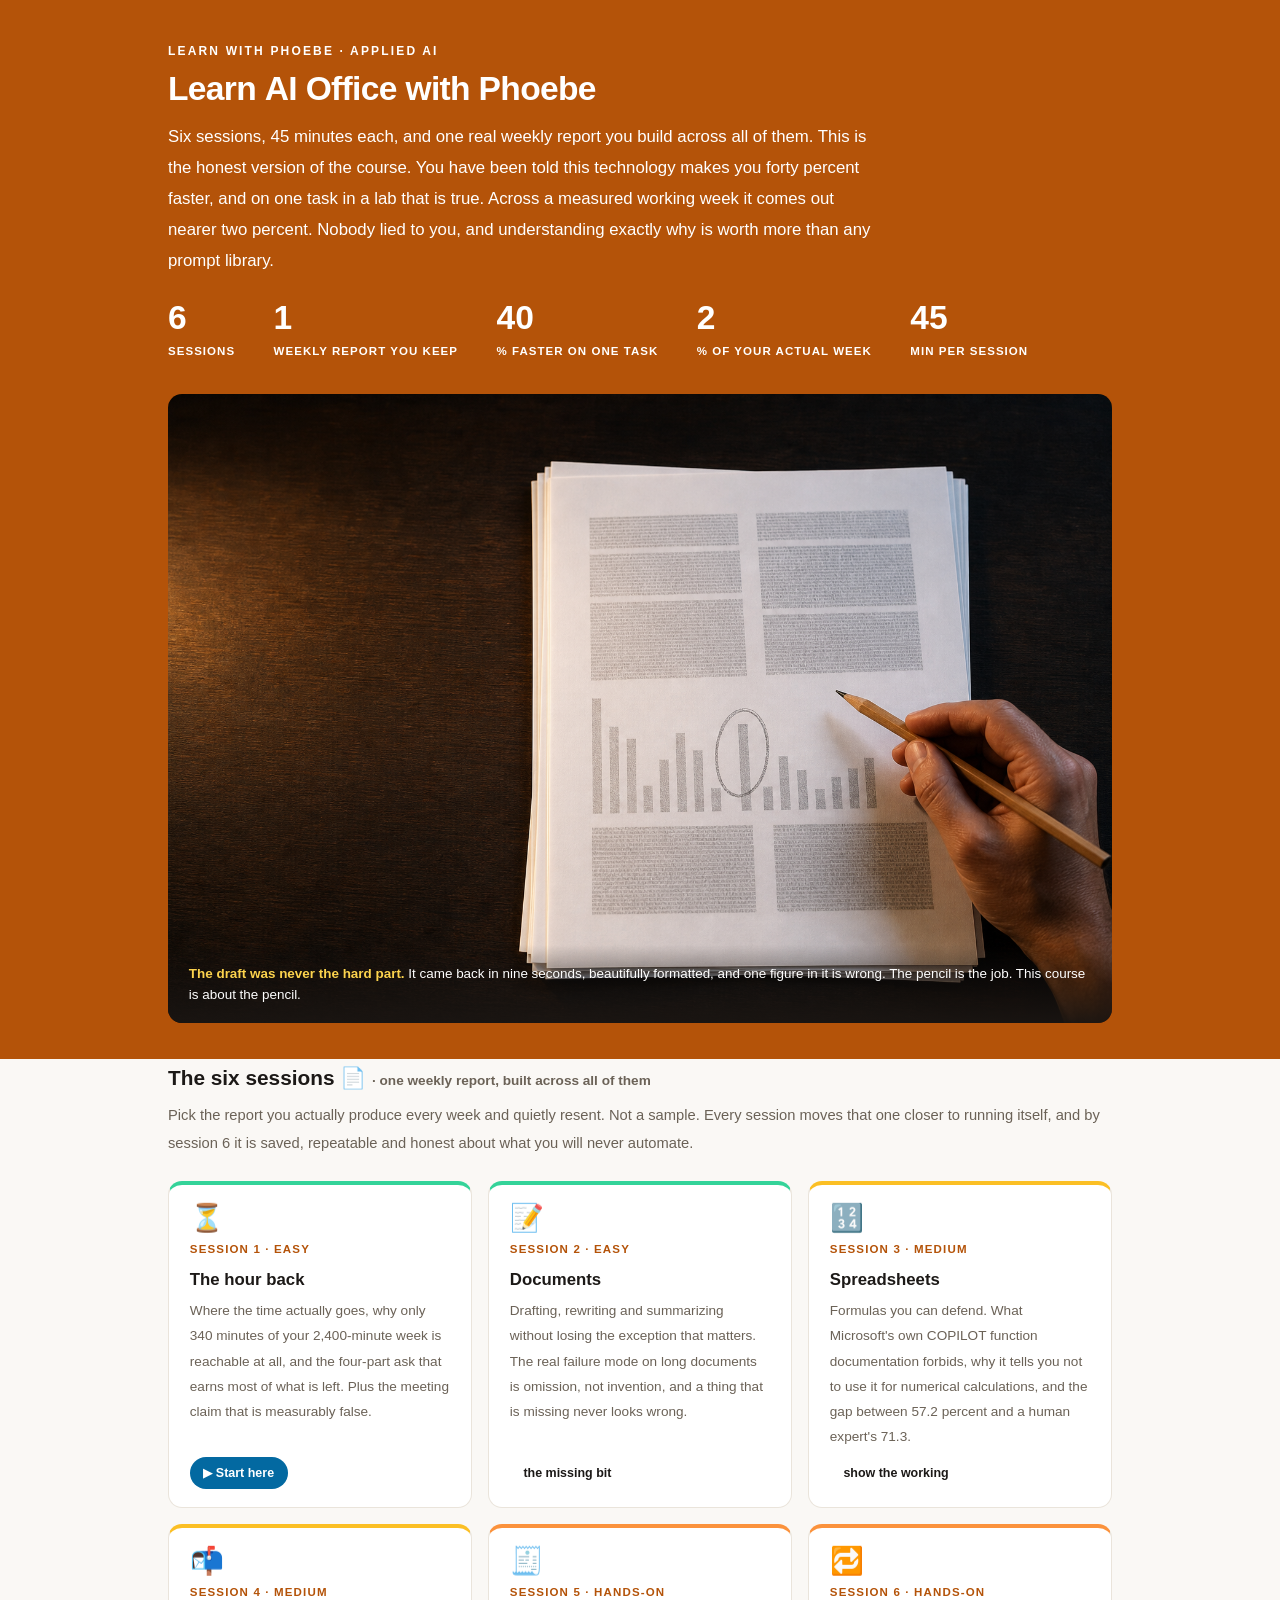
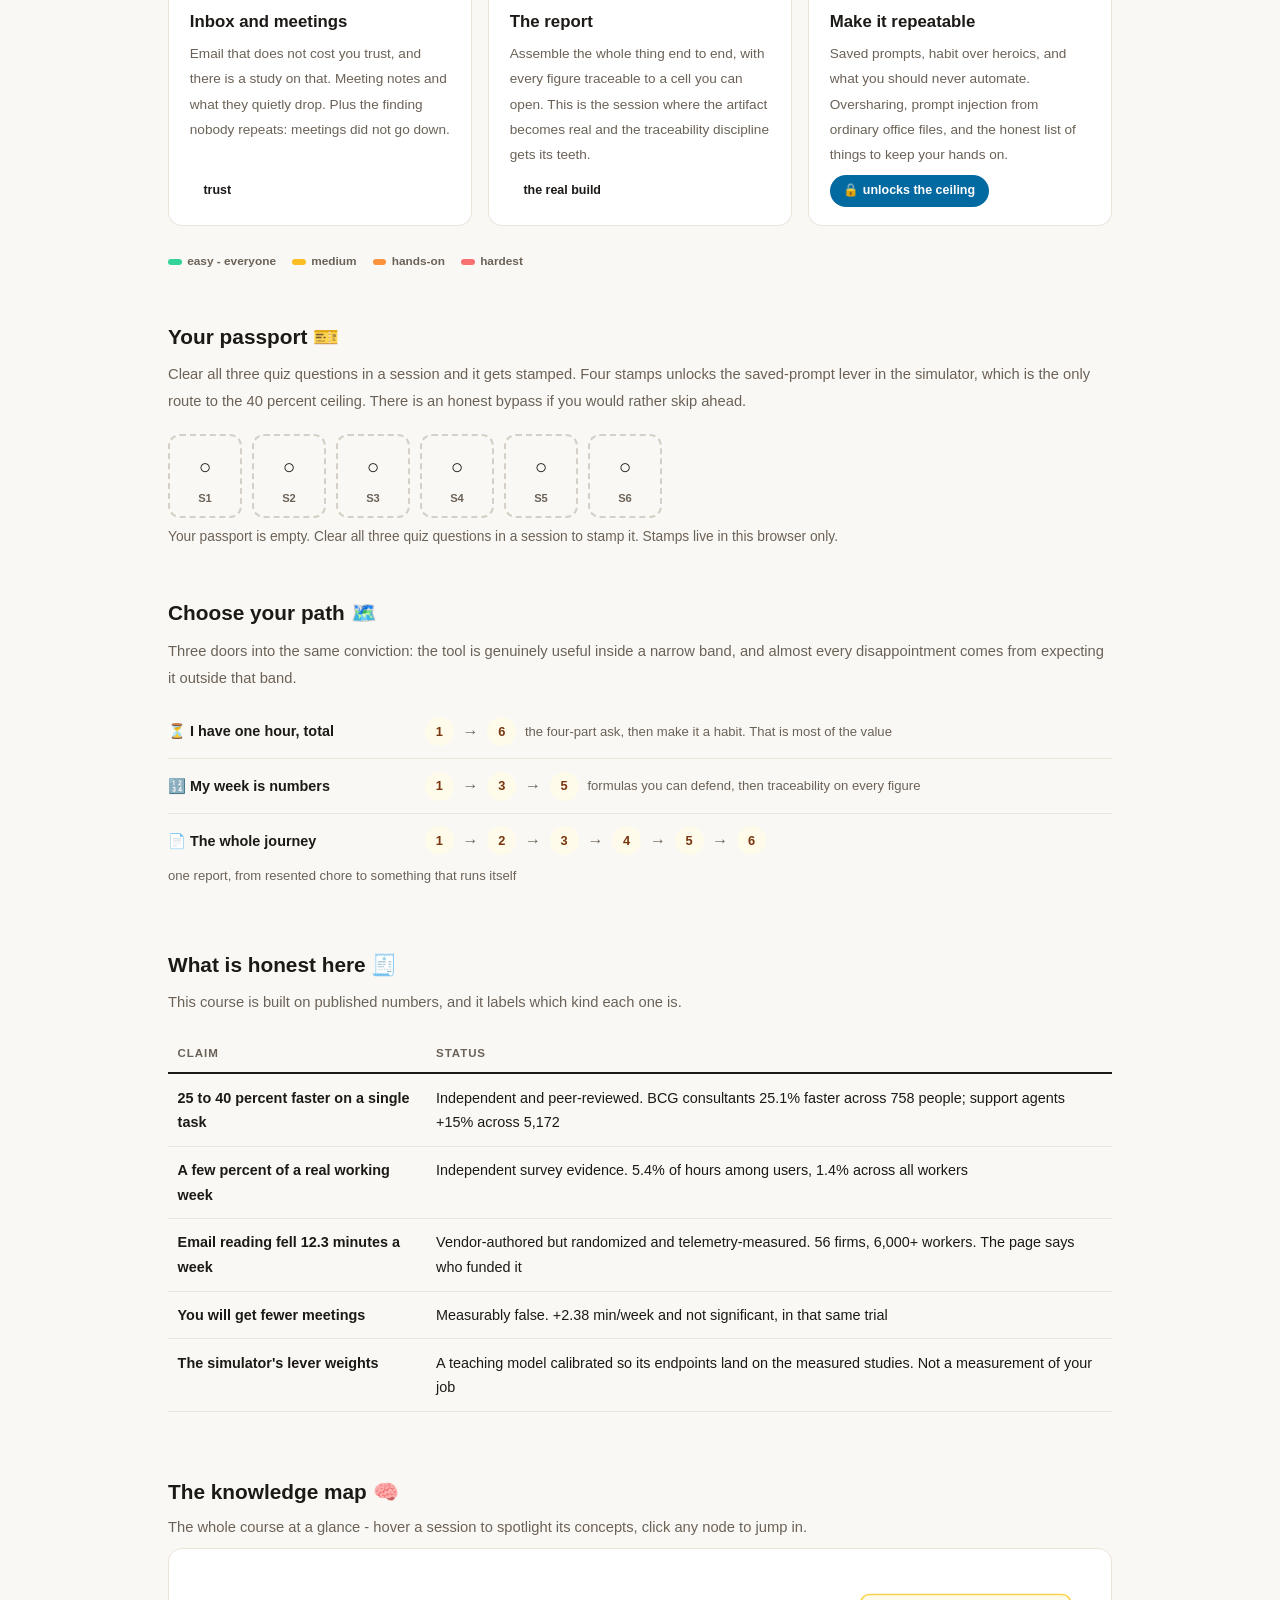
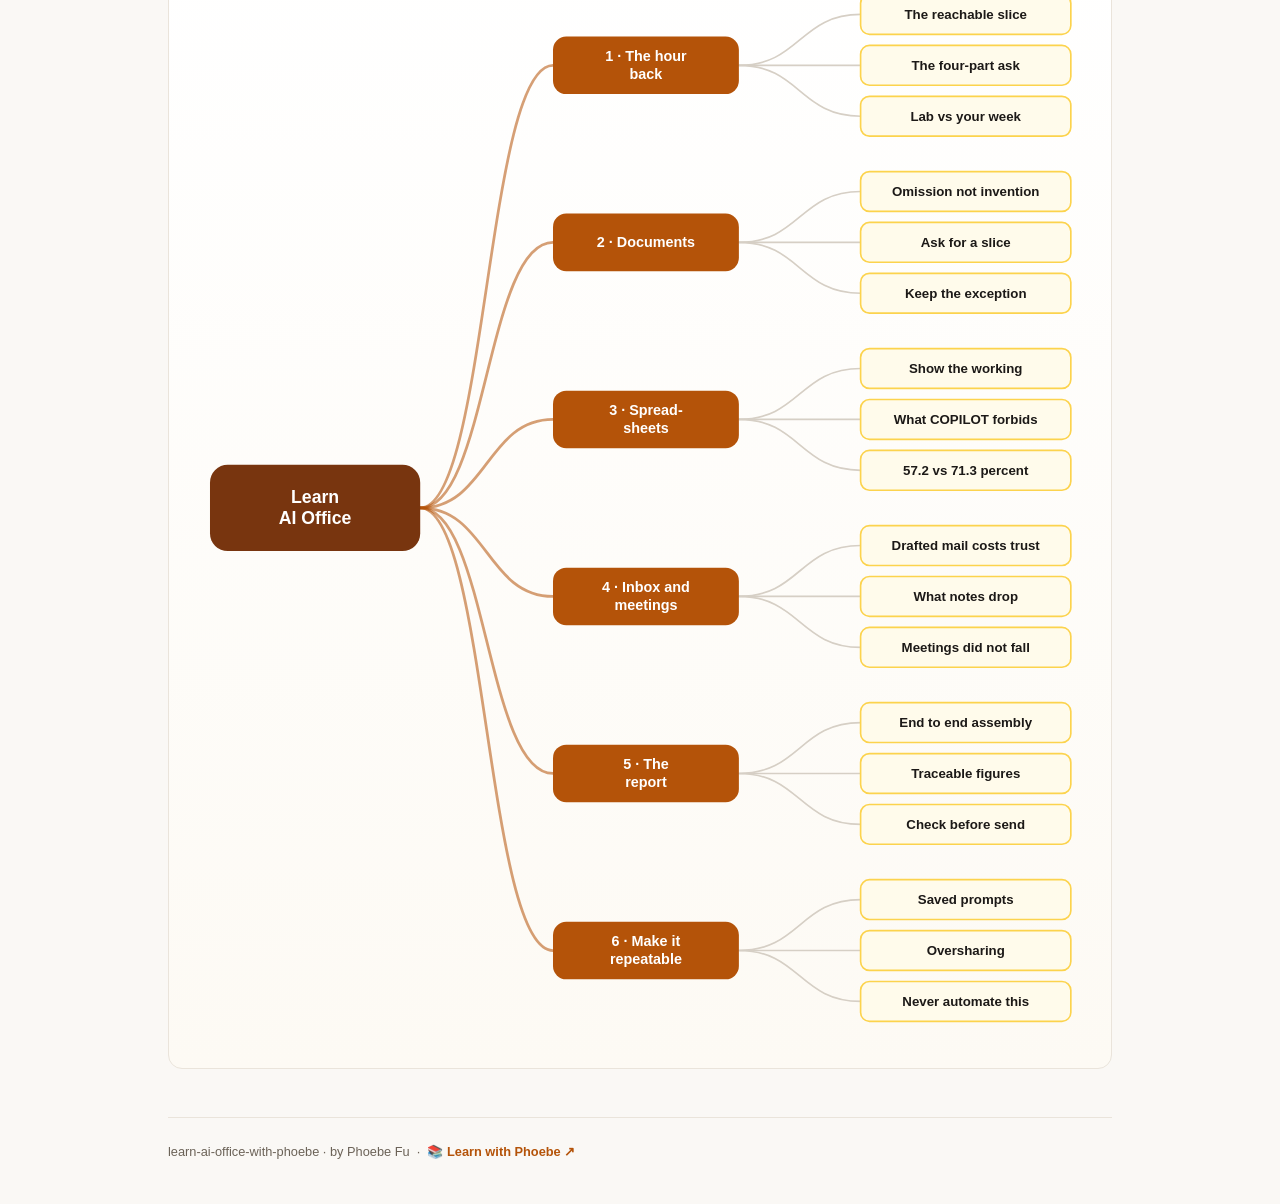
<file: index.html>
<!DOCTYPE html>
<html lang="en">
<head>
<meta charset="UTF-8">
<meta name="viewport" content="width=device-width, initial-scale=1.0">
<!-- social:start -->
<meta name="description" content="Six sessions, one weekly report. An honest course about AI at work: why 40 percent faster on one task becomes 2 percent of your week, and what to do about it. Free, by Phoebe Fu.">
<meta property="og:type" content="website">
<meta property="og:site_name" content="Learn with Phoebe">
<meta property="og:title" content="Learn AI Office with Phoebe">
<meta property="og:description" content="Six sessions, one weekly report. Why 40 percent faster on one task becomes 2 percent of your week, and what to do about it.">
<meta property="og:url" content="https://phoebefu6.github.io/learn-ai-office-with-phoebe/">
<meta property="og:image" content="https://phoebefu6.github.io/learn-ai-office-with-phoebe/assets/og-cover.png">
<meta property="og:image:width" content="1200">
<meta property="og:image:height" content="630">
<meta name="twitter:card" content="summary_large_image">
<meta name="twitter:title" content="Learn AI Office with Phoebe">
<meta name="twitter:description" content="Six sessions, one weekly report. An honest course about AI at work.">
<meta name="twitter:image" content="https://phoebefu6.github.io/learn-ai-office-with-phoebe/assets/og-cover.png">
<!-- social:end -->
<title>Learn AI Office with Phoebe</title>
<link rel="stylesheet" href="assets/style.css?v=26">
<style>

  .stats-row { display: flex; gap: 2.4rem; margin-top: 1.5rem; flex-wrap: wrap; }
  .stat b { display: block; font-size: 2.1rem; font-weight: 800; line-height: 1.05; font-variant-numeric: tabular-nums; }
  .stat span { font-size: .72rem; opacity: 1; text-transform: uppercase; letter-spacing: .09em; font-weight: 600; }

  .course-grid { display: grid; grid-template-columns: repeat(auto-fit, minmax(17rem, 1fr)); gap: 1rem; margin-top: 1.5rem; }
  .course-card {
    border: 1px solid var(--hairline);
    border-top: 4px solid var(--diff, var(--indigo));
    border-radius: var(--radius);
    padding: 1.2rem 1.3rem 1.1rem;
    display: flex;
    flex-direction: column;
    gap: .5rem;
    text-decoration: none;
    color: var(--ink);
    background: #fff;
    transition: box-shadow .15s ease, border-color .15s ease, transform .15s ease;
    position: relative;
  }
  .course-card:hover { border-color: var(--indigo-soft); border-top-color: var(--diff, var(--indigo)); box-shadow: 0 8px 28px rgba(180,83,9,.14); transform: translateY(-3px); }
  .course-card .cicon { font-size: 1.7rem; line-height: 1; }
  .course-card .cnum { font-size: .72rem; font-weight: 700; color: var(--indigo); text-transform: uppercase; letter-spacing: .1em; }
  .course-card h3 { font-size: 1.05rem; font-weight: 800; line-height: 1.3; }
  .course-card p { font-size: .85rem; color: var(--muted); flex: 1; }
  .course-card .meta { display: flex; gap: .4rem; flex-wrap: wrap; }

  .diff-legend { display: flex; gap: 1rem; margin-top: 1.6rem; font-size: .74rem; color: var(--muted); font-weight: 600; flex-wrap: wrap; }
  .diff-legend i { display: inline-block; width: .85rem; height: .35rem; border-radius: 999px; margin-right: .35rem; vertical-align: middle; }

  .paths { margin-top: 2.6rem; }
  .paths h2 { font-size: 1.3rem; font-weight: 800; margin-bottom: .3rem; }
  .paths .plede { color: var(--muted); font-size: .92rem; margin-bottom: .8rem; }
  .path { display: flex; gap: .55rem; align-items: center; padding: .75rem 0; border-bottom: .5px solid var(--hairline); flex-wrap: wrap; }
  .path:last-child { border-bottom: none; }
  .path b { min-width: 15.5rem; font-size: .9rem; }
  .path .pstep { background: var(--indigo-50); color: var(--indigo-deep); border-radius: 999px; padding: .16rem .68rem; font-weight: 700; font-size: .8rem; text-decoration: none; transition: all .12s ease; }
  .path .pstep:hover { background: var(--indigo); color: #fff; }
  .path .parr { color: var(--muted); font-weight: 700; }

  .mm-section { margin-top: 1.6rem; }
  .mm-section h2 { font-size: 1.3rem; font-weight: 800; margin-bottom: .2rem; }
  .mm-section .mm-lede { color: var(--muted); font-size: .92rem; margin-bottom: .4rem; }
  .mm-wrap { border: 1px solid var(--hairline); border-radius: var(--radius); background: linear-gradient(180deg,#fff,#FDFAF4); padding: .6rem; overflow-x: auto; }
  .mm-svg { width: 100%; height: auto; display: block; max-width: 60rem; margin: 0 auto; min-width: 34rem; }
  .mm-link { cursor: pointer; text-decoration: none; }
  .mm-node rect { transition: opacity .15s ease, filter .15s ease; }
  .mm-node text { pointer-events: none; }
  .mm-link:hover .mm-node rect { filter: brightness(1.06); }
  .mm-edge { transition: opacity .15s ease; }

  .hero-art { position: relative; margin: 1.8rem 0 0; border-radius: var(--radius); overflow: hidden; background: #1A1512; }
  .hero-art img { display: block; width: 100%; height: auto; }
  .hero-art figcaption {
    position: absolute; left: 0; right: 0; bottom: 0; padding: 1.1rem 1.3rem;
    background: linear-gradient(to top, rgba(26,21,18,.94), rgba(26,21,18,0));
    color: #fff; font-size: .84rem; line-height: 1.6;
  }
  .hero-art figcaption b { color: #FCD34D; }
  @media (max-width: 720px) { .hero-art figcaption { position: static; background: #1A1512; } }
</style>
</head>
<body>

<header class="masthead">
  <div class="wrap">
    <div class="eyebrow">Learn with Phoebe · Applied AI</div>
    <h1>Learn AI <span class="accent">Office</span> with Phoebe</h1>
    <p class="sub">Six sessions, 45 minutes each, and one real weekly report you build across all of them. This is the honest version of the course. You have been told this technology makes you forty percent faster, and on one task in a lab that is true. Across a measured working week it comes out nearer two percent. Nobody lied to you, and understanding exactly why is worth more than any prompt library.</p>
    <div class="stats-row">
      <div class="stat"><b data-count="6">6</b><span>sessions</span></div>
      <div class="stat"><b data-count="1">1</b><span>weekly report you keep</span></div>
      <div class="stat"><b data-count="40">40</b><span>% faster on one task</span></div>
      <div class="stat"><b data-count="2">2</b><span>% of your actual week</span></div>
      <div class="stat"><b data-count="45">45</b><span>min per session</span></div>
    </div>
    <figure class="hero-art">
      <img src="assets/hero.png" alt="An immaculate printed report on a dark desk under a warm lamp. Every word on the page is an abstract grey texture. One bar on its chart has been circled by hand in graphite pencil, and a hand holds the pencil stopped just above the paper.">
      <figcaption><b>The draft was never the hard part.</b> It came back in nine seconds, beautifully formatted, and one figure in it is wrong. The pencil is the job. This course is about the pencil.</figcaption>
    </figure>
  </div>
</header>

<main class="wrap">

  <section class="section">
    <div class="paths" style="margin-top:0">
      <h2>The six sessions 📄 <span style="font-size:.85rem;font-weight:600;color:var(--muted)">· one weekly report, built across all of them</span></h2>
      <p class="plede">Pick the report you actually produce every week and quietly resent. Not a sample. Every session moves that one closer to running itself, and by session 6 it is saved, repeatable and honest about what you will never automate.</p>
    </div>

    <div class="course-grid">
      <a class="course-card" href="courses/01-the-hour-back.html" style="--diff:#34D399">
        <span class="cicon">⏳</span>
        <span class="cnum">Session 1 · easy</span>
        <h3>The hour back</h3>
        <p>Where the time actually goes, why only 340 minutes of your 2,400-minute week is reachable at all, and the four-part ask that earns most of what is left. Plus the meeting claim that is measurably false.</p>
        <span class="meta"><span class="pill amber">▶ Start here</span></span>
      </a>
      <a class="course-card" href="courses/02-documents.html" style="--diff:#34D399">
        <span class="cicon">📝</span>
        <span class="cnum">Session 2 · easy</span>
        <h3>Documents</h3>
        <p>Drafting, rewriting and summarizing without losing the exception that matters. The real failure mode on long documents is omission, not invention, and a thing that is missing never looks wrong.</p>
        <span class="meta"><span class="pill">the missing bit</span></span>
      </a>
      <a class="course-card" href="courses/03-spreadsheets.html" style="--diff:#FBBF24">
        <span class="cicon">🔢</span>
        <span class="cnum">Session 3 · medium</span>
        <h3>Spreadsheets</h3>
        <p>Formulas you can defend. What Microsoft's own COPILOT function documentation forbids, why it tells you not to use it for numerical calculations, and the gap between 57.2 percent and a human expert's 71.3.</p>
        <span class="meta"><span class="pill">show the working</span></span>
      </a>
      <a class="course-card" href="courses/04-inbox-and-meetings.html" style="--diff:#FBBF24">
        <span class="cicon">📬</span>
        <span class="cnum">Session 4 · medium</span>
        <h3>Inbox and meetings</h3>
        <p>Email that does not cost you trust, and there is a study on that. Meeting notes and what they quietly drop. Plus the finding nobody repeats: meetings did not go down.</p>
        <span class="meta"><span class="pill">trust</span></span>
      </a>
      <a class="course-card" href="courses/05-the-report.html" style="--diff:#FB923C">
        <span class="cicon">🧾</span>
        <span class="cnum">Session 5 · hands-on</span>
        <h3>The report</h3>
        <p>Assemble the whole thing end to end, with every figure traceable to a cell you can open. This is the session where the artifact becomes real and the traceability discipline gets its teeth.</p>
        <span class="meta"><span class="pill">the real build</span></span>
      </a>
      <a class="course-card" href="courses/06-make-it-repeatable.html" style="--diff:#FB923C">
        <span class="cicon">🔁</span>
        <span class="cnum">Session 6 · hands-on</span>
        <h3>Make it repeatable</h3>
        <p>Saved prompts, habit over heroics, and what you should never automate. Oversharing, prompt injection from ordinary office files, and the honest list of things to keep your hands on.</p>
        <span class="meta"><span class="pill amber">🔒 unlocks the ceiling</span></span>
      </a>
    </div>

    <div class="diff-legend">
      <span><i style="background:#34D399"></i>easy - everyone</span>
      <span><i style="background:#FBBF24"></i>medium</span>
      <span><i style="background:#FB923C"></i>hands-on</span>
      <span><i style="background:#F87171"></i>hardest</span>
    </div>
  </section>

  <section class="section">
    <div class="paths" style="margin-top:0">
      <h2>Your passport 🎫</h2>
      <p class="plede">Clear all three quiz questions in a session and it gets stamped. Four stamps unlocks the saved-prompt lever in the simulator, which is the only route to the 40 percent ceiling. There is an honest bypass if you would rather skip ahead.</p>
    </div>
    <div class="pp-strip"></div>
  </section>

  <section class="section">
    <div class="paths">
      <h2>Choose your path 🗺️</h2>
      <p class="plede">Three doors into the same conviction: the tool is genuinely useful inside a narrow band, and almost every disappointment comes from expecting it outside that band.</p>
      <div class="path"><b>⏳ I have one hour, total</b>
        <a class="pstep" href="courses/01-the-hour-back.html">1</a><span class="parr">→</span>
        <a class="pstep" href="courses/06-make-it-repeatable.html">6</a>
        <span style="font-size:.82rem;color:var(--muted)">the four-part ask, then make it a habit. That is most of the value</span>
      </div>
      <div class="path"><b>🔢 My week is numbers</b>
        <a class="pstep" href="courses/01-the-hour-back.html">1</a><span class="parr">→</span>
        <a class="pstep" href="courses/03-spreadsheets.html">3</a><span class="parr">→</span>
        <a class="pstep" href="courses/05-the-report.html">5</a>
        <span style="font-size:.82rem;color:var(--muted)">formulas you can defend, then traceability on every figure</span>
      </div>
      <div class="path"><b>📄 The whole journey</b>
        <a class="pstep" href="courses/01-the-hour-back.html">1</a><span class="parr">→</span>
        <a class="pstep" href="courses/02-documents.html">2</a><span class="parr">→</span>
        <a class="pstep" href="courses/03-spreadsheets.html">3</a><span class="parr">→</span>
        <a class="pstep" href="courses/04-inbox-and-meetings.html">4</a><span class="parr">→</span>
        <a class="pstep" href="courses/05-the-report.html">5</a><span class="parr">→</span>
        <a class="pstep" href="courses/06-make-it-repeatable.html">6</a>
        <span style="font-size:.82rem;color:var(--muted)">one report, from resented chore to something that runs itself</span>
      </div>
    </div>
  </section>

  <section class="section">
    <div class="paths" style="margin-top:0">
      <h2>What is honest here 🧾</h2>
      <p class="plede">This course is built on published numbers, and it labels which kind each one is.</p>
    </div>
    <table class="clean">
      <tr><th>Claim</th><th>Status</th></tr>
      <tr><td>25 to 40 percent faster on a single task</td><td>Independent and peer-reviewed. BCG consultants 25.1% faster across 758 people; support agents +15% across 5,172</td></tr>
      <tr><td>A few percent of a real working week</td><td>Independent survey evidence. 5.4% of hours among users, 1.4% across all workers</td></tr>
      <tr><td>Email reading fell 12.3 minutes a week</td><td>Vendor-authored but randomized and telemetry-measured. 56 firms, 6,000+ workers. The page says who funded it</td></tr>
      <tr><td>You will get fewer meetings</td><td>Measurably false. +2.38 min/week and not significant, in that same trial</td></tr>
      <tr><td>The simulator's lever weights</td><td>A teaching model calibrated so its endpoints land on the measured studies. Not a measurement of your job</td></tr>
    </table>
  </section>

  <section class="section mm-section">
    <h2>The knowledge map 🧠</h2>
    <p class="mm-lede">The whole course at a glance - hover a session to spotlight its concepts, click any node to jump in.</p>
    <div class="mm-wrap"><div id="mindmap"></div></div>
  </section>

  <footer class="pagefoot">
    <span>learn-ai-office-with-phoebe · by Phoebe Fu &nbsp;·&nbsp; 📚 <a href="https://phoebefu6.github.io/learn-with-phoebe/">Learn with Phoebe ↗</a></span>
  </footer>

</main>

<script>
window.MINDMAP_DATA = {
  title: "Learn\nAI Office",
  centerColor: "#78350F",
  sessions: [
    { label: "The hour\nback", href: "courses/01-the-hour-back.html", color: "#34D399",
      concepts: [
        { label: "The reachable slice", href: "courses/01-the-hour-back.html" },
        { label: "The four-part ask", href: "courses/01-the-hour-back.html" },
        { label: "Lab vs your week", href: "courses/01-the-hour-back.html" } ] },
    { label: "Documents", href: "courses/02-documents.html", color: "#34D399",
      concepts: [
        { label: "Omission not invention", href: "courses/02-documents.html" },
        { label: "Ask for a slice", href: "courses/02-documents.html" },
        { label: "Keep the exception", href: "courses/02-documents.html" } ] },
    { label: "Spread-\nsheets", href: "courses/03-spreadsheets.html", color: "#FBBF24",
      concepts: [
        { label: "Show the working", href: "courses/03-spreadsheets.html" },
        { label: "What COPILOT forbids", href: "courses/03-spreadsheets.html" },
        { label: "57.2 vs 71.3 percent", href: "courses/03-spreadsheets.html" } ] },
    { label: "Inbox and\nmeetings", href: "courses/04-inbox-and-meetings.html", color: "#FBBF24",
      concepts: [
        { label: "Drafted mail costs trust", href: "courses/04-inbox-and-meetings.html" },
        { label: "What notes drop", href: "courses/04-inbox-and-meetings.html" },
        { label: "Meetings did not fall", href: "courses/04-inbox-and-meetings.html" } ] },
    { label: "The\nreport", href: "courses/05-the-report.html", color: "#FB923C",
      concepts: [
        { label: "End to end assembly", href: "courses/05-the-report.html" },
        { label: "Traceable figures", href: "courses/05-the-report.html" },
        { label: "Check before send", href: "courses/05-the-report.html" } ] },
    { label: "Make it\nrepeatable", href: "courses/06-make-it-repeatable.html", color: "#FB923C",
      concepts: [
        { label: "Saved prompts", href: "courses/06-make-it-repeatable.html" },
        { label: "Oversharing", href: "courses/06-make-it-repeatable.html" },
        { label: "Never automate this", href: "courses/06-make-it-repeatable.html" } ] }
  ]
};
</script>
<script src="assets/mindmap.js?v=1"></script>
<script src="assets/app.js?v=23"></script>
</body>
</html>
</file>
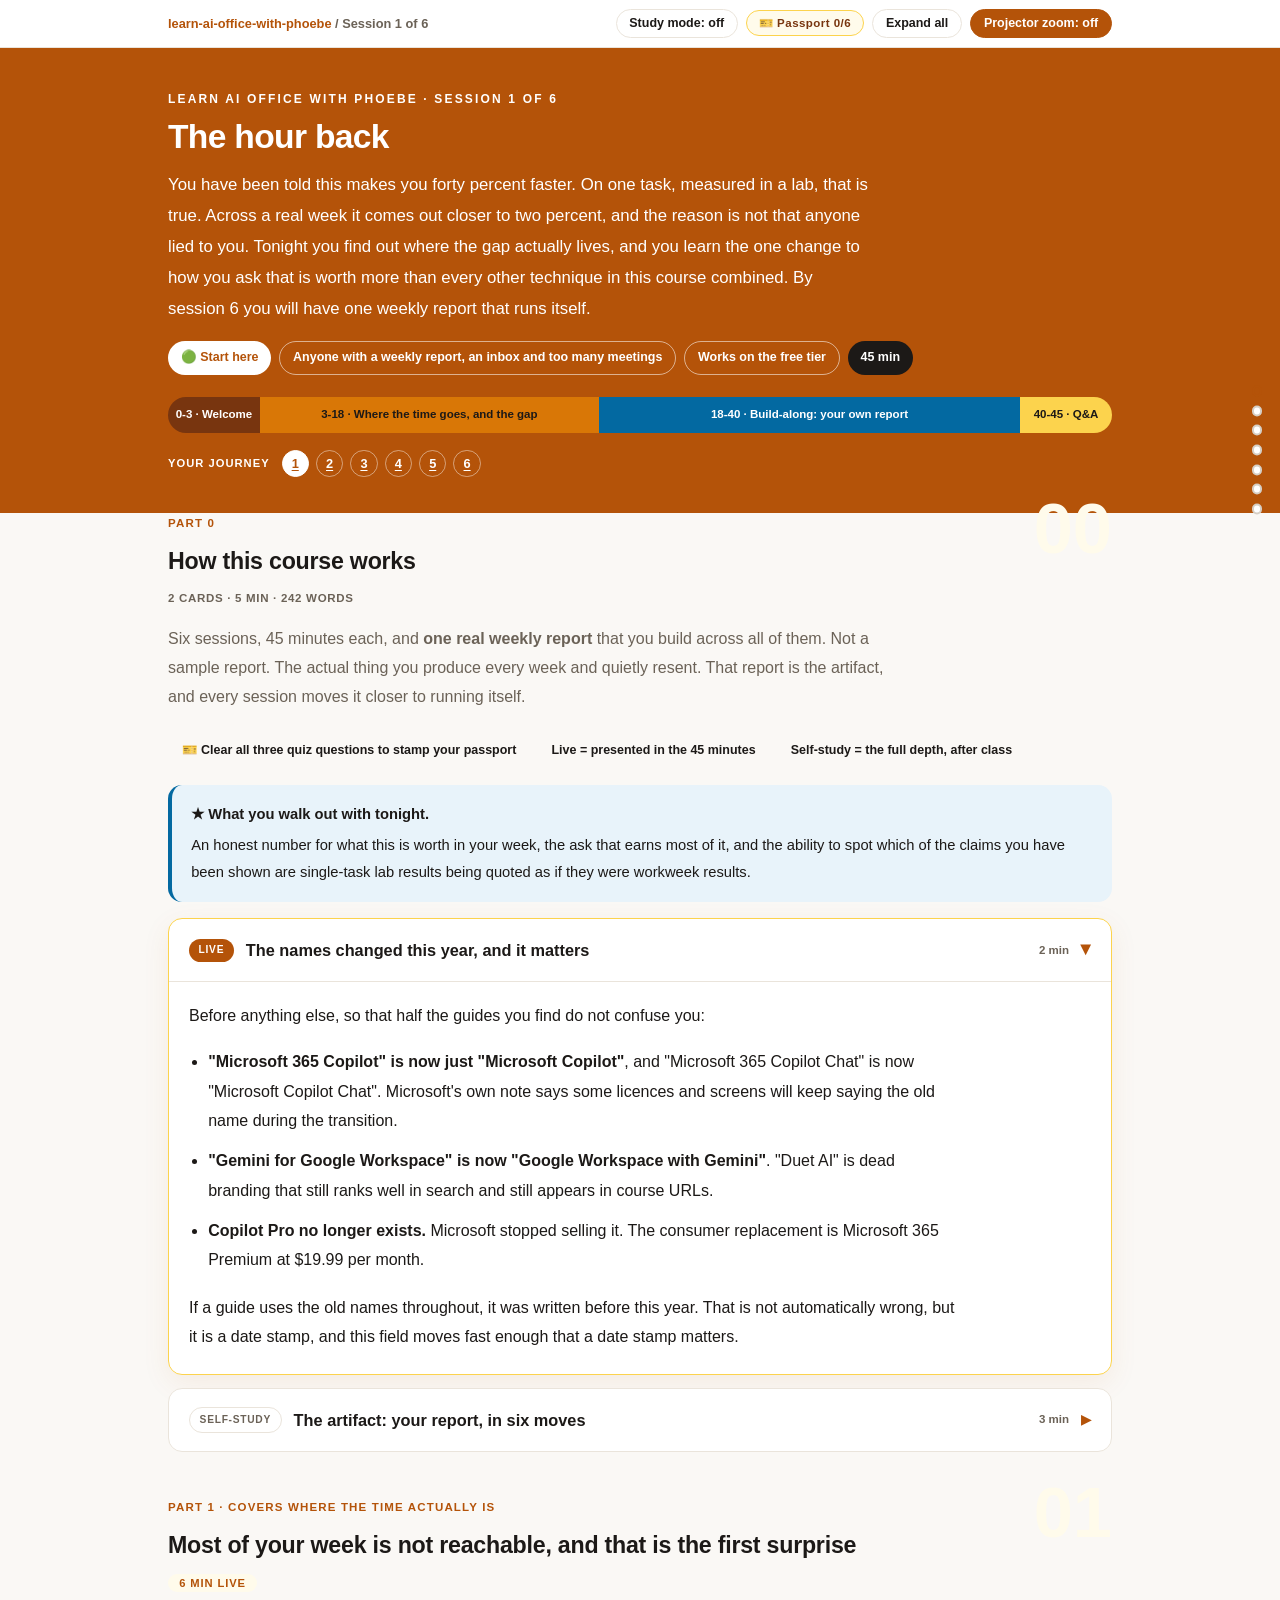
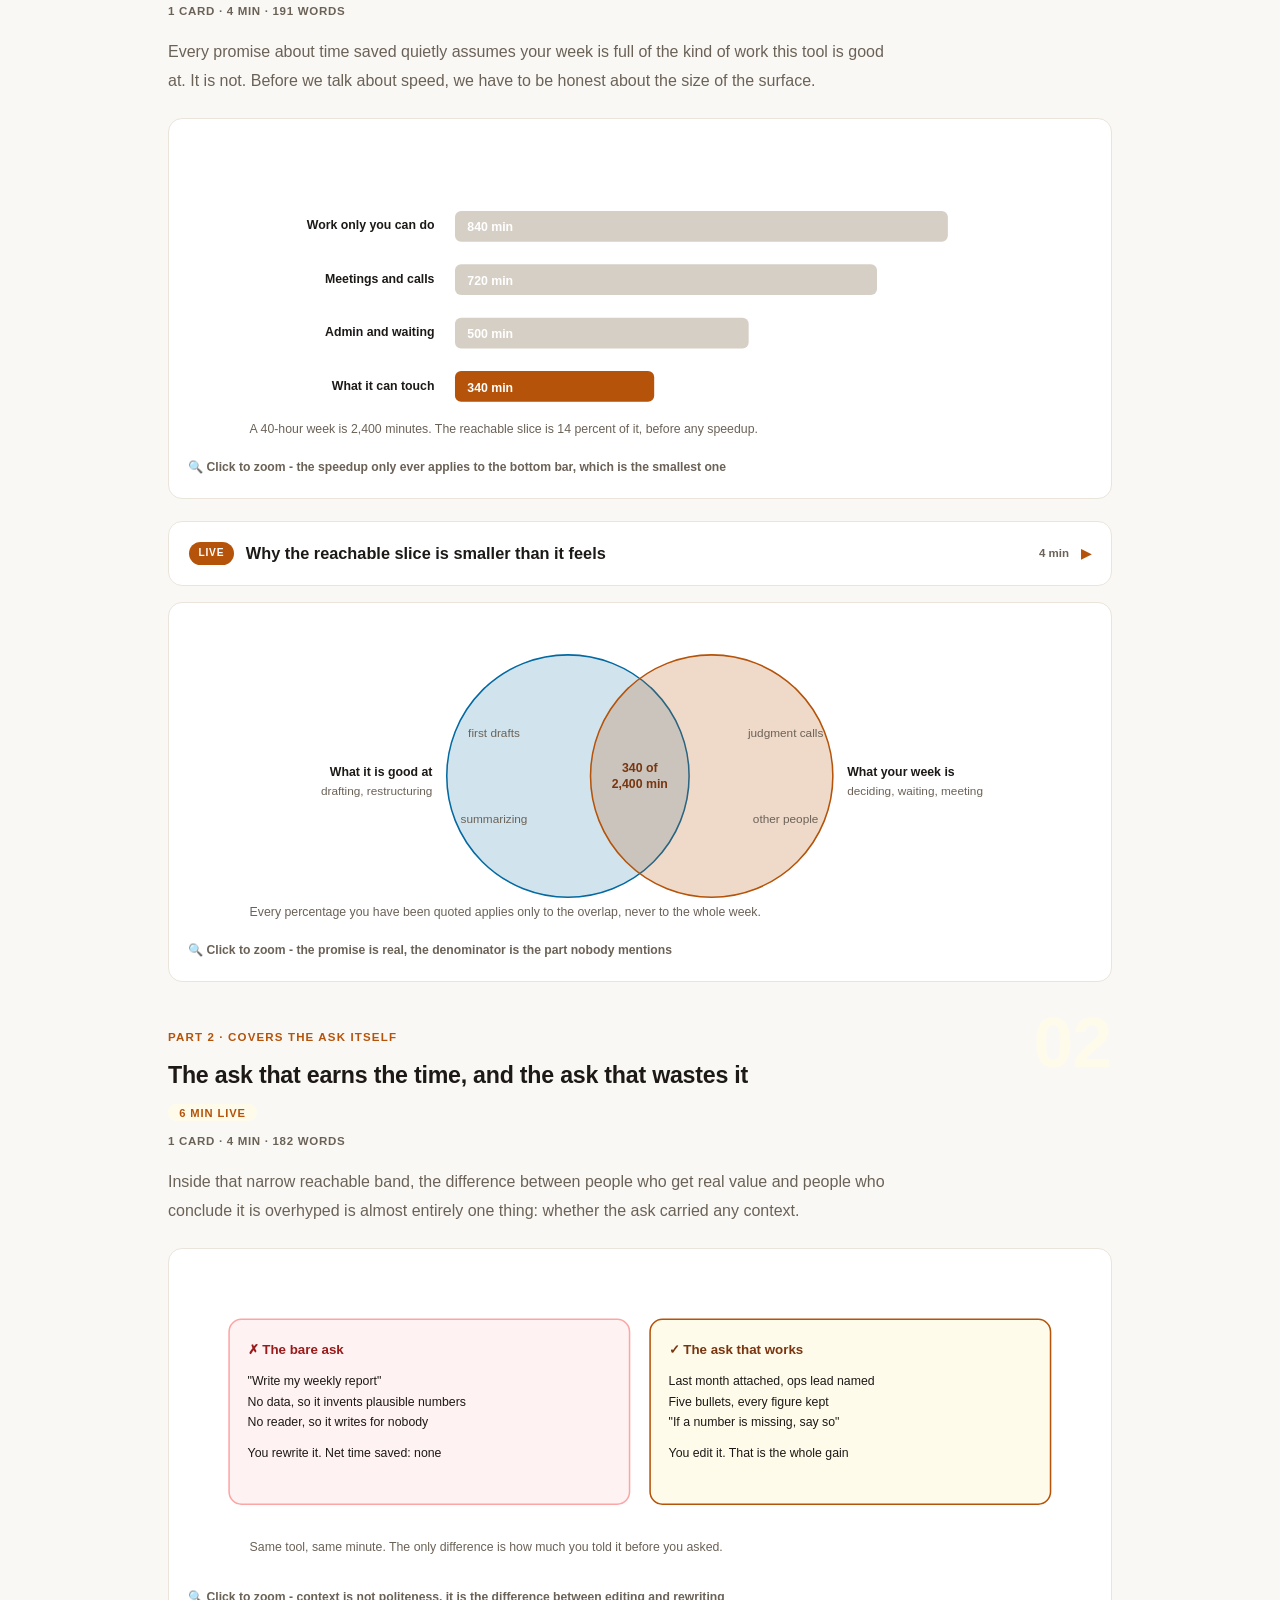
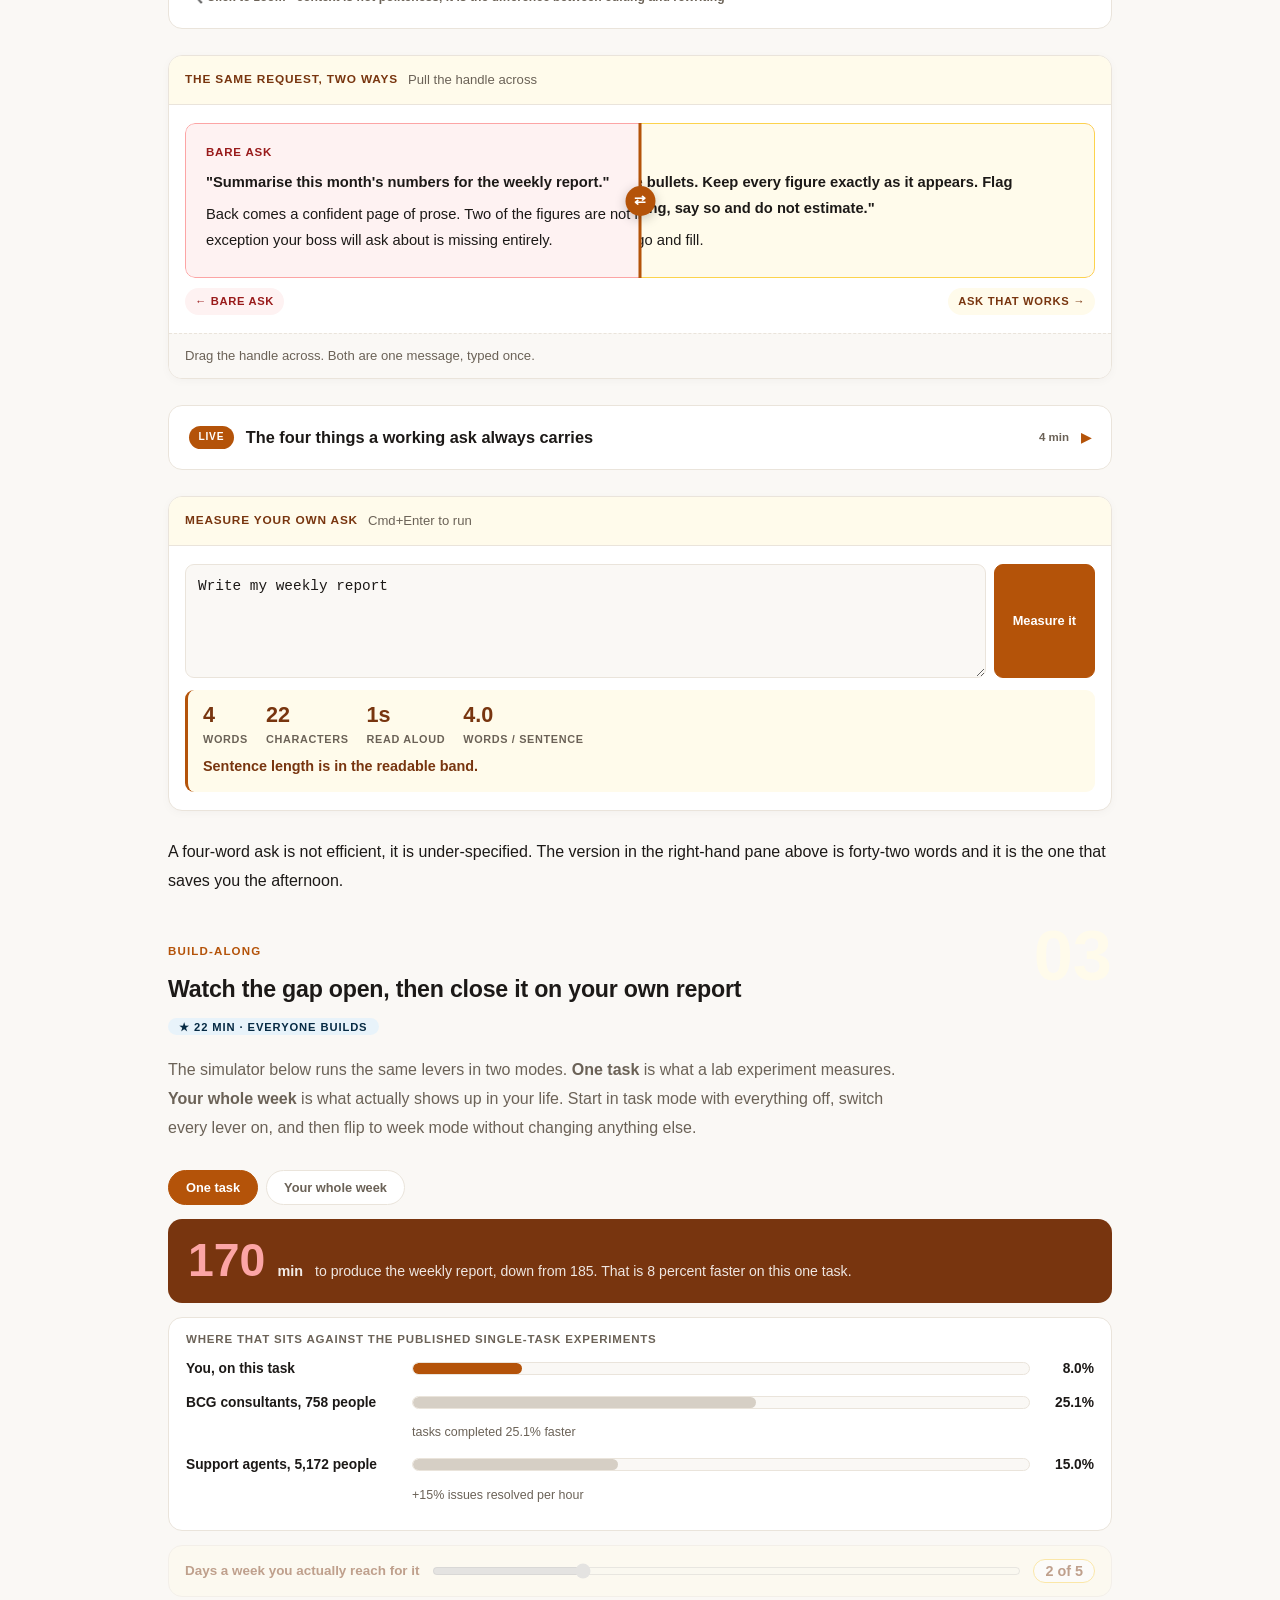
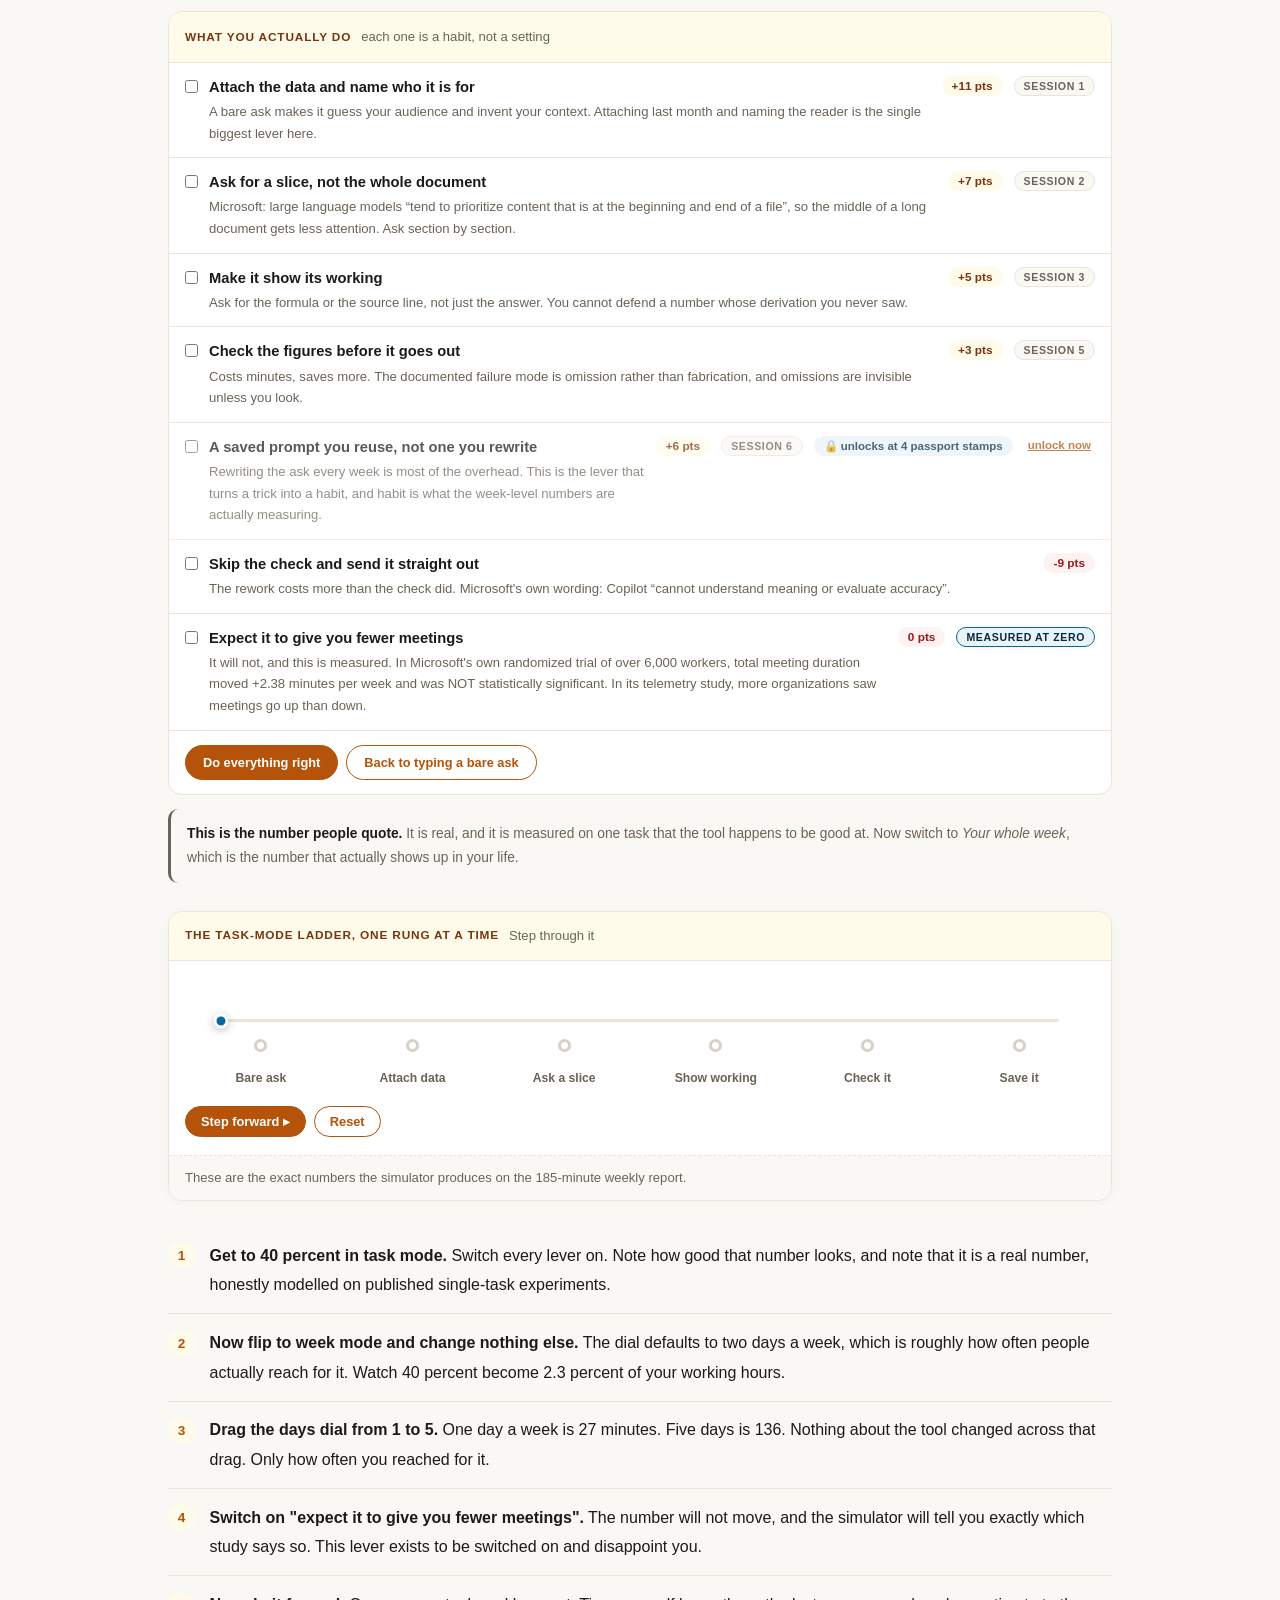
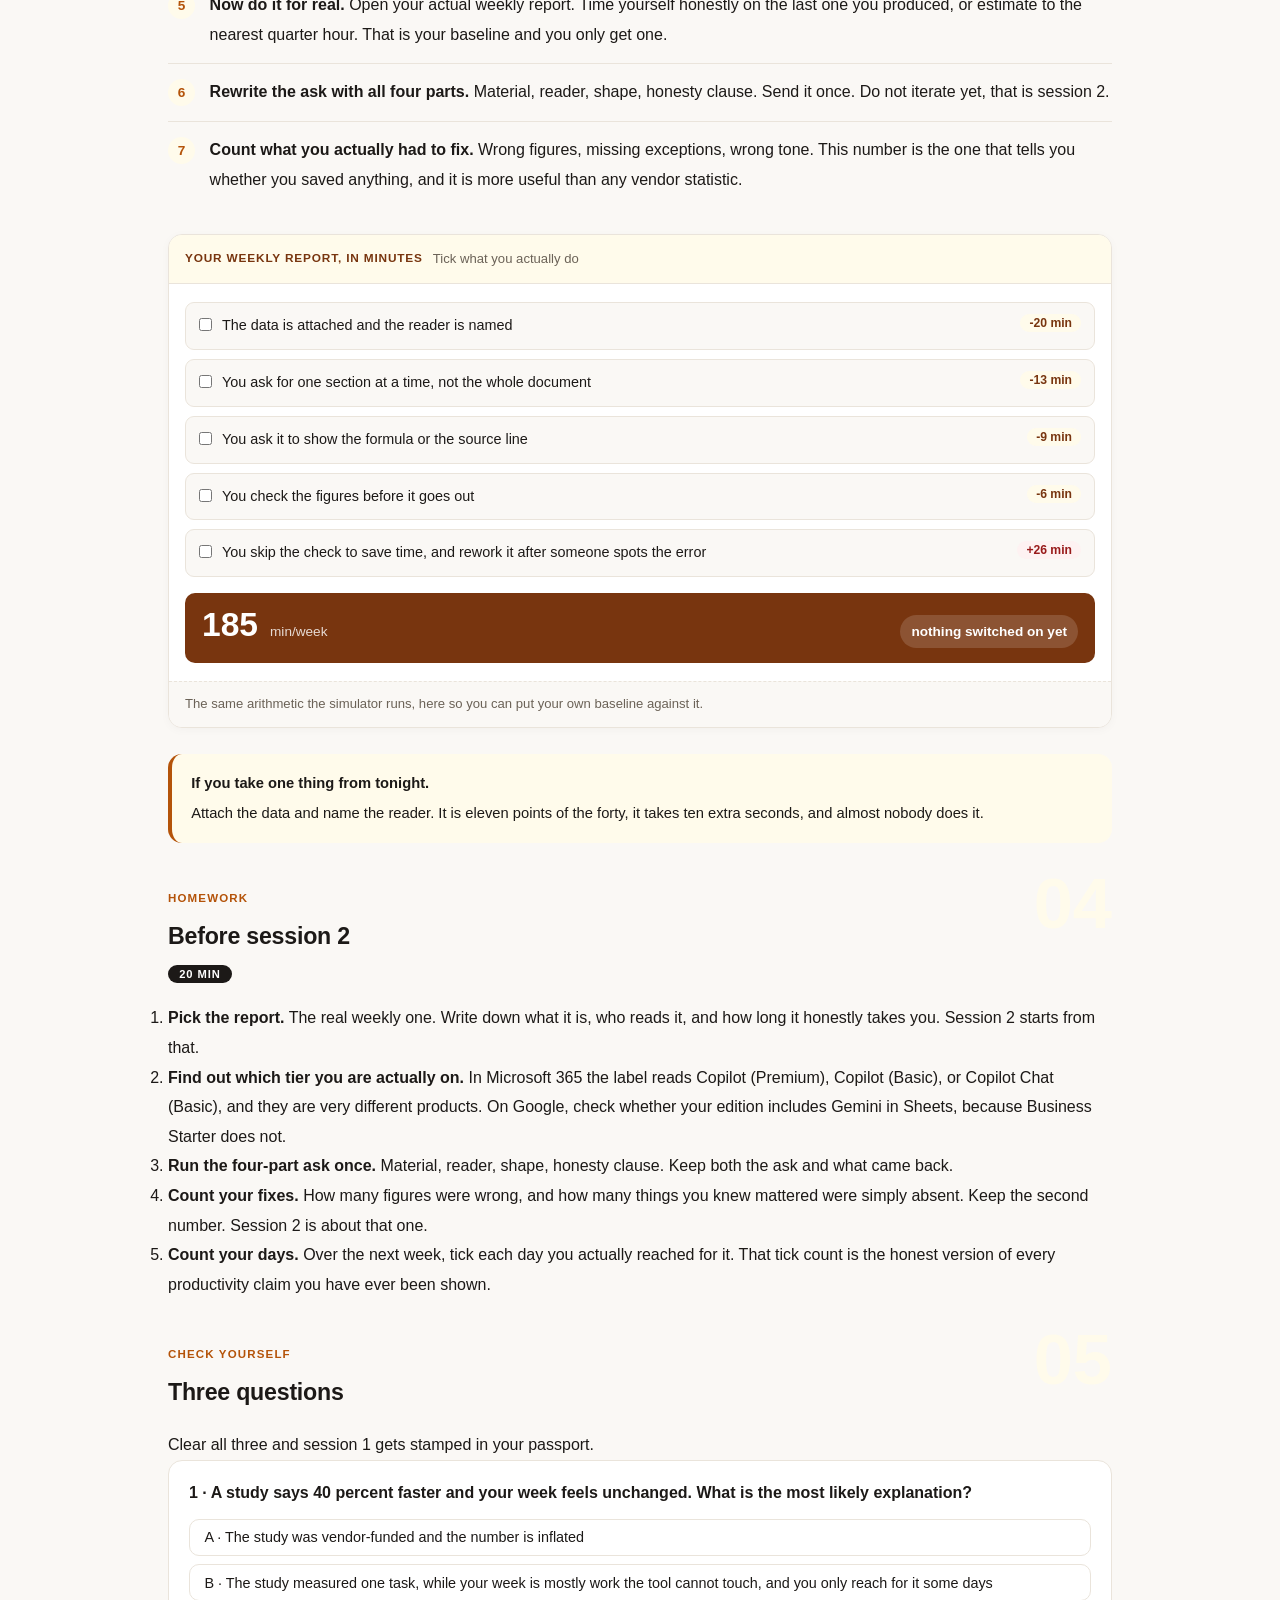
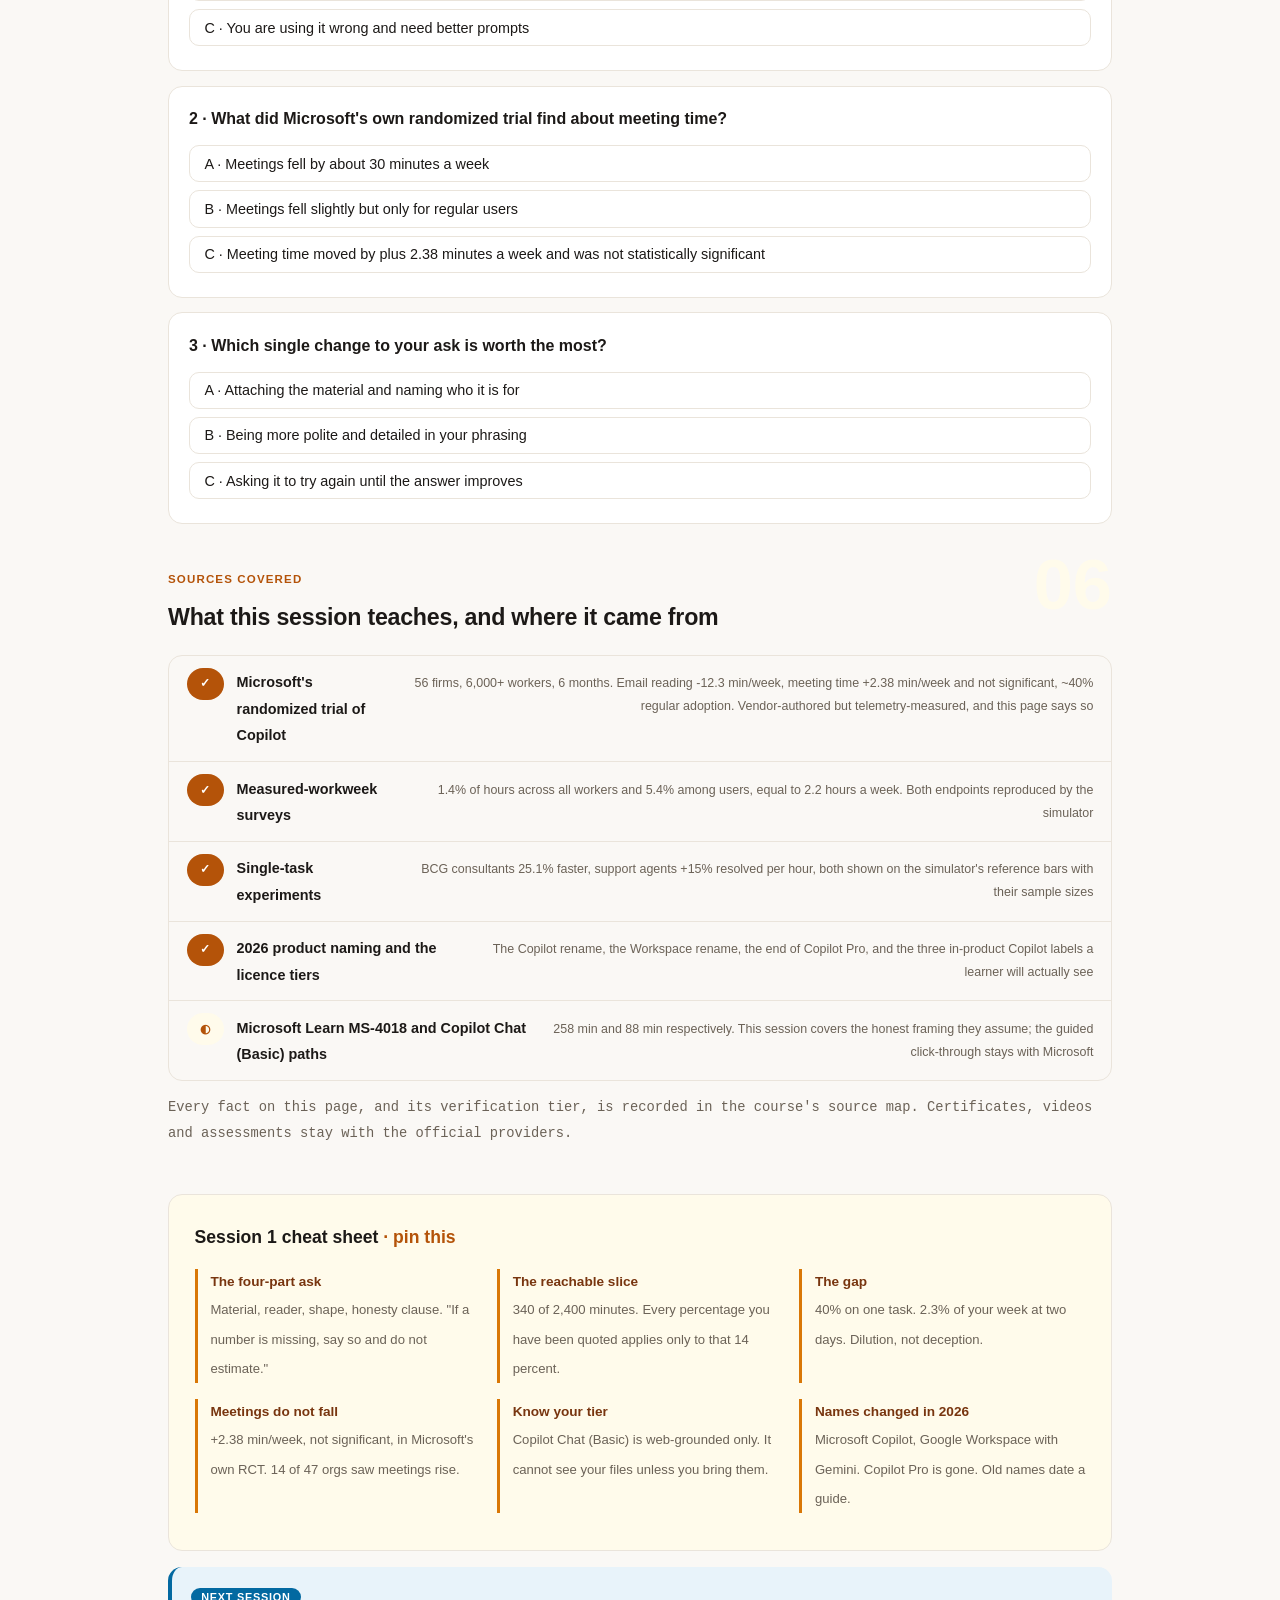
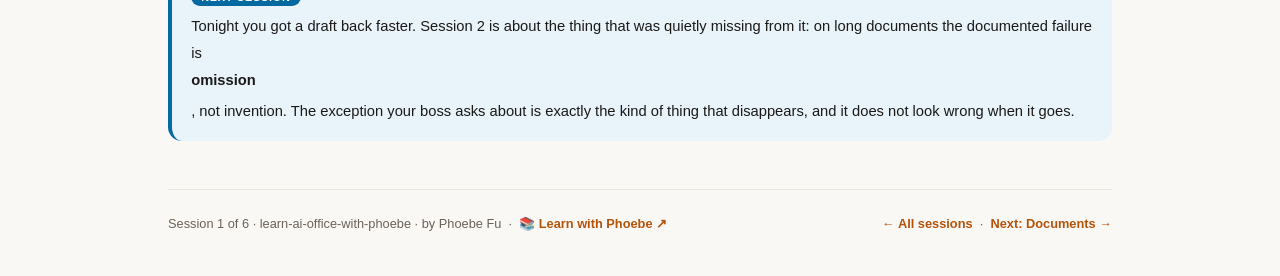
<file: courses/01-the-hour-back.html>
<!DOCTYPE html>
<html lang="en">
<head>
<meta charset="UTF-8">
<meta name="viewport" content="width=device-width, initial-scale=1.0">
<!-- social:start -->
<meta name="description" content="Session 1 of 6. Six sessions, one weekly report. Tonight: why 40 percent faster on one task becomes 2 percent of your week, and the ask that actually earns the time back.">
<meta property="og:type" content="article">
<meta property="og:site_name" content="Learn with Phoebe">
<meta property="og:title" content="The hour back - learn ai office with phoebe">
<meta property="og:description" content="Session 1 of 6. Why 40 percent faster on one task becomes 2 percent of your week, and the ask that actually earns the time back.">
<meta property="og:url" content="https://phoebefu6.github.io/learn-ai-office-with-phoebe/courses/01-the-hour-back.html">
<meta property="og:image" content="https://phoebefu6.github.io/learn-ai-office-with-phoebe/assets/og-cover.png">
<meta property="og:image:width" content="1200">
<meta property="og:image:height" content="630">
<meta name="twitter:card" content="summary_large_image">
<meta name="twitter:title" content="The hour back - learn ai office with phoebe">
<meta name="twitter:description" content="Session 1 of 6. Why 40 percent faster on one task becomes 2 percent of your week.">
<meta name="twitter:image" content="https://phoebefu6.github.io/learn-ai-office-with-phoebe/assets/og-cover.png">
<!-- social:end -->
<title>Session 1 · The hour back - learn ai office with phoebe</title>
<link rel="stylesheet" href="../assets/style.css?v=25">
</head>
<body>

<div class="toolbar">
  <div class="wrap">
    <span class="crumb"><a href="../index.html">learn-ai-office-with-phoebe</a> / Session 1 of 6</span>
    <button class="btn" id="toggle-all" type="button">Expand all</button>
    <button class="btn primary" id="zoom-toggle" type="button">Projector zoom: off</button>
  </div>
</div>

<header class="masthead">
  <div class="wrap">
    <div class="eyebrow">Learn AI Office with Phoebe · Session 1 of 6</div>
    <h1>The <span class="accent">hour back</span></h1>
    <p class="sub">You have been told this makes you forty percent faster. On one task, measured in a lab, that is true. Across a real week it comes out closer to two percent, and the reason is not that anyone lied to you. Tonight you find out where the gap actually lives, and you learn the one change to how you ask that is worth more than every other technique in this course combined. By session 6 you will have one weekly report that runs itself.</p>
    <div class="chip-row">
      <span class="chip level">🟢 Start here</span>
      <span class="chip audience">Anyone with a weekly report, an inbox and too many meetings</span>
      <span class="chip audience">Works on the free tier</span>
      <span class="chip time">45 min</span>
    </div>
    <div class="agenda">
      <span class="a1" style="flex:1">0-3 · Welcome</span>
      <span class="a2" style="flex:4">3-18 · Where the time goes, and the gap</span>
      <span class="a3" style="flex:5">18-40 · Build-along: your own report</span>
      <span class="a4" style="flex:1">40-45 · Q&amp;A</span>
    </div>
  </div>
</header>

<main class="wrap">

  <!-- ============ INTRO ============ -->
  <section class="section" id="intro">
    <div class="section-kicker">
      <span class="klabel">Part 0</span>
      <h2>How this course works</h2>
    </div>
    <p class="lede">Six sessions, 45 minutes each, and <strong>one real weekly report</strong> that you build across all of them. Not a sample report. The actual thing you produce every week and quietly resent. That report is the artifact, and every session moves it closer to running itself.</p>

    <div class="legend">
      <span class="pill">🎫 Clear all three quiz questions to stamp your passport</span>
      <span class="pill">Live = presented in the 45 minutes</span>
      <span class="pill">Self-study = the full depth, after class</span>
    </div>

    <div class="callout win">
      <p><strong>★ What you walk out with tonight.</strong> An honest number for what this is worth in your week, the ask that earns most of it, and the ability to spot which of the claims you have been shown are single-task lab results being quoted as if they were workweek results.</p>
    </div>

    <details class="card" open>
      <summary><span class="mode live">Live</span>The names changed this year, and it matters<span class="mini">2 min</span><span class="caret">▶</span></summary>
      <div class="body">
        <p>Before anything else, so that half the guides you find do not confuse you:</p>
        <ul>
          <li><strong>"Microsoft 365 Copilot" is now just "Microsoft Copilot"</strong>, and "Microsoft 365 Copilot Chat" is now "Microsoft Copilot Chat". Microsoft's own note says some licences and screens will keep saying the old name during the transition.</li>
          <li><strong>"Gemini for Google Workspace" is now "Google Workspace with Gemini"</strong>. "Duet AI" is dead branding that still ranks well in search and still appears in course URLs.</li>
          <li><strong>Copilot Pro no longer exists.</strong> Microsoft stopped selling it. The consumer replacement is Microsoft 365 Premium at $19.99 per month.</li>
        </ul>
        <p>If a guide uses the old names throughout, it was written before this year. That is not automatically wrong, but it is a date stamp, and this field moves fast enough that a date stamp matters.</p>
      </div>
    </details>

    <details class="card">
      <summary><span class="mode self">Self-study</span>The artifact: your report, in six moves<span class="mini">3 min</span><span class="caret">▶</span></summary>
      <div class="body">
        <table class="clean">
          <tr><th>Session</th><th>What your report gains</th></tr>
          <tr><td>1 · tonight</td><td>An honest baseline, and the ask that works instead of the ask that wastes</td></tr>
          <tr><td>2</td><td>The written part drafted without losing the exception that matters</td></tr>
          <tr><td>3</td><td>The numbers, with working you can actually check</td></tr>
          <tr><td>4</td><td>The inbox and meeting notes feeding it, without costing you trust</td></tr>
          <tr><td>5</td><td>The whole thing assembled end to end, every figure traceable</td></tr>
          <tr><td>6</td><td>Saved, repeatable, and honest about what you will never automate</td></tr>
        </table>
        <p>If you only do three, do 1, 5 and 6. Session 1 is the ask, session 5 is the assembly, and session 6 is the difference between a trick you did once and a habit that shows up in the numbers.</p>
      </div>
    </details>
  </section>

  <!-- ============ PART 1 ============ -->
  <section class="section" id="part-1">
    <div class="section-kicker">
      <span class="klabel">Part 1 · covers where the time actually is</span>
      <h2>Most of your week is not reachable, and that is the first surprise</h2>
      <span class="tag concept">6 min live</span>
    </div>
    <p class="lede">Every promise about time saved quietly assumes your week is full of the kind of work this tool is good at. It is not. Before we talk about speed, we have to be honest about the size of the surface.</p>

    <figure class="zoomable">
      <svg viewBox="0 0 880 300" xmlns="http://www.w3.org/2000/svg" role="img" aria-label="A breakdown of a 2400 minute working week showing that only 340 minutes is work an AI assistant can touch">
        <style>
          .o1wL { font: 600 12px Inter, sans-serif; fill: #1C1917; }
          .o1wV { font: 800 12px Inter, sans-serif; fill: #fff; }
          .o1wN { font: 400 12px Inter, sans-serif; fill: #6B6257; }
        </style>
        <text class="o1wL" x="240" y="88" text-anchor="end">Work only you can do</text>
        <rect x="260" y="70" width="480" height="30" rx="6" fill="#D6CFC5"/>
        <text class="o1wV" x="272" y="90" fill="#1C1917">840 min</text>
        <text class="o1wL" x="240" y="140" text-anchor="end">Meetings and calls</text>
        <rect x="260" y="122" width="411" height="30" rx="6" fill="#D6CFC5"/>
        <text class="o1wV" x="272" y="142" fill="#1C1917">720 min</text>
        <text class="o1wL" x="240" y="192" text-anchor="end">Admin and waiting</text>
        <rect x="260" y="174" width="286" height="30" rx="6" fill="#D6CFC5"/>
        <text class="o1wV" x="272" y="194" fill="#1C1917">500 min</text>
        <text class="o1wL" x="240" y="244" text-anchor="end">What it can touch</text>
        <rect x="260" y="226" width="194" height="30" rx="6" fill="#B45309"/>
        <text class="o1wV" x="272" y="246">340 min</text>
        <text class="o1wN" x="60" y="286">A 40-hour week is 2,400 minutes. The reachable slice is 14 percent of it, before any speedup.</text>
      </svg>
      <figcaption>🔍 Click to zoom - the speedup only ever applies to the bottom bar, which is the smallest one</figcaption>
    </figure>

    <details class="card">
      <summary><span class="mode live">Live</span>Why the reachable slice is smaller than it feels<span class="mini">4 min</span><span class="caret">▶</span></summary>
      <div class="body">
        <p>The tool is genuinely good at a narrow band of things: turning your material into prose, turning prose into structure, summarizing something you already have, and drafting a first pass you will edit. That band is real and useful.</p>
        <p>What it is not, and this is where the week disappears:</p>
        <ul>
          <li><strong>Deciding.</strong> The half hour you spend working out what the report should even say is not draftable, because nobody has told the tool what you know.</li>
          <li><strong>Waiting.</strong> For the finance number, for the approval, for the person who owns the exception. No amount of drafting speed moves this.</li>
          <li><strong>Being in the room.</strong> Which brings us to the claim you have almost certainly been told, and which is measurably false.</li>
        </ul>
        <div class="callout example">
          <span class="ex-pill">Real world</span>
          <p>Microsoft ran a randomized trial across 56 firms and over 6,000 workers for six months. Email reading fell by 12.3 minutes a week. <strong>Total meeting time moved by plus 2.38 minutes a week and was not statistically significant.</strong> In a separate telemetry study of 47 organizations, 10 saw meetings fall and 14 saw meetings rise.</p>
        </div>
        <p>Nobody is going to give you your meetings back. Anyone selling you that is selling.</p>
      </div>
    </details>

    <figure class="zoomable">
      <svg viewBox="0 0 880 300" xmlns="http://www.w3.org/2000/svg" role="img" aria-label="Two overlapping circles showing that the reachable work is the intersection of what the tool is good at and what your week is made of">
        <style>
          .o1oS { font: 700 12px Inter, sans-serif; fill: #1C1917; }
          .o1oX { font: 400 11.5px Inter, sans-serif; fill: #6B6257; }
          .o1oI { font: 800 12px Inter, sans-serif; fill: #78350F; }
          .o1oN { font: 400 12px Inter, sans-serif; fill: #6B6257; }
        </style>
        <circle cx="370" cy="150" r="118" fill="#0369A1" fill-opacity=".18" stroke="#0369A1" stroke-width="1.5"/>
        <circle cx="510" cy="150" r="118" fill="#B45309" fill-opacity=".22" stroke="#B45309" stroke-width="1.5"/>
        <text class="o1oS" x="238" y="150" text-anchor="end">What it is good at</text>
        <text class="o1oX" x="238" y="168" text-anchor="end">drafting, restructuring</text>
        <text class="o1oS" x="642" y="150">What your week is</text>
        <text class="o1oX" x="642" y="168">deciding, waiting, meeting</text>
        <text class="o1oX" x="298" y="112" text-anchor="middle">first drafts</text>
        <text class="o1oX" x="298" y="196" text-anchor="middle">summarizing</text>
        <text class="o1oX" x="582" y="112" text-anchor="middle">judgment calls</text>
        <text class="o1oX" x="582" y="196" text-anchor="middle">other people</text>
        <text class="o1oI" x="440" y="146" text-anchor="middle">340 of</text>
        <text class="o1oI" x="440" y="162" text-anchor="middle">2,400 min</text>
        <text class="o1oN" x="60" y="286">Every percentage you have been quoted applies only to the overlap, never to the whole week.</text>
      </svg>
      <figcaption>🔍 Click to zoom - the promise is real, the denominator is the part nobody mentions</figcaption>
    </figure>
  </section>

  <!-- ============ PART 2 ============ -->
  <section class="section" id="part-2">
    <div class="section-kicker">
      <span class="klabel">Part 2 · covers the ask itself</span>
      <h2>The ask that earns the time, and the ask that wastes it</h2>
      <span class="tag concept">6 min live</span>
    </div>
    <p class="lede">Inside that narrow reachable band, the difference between people who get real value and people who conclude it is overhyped is almost entirely one thing: whether the ask carried any context.</p>

    <figure class="zoomable">
      <svg viewBox="0 0 880 300" xmlns="http://www.w3.org/2000/svg" role="img" aria-label="A bare ask compared with an ask carrying data audience shape and a constraint, and what each one returns">
        <style>
          .o1bH { font: 800 13px Inter, sans-serif; }
          .o1bB { font: 400 12px Inter, sans-serif; fill: #1C1917; }
          .o1bN { font: 400 12px Inter, sans-serif; fill: #6B6257; }
        </style>
        <rect x="40" y="50" width="390" height="180" rx="12" fill="#FEF2F2" stroke="#FCA5A5" stroke-width="1.5"/>
        <text class="o1bH" x="58" y="84" fill="#991B1B">✗ The bare ask</text>
        <text class="o1bB" x="58" y="114">"Write my weekly report"</text>
        <text class="o1bB" x="58" y="134">No data, so it invents plausible numbers</text>
        <text class="o1bB" x="58" y="154">No reader, so it writes for nobody</text>
        <text class="o1bB" x="58" y="184" fill="#991B1B">You rewrite it. Net time saved: none</text>
        <rect x="450" y="50" width="390" height="180" rx="12" fill="#FFFBEB" stroke="#B45309" stroke-width="1.5"/>
        <text class="o1bH" x="468" y="84" fill="#78350F">✓ The ask that works</text>
        <text class="o1bB" x="468" y="114">Last month attached, ops lead named</text>
        <text class="o1bB" x="468" y="134">Five bullets, every figure kept</text>
        <text class="o1bB" x="468" y="154">"If a number is missing, say so"</text>
        <text class="o1bB" x="468" y="184" fill="#78350F">You edit it. That is the whole gain</text>
        <text class="o1bN" x="60" y="276">Same tool, same minute. The only difference is how much you told it before you asked.</text>
      </svg>
      <figcaption>🔍 Click to zoom - context is not politeness, it is the difference between editing and rewriting</figcaption>
    </figure>

    <div class="wipe" data-title="The same request, two ways" data-label-a="Bare ask" data-label-b="Ask that works" data-foot="Drag the handle across. Both are one message, typed once.">
      <div class="wipe-a">
        <p><strong>"Summarise this month's numbers for the weekly report."</strong></p>
        <p>Back comes a confident page of prose. Two of the figures are not in your data at all, the tone is a press release, and the one exception your boss will ask about is missing entirely.</p>
      </div>
      <div class="wipe-b">
        <p><strong>"Here is last month's sheet. Summarise for the ops lead in five bullets. Keep every figure exactly as it appears. Flag anything that moved more than 10 percent. If a number is missing, say so and do not estimate."</strong></p>
        <p>Five bullets, figures intact, two flags, and one honest gap you can go and fill.</p>
      </div>
    </div>

    <details class="card">
      <summary><span class="mode live">Live</span>The four things a working ask always carries<span class="mini">4 min</span><span class="caret">▶</span></summary>
      <div class="body">
        <ul>
          <li><strong>The material.</strong> Attach it, paste it, or point at it. On the free Copilot Chat tier this matters twice over, because Microsoft states it "is not grounded in organizational content like files, emails, or chats as part of the chat experience - it is grounded in data from the web only". You have to bring the data to it.</li>
          <li><strong>The reader.</strong> "For the ops lead" and "for the board" produce genuinely different documents. Unnamed means written for nobody.</li>
          <li><strong>The shape.</strong> Five bullets. One page. A table with these three columns. Shape is the cheapest instruction there is and it removes most of the rewriting.</li>
          <li><strong>The honesty clause.</strong> "If a number is missing, say so and do not estimate." This one sentence is the difference between a gap you can see and a gap that has been smoothly filled in for you.</li>
        </ul>
        <div class="callout tip">
          <p>The honesty clause matters more than it sounds, and session 2 is largely about why: the documented failure mode of these tools on long material is <strong>omission</strong> rather than fabrication. Things quietly go missing, and missing things do not look wrong.</p>
        </div>
      </div>
    </details>

    <div class="tryrow" data-fn="wordcount" data-multiline="1" data-title="Measure your own ask" data-hint="Paste the last thing you actually typed at it" data-seed="Write my weekly report" data-cta="Measure it"></div>

    <p>A four-word ask is not efficient, it is under-specified. The version in the right-hand pane above is forty-two words and it is the one that saves you the afternoon.</p>
  </section>

  <!-- ============ DEMO ============ -->
  <section class="section" id="demo-1">
    <div class="section-kicker">
      <span class="klabel">Build-along</span>
      <h2>Watch the gap open, then close it on your own report</h2>
      <span class="tag demo">★ 22 min · everyone builds</span>
    </div>
    <p class="lede">The simulator below runs the same levers in two modes. <strong>One task</strong> is what a lab experiment measures. <strong>Your whole week</strong> is what actually shows up in your life. Start in task mode with everything off, switch every lever on, and then flip to week mode without changing anything else.</p>

    <div id="office-live"></div>

    <div class="tick" data-stages="Bare ask|Attach data|Ask a slice|Show working|Check it|Save it" data-title="The task-mode ladder, one rung at a time" data-foot="These are the exact numbers the simulator produces on the 185-minute weekly report.">
      <p class="tick-note" data-stage="0"><b>170 minutes, 8 percent faster.</b> You opened it and typed a bare ask. This is most people's entire experience of the technology, and it is why most people are unimpressed.</p>
      <p class="tick-note" data-stage="1"><b>150 minutes, 19 percent.</b> Attach the data, name the reader. One change, eleven points, and it is the biggest single lever in this course.</p>
      <p class="tick-note" data-stage="2"><b>137 minutes, 26 percent.</b> Ask section by section instead of for the whole document, because the middle of a long file gets less attention. Session 2.</p>
      <p class="tick-note" data-stage="3"><b>128 minutes, 31 percent.</b> Make it show the formula or the source line. You cannot defend a number whose derivation you never saw. Session 3.</p>
      <p class="tick-note" data-stage="4"><b>122 minutes, 34 percent.</b> Check the figures before it goes out. Costs minutes, saves more. This is the ceiling until session 6.</p>
      <p class="tick-note" data-stage="5"><b>111 minutes, 40 percent.</b> A saved prompt you reuse instead of rewriting. Now you are at the top of the published lab band, on this one task.</p>
    </div>

    <div class="steps">
      <div class="step"><p><strong>Get to 40 percent in task mode.</strong> Switch every lever on. Note how good that number looks, and note that it is a real number, honestly modelled on published single-task experiments.</p></div>
      <div class="step"><p><strong>Now flip to week mode and change nothing else.</strong> The dial defaults to two days a week, which is roughly how often people actually reach for it. Watch 40 percent become 2.3 percent of your working hours.</p></div>
      <div class="step"><p><strong>Drag the days dial from 1 to 5.</strong> One day a week is 27 minutes. Five days is 136. Nothing about the tool changed across that drag. Only how often you reached for it.</p></div>
      <div class="step"><p><strong>Switch on "expect it to give you fewer meetings".</strong> The number will not move, and the simulator will tell you exactly which study says so. This lever exists to be switched on and disappoint you.</p></div>
      <div class="step"><p><strong>Now do it for real.</strong> Open your actual weekly report. Time yourself honestly on the last one you produced, or estimate to the nearest quarter hour. That is your baseline and you only get one.</p></div>
      <div class="step"><p><strong>Rewrite the ask with all four parts.</strong> Material, reader, shape, honesty clause. Send it once. Do not iterate yet, that is session 2.</p></div>
      <div class="step"><p><strong>Count what you actually had to fix.</strong> Wrong figures, missing exceptions, wrong tone. This number is the one that tells you whether you saved anything, and it is more useful than any vendor statistic.</p></div>
    </div>

    <div class="stakes" data-base="185" data-unit="min/week" data-lower-is-better="1" data-title="Your weekly report, in minutes" data-foot="The same arithmetic the simulator runs, here so you can put your own baseline against it.">
      <label><input type="checkbox" data-delta="-20"> The data is attached and the reader is named</label>
      <label><input type="checkbox" data-delta="-13"> You ask for one section at a time, not the whole document</label>
      <label><input type="checkbox" data-delta="-9"> You ask it to show the formula or the source line</label>
      <label><input type="checkbox" data-delta="-6"> You check the figures before it goes out</label>
      <label><input type="checkbox" data-delta="26" data-trap="1"> You skip the check to save time, and rework it after someone spots the error</label>
    </div>

    <div class="callout tip">
      <p><strong>If you take one thing from tonight.</strong> Attach the data and name the reader. It is eleven points of the forty, it takes ten extra seconds, and almost nobody does it.</p>
    </div>
  </section>

  <!-- ============ HOMEWORK ============ -->
  <section class="section" id="exercise">
    <div class="section-kicker">
      <span class="klabel">Homework</span>
      <h2>Before session 2</h2>
      <span class="tag exercise">20 min</span>
    </div>
    <ol>
      <li><strong>Pick the report.</strong> The real weekly one. Write down what it is, who reads it, and how long it honestly takes you. Session 2 starts from that.</li>
      <li><strong>Find out which tier you are actually on.</strong> In Microsoft 365 the label reads Copilot (Premium), Copilot (Basic), or Copilot Chat (Basic), and they are very different products. On Google, check whether your edition includes Gemini in Sheets, because Business Starter does not.</li>
      <li><strong>Run the four-part ask once.</strong> Material, reader, shape, honesty clause. Keep both the ask and what came back.</li>
      <li><strong>Count your fixes.</strong> How many figures were wrong, and how many things you knew mattered were simply absent. Keep the second number. Session 2 is about that one.</li>
      <li><strong>Count your days.</strong> Over the next week, tick each day you actually reached for it. That tick count is the honest version of every productivity claim you have ever been shown.</li>
    </ol>
  </section>

  <!-- ============ QUIZ ============ -->
  <section class="section" id="quiz">
    <div class="section-kicker">
      <span class="klabel">Check yourself</span>
      <h2>Three questions</h2>
    </div>
    <p>Clear all three and session 1 gets stamped in your passport.</p>

    <div class="quiz-q" data-answer="1">
      <p class="qtext">1 · A study says 40 percent faster and your week feels unchanged. What is the most likely explanation?</p>
      <button class="qopt" type="button">A · The study was vendor-funded and the number is inflated</button>
      <button class="qopt" type="button">B · The study measured one task, while your week is mostly work the tool cannot touch, and you only reach for it some days</button>
      <button class="qopt" type="button">C · You are using it wrong and need better prompts</button>
      <p class="qwhy">Both figures can be honest at once. Single-task experiments genuinely find 25 to 40 percent. Measured workweeks find a few percent, because the reachable slice is small and usage is intermittent. The gap is dilution, not deception.</p>
    </div>

    <div class="quiz-q" data-answer="2">
      <p class="qtext">2 · What did Microsoft's own randomized trial find about meeting time?</p>
      <button class="qopt" type="button">A · Meetings fell by about 30 minutes a week</button>
      <button class="qopt" type="button">B · Meetings fell slightly but only for regular users</button>
      <button class="qopt" type="button">C · Meeting time moved by plus 2.38 minutes a week and was not statistically significant</button>
      <p class="qwhy">56 firms, over 6,000 workers, six months. Email reading fell 12.3 minutes a week. Meetings did not move. A separate telemetry study of 47 organizations found 10 where meetings fell and 14 where they rose.</p>
    </div>

    <div class="quiz-q" data-answer="0">
      <p class="qtext">3 · Which single change to your ask is worth the most?</p>
      <button class="qopt" type="button">A · Attaching the material and naming who it is for</button>
      <button class="qopt" type="button">B · Being more polite and detailed in your phrasing</button>
      <button class="qopt" type="button">C · Asking it to try again until the answer improves</button>
      <p class="qwhy">Eleven points of the forty in the simulator, and about ten seconds of effort. Without the material it invents plausible numbers, and without a named reader it writes for nobody, which is what you then spend the afternoon rewriting.</p>
    </div>

    <p class="quiz-score"></p>
  </section>

  <!-- ============ OFFICIAL COVERAGE ============ -->
  <section class="section" id="official">
    <div class="section-kicker">
      <span class="klabel">Sources covered</span>
      <h2>What this session teaches, and where it came from</h2>
    </div>
    <div class="covered">
      <div class="covered-row"><span class="status pill solid">✓</span><span class="name">Microsoft's randomized trial of Copilot</span><span class="note">56 firms, 6,000+ workers, 6 months. Email reading -12.3 min/week, meeting time +2.38 min/week and not significant, ~40% regular adoption. Vendor-authored but telemetry-measured, and this page says so</span></div>
      <div class="covered-row"><span class="status pill solid">✓</span><span class="name">Measured-workweek surveys</span><span class="note">1.4% of hours across all workers and 5.4% among users, equal to 2.2 hours a week. Both endpoints reproduced by the simulator</span></div>
      <div class="covered-row"><span class="status pill solid">✓</span><span class="name">Single-task experiments</span><span class="note">BCG consultants 25.1% faster, support agents +15% resolved per hour, both shown on the simulator's reference bars with their sample sizes</span></div>
      <div class="covered-row"><span class="status pill solid">✓</span><span class="name">2026 product naming and the licence tiers</span><span class="note">The Copilot rename, the Workspace rename, the end of Copilot Pro, and the three in-product Copilot labels a learner will actually see</span></div>
      <div class="covered-row"><span class="status pill light">◐</span><span class="name">Microsoft Learn MS-4018 and Copilot Chat (Basic) paths</span><span class="note">258 min and 88 min respectively. This session covers the honest framing they assume; the guided click-through stays with Microsoft</span></div>
    </div>
    <p class="mono" style="margin-top:14px">Every fact on this page, and its verification tier, is recorded in the course's source map. Certificates, videos and assessments stay with the official providers.</p>
  </section>

  <!-- ============ CHEAT SHEET ============ -->
  <section class="cheat" id="cheatsheet">
    <h3>Session 1 cheat sheet <span>· pin this</span></h3>
    <div class="grid-2">
      <div class="cheat-item"><b>The four-part ask</b><span>Material, reader, shape, honesty clause. "If a number is missing, say so and do not estimate."</span></div>
      <div class="cheat-item"><b>The reachable slice</b><span>340 of 2,400 minutes. Every percentage you have been quoted applies only to that 14 percent.</span></div>
      <div class="cheat-item"><b>The gap</b><span>40% on one task. 2.3% of your week at two days. Dilution, not deception.</span></div>
      <div class="cheat-item"><b>Meetings do not fall</b><span>+2.38 min/week, not significant, in Microsoft's own RCT. 14 of 47 orgs saw meetings rise.</span></div>
      <div class="cheat-item"><b>Know your tier</b><span>Copilot Chat (Basic) is web-grounded only. It cannot see your files unless you bring them.</span></div>
      <div class="cheat-item"><b>Names changed in 2026</b><span>Microsoft Copilot, Google Workspace with Gemini. Copilot Pro is gone. Old names date a guide.</span></div>
    </div>
  </section>

  <div class="callout next">
    <span class="nx-pill">Next session</span>
    <p>Tonight you got a draft back faster. Session 2 is about the thing that was quietly missing from it: on long documents the documented failure is <strong>omission</strong>, not invention. The exception your boss asks about is exactly the kind of thing that disappears, and it does not look wrong when it goes.</p>
  </div>

  <footer class="pagefoot">
    <span>Session 1 of 6 · learn-ai-office-with-phoebe · by Phoebe Fu &nbsp;·&nbsp; 📚 <a href="https://phoebefu6.github.io/learn-with-phoebe/">Learn with Phoebe ↗</a></span>
    <span><a href="../index.html">← All sessions</a> &nbsp;·&nbsp; <a href="02-documents.html">Next: Documents →</a></span>
  </footer>

</main>

<script src="../assets/app.js?v=23"></script>
<script src="../assets/office-live.js?v=1"></script>
</body>
</html>
</file>
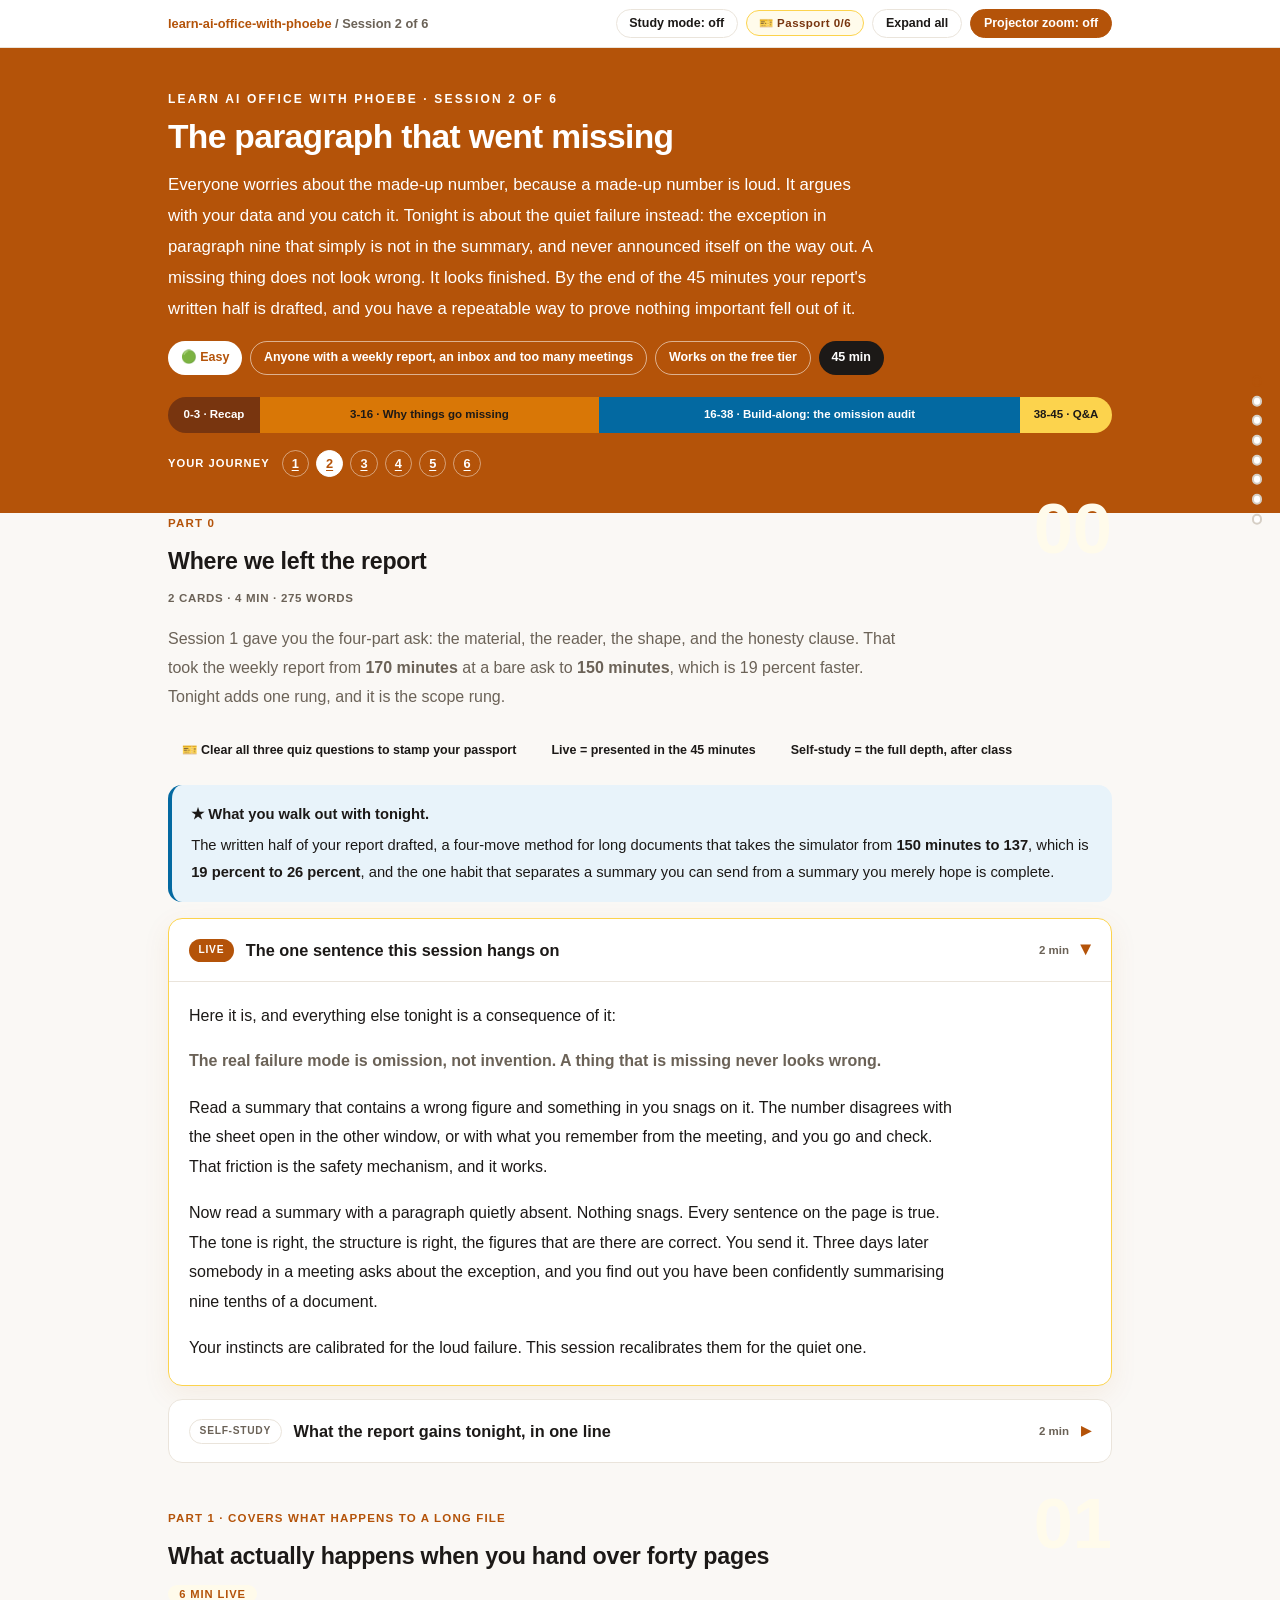
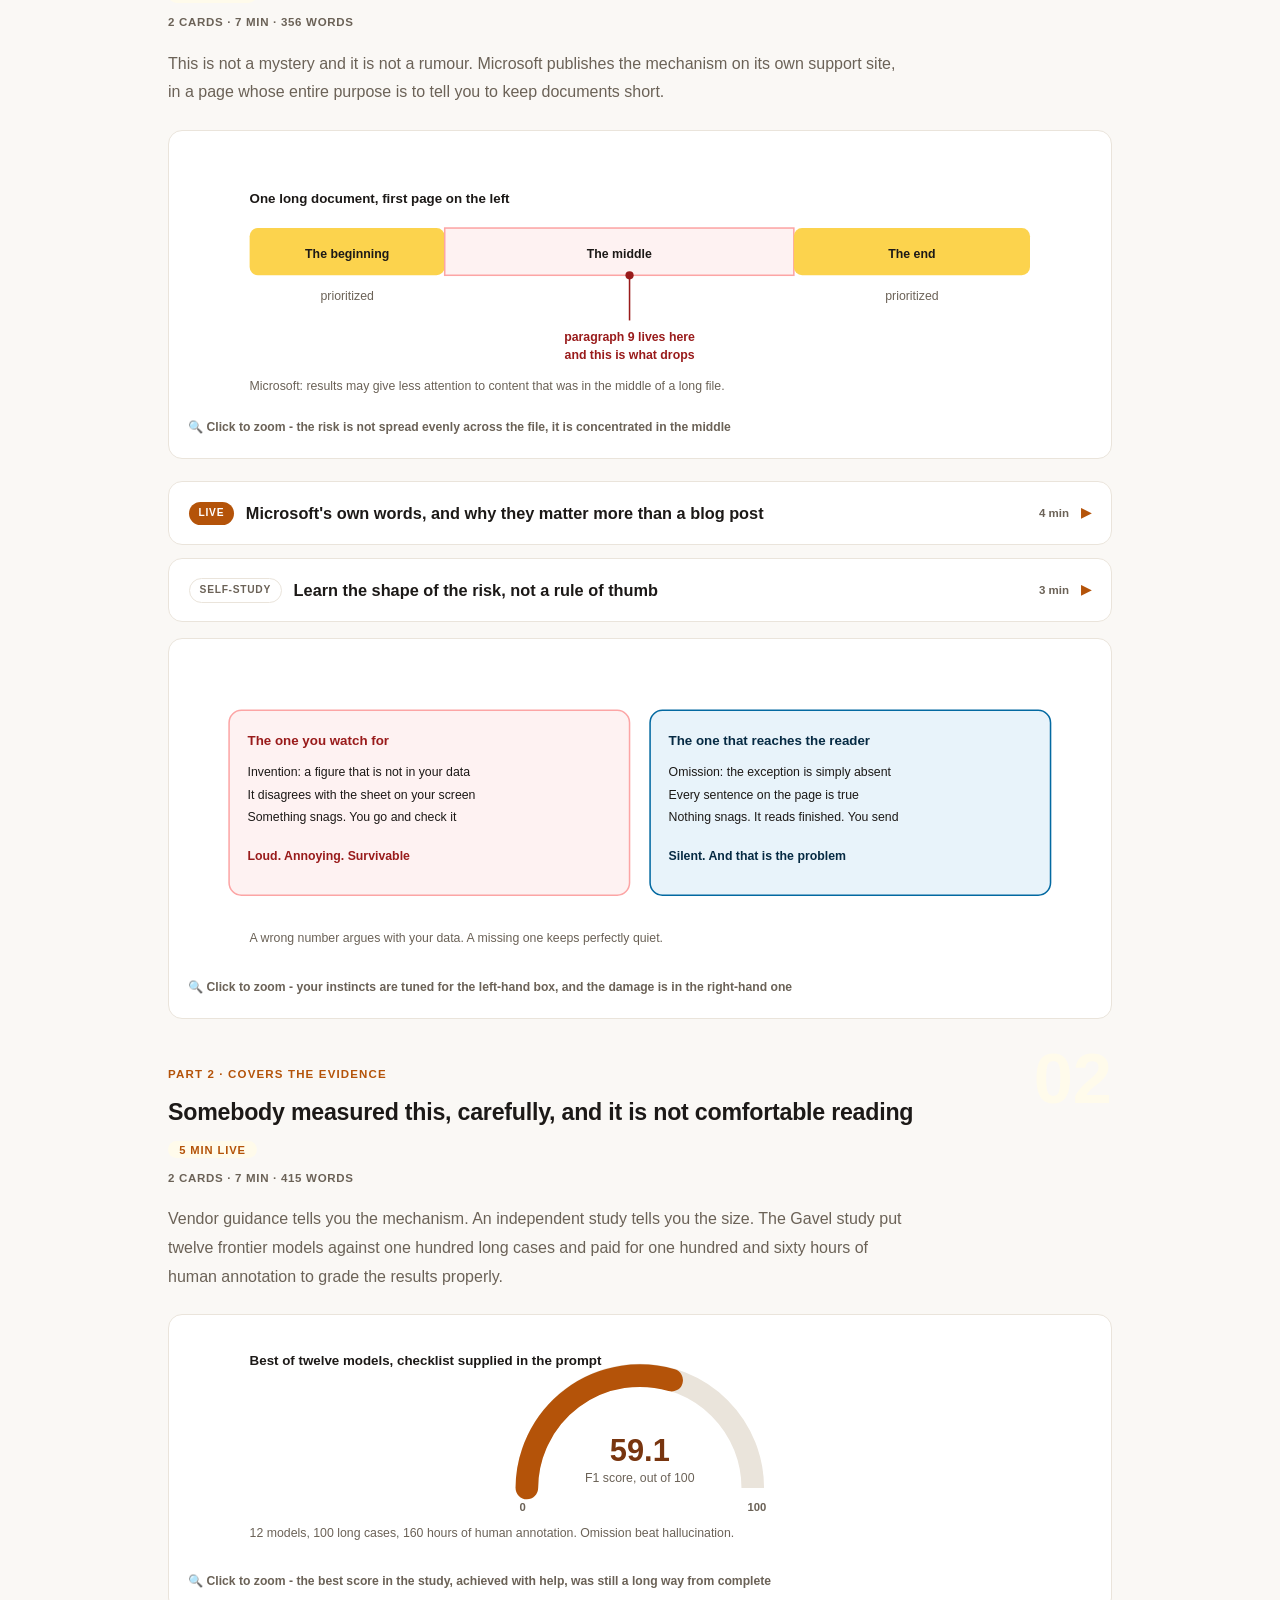
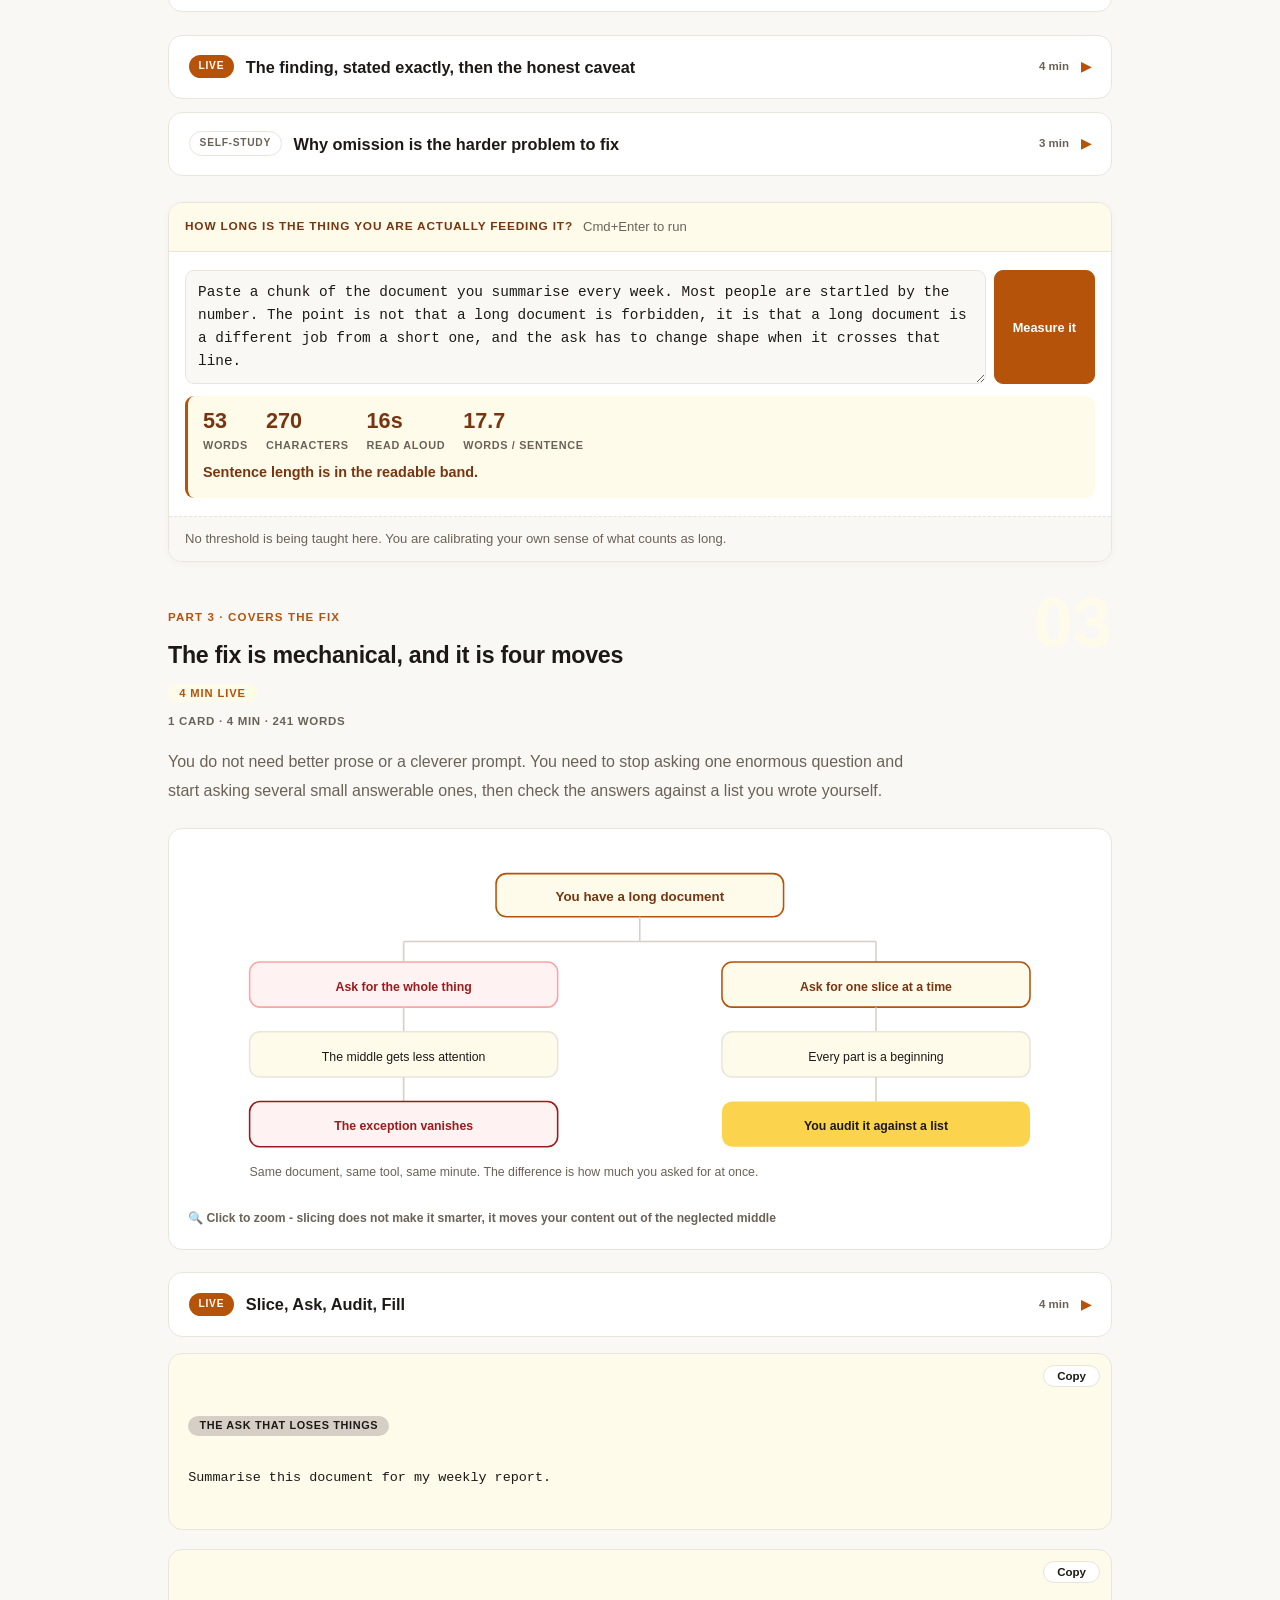
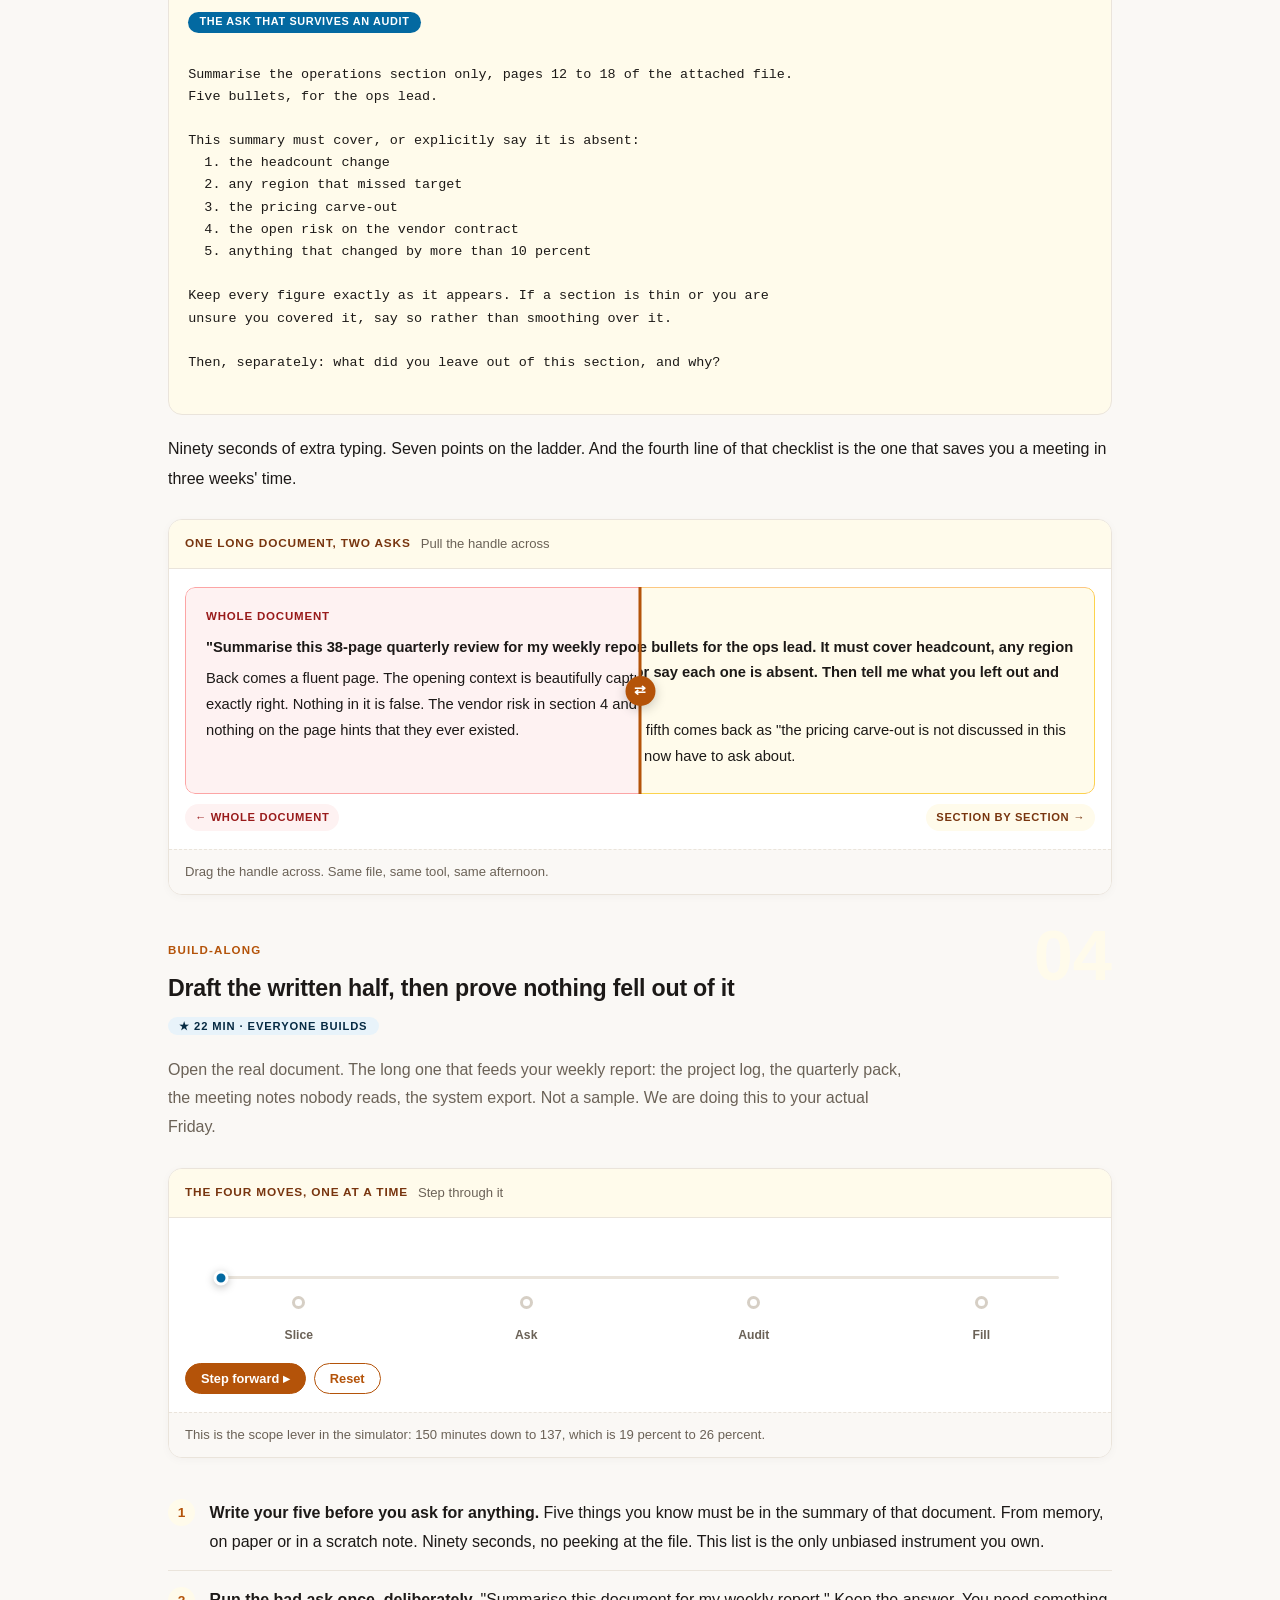
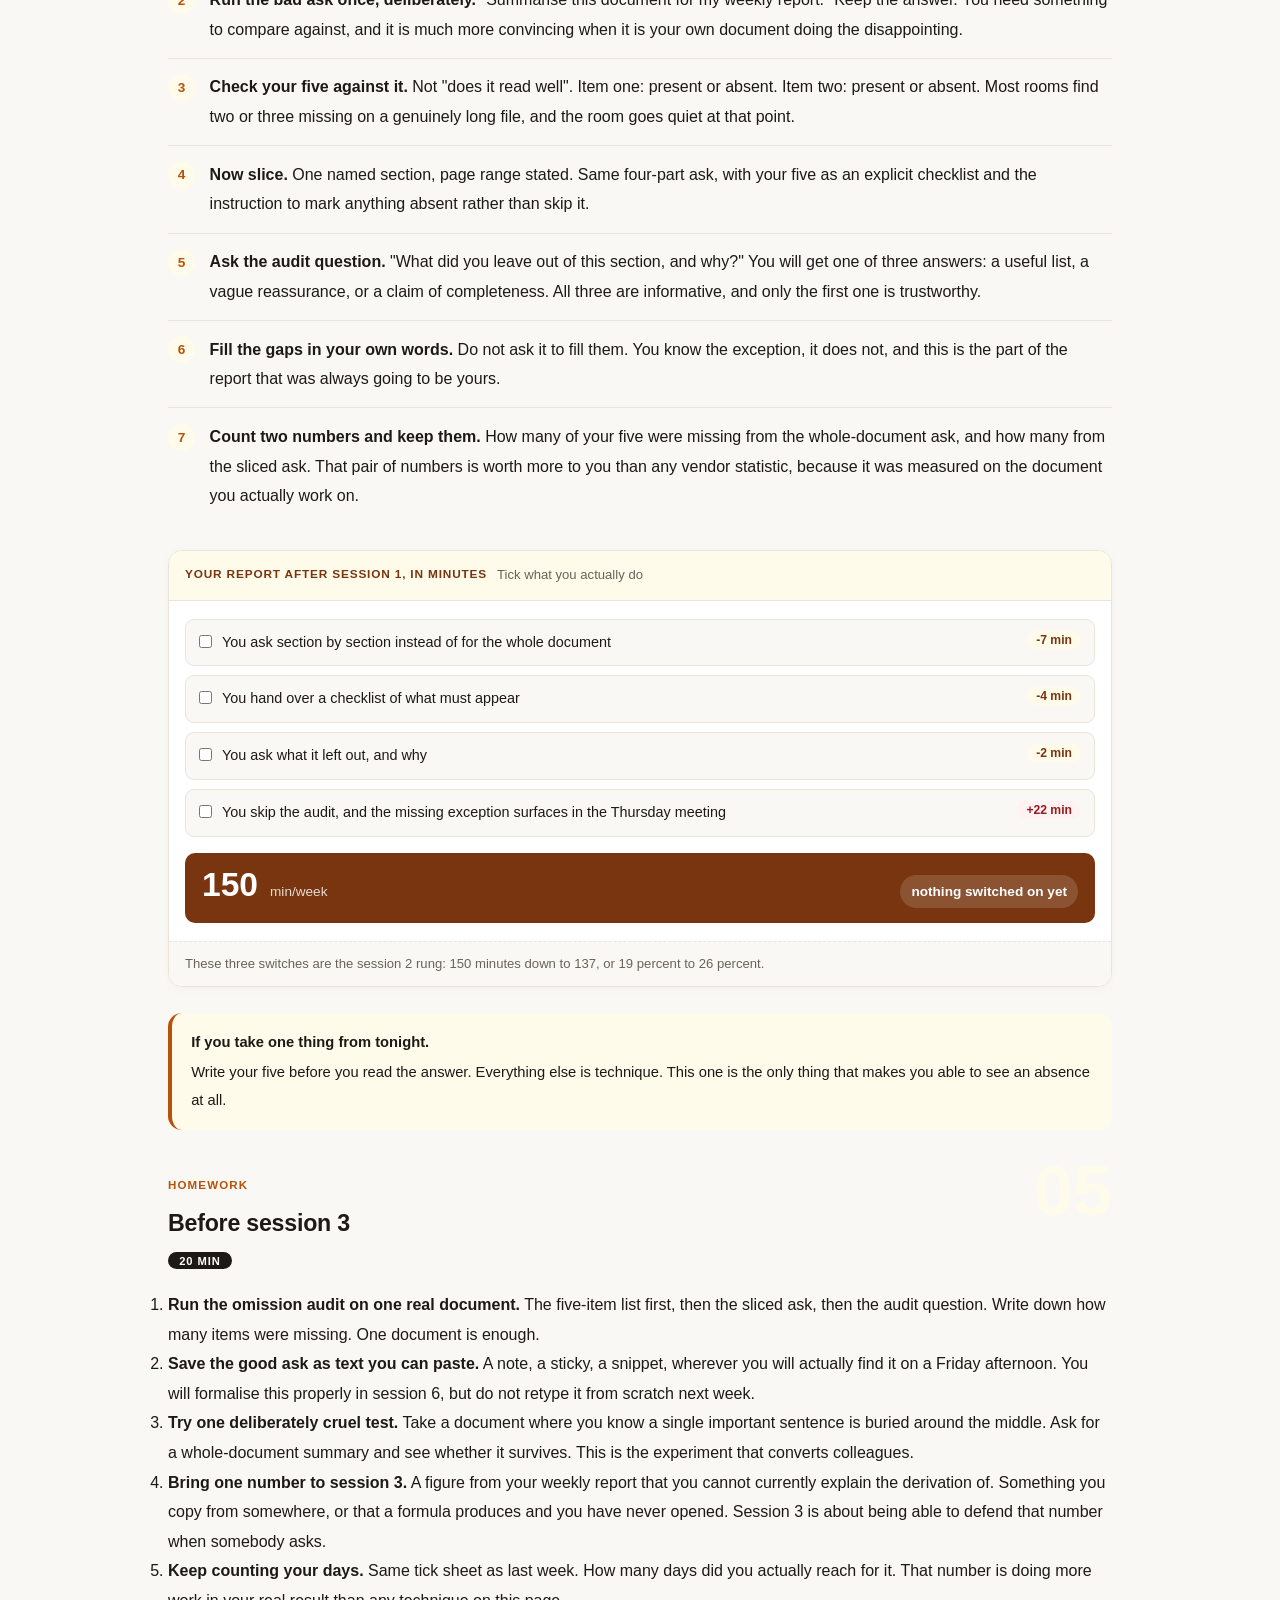
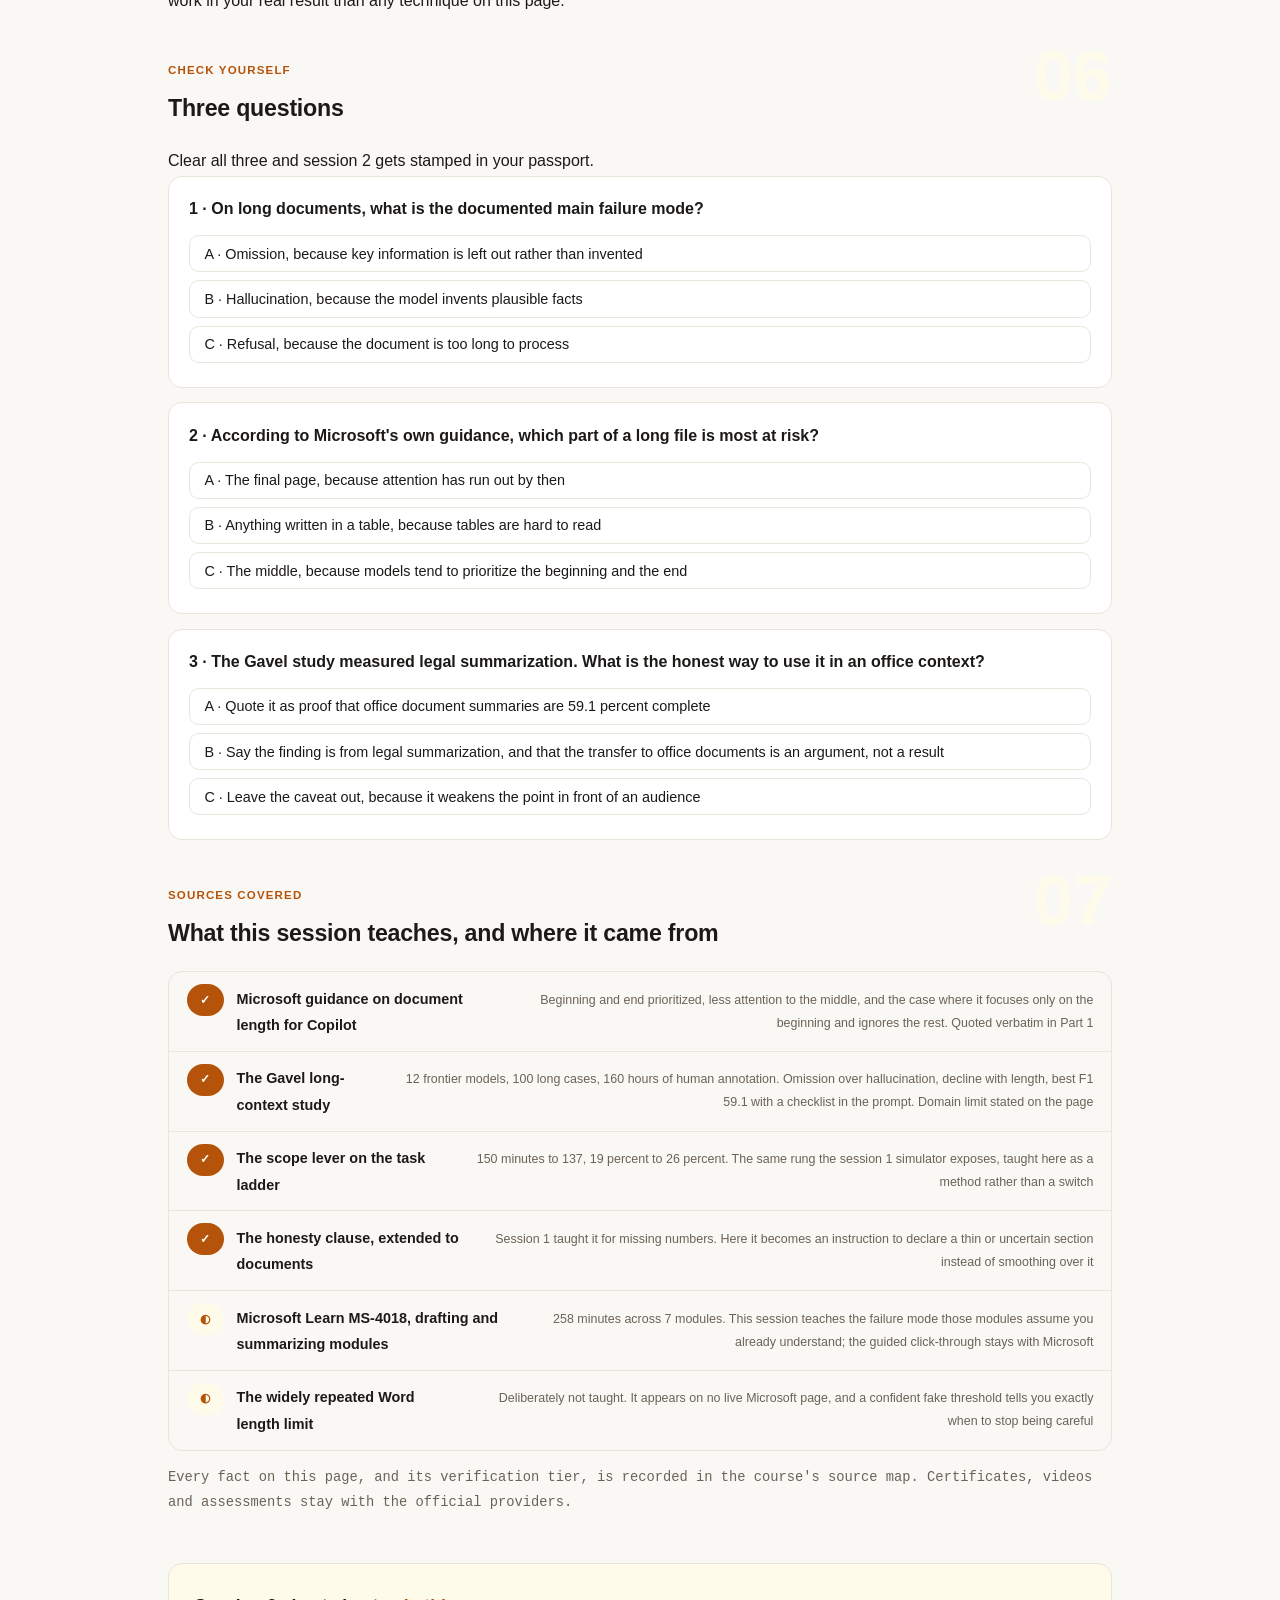
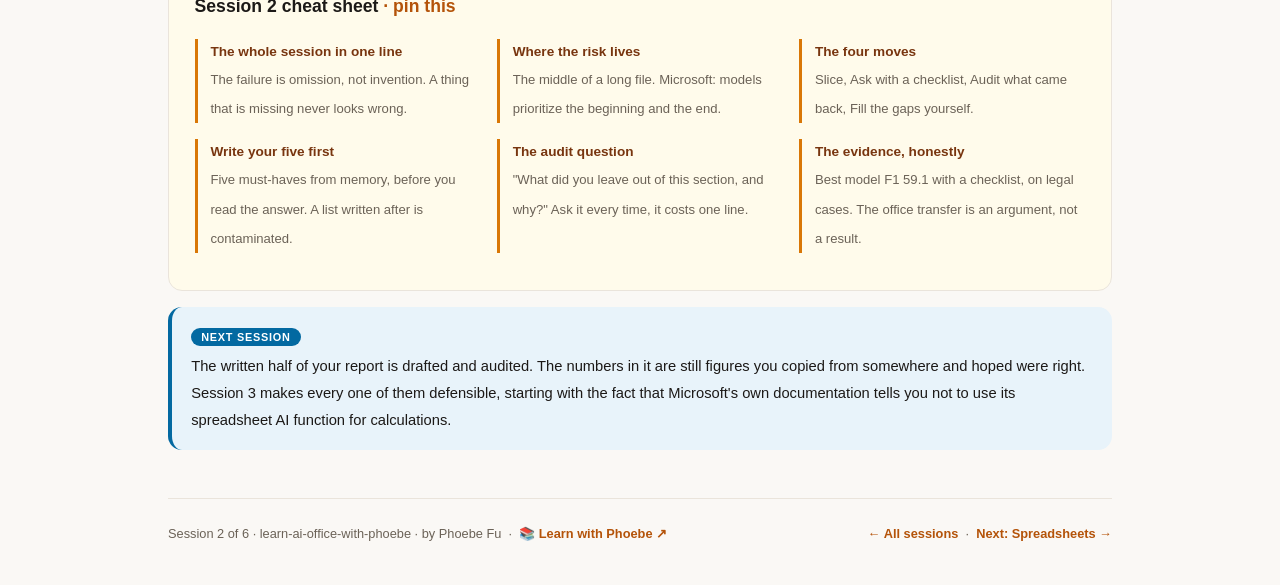
<file: courses/02-documents.html>
<!DOCTYPE html>
<html lang="en">
<head>
<meta charset="UTF-8">
<meta name="viewport" content="width=device-width, initial-scale=1.0">
<!-- social:start -->
<meta name="description" content="Session 2 of 6. The real failure mode on long documents is omission, not invention. A missing paragraph never looks wrong, so tonight you learn to ask for a slice, hand over a checklist, and audit what came back.">
<meta property="og:type" content="article">
<meta property="og:site_name" content="Learn with Phoebe">
<meta property="og:title" content="Documents - learn ai office with phoebe">
<meta property="og:description" content="Session 2 of 6. Omission beats invention as the failure that bites you, because a thing that is missing never looks wrong.">
<meta property="og:url" content="https://phoebefu6.github.io/learn-ai-office-with-phoebe/courses/02-documents.html">
<meta property="og:image" content="https://phoebefu6.github.io/learn-ai-office-with-phoebe/assets/og-cover.png">
<meta property="og:image:width" content="1200">
<meta property="og:image:height" content="630">
<meta name="twitter:card" content="summary_large_image">
<meta name="twitter:title" content="Documents - learn ai office with phoebe">
<meta name="twitter:description" content="Session 2 of 6. A missing paragraph never looks wrong. Here is how to catch it.">
<meta name="twitter:image" content="https://phoebefu6.github.io/learn-ai-office-with-phoebe/assets/og-cover.png">
<!-- social:end -->
<title>Session 2 · Documents - learn ai office with phoebe</title>
<link rel="stylesheet" href="../assets/style.css?v=25">
</head>
<body>

<div class="toolbar">
  <div class="wrap">
    <span class="crumb"><a href="../index.html">learn-ai-office-with-phoebe</a> / Session 2 of 6</span>
    <button class="btn" id="toggle-all" type="button">Expand all</button>
    <button class="btn primary" id="zoom-toggle" type="button">Projector zoom: off</button>
  </div>
</div>

<header class="masthead">
  <div class="wrap">
    <div class="eyebrow">Learn AI Office with Phoebe · Session 2 of 6</div>
    <h1>The paragraph that <span class="accent">went missing</span></h1>
    <p class="sub">Everyone worries about the made-up number, because a made-up number is loud. It argues with your data and you catch it. Tonight is about the quiet failure instead: the exception in paragraph nine that simply is not in the summary, and never announced itself on the way out. A missing thing does not look wrong. It looks finished. By the end of the 45 minutes your report's written half is drafted, and you have a repeatable way to prove nothing important fell out of it.</p>
    <div class="chip-row">
      <span class="chip level">🟢 Easy</span>
      <span class="chip audience">Anyone with a weekly report, an inbox and too many meetings</span>
      <span class="chip audience">Works on the free tier</span>
      <span class="chip time">45 min</span>
    </div>
    <div class="agenda">
      <span class="a1" style="flex:1">0-3 · Recap</span>
      <span class="a2" style="flex:4">3-16 · Why things go missing</span>
      <span class="a3" style="flex:5">16-38 · Build-along: the omission audit</span>
      <span class="a4" style="flex:1">38-45 · Q&amp;A</span>
    </div>
  </div>
</header>

<main class="wrap">

  <!-- ============ INTRO ============ -->
  <section class="section" id="intro">
    <div class="section-kicker">
      <span class="klabel">Part 0</span>
      <h2>Where we left the report</h2>
    </div>
    <p class="lede">Session 1 gave you the four-part ask: the material, the reader, the shape, and the honesty clause. That took the weekly report from <strong>170 minutes</strong> at a bare ask to <strong>150 minutes</strong>, which is 19 percent faster. Tonight adds one rung, and it is the scope rung.</p>

    <div class="legend">
      <span class="pill">🎫 Clear all three quiz questions to stamp your passport</span>
      <span class="pill">Live = presented in the 45 minutes</span>
      <span class="pill">Self-study = the full depth, after class</span>
    </div>

    <div class="callout win">
      <p><strong>★ What you walk out with tonight.</strong> The written half of your report drafted, a four-move method for long documents that takes the simulator from <strong>150 minutes to 137</strong>, which is <strong>19 percent to 26 percent</strong>, and the one habit that separates a summary you can send from a summary you merely hope is complete.</p>
    </div>

    <details class="card" open>
      <summary><span class="mode live">Live</span>The one sentence this session hangs on<span class="mini">2 min</span><span class="caret">▶</span></summary>
      <div class="body">
        <p>Here it is, and everything else tonight is a consequence of it:</p>
        <p class="lede"><strong>The real failure mode is omission, not invention. A thing that is missing never looks wrong.</strong></p>
        <p>Read a summary that contains a wrong figure and something in you snags on it. The number disagrees with the sheet open in the other window, or with what you remember from the meeting, and you go and check. That friction is the safety mechanism, and it works.</p>
        <p>Now read a summary with a paragraph quietly absent. Nothing snags. Every sentence on the page is true. The tone is right, the structure is right, the figures that are there are correct. You send it. Three days later somebody in a meeting asks about the exception, and you find out you have been confidently summarising nine tenths of a document.</p>
        <p>Your instincts are calibrated for the loud failure. This session recalibrates them for the quiet one.</p>
      </div>
    </details>

    <details class="card">
      <summary><span class="mode self">Self-study</span>What the report gains tonight, in one line<span class="mini">2 min</span><span class="caret">▶</span></summary>
      <div class="body">
        <table class="clean">
          <tr><th>Session</th><th>What your report gains</th><th>Task ladder</th></tr>
          <tr><td>1 · done</td><td>An honest baseline, and the four-part ask</td><td>170 to 150 min, 8% to 19%</td></tr>
          <tr><td>2 · tonight</td><td>The written half drafted, with nothing important dropped</td><td>150 to 137 min, 19% to 26%</td></tr>
          <tr><td>3</td><td>The numbers, with working you can actually check</td><td>137 to 128 min, 26% to 31%</td></tr>
          <tr><td>4</td><td>Inbox and meeting notes feeding it, without costing you trust</td><td>held at 31%</td></tr>
          <tr><td>5</td><td>Assembled end to end, every figure traceable</td><td>128 to 122 min, 31% to 34%</td></tr>
          <tr><td>6</td><td>Saved, repeatable, honest about what you never automate</td><td>122 to 111 min, 34% to 40%</td></tr>
        </table>
        <p>Seven points of the forty are sitting in tonight's session, and they cost you about ninety extra seconds of typing per report. That is the best trade in the course after session 1.</p>
      </div>
    </details>
  </section>

  <!-- ============ PART 1 ============ -->
  <section class="section" id="part-1">
    <div class="section-kicker">
      <span class="klabel">Part 1 · covers what happens to a long file</span>
      <h2>What actually happens when you hand over forty pages</h2>
      <span class="tag concept">6 min live</span>
    </div>
    <p class="lede">This is not a mystery and it is not a rumour. Microsoft publishes the mechanism on its own support site, in a page whose entire purpose is to tell you to keep documents short.</p>

    <figure class="zoomable">
      <svg viewBox="0 0 880 250" xmlns="http://www.w3.org/2000/svg" role="img" aria-label="A long document shown left to right, with the beginning and end prioritized and the middle receiving less attention, and the buried exception sitting in the middle">
        <style>
          .o2aT { font: 700 13px Inter, sans-serif; fill: #1C1917; }
          .o2aS { font: 700 12px Inter, sans-serif; fill: #1C1917; }
          .o2aU { font: 400 12px Inter, sans-serif; fill: #6B6257; }
          .o2aR { font: 700 12px Inter, sans-serif; fill: #991B1B; }
          .o2aN { font: 400 12px Inter, sans-serif; fill: #6B6257; }
        </style>
        <text class="o2aT" x="60" y="52">One long document, first page on the left</text>
        <rect x="60" y="76" width="190" height="46" rx="8" fill="#FCD34D"/>
        <rect x="250" y="76" width="340" height="46" fill="#FEF2F2" stroke="#FCA5A5" stroke-width="1.5"/>
        <rect x="590" y="76" width="230" height="46" rx="8" fill="#FCD34D"/>
        <text class="o2aS" x="155" y="105" text-anchor="middle">The beginning</text>
        <text class="o2aS" x="420" y="105" text-anchor="middle">The middle</text>
        <text class="o2aS" x="705" y="105" text-anchor="middle">The end</text>
        <text class="o2aU" x="155" y="146" text-anchor="middle">prioritized</text>
        <text class="o2aU" x="705" y="146" text-anchor="middle">prioritized</text>
        <circle cx="430" cy="122" r="4" fill="#991B1B"/>
        <line x1="430" y1="122" x2="430" y2="166" stroke="#991B1B" stroke-width="1.5"/>
        <text class="o2aR" x="430" y="186" text-anchor="middle">paragraph 9 lives here</text>
        <text class="o2aR" x="430" y="204" text-anchor="middle">and this is what drops</text>
        <text class="o2aN" x="60" y="234">Microsoft: results may give less attention to content that was in the middle of a long file.</text>
      </svg>
      <figcaption>🔍 Click to zoom - the risk is not spread evenly across the file, it is concentrated in the middle</figcaption>
    </figure>

    <details class="card">
      <summary><span class="mode live">Live</span>Microsoft's own words, and why they matter more than a blog post<span class="mini">4 min</span><span class="caret">▶</span></summary>
      <div class="body">
        <p>From Microsoft's guidance on the length of documents you give to Copilot, three things worth reading slowly.</p>
        <ul>
          <li>Large language models <strong>"tend to prioritize content that is at the beginning and end of a file"</strong>. That is the mechanism, stated by the vendor, not inferred by a critic.</li>
          <li>Because of that, <strong>"the results you get may give less attention to content that was in the middle of a long file"</strong>. Less attention, not no attention. It degrades rather than fails.</li>
          <li>And the blunt version: sometimes Copilot <strong>"will focus only on the beginning of the document and then ignore anything beyond that"</strong>.</li>
        </ul>
        <p>Sit with the third one. Not a garbled answer. Not an error message. A clean, well-written summary of the first few pages, presented with exactly the same confidence it would use for the whole thing.</p>
        <div class="callout tip">
          <p>Notice what the vendor is quietly telling you to do: make the file shorter, or make the ask smaller. You cannot make your source document shorter. You can absolutely make the ask smaller, and that is the entire technique in Part 3.</p>
        </div>
      </div>
    </details>

    <details class="card">
      <summary><span class="mode self">Self-study</span>Learn the shape of the risk, not a rule of thumb<span class="mini">3 min</span><span class="caret">▶</span></summary>
      <div class="body">
        <p>People want a number here. How many pages is too many. There is a very widely repeated word count for Word documents floating around the internet and it does not appear on any live Microsoft page, so this course will not teach it to you. A confident fake threshold is worse than no threshold, because it tells you exactly when to stop worrying.</p>
        <p>Learn the shape instead, and the shape is stable:</p>
        <ul>
          <li><strong>Risk rises with length.</strong> A two-page memo is fine. A forty-page contract is not the same activity.</li>
          <li><strong>Risk concentrates in the middle.</strong> Openings and conclusions are the safest part of any long file.</li>
          <li><strong>Risk is highest for the thing that appears once.</strong> Repeated themes survive because they show up at the top and the bottom too. The single-sentence carve-out, the one region that missed target, the one client who churned: these appear exactly once, in the middle, and they are usually the reason anyone reads your report.</li>
        </ul>
        <p>That last point is the cruel part. The content most likely to be dropped is the content most worth keeping.</p>
      </div>
    </details>

    <figure class="zoomable">
      <svg viewBox="0 0 880 300" xmlns="http://www.w3.org/2000/svg" role="img" aria-label="A comparison of an invented figure which contradicts your data and is caught, against an omitted paragraph which contradicts nothing and is sent">
        <style>
          .o2bH { font: 800 13px Inter, sans-serif; }
          .o2bB { font: 400 12px Inter, sans-serif; fill: #1C1917; }
          .o2bF { font: 800 12px Inter, sans-serif; }
          .o2bN { font: 400 12px Inter, sans-serif; fill: #6B6257; }
        </style>
        <rect x="40" y="50" width="390" height="180" rx="12" fill="#FEF2F2" stroke="#FCA5A5" stroke-width="1.5"/>
        <text class="o2bH" x="58" y="84" fill="#991B1B">The one you watch for</text>
        <text class="o2bB" x="58" y="114">Invention: a figure that is not in your data</text>
        <text class="o2bB" x="58" y="136">It disagrees with the sheet on your screen</text>
        <text class="o2bB" x="58" y="158">Something snags. You go and check it</text>
        <text class="o2bF" x="58" y="196" fill="#991B1B">Loud. Annoying. Survivable</text>
        <rect x="450" y="50" width="390" height="180" rx="12" fill="#E8F3FA" stroke="#0369A1" stroke-width="1.5"/>
        <text class="o2bH" x="468" y="84" fill="#062A43">The one that reaches the reader</text>
        <text class="o2bB" x="468" y="114">Omission: the exception is simply absent</text>
        <text class="o2bB" x="468" y="136">Every sentence on the page is true</text>
        <text class="o2bB" x="468" y="158">Nothing snags. It reads finished. You send</text>
        <text class="o2bF" x="468" y="196" fill="#062A43">Silent. And that is the problem</text>
        <text class="o2bN" x="60" y="276">A wrong number argues with your data. A missing one keeps perfectly quiet.</text>
      </svg>
      <figcaption>🔍 Click to zoom - your instincts are tuned for the left-hand box, and the damage is in the right-hand one</figcaption>
    </figure>
  </section>

  <!-- ============ PART 2 ============ -->
  <section class="section" id="part-2">
    <div class="section-kicker">
      <span class="klabel">Part 2 · covers the evidence</span>
      <h2>Somebody measured this, carefully, and it is not comfortable reading</h2>
      <span class="tag concept">5 min live</span>
    </div>
    <p class="lede">Vendor guidance tells you the mechanism. An independent study tells you the size. The Gavel study put twelve frontier models against one hundred long cases and paid for one hundred and sixty hours of human annotation to grade the results properly.</p>

    <figure class="zoomable">
      <svg viewBox="0 0 880 220" xmlns="http://www.w3.org/2000/svg" role="img" aria-label="A gauge showing the best model scoring F1 59.1 out of 100 on long case summarization even with a checklist supplied in the prompt">
        <style>
          .o2cT { font: 700 13px Inter, sans-serif; fill: #1C1917; }
          .o2cV { font: 800 30px Inter, sans-serif; fill: #78350F; }
          .o2cL { font: 400 12px Inter, sans-serif; fill: #6B6257; }
          .o2cE { font: 600 11px Inter, sans-serif; fill: #6B6257; }
          .o2cN { font: 400 12px Inter, sans-serif; fill: #6B6257; }
        </style>
        <text class="o2cT" x="60" y="30">Best of twelve models, checklist supplied in the prompt</text>
        <path d="M 330 150 A 110 110 0 0 1 550 150" fill="none" stroke="#EAE4DB" stroke-width="22"/>
        <path d="M 330 150 A 110 110 0 0 1 471 45" fill="none" stroke="#B45309" stroke-width="22" stroke-linecap="round"/>
        <text class="o2cV" x="440" y="124" text-anchor="middle">59.1</text>
        <text class="o2cL" x="440" y="144" text-anchor="middle">F1 score, out of 100</text>
        <text class="o2cE" x="326" y="172" text-anchor="middle">0</text>
        <text class="o2cE" x="554" y="172" text-anchor="middle">100</text>
        <text class="o2cN" x="60" y="198">12 models, 100 long cases, 160 hours of human annotation. Omission beat hallucination.</text>
      </svg>
      <figcaption>🔍 Click to zoom - the best score in the study, achieved with help, was still a long way from complete</figcaption>
    </figure>

    <details class="card">
      <summary><span class="mode live">Live</span>The finding, stated exactly, then the honest caveat<span class="mini">4 min</span><span class="caret">▶</span></summary>
      <div class="body">
        <p>The two lines from the study that matter:</p>
        <ul>
          <li><strong>"current models are more prone to omitting key information than hallucinating"</strong></li>
          <li><strong>"The main failure mode is omission rather than hallucination"</strong></li>
        </ul>
        <p>Two more findings from the same work. <strong>Performance declines as length increases</strong>, which lines up exactly with what Microsoft says about long files. And the best model reached an <strong>F1 of 59.1 even with a checklist in the prompt</strong>, meaning the models were handed a list of what to look for and still did not come back with all of it.</p>
        <p>That last detail is worth a moment. The checklist helped. It did not solve it. Which is why Part 3 has an audit step after the checklist step, rather than stopping at the checklist and calling the job done.</p>
        <div class="callout example">
          <span class="ex-pill">Real world</span>
          <p><strong>Say this out loud when you teach it.</strong> The Gavel study measured <strong>legal summarization</strong>. It did not measure weekly reports, board packs or project updates. The claim that this transfers to your office documents is <strong>an argument this course makes</strong>, not a finding the paper reports. The argument is that the mechanism is the same one Microsoft describes for any long file, and that a buried carve-out in a contract and a buried exception in an operations report are the same shape of content. That is reasoning, and you are allowed to disagree with it.</p>
        </div>
        <p>Here is why the caveat is not a weakness. If you overstate this, somebody in your team checks the paper, finds it is about case law, and stops believing the rest of what you told them. Stating the limit is how the useful part survives contact with a sceptic.</p>
      </div>
    </details>

    <details class="card">
      <summary><span class="mode self">Self-study</span>Why omission is the harder problem to fix<span class="mini">3 min</span><span class="caret">▶</span></summary>
      <div class="body">
        <p>Detecting invention is a comparison problem. You have the output and you have the source, and you check whether each claim in the output appears in the source. Tedious, but bounded, and you can do it with the two documents side by side.</p>
        <p>Detecting omission is a recall problem, and recall problems are open-ended. You are not checking the page in front of you. You are trying to notice the absence of something you were not thinking about. There is no highlighted word to look at. The only reliable way to catch it is to decide what must be there <strong>before</strong> you read the summary, which is why the audit in Part 3 starts with you writing a list from memory.</p>
        <p>This is also why "read it carefully" is not a method. Careful reading catches contradictions. It does not catch silence.</p>
      </div>
    </details>

    <div class="tryrow" data-fn="wordcount" data-multiline="1" data-title="How long is the thing you are actually feeding it?" data-hint="Paste the source document you summarise every week" data-seed="Paste a chunk of the document you summarise every week. Most people are startled by the number. The point is not that a long document is forbidden, it is that a long document is a different job from a short one, and the ask has to change shape when it crosses that line." data-cta="Measure it" data-foot="No threshold is being taught here. You are calibrating your own sense of what counts as long."></div>
  </section>

  <!-- ============ PART 3 ============ -->
  <section class="section" id="part-3">
    <div class="section-kicker">
      <span class="klabel">Part 3 · covers the fix</span>
      <h2>The fix is mechanical, and it is four moves</h2>
      <span class="tag concept">4 min live</span>
    </div>
    <p class="lede">You do not need better prose or a cleverer prompt. You need to stop asking one enormous question and start asking several small answerable ones, then check the answers against a list you wrote yourself.</p>

    <figure class="zoomable">
      <svg viewBox="0 0 880 340" xmlns="http://www.w3.org/2000/svg" role="img" aria-label="Two paths from the same long document, one asking for the whole thing and losing the exception, one asking slice by slice and auditing against a checklist">
        <style>
          .o2dR { font: 700 13px Inter, sans-serif; fill: #78350F; }
          .o2dH { font: 700 12px Inter, sans-serif; }
          .o2dB { font: 400 12px Inter, sans-serif; fill: #1C1917; }
          .o2dN { font: 400 12px Inter, sans-serif; fill: #6B6257; }
        </style>
        <rect x="300" y="24" width="280" height="42" rx="10" fill="#FFFBEB" stroke="#B45309" stroke-width="1.5"/>
        <text class="o2dR" x="440" y="51" text-anchor="middle">You have a long document</text>
        <line x1="440" y1="66" x2="440" y2="90" stroke="#D6CFC5" stroke-width="1.5"/>
        <line x1="210" y1="90" x2="670" y2="90" stroke="#D6CFC5" stroke-width="1.5"/>
        <line x1="210" y1="90" x2="210" y2="110" stroke="#D6CFC5" stroke-width="1.5"/>
        <line x1="670" y1="90" x2="670" y2="110" stroke="#D6CFC5" stroke-width="1.5"/>
        <rect x="60" y="110" width="300" height="44" rx="10" fill="#FEF2F2" stroke="#FCA5A5" stroke-width="1.5"/>
        <text class="o2dH" x="210" y="138" text-anchor="middle" fill="#991B1B">Ask for the whole thing</text>
        <rect x="520" y="110" width="300" height="44" rx="10" fill="#FFFBEB" stroke="#B45309" stroke-width="1.5"/>
        <text class="o2dH" x="670" y="138" text-anchor="middle" fill="#78350F">Ask for one slice at a time</text>
        <line x1="210" y1="154" x2="210" y2="178" stroke="#D6CFC5" stroke-width="1.5"/>
        <line x1="670" y1="154" x2="670" y2="178" stroke="#D6CFC5" stroke-width="1.5"/>
        <rect x="60" y="178" width="300" height="44" rx="10" fill="#FFFBEB" stroke="#EAE4DB" stroke-width="1.5"/>
        <text class="o2dB" x="210" y="206" text-anchor="middle">The middle gets less attention</text>
        <rect x="520" y="178" width="300" height="44" rx="10" fill="#FFFBEB" stroke="#EAE4DB" stroke-width="1.5"/>
        <text class="o2dB" x="670" y="206" text-anchor="middle">Every part is a beginning</text>
        <line x1="210" y1="222" x2="210" y2="246" stroke="#D6CFC5" stroke-width="1.5"/>
        <line x1="670" y1="222" x2="670" y2="246" stroke="#D6CFC5" stroke-width="1.5"/>
        <rect x="60" y="246" width="300" height="44" rx="10" fill="#FEF2F2" stroke="#991B1B" stroke-width="1.5"/>
        <text class="o2dH" x="210" y="274" text-anchor="middle" fill="#991B1B">The exception vanishes</text>
        <rect x="520" y="246" width="300" height="44" rx="10" fill="#FCD34D"/>
        <text class="o2dH" x="670" y="274" text-anchor="middle" fill="#1C1917">You audit it against a list</text>
        <text class="o2dN" x="60" y="318">Same document, same tool, same minute. The difference is how much you asked for at once.</text>
      </svg>
      <figcaption>🔍 Click to zoom - slicing does not make it smarter, it moves your content out of the neglected middle</figcaption>
    </figure>

    <details class="card">
      <summary><span class="mode live">Live</span>Slice, Ask, Audit, Fill<span class="mini">4 min</span><span class="caret">▶</span></summary>
      <div class="body">
        <ul>
          <li><strong>Slice.</strong> Name the section. "Summarise the operations section only, pages 12 to 18." Every slice you ask for has its own beginning and its own end, and beginnings and ends are the part that gets prioritized. You are not making it smarter, you are moving your content out of the bad neighbourhood.</li>
          <li><strong>Ask with a checklist.</strong> Tell it what must appear. "This summary must cover: the headcount change, the two regions that missed target, the pricing carve-out, the open risk on the vendor contract." The Gavel study shows a checklist helps and does not close the gap, so this is step two of four, not the whole method.</li>
          <li><strong>Audit.</strong> Ask it directly: "What did you leave out of this section, and why?" Then check your own list, item by item, against what came back. Your list first, its answer second, in that order, because a list written after you read the summary is contaminated by the summary.</li>
          <li><strong>Fill.</strong> Whatever is missing, you paste in yourself, in your own words. This is not a failure of the method. This is the method working: the gap became visible, which is the only thing you ever wanted.</li>
        </ul>
        <div class="callout tip">
          <p><strong>The honesty clause from session 1, translated for documents.</strong> "If a number is missing, say so and do not estimate" becomes <strong>"if a section is thin or you are unsure you covered it, say so rather than smoothing over it"</strong>. Same instruction, different failure mode. Carry both.</p>
        </div>
      </div>
    </details>

    <div class="prompt-box bad">
      <span class="label">The ask that loses things</span>
Summarise this document for my weekly report.
    </div>

    <div class="prompt-box good">
      <span class="label">The ask that survives an audit</span>
Summarise the operations section only, pages 12 to 18 of the attached file.
Five bullets, for the ops lead.

This summary must cover, or explicitly say it is absent:
  1. the headcount change
  2. any region that missed target
  3. the pricing carve-out
  4. the open risk on the vendor contract
  5. anything that changed by more than 10 percent

Keep every figure exactly as it appears. If a section is thin or you are
unsure you covered it, say so rather than smoothing over it.

Then, separately: what did you leave out of this section, and why?
    </div>

    <p>Ninety seconds of extra typing. Seven points on the ladder. And the fourth line of that checklist is the one that saves you a meeting in three weeks' time.</p>

    <div class="wipe" data-title="One long document, two asks" data-label-a="Whole document" data-label-b="Section by section" data-foot="Drag the handle across. Same file, same tool, same afternoon.">
      <div class="wipe-a">
        <p><strong>"Summarise this 38-page quarterly review for my weekly report."</strong></p>
        <p>Back comes a fluent page. The opening context is beautifully captured, the closing recommendations are there, and the tone is exactly right. Nothing in it is false. The vendor risk in section 4 and the one region that missed target are simply not mentioned, and nothing on the page hints that they ever existed.</p>
      </div>
      <div class="wipe-b">
        <p><strong>"Summarise the operations section only, pages 12 to 18, in five bullets for the ops lead. It must cover headcount, any region that missed target, the pricing carve-out and the vendor risk, or say each one is absent. Then tell me what you left out and why."</strong></p>
        <p>Five bullets. Four of your five items covered with figures intact. The fifth comes back as "the pricing carve-out is not discussed in this section", which is true, and tells you exactly which other pages you now have to ask about.</p>
      </div>
    </div>
  </section>

  <!-- ============ BUILD-ALONG ============ -->
  <section class="section" id="demo-2">
    <div class="section-kicker">
      <span class="klabel">Build-along</span>
      <h2>Draft the written half, then prove nothing fell out of it</h2>
      <span class="tag demo">★ 22 min · everyone builds</span>
    </div>
    <p class="lede">Open the real document. The long one that feeds your weekly report: the project log, the quarterly pack, the meeting notes nobody reads, the system export. Not a sample. We are doing this to your actual Friday.</p>

    <div class="tick" data-stages="Slice|Ask|Audit|Fill" data-title="The four moves, one at a time" data-foot="This is the scope lever in the simulator: 150 minutes down to 137, which is 19 percent to 26 percent.">
      <p class="tick-note" data-stage="0"><b>Slice.</b> Pick one section and name it by page range or heading. Not "the document". Not "the important bits", because deciding what is important is the job you are trying to check. One named slice, with an edge you could point at.</p>
      <p class="tick-note" data-stage="1"><b>Ask.</b> The four-part ask from session 1, plus your checklist of what must appear, plus the instruction to say "absent" rather than skip. Send it once and do not iterate yet.</p>
      <p class="tick-note" data-stage="2"><b>Audit.</b> Your five must-haves, written from memory before you read the reply, checked one by one. Then ask it what it left out and why. Two independent passes, and they catch different things.</p>
      <p class="tick-note" data-stage="3"><b>Fill.</b> Type the missing pieces in yourself. Keep a note of how many there were. That count is the honest measure of what this technology is doing for you, and it is the number you will bring to session 5.</p>
    </div>

    <div class="steps">
      <div class="step"><p><strong>Write your five before you ask for anything.</strong> Five things you know must be in the summary of that document. From memory, on paper or in a scratch note. Ninety seconds, no peeking at the file. This list is the only unbiased instrument you own.</p></div>
      <div class="step"><p><strong>Run the bad ask once, deliberately.</strong> "Summarise this document for my weekly report." Keep the answer. You need something to compare against, and it is much more convincing when it is your own document doing the disappointing.</p></div>
      <div class="step"><p><strong>Check your five against it.</strong> Not "does it read well". Item one: present or absent. Item two: present or absent. Most rooms find two or three missing on a genuinely long file, and the room goes quiet at that point.</p></div>
      <div class="step"><p><strong>Now slice.</strong> One named section, page range stated. Same four-part ask, with your five as an explicit checklist and the instruction to mark anything absent rather than skip it.</p></div>
      <div class="step"><p><strong>Ask the audit question.</strong> "What did you leave out of this section, and why?" You will get one of three answers: a useful list, a vague reassurance, or a claim of completeness. All three are informative, and only the first one is trustworthy.</p></div>
      <div class="step"><p><strong>Fill the gaps in your own words.</strong> Do not ask it to fill them. You know the exception, it does not, and this is the part of the report that was always going to be yours.</p></div>
      <div class="step"><p><strong>Count two numbers and keep them.</strong> How many of your five were missing from the whole-document ask, and how many from the sliced ask. That pair of numbers is worth more to you than any vendor statistic, because it was measured on the document you actually work on.</p></div>
    </div>

    <div class="stakes" data-base="150" data-unit="min/week" data-lower-is-better="1" data-title="Your report after session 1, in minutes" data-foot="These three switches are the session 2 rung: 150 minutes down to 137, or 19 percent to 26 percent.">
      <label><input type="checkbox" data-delta="-7"> You ask section by section instead of for the whole document</label>
      <label><input type="checkbox" data-delta="-4"> You hand over a checklist of what must appear</label>
      <label><input type="checkbox" data-delta="-2"> You ask what it left out, and why</label>
      <label><input type="checkbox" data-delta="22" data-trap="1"> You skip the audit, and the missing exception surfaces in the Thursday meeting</label>
    </div>

    <div class="callout tip">
      <p><strong>If you take one thing from tonight.</strong> Write your five before you read the answer. Everything else is technique. This one is the only thing that makes you able to see an absence at all.</p>
    </div>
  </section>

  <!-- ============ HOMEWORK ============ -->
  <section class="section" id="exercise">
    <div class="section-kicker">
      <span class="klabel">Homework</span>
      <h2>Before session 3</h2>
      <span class="tag exercise">20 min</span>
    </div>
    <ol>
      <li><strong>Run the omission audit on one real document.</strong> The five-item list first, then the sliced ask, then the audit question. Write down how many items were missing. One document is enough.</li>
      <li><strong>Save the good ask as text you can paste.</strong> A note, a sticky, a snippet, wherever you will actually find it on a Friday afternoon. You will formalise this properly in session 6, but do not retype it from scratch next week.</li>
      <li><strong>Try one deliberately cruel test.</strong> Take a document where you know a single important sentence is buried around the middle. Ask for a whole-document summary and see whether it survives. This is the experiment that converts colleagues.</li>
      <li><strong>Bring one number to session 3.</strong> A figure from your weekly report that you cannot currently explain the derivation of. Something you copy from somewhere, or that a formula produces and you have never opened. Session 3 is about being able to defend that number when somebody asks.</li>
      <li><strong>Keep counting your days.</strong> Same tick sheet as last week. How many days did you actually reach for it. That number is doing more work in your real result than any technique on this page.</li>
    </ol>
  </section>

  <!-- ============ QUIZ ============ -->
  <section class="section" id="quiz">
    <div class="section-kicker">
      <span class="klabel">Check yourself</span>
      <h2>Three questions</h2>
    </div>
    <p>Clear all three and session 2 gets stamped in your passport.</p>

    <div class="quiz-q" data-answer="0">
      <p class="qtext">1 · On long documents, what is the documented main failure mode?</p>
      <button class="qopt" type="button">A · Omission, because key information is left out rather than invented</button>
      <button class="qopt" type="button">B · Hallucination, because the model invents plausible facts</button>
      <button class="qopt" type="button">C · Refusal, because the document is too long to process</button>
      <p class="qwhy">The Gavel study, twelve frontier models over one hundred long cases with one hundred and sixty hours of human annotation: "current models are more prone to omitting key information than hallucinating", and "The main failure mode is omission rather than hallucination". Performance also declines as length increases.</p>
    </div>

    <div class="quiz-q" data-answer="2">
      <p class="qtext">2 · According to Microsoft's own guidance, which part of a long file is most at risk?</p>
      <button class="qopt" type="button">A · The final page, because attention has run out by then</button>
      <button class="qopt" type="button">B · Anything written in a table, because tables are hard to read</button>
      <button class="qopt" type="button">C · The middle, because models tend to prioritize the beginning and the end</button>
      <p class="qwhy">Microsoft states that models "tend to prioritize content that is at the beginning and end of a file", so results "may give less attention to content that was in the middle of a long file". They also warn that Copilot sometimes "will focus only on the beginning of the document and then ignore anything beyond that".</p>
    </div>

    <div class="quiz-q" data-answer="1">
      <p class="qtext">3 · The Gavel study measured legal summarization. What is the honest way to use it in an office context?</p>
      <button class="qopt" type="button">A · Quote it as proof that office document summaries are 59.1 percent complete</button>
      <button class="qopt" type="button">B · Say the finding is from legal summarization, and that the transfer to office documents is an argument, not a result</button>
      <button class="qopt" type="button">C · Leave the caveat out, because it weakens the point in front of an audience</button>
      <p class="qwhy">The mechanism Microsoft describes applies to any long file, and a buried carve-out in a contract is the same shape as a buried exception in an operations report. That is reasoning, and it is worth stating as reasoning. Overstate it, and the first person who reads the paper stops trusting everything else you said.</p>
    </div>

    <p class="quiz-score"></p>
  </section>

  <!-- ============ OFFICIAL COVERAGE ============ -->
  <section class="section" id="official">
    <div class="section-kicker">
      <span class="klabel">Sources covered</span>
      <h2>What this session teaches, and where it came from</h2>
    </div>
    <div class="covered">
      <div class="covered-row"><span class="status pill solid">✓</span><span class="name">Microsoft guidance on document length for Copilot</span><span class="note">Beginning and end prioritized, less attention to the middle, and the case where it focuses only on the beginning and ignores the rest. Quoted verbatim in Part 1</span></div>
      <div class="covered-row"><span class="status pill solid">✓</span><span class="name">The Gavel long-context study</span><span class="note">12 frontier models, 100 long cases, 160 hours of human annotation. Omission over hallucination, decline with length, best F1 59.1 with a checklist in the prompt. Domain limit stated on the page</span></div>
      <div class="covered-row"><span class="status pill solid">✓</span><span class="name">The scope lever on the task ladder</span><span class="note">150 minutes to 137, 19 percent to 26 percent. The same rung the session 1 simulator exposes, taught here as a method rather than a switch</span></div>
      <div class="covered-row"><span class="status pill solid">✓</span><span class="name">The honesty clause, extended to documents</span><span class="note">Session 1 taught it for missing numbers. Here it becomes an instruction to declare a thin or uncertain section instead of smoothing over it</span></div>
      <div class="covered-row"><span class="status pill light">◐</span><span class="name">Microsoft Learn MS-4018, drafting and summarizing modules</span><span class="note">258 minutes across 7 modules. This session teaches the failure mode those modules assume you already understand; the guided click-through stays with Microsoft</span></div>
      <div class="covered-row"><span class="status pill light">◐</span><span class="name">The widely repeated Word length limit</span><span class="note">Deliberately not taught. It appears on no live Microsoft page, and a confident fake threshold tells you exactly when to stop being careful</span></div>
    </div>
    <p class="mono" style="margin-top:14px">Every fact on this page, and its verification tier, is recorded in the course's source map. Certificates, videos and assessments stay with the official providers.</p>
  </section>

  <!-- ============ CHEAT SHEET ============ -->
  <section class="cheat" id="cheatsheet">
    <h3>Session 2 cheat sheet <span>· pin this</span></h3>
    <div class="grid-2">
      <div class="cheat-item"><b>The whole session in one line</b><span>The failure is omission, not invention. A thing that is missing never looks wrong.</span></div>
      <div class="cheat-item"><b>Where the risk lives</b><span>The middle of a long file. Microsoft: models prioritize the beginning and the end.</span></div>
      <div class="cheat-item"><b>The four moves</b><span>Slice, Ask with a checklist, Audit what came back, Fill the gaps yourself.</span></div>
      <div class="cheat-item"><b>Write your five first</b><span>Five must-haves from memory, before you read the answer. A list written after is contaminated.</span></div>
      <div class="cheat-item"><b>The audit question</b><span>"What did you leave out of this section, and why?" Ask it every time, it costs one line.</span></div>
      <div class="cheat-item"><b>The evidence, honestly</b><span>Best model F1 59.1 with a checklist, on legal cases. The office transfer is an argument, not a result.</span></div>
    </div>
  </section>

  <div class="callout next">
    <span class="nx-pill">Next session</span>
    <p>The written half of your report is drafted and audited. The numbers in it are still figures you copied from somewhere and hoped were right. Session 3 makes every one of them defensible, starting with the fact that Microsoft's own documentation tells you not to use its spreadsheet AI function for calculations.</p>
  </div>

  <footer class="pagefoot">
    <span>Session 2 of 6 · learn-ai-office-with-phoebe · by Phoebe Fu &nbsp;·&nbsp; 📚 <a href="https://phoebefu6.github.io/learn-with-phoebe/">Learn with Phoebe ↗</a></span>
    <span><a href="../index.html">← All sessions</a> &nbsp;·&nbsp; <a href="03-spreadsheets.html">Next: Spreadsheets →</a></span>
  </footer>

</main>

<script src="../assets/app.js?v=23"></script>
</body>
</html>
</file>
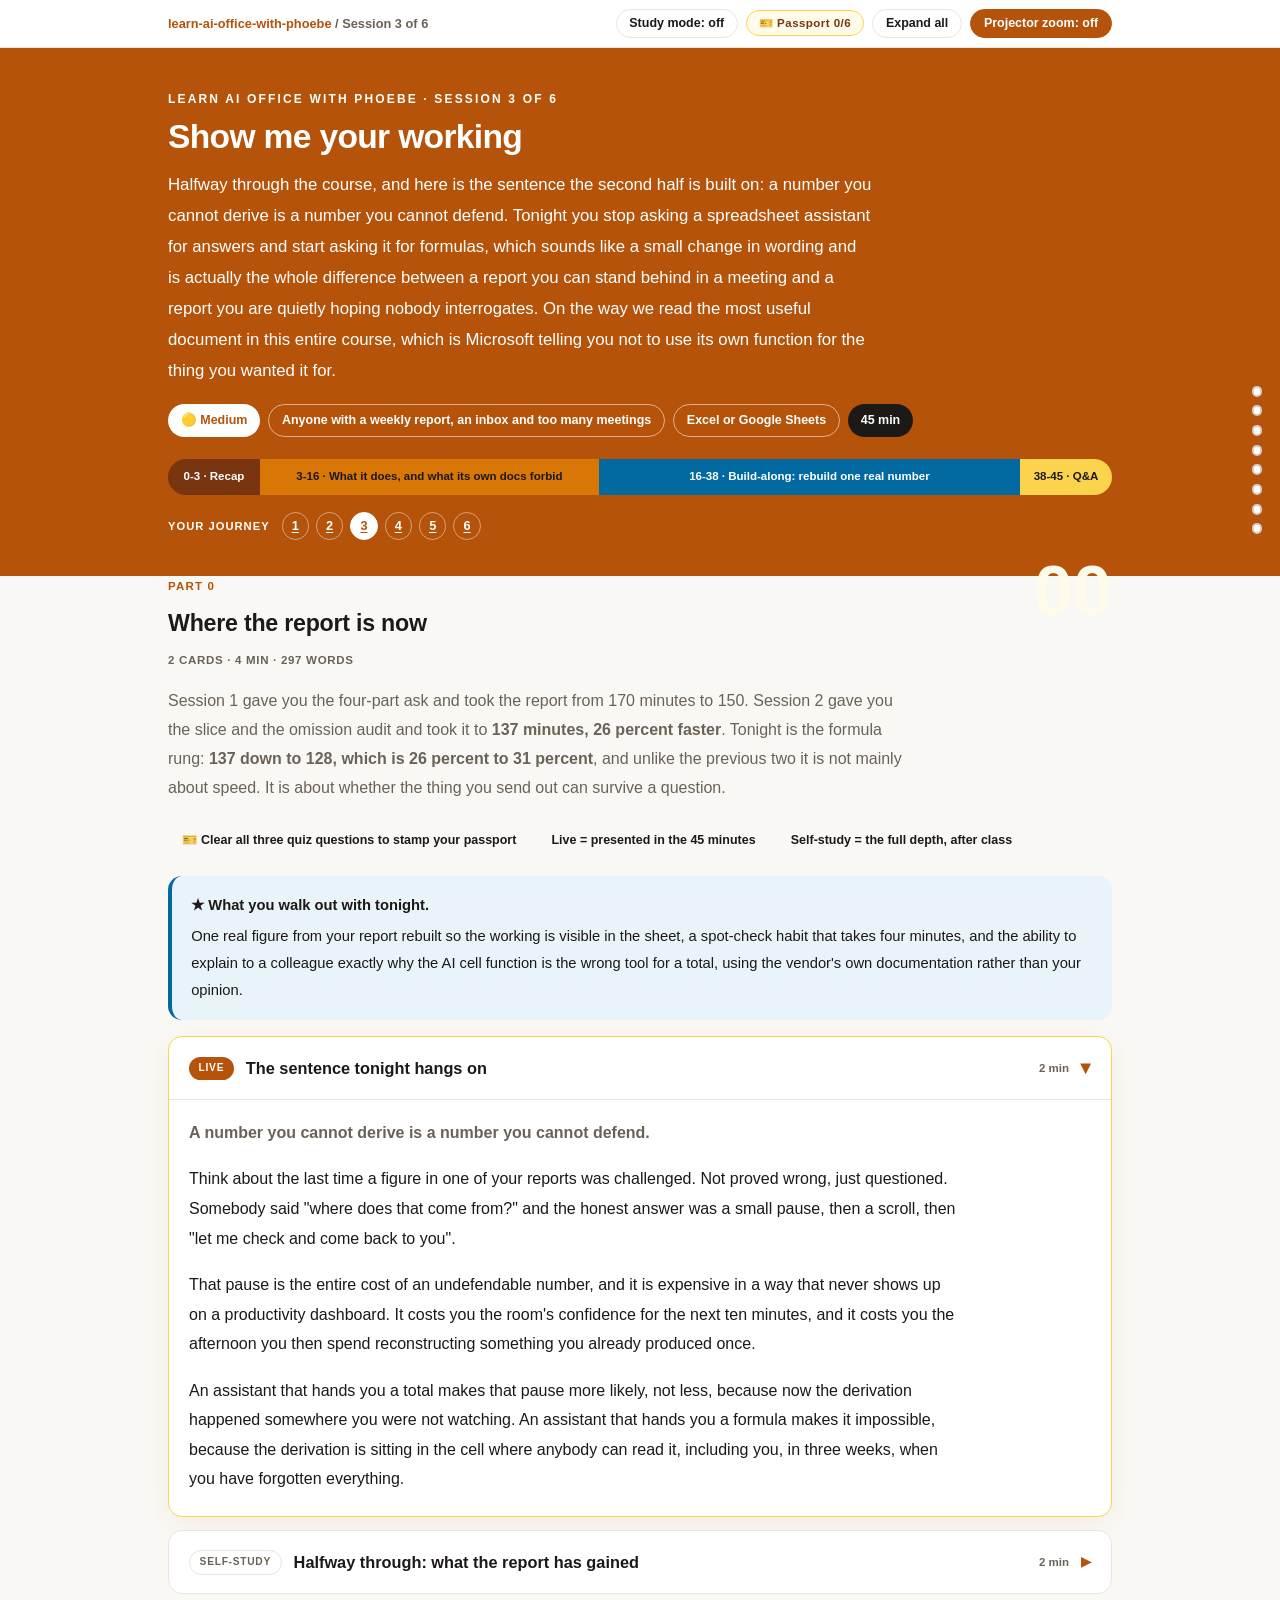
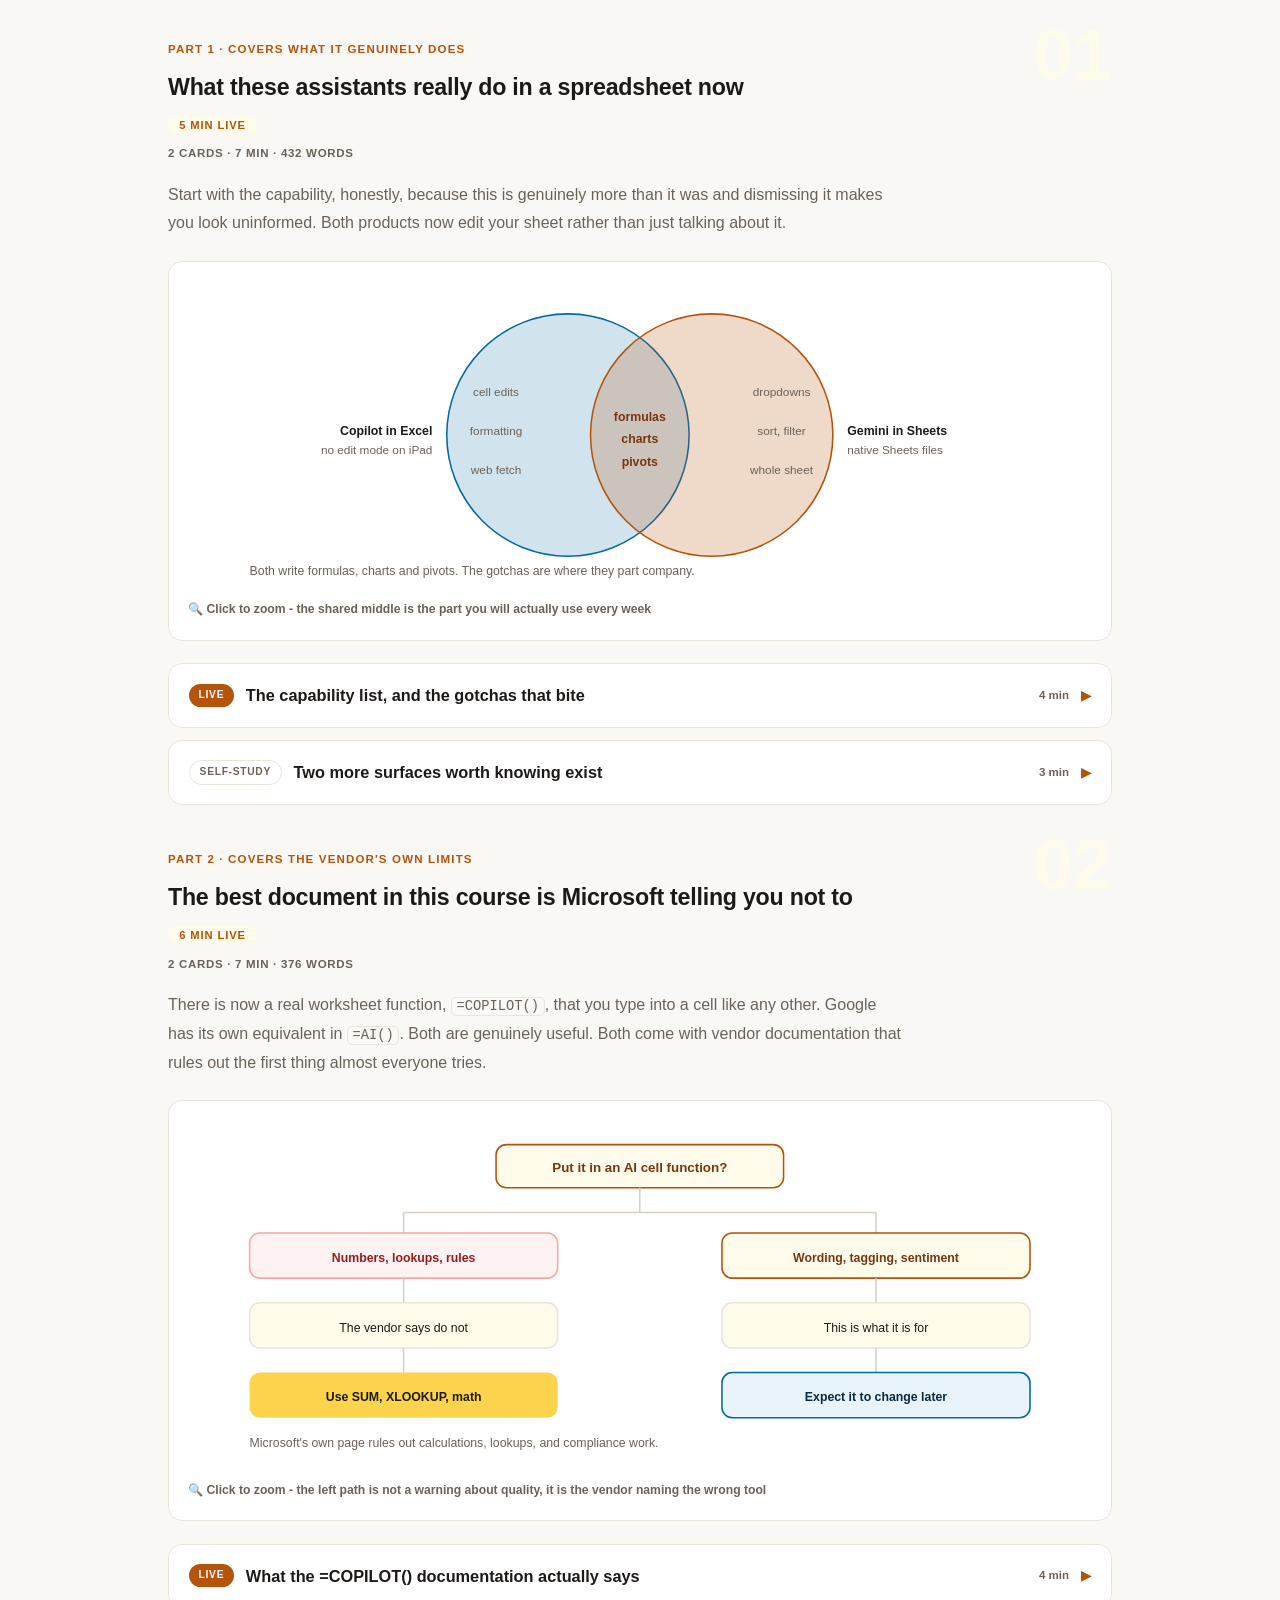
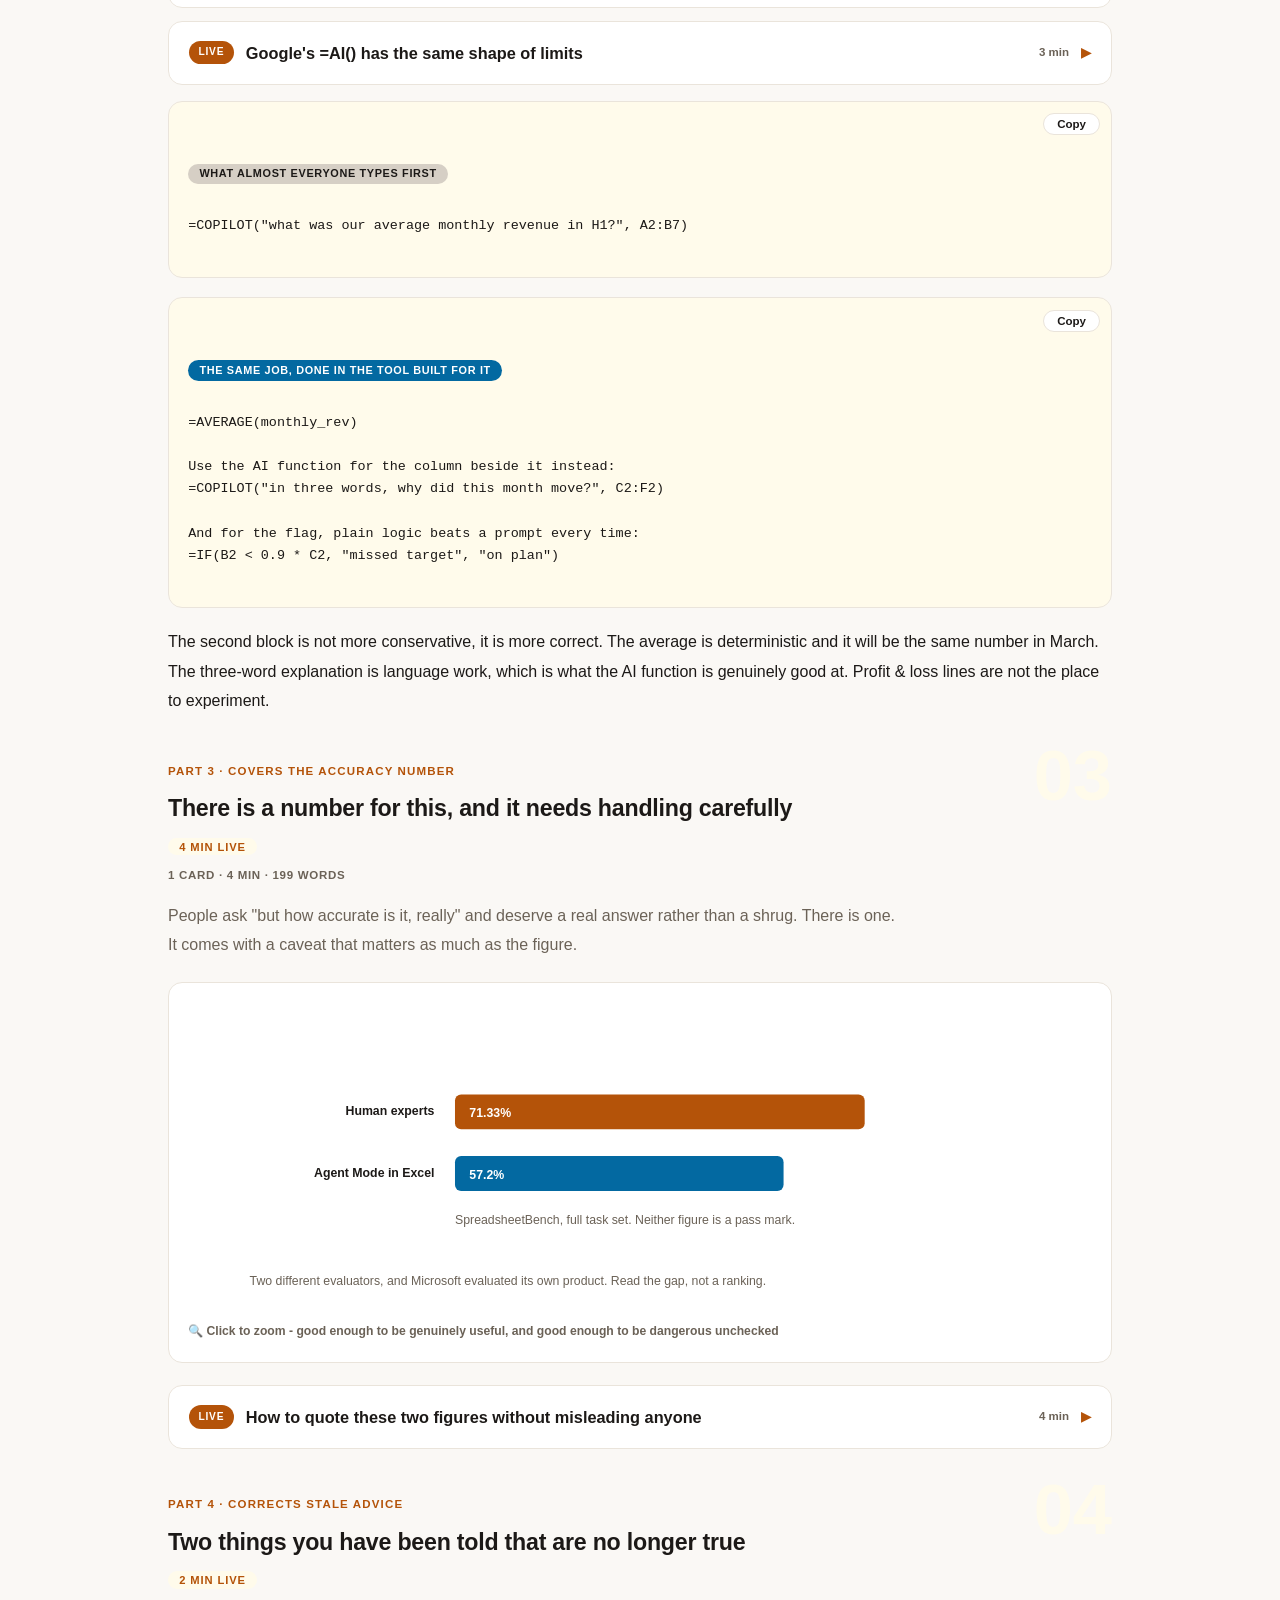
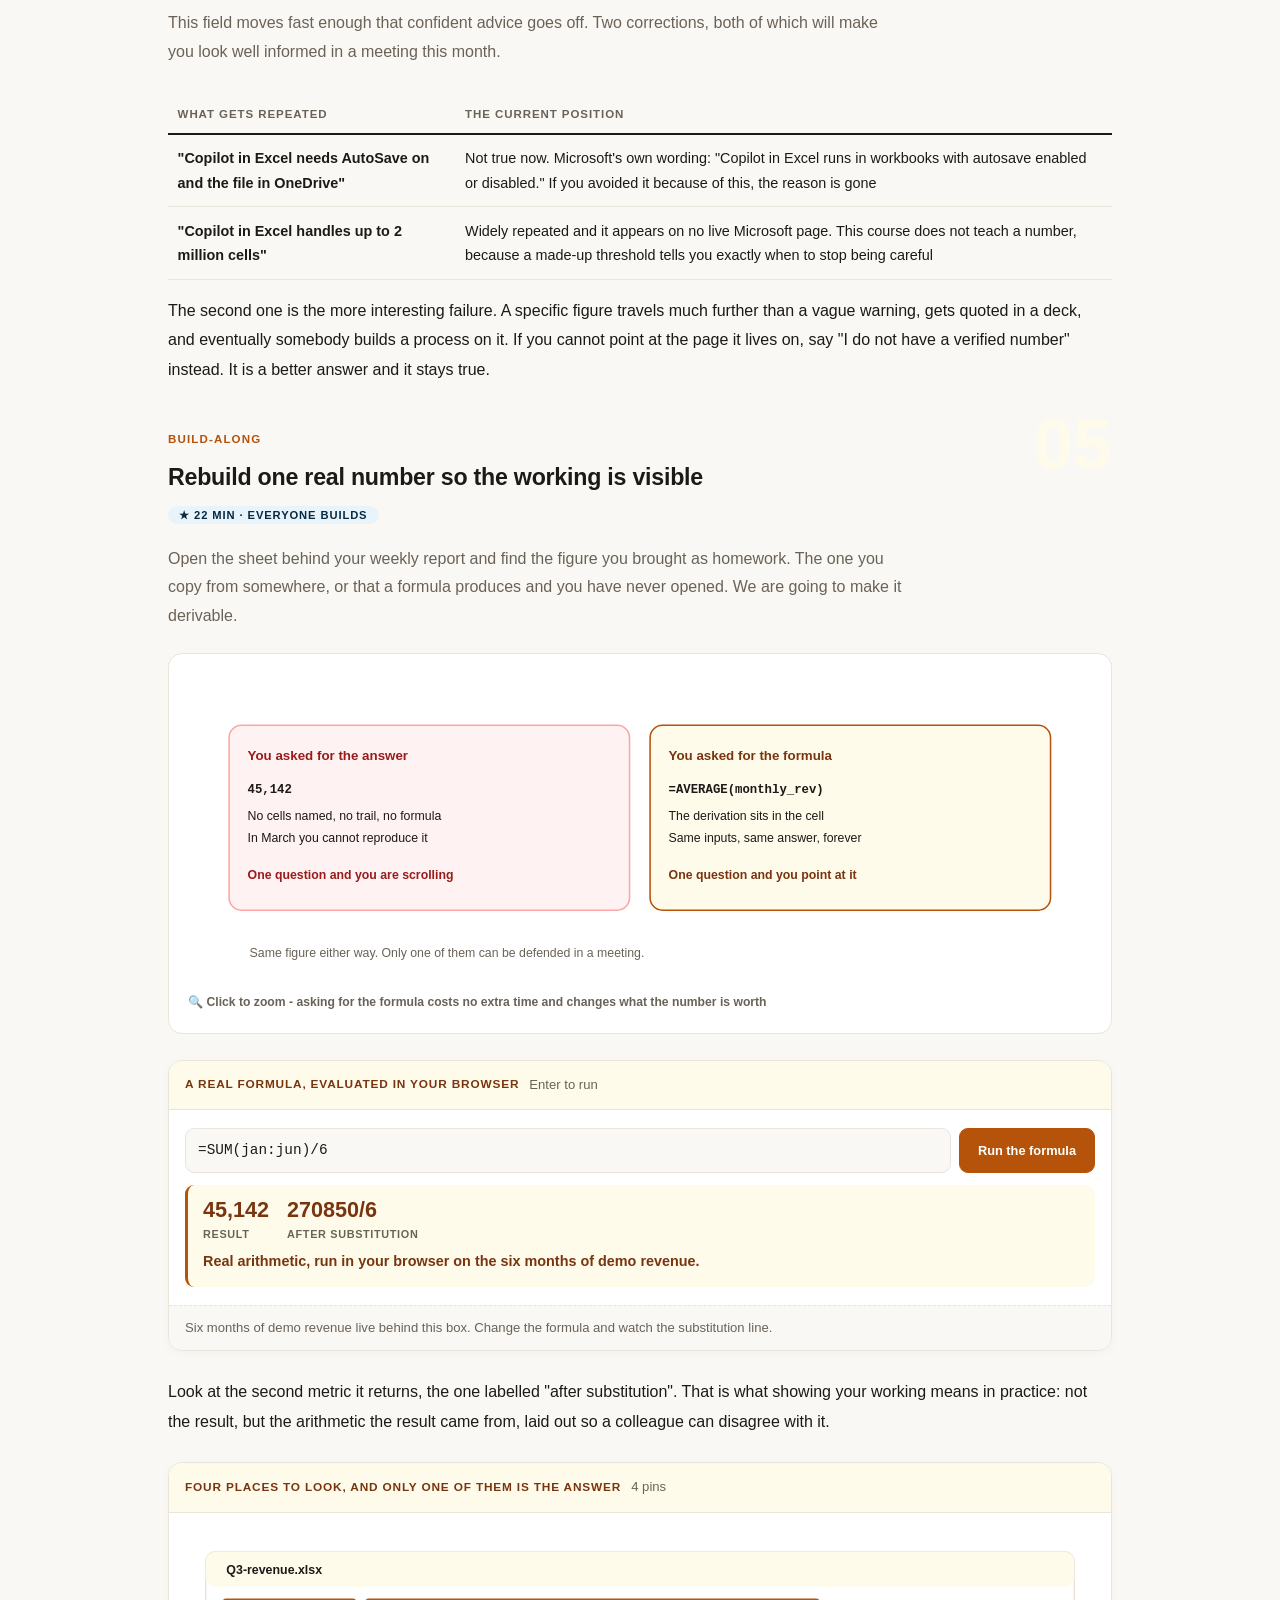
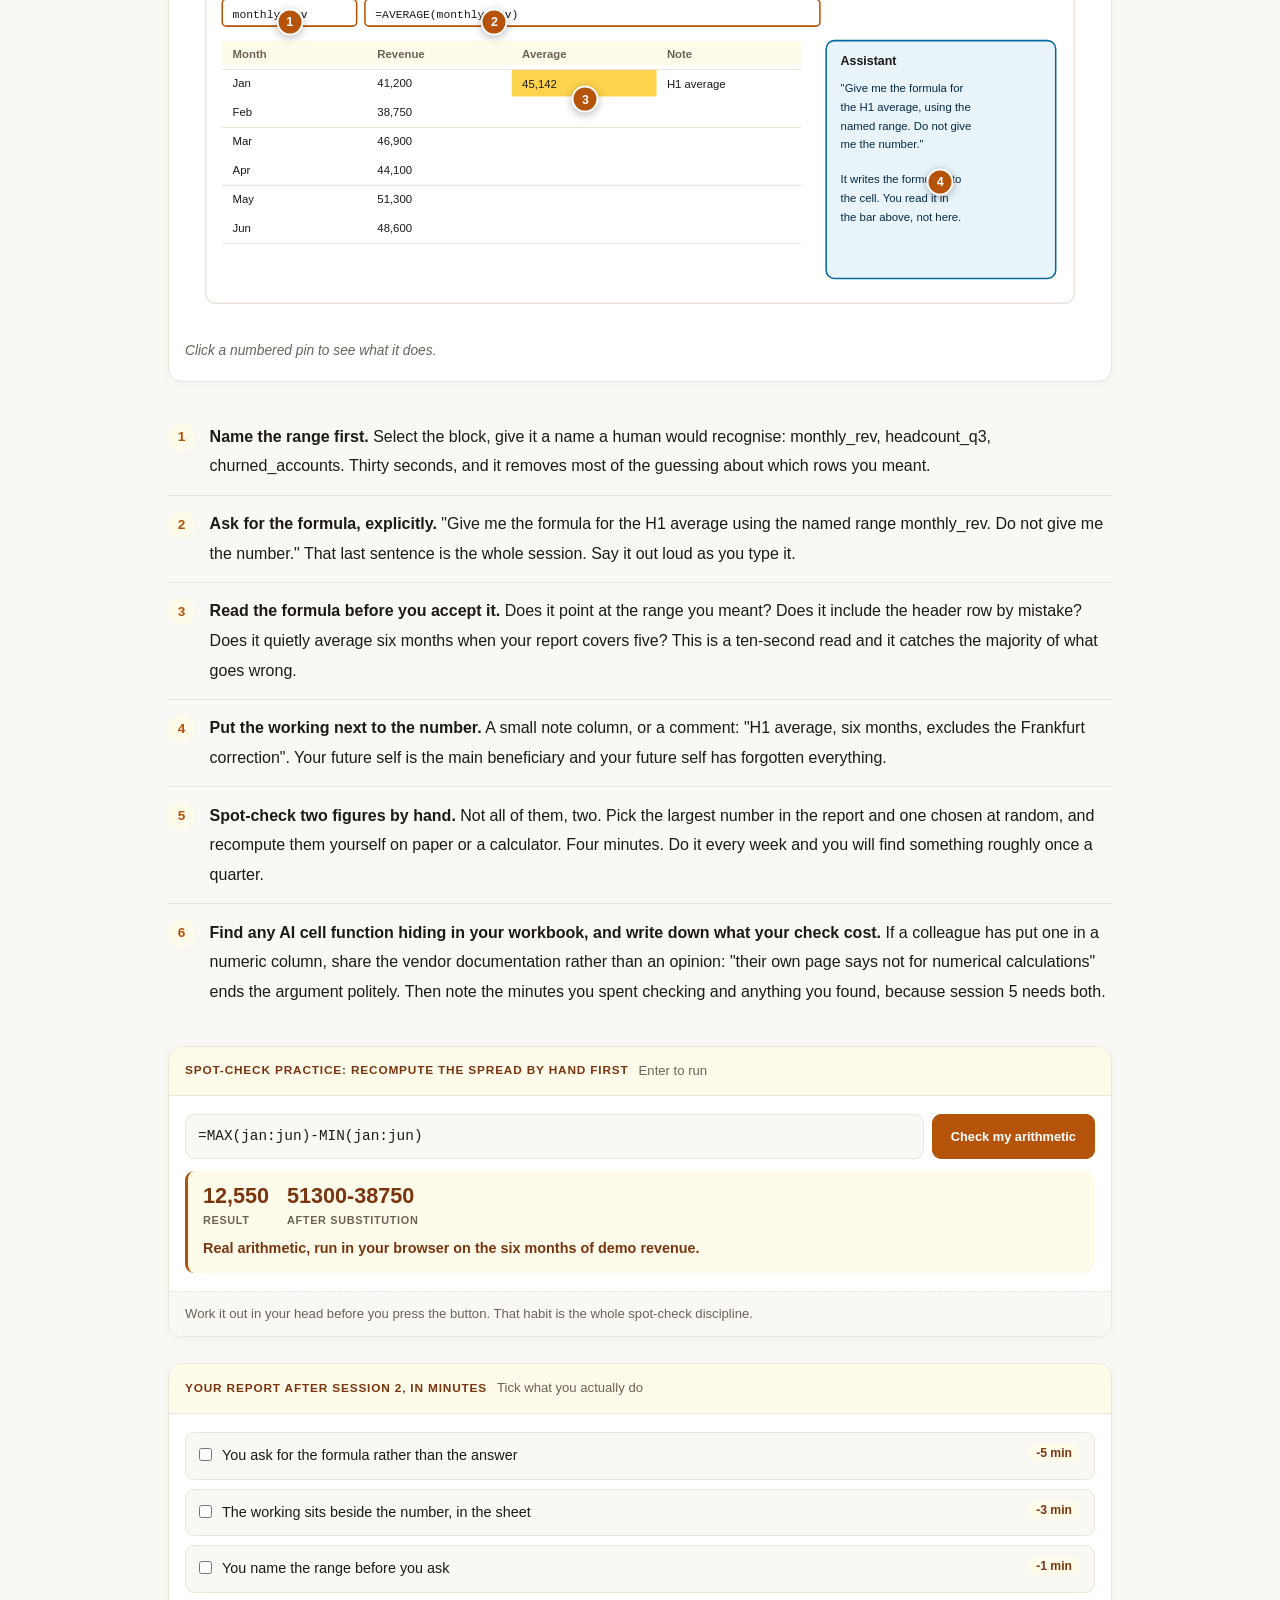
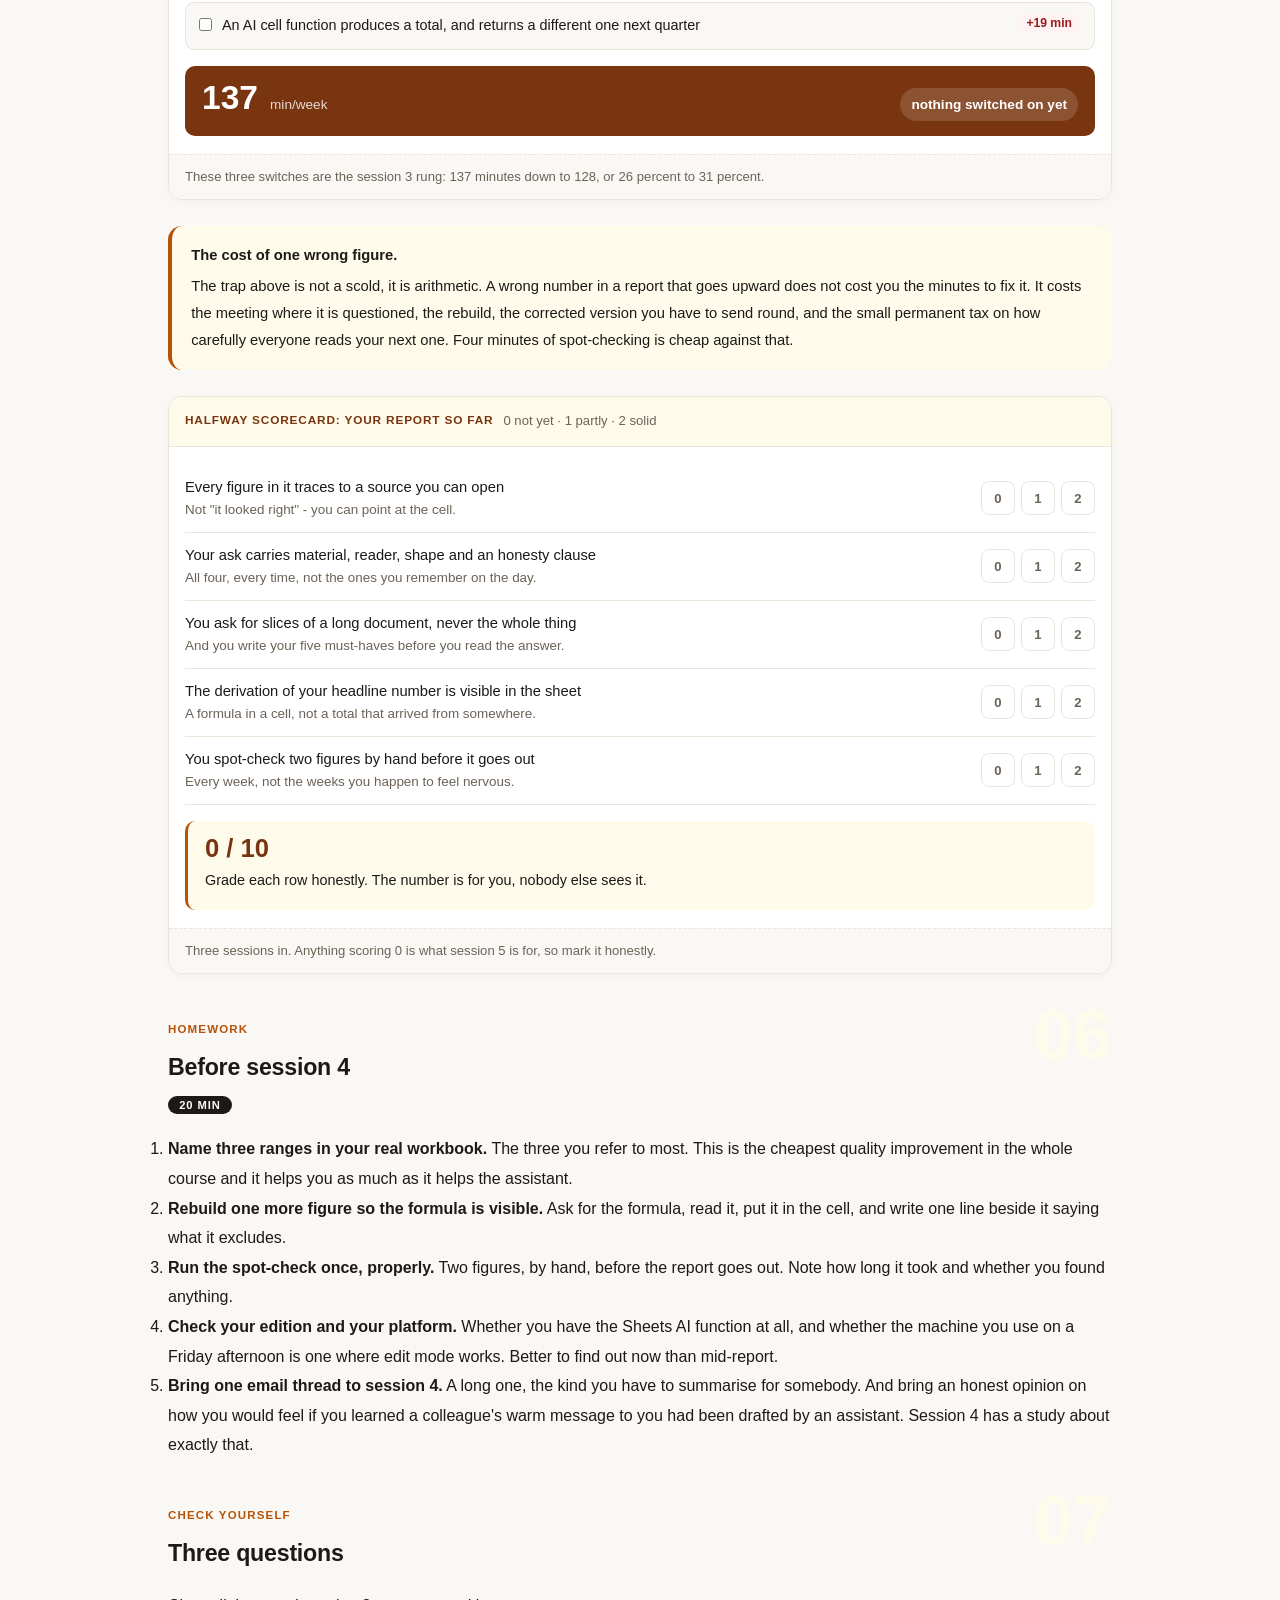
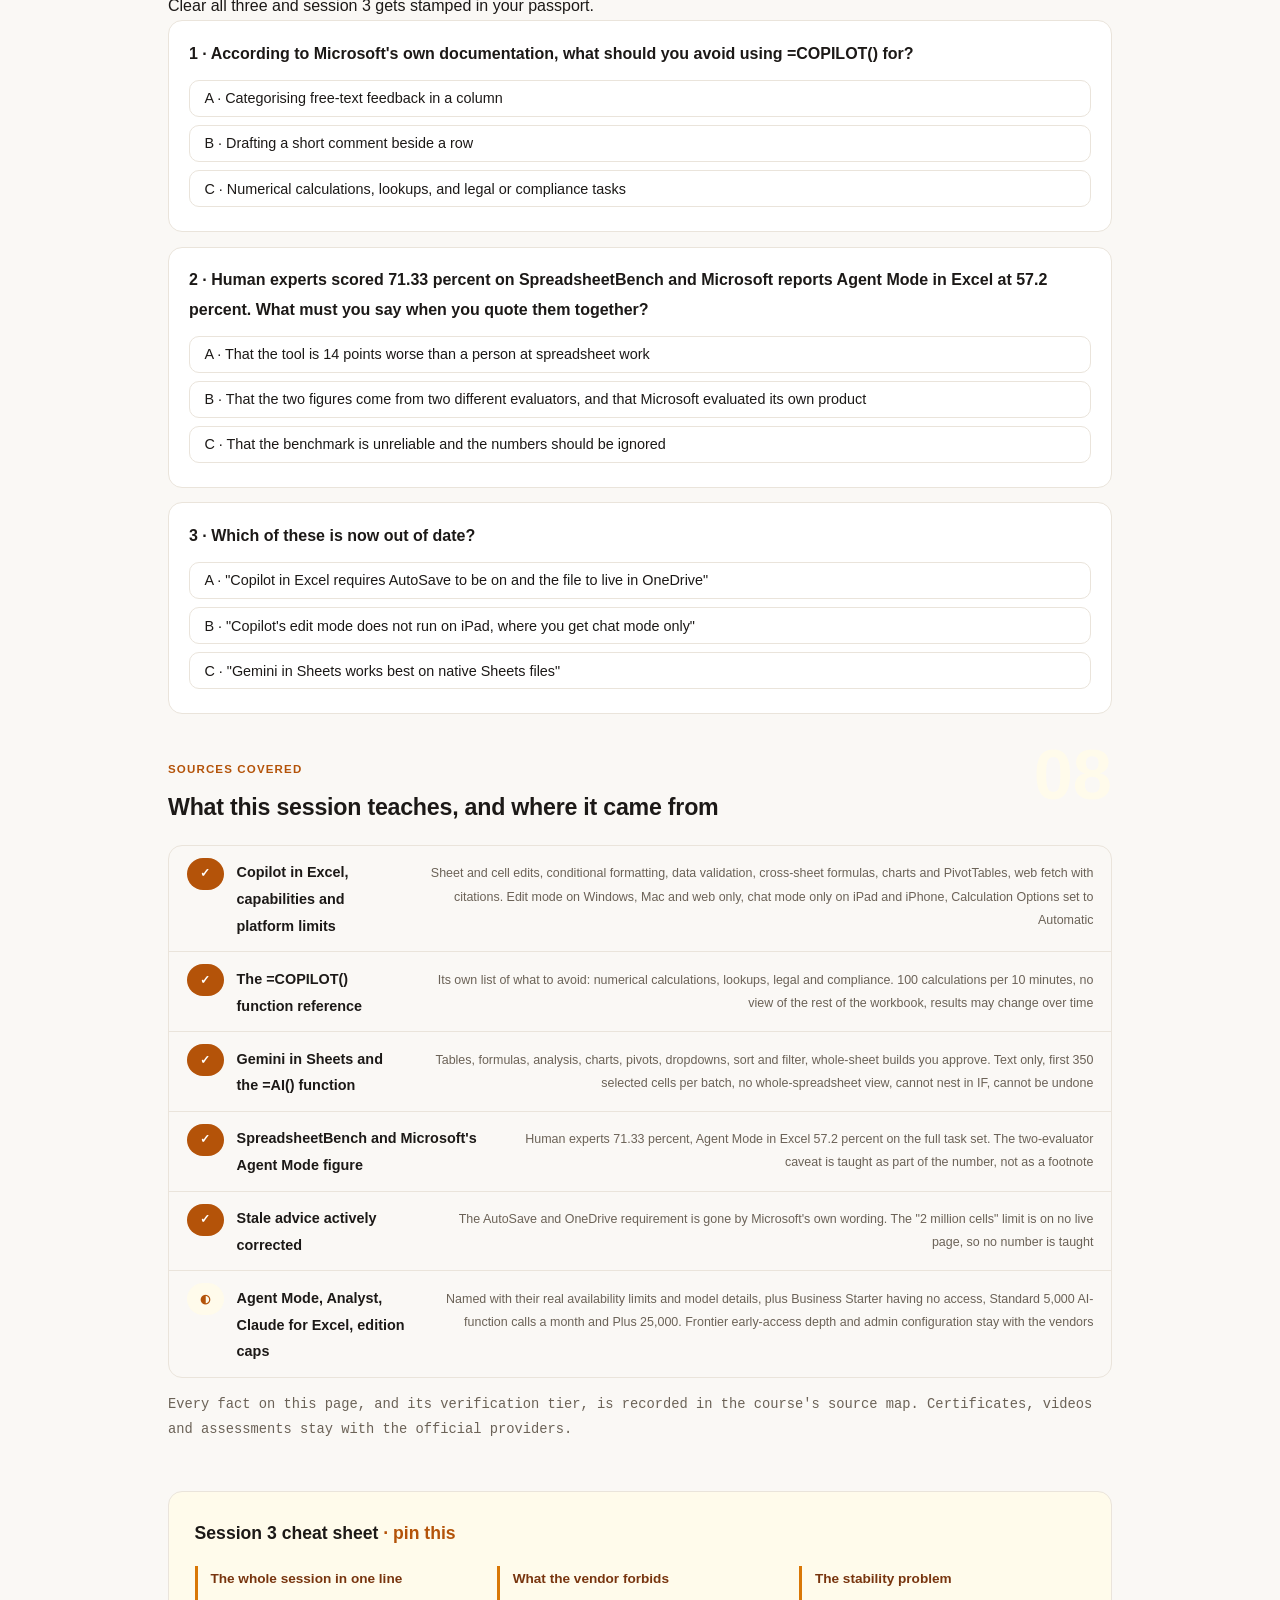
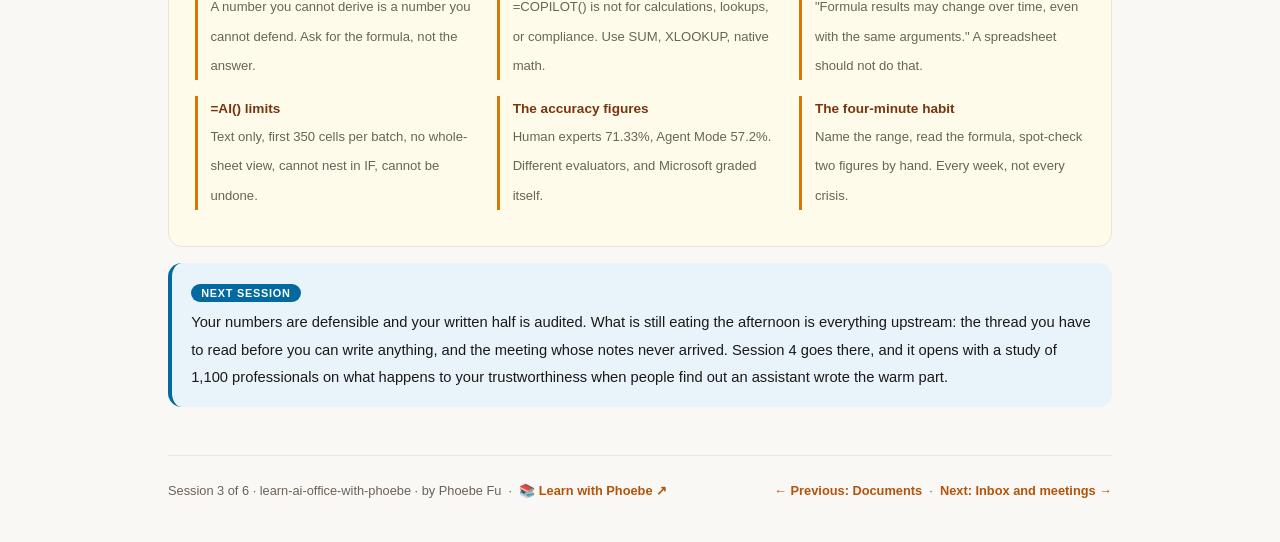
<file: courses/03-spreadsheets.html>
<!DOCTYPE html>
<html lang="en">
<head>
<meta charset="UTF-8">
<meta name="viewport" content="width=device-width, initial-scale=1.0">
<!-- social:start -->
<meta name="description" content="Session 3 of 6. A number you cannot derive is a number you cannot defend. Microsoft's own documentation tells you not to use its spreadsheet AI function for calculations, and that is the best lesson in the course.">
<meta property="og:type" content="article">
<meta property="og:site_name" content="Learn with Phoebe">
<meta property="og:title" content="Spreadsheets - learn ai office with phoebe">
<meta property="og:description" content="Session 3 of 6. Ask for the formula, not the answer. The vendor's own docs forbid the obvious use, and the accuracy numbers explain why.">
<meta property="og:url" content="https://phoebefu6.github.io/learn-ai-office-with-phoebe/courses/03-spreadsheets.html">
<meta property="og:image" content="https://phoebefu6.github.io/learn-ai-office-with-phoebe/assets/og-cover.png">
<meta property="og:image:width" content="1200">
<meta property="og:image:height" content="630">
<meta name="twitter:card" content="summary_large_image">
<meta name="twitter:title" content="Spreadsheets - learn ai office with phoebe">
<meta name="twitter:description" content="Session 3 of 6. Ask for the formula, not the answer. A number you cannot derive is a number you cannot defend.">
<meta name="twitter:image" content="https://phoebefu6.github.io/learn-ai-office-with-phoebe/assets/og-cover.png">
<!-- social:end -->
<title>Session 3 · Spreadsheets - learn ai office with phoebe</title>
<link rel="stylesheet" href="../assets/style.css?v=25">
</head>
<body>

<div class="toolbar">
  <div class="wrap">
    <span class="crumb"><a href="../index.html">learn-ai-office-with-phoebe</a> / Session 3 of 6</span>
    <button class="btn" id="toggle-all" type="button">Expand all</button>
    <button class="btn primary" id="zoom-toggle" type="button">Projector zoom: off</button>
  </div>
</div>

<header class="masthead">
  <div class="wrap">
    <div class="eyebrow">Learn AI Office with Phoebe · Session 3 of 6</div>
    <h1>Show me your <span class="accent">working</span></h1>
    <p class="sub">Halfway through the course, and here is the sentence the second half is built on: a number you cannot derive is a number you cannot defend. Tonight you stop asking a spreadsheet assistant for answers and start asking it for formulas, which sounds like a small change in wording and is actually the whole difference between a report you can stand behind in a meeting and a report you are quietly hoping nobody interrogates. On the way we read the most useful document in this entire course, which is Microsoft telling you not to use its own function for the thing you wanted it for.</p>
    <div class="chip-row">
      <span class="chip level">🟡 Medium</span>
      <span class="chip audience">Anyone with a weekly report, an inbox and too many meetings</span>
      <span class="chip audience">Excel or Google Sheets</span>
      <span class="chip time">45 min</span>
    </div>
    <div class="agenda">
      <span class="a1" style="flex:1">0-3 · Recap</span>
      <span class="a2" style="flex:4">3-16 · What it does, and what its own docs forbid</span>
      <span class="a3" style="flex:5">16-38 · Build-along: rebuild one real number</span>
      <span class="a4" style="flex:1">38-45 · Q&amp;A</span>
    </div>
  </div>
</header>

<main class="wrap">

  <!-- ============ INTRO ============ -->
  <section class="section" id="intro">
    <div class="section-kicker">
      <span class="klabel">Part 0</span>
      <h2>Where the report is now</h2>
    </div>
    <p class="lede">Session 1 gave you the four-part ask and took the report from 170 minutes to 150. Session 2 gave you the slice and the omission audit and took it to <strong>137 minutes, 26 percent faster</strong>. Tonight is the formula rung: <strong>137 down to 128, which is 26 percent to 31 percent</strong>, and unlike the previous two it is not mainly about speed. It is about whether the thing you send out can survive a question.</p>

    <div class="legend">
      <span class="pill">🎫 Clear all three quiz questions to stamp your passport</span>
      <span class="pill">Live = presented in the 45 minutes</span>
      <span class="pill">Self-study = the full depth, after class</span>
    </div>

    <div class="callout win">
      <p><strong>★ What you walk out with tonight.</strong> One real figure from your report rebuilt so the working is visible in the sheet, a spot-check habit that takes four minutes, and the ability to explain to a colleague exactly why the AI cell function is the wrong tool for a total, using the vendor's own documentation rather than your opinion.</p>
    </div>

    <details class="card" open>
      <summary><span class="mode live">Live</span>The sentence tonight hangs on<span class="mini">2 min</span><span class="caret">▶</span></summary>
      <div class="body">
        <p class="lede"><strong>A number you cannot derive is a number you cannot defend.</strong></p>
        <p>Think about the last time a figure in one of your reports was challenged. Not proved wrong, just questioned. Somebody said "where does that come from?" and the honest answer was a small pause, then a scroll, then "let me check and come back to you".</p>
        <p>That pause is the entire cost of an undefendable number, and it is expensive in a way that never shows up on a productivity dashboard. It costs you the room's confidence for the next ten minutes, and it costs you the afternoon you then spend reconstructing something you already produced once.</p>
        <p>An assistant that hands you a total makes that pause more likely, not less, because now the derivation happened somewhere you were not watching. An assistant that hands you a formula makes it impossible, because the derivation is sitting in the cell where anybody can read it, including you, in three weeks, when you have forgotten everything.</p>
      </div>
    </details>

    <details class="card">
      <summary><span class="mode self">Self-study</span>Halfway through: what the report has gained<span class="mini">2 min</span><span class="caret">▶</span></summary>
      <div class="body">
        <table class="clean">
          <tr><th>Session</th><th>What your report gained</th><th>Task ladder</th></tr>
          <tr><td>1 · done</td><td>The four-part ask: material, reader, shape, honesty clause</td><td>170 to 150 min, 8% to 19%</td></tr>
          <tr><td>2 · done</td><td>The written half, sliced and audited for omission</td><td>150 to 137 min, 19% to 26%</td></tr>
          <tr><td>3 · tonight</td><td>The numbers, with working you can point at</td><td>137 to 128 min, 26% to 31%</td></tr>
          <tr><td>4</td><td>Inbox and meeting notes feeding it, without costing you trust</td><td>held at 31%</td></tr>
          <tr><td>5</td><td>Assembled end to end, every figure traceable</td><td>128 to 122 min, 31% to 34%</td></tr>
          <tr><td>6</td><td>Saved, repeatable, honest about what you never automate</td><td>122 to 111 min, 34% to 40%</td></tr>
        </table>
        <p>Notice that tonight and session 5 are the two rungs with the smallest time savings and the largest effect on whether anyone trusts the output. That is not a coincidence. Checking is the part that costs minutes and buys credibility.</p>
      </div>
    </details>
  </section>

  <!-- ============ PART 1 ============ -->
  <section class="section" id="part-1">
    <div class="section-kicker">
      <span class="klabel">Part 1 · covers what it genuinely does</span>
      <h2>What these assistants really do in a spreadsheet now</h2>
      <span class="tag concept">5 min live</span>
    </div>
    <p class="lede">Start with the capability, honestly, because this is genuinely more than it was and dismissing it makes you look uninformed. Both products now edit your sheet rather than just talking about it.</p>

    <figure class="zoomable">
      <svg viewBox="0 0 880 300" xmlns="http://www.w3.org/2000/svg" role="img" aria-label="Overlapping capabilities of Copilot in Excel and Gemini in Sheets, sharing formulas charts and pivots while differing in the surrounding features">
        <style>
          .o3aS { font: 700 12px Inter, sans-serif; fill: #1C1917; }
          .o3aX { font: 400 11.5px Inter, sans-serif; fill: #6B6257; }
          .o3aI { font: 800 12px Inter, sans-serif; fill: #78350F; }
          .o3aN { font: 400 12px Inter, sans-serif; fill: #6B6257; }
        </style>
        <circle cx="370" cy="150" r="118" fill="#0369A1" fill-opacity=".18" stroke="#0369A1" stroke-width="1.5"/>
        <circle cx="510" cy="150" r="118" fill="#B45309" fill-opacity=".22" stroke="#B45309" stroke-width="1.5"/>
        <text class="o3aS" x="238" y="150" text-anchor="end">Copilot in Excel</text>
        <text class="o3aX" x="238" y="168" text-anchor="end">no edit mode on iPad</text>
        <text class="o3aS" x="642" y="150">Gemini in Sheets</text>
        <text class="o3aX" x="642" y="168">native Sheets files</text>
        <text class="o3aX" x="300" y="112" text-anchor="middle">cell edits</text><text class="o3aX" x="300" y="150" text-anchor="middle">formatting</text>
        <text class="o3aX" x="300" y="188" text-anchor="middle">web fetch</text><text class="o3aX" x="578" y="112" text-anchor="middle">dropdowns</text>
        <text class="o3aX" x="578" y="150" text-anchor="middle">sort, filter</text><text class="o3aX" x="578" y="188" text-anchor="middle">whole sheet</text>
        <text class="o3aI" x="440" y="136" text-anchor="middle">formulas</text><text class="o3aI" x="440" y="158" text-anchor="middle">charts</text>
        <text class="o3aI" x="440" y="180" text-anchor="middle">pivots</text>
        <text class="o3aN" x="60" y="286">Both write formulas, charts and pivots. The gotchas are where they part company.</text>
      </svg>
      <figcaption>🔍 Click to zoom - the shared middle is the part you will actually use every week</figcaption>
    </figure>

    <details class="card">
      <summary><span class="mode live">Live</span>The capability list, and the gotchas that bite<span class="mini">4 min</span><span class="caret">▶</span></summary>
      <div class="body">
        <p><strong>Copilot in Excel</strong> adds, renames and deletes worksheets, edits cells and ranges, applies conditional formatting and data validation, writes formulas that reach across sheets, builds charts and PivotTables, and fetches from the web with citations.</p>
        <p><strong>Gemini in Sheets</strong> builds tables, writes formulas, runs analysis, makes charts and pivot tables, adds dropdowns, sorts and filters, and will construct a whole sheet from a plan that you approve before it runs.</p>
        <p>Now the three gotchas nobody mentions in the demo video:</p>
        <ul>
          <li><strong>Platform.</strong> Copilot's edit mode is Windows, Mac and web only. On iPad and iPhone you get <strong>chat mode only</strong>. If your habit is reviewing numbers on a tablet on the train, the thing you saw demonstrated is not the thing you have.</li>
          <li><strong>Calculation Options must be set to Automatic</strong> for editing to work. If you are one of those people who set a heavy workbook to Manual years ago and forgot, this will look like the feature is broken.</li>
          <li><strong>File format.</strong> Gemini in Sheets works best on native Sheets files, so an .xlsx has to be converted first. On the Microsoft side, a workbook saved as Strict Open XML has to be resaved as .xlsx.</li>
        </ul>
        <div class="callout tip">
          <p>Check your edition before you promise anything to your team. On Google Workspace, <strong>Business Starter has no access</strong> to the Sheets AI function, the sheet build and edit features, or match-style in Docs. Standard allows 5,000 AI function calls a month and Plus allows 25,000.</p>
        </div>
      </div>
    </details>

    <details class="card">
      <summary><span class="mode self">Self-study</span>Two more surfaces worth knowing exist<span class="mini">3 min</span><span class="caret">▶</span></summary>
      <div class="body">
        <p><strong>Agent Mode</strong> in Word, Excel and PowerPoint went generally available on 22 April 2026 and does multi-step actions in place, on desktop and mobile. A detail worth carrying because it surprises people: Agent Mode runs on OpenAI reasoning models, while Office Agent runs on Anthropic models. Same menu, different engines underneath. The <strong>Analyst</strong> agent, currently in the early-access Frontier program, "can run Python ... and you can view the code it's running in real time". Read that through tonight's lens: the valuable half of that sentence is not the Python, it is that you can watch the code.</p>
        <p>On the Anthropic side, <strong>Claude for Excel</strong> does workbook question and answer with cell-level citations and can adjust assumptions while keeping formula relationships intact. It needs Pro, Max, Team or Enterprise, runs on web plus recent Windows and Mac builds, and is <strong>not</strong> available on the 2016 or 2019 perpetual versions, on iPad, or on Android. Data tables and macros are unsupported. Cell-level citations are the same idea again, from a third vendor: when three companies independently ship "here is where this came from", that is the market agreeing with the thesis of this session.</p>
      </div>
    </details>
  </section>

  <!-- ============ PART 2 ============ -->
  <section class="section" id="part-2">
    <div class="section-kicker">
      <span class="klabel">Part 2 · covers the vendor's own limits</span>
      <h2>The best document in this course is Microsoft telling you not to</h2>
      <span class="tag concept">6 min live</span>
    </div>
    <p class="lede">There is now a real worksheet function, <span class="mono">=COPILOT()</span>, that you type into a cell like any other. Google has its own equivalent in <span class="mono">=AI()</span>. Both are genuinely useful. Both come with vendor documentation that rules out the first thing almost everyone tries.</p>

    <figure class="zoomable">
      <svg viewBox="0 0 880 340" xmlns="http://www.w3.org/2000/svg" role="img" aria-label="A decision path for whether a task belongs in an AI cell function, sending numbers lookups and compliance to native formulas and leaving wording and tagging to the AI function">
        <style>
          .o3bR { font: 700 13px Inter, sans-serif; fill: #78350F; }
          .o3bH { font: 700 12px Inter, sans-serif; }
          .o3bB { font: 400 12px Inter, sans-serif; fill: #1C1917; }
          .o3bN { font: 400 12px Inter, sans-serif; fill: #6B6257; }
        </style>
        <rect x="300" y="24" width="280" height="42" rx="10" fill="#FFFBEB" stroke="#B45309" stroke-width="1.5"/>
        <text class="o3bR" x="440" y="51" text-anchor="middle">Put it in an AI cell function?</text>
        <line x1="440" y1="66" x2="440" y2="90" stroke="#D6CFC5" stroke-width="1.5"/><line x1="210" y1="90" x2="670" y2="90" stroke="#D6CFC5" stroke-width="1.5"/>
        <line x1="210" y1="90" x2="210" y2="110" stroke="#D6CFC5" stroke-width="1.5"/><line x1="670" y1="90" x2="670" y2="110" stroke="#D6CFC5" stroke-width="1.5"/>
        <rect x="60" y="110" width="300" height="44" rx="10" fill="#FEF2F2" stroke="#FCA5A5" stroke-width="1.5"/>
        <text class="o3bH" x="210" y="138" text-anchor="middle" fill="#991B1B">Numbers, lookups, rules</text>
        <rect x="520" y="110" width="300" height="44" rx="10" fill="#FFFBEB" stroke="#B45309" stroke-width="1.5"/>
        <text class="o3bH" x="670" y="138" text-anchor="middle" fill="#78350F">Wording, tagging, sentiment</text>
        <line x1="210" y1="154" x2="210" y2="178" stroke="#D6CFC5" stroke-width="1.5"/><line x1="670" y1="154" x2="670" y2="178" stroke="#D6CFC5" stroke-width="1.5"/>
        <rect x="60" y="178" width="300" height="44" rx="10" fill="#FFFBEB" stroke="#EAE4DB" stroke-width="1.5"/>
        <text class="o3bB" x="210" y="206" text-anchor="middle">The vendor says do not</text>
        <rect x="520" y="178" width="300" height="44" rx="10" fill="#FFFBEB" stroke="#EAE4DB" stroke-width="1.5"/>
        <text class="o3bB" x="670" y="206" text-anchor="middle">This is what it is for</text>
        <line x1="210" y1="222" x2="210" y2="246" stroke="#D6CFC5" stroke-width="1.5"/><line x1="670" y1="222" x2="670" y2="246" stroke="#D6CFC5" stroke-width="1.5"/>
        <rect x="60" y="246" width="300" height="44" rx="10" fill="#FCD34D"/>
        <text class="o3bH" x="210" y="274" text-anchor="middle" fill="#1C1917">Use SUM, XLOOKUP, math</text>
        <rect x="520" y="246" width="300" height="44" rx="10" fill="#E8F3FA" stroke="#0369A1" stroke-width="1.5"/>
        <text class="o3bH" x="670" y="274" text-anchor="middle" fill="#062A43">Expect it to change later</text>
        <text class="o3bN" x="60" y="318">Microsoft's own page rules out calculations, lookups, and compliance work.</text>
      </svg>
      <figcaption>🔍 Click to zoom - the left path is not a warning about quality, it is the vendor naming the wrong tool</figcaption>
    </figure>

    <details class="card">
      <summary><span class="mode live">Live</span>What the =COPILOT() documentation actually says<span class="mini">4 min</span><span class="caret">▶</span></summary>
      <div class="body">
        <p>Straight from Microsoft's own function reference. Read these as a group, because the pattern is the lesson.</p>
        <ul>
          <li><strong>"COPILOT uses AI and can give incorrect responses"</strong>, stated on the page for the function itself.</li>
          <li>Avoid it for <strong>"Numerical calculations"</strong>. Use native formulas <strong>"for any task requiring accuracy or reproducibility"</strong>.</li>
          <li>Avoid it for <strong>lookups</strong>. Use XLOOKUP, which is deterministic and which you already know.</li>
          <li>Avoid it for <strong>legal, regulatory or compliance</strong> tasks.</li>
          <li><strong>"Formula results may change over time, even with the same arguments."</strong></li>
        </ul>
        <p>Stop on that last one, because it breaks something people assume is unbreakable. A spreadsheet's core promise is that the same inputs give the same output, forever. That is why anybody trusts a workbook at all. A cell that may quietly return something different next quarter is a different kind of object living in the same grid, and it looks identical to its neighbours.</p>
        <p>Two more practical limits: a cap of <strong>100 calculations per 10 minutes</strong>, after which you get a connection error, and the function <strong>cannot see the rest of your workbook</strong>. It knows the prompt and the ranges you hand it, and nothing else.</p>
      </div>
    </details>

    <details class="card">
      <summary><span class="mode live">Live</span>Google's =AI() has the same shape of limits<span class="mini">3 min</span><span class="caret">▶</span></summary>
      <div class="body">
        <p>Different company, same physics:</p>
        <ul>
          <li><strong>Text only.</strong> It generates, summarizes, categorizes and scores sentiment. It is not a calculator either.</li>
          <li>Only the <strong>first 350 selected cells</strong> generate per batch. Select two thousand rows and most of them quietly do nothing.</li>
          <li>It <strong>cannot see the whole spreadsheet</strong> or other Drive files, exactly like the Microsoft function.</li>
          <li>It <strong>cannot be nested inside IF</strong>, so the clever conditional you were about to build does not work.</li>
          <li>And the one that costs people real work: it <strong>cannot be undone</strong>.</li>
        </ul>
        <div class="callout example">
          <span class="ex-pill">Real world</span>
          <p>Read the two pages side by side and the message is unmistakable. Both vendors shipped a cell-level AI function, and both then published documentation saying: not for numbers, not for lookups, it cannot see your workbook, and the answer may not be stable. <strong>They are telling you what it is for.</strong> It is for the text work you used to do by hand in a column: tagging free-text feedback, drafting the comment field, standardising messy category names. That is a real job and it saves real time. It is just not the job of producing the number at the bottom of your report.</p>
        </div>
      </div>
    </details>

    <div class="prompt-box bad">
      <span class="label">What almost everyone types first</span>
=COPILOT("what was our average monthly revenue in H1?", A2:B7)
    </div>

    <div class="prompt-box good">
      <span class="label">The same job, done in the tool built for it</span>
=AVERAGE(monthly_rev)

Use the AI function for the column beside it instead:
=COPILOT("in three words, why did this month move?", C2:F2)

And for the flag, plain logic beats a prompt every time:
=IF(B2 &lt; 0.9 * C2, "missed target", "on plan")
    </div>

    <p>The second block is not more conservative, it is more correct. The average is deterministic and it will be the same number in March. The three-word explanation is language work, which is what the AI function is genuinely good at. Profit &amp; loss lines are not the place to experiment.</p>
  </section>

  <!-- ============ PART 3 ============ -->
  <section class="section" id="part-3">
    <div class="section-kicker">
      <span class="klabel">Part 3 · covers the accuracy number</span>
      <h2>There is a number for this, and it needs handling carefully</h2>
      <span class="tag concept">4 min live</span>
    </div>
    <p class="lede">People ask "but how accurate is it, really" and deserve a real answer rather than a shrug. There is one. It comes with a caveat that matters as much as the figure.</p>

    <figure class="zoomable">
      <svg viewBox="0 0 880 300" xmlns="http://www.w3.org/2000/svg" role="img" aria-label="Human experts at 71.33 percent on SpreadsheetBench compared with Microsoft's reported 57.2 percent for Agent Mode in Excel, measured by two different evaluators">
        <style>
          .o3cL { font: 600 12px Inter, sans-serif; fill: #1C1917; }
          .o3cV { font: 800 12px Inter, sans-serif; fill: #fff; }
          .o3cS { font: 400 12px Inter, sans-serif; fill: #6B6257; }
          .o3cN { font: 400 12px Inter, sans-serif; fill: #6B6257; }
        </style>
        <text class="o3cL" x="240" y="110" text-anchor="end">Human experts</text>
        <rect x="260" y="90" width="399" height="34" rx="6" fill="#B45309"/>
        <text class="o3cV" x="274" y="112">71.33%</text>
        <text class="o3cL" x="240" y="170" text-anchor="end">Agent Mode in Excel</text>
        <rect x="260" y="150" width="320" height="34" rx="6" fill="#0369A1"/>
        <text class="o3cV" x="274" y="172">57.2%</text>
        <text class="o3cS" x="260" y="216">SpreadsheetBench, full task set. Neither figure is a pass mark.</text>
        <text class="o3cN" x="60" y="276">Two different evaluators, and Microsoft evaluated its own product. Read the gap, not a ranking.</text>
      </svg>
      <figcaption>🔍 Click to zoom - good enough to be genuinely useful, and good enough to be dangerous unchecked</figcaption>
    </figure>

    <details class="card">
      <summary><span class="mode live">Live</span>How to quote these two figures without misleading anyone<span class="mini">4 min</span><span class="caret">▶</span></summary>
      <div class="body">
        <p><strong>SpreadsheetBench</strong> reports human experts at <strong>71.33 percent</strong> overall. Microsoft reports <strong>Agent Mode in Excel at 57.2 percent</strong> on the full task set.</p>
        <p>Now the part that has to be said out loud every single time you use these numbers: <strong>they come from two different evaluators, and Microsoft evaluated its own product.</strong> Putting them next to each other is useful for scale and it is not a head-to-head result. If you put them on a slide as a clean comparison, you are doing the thing this course keeps warning about.</p>
        <p>Look at the human bar for a second. Skilled people, working carefully on a benchmark of real spreadsheet tasks, came in at 71.33 percent. Spreadsheet work is hard, and part of what these figures measure is the difficulty of the task rather than the failings of the tool.</p>
        <div class="callout tip">
          <p><strong>The lesson is not "it is bad".</strong> Either figure is high enough that the output usually looks right, which is precisely what makes it dangerous without a check. A tool that failed obviously would be safe. A tool that succeeds most of the time and fails silently is the one that needs a spot-check habit, and that is what the build-along installs.</p>
        </div>
      </div>
    </details>
  </section>

  <!-- ============ PART 4 ============ -->
  <section class="section" id="part-4">
    <div class="section-kicker">
      <span class="klabel">Part 4 · corrects stale advice</span>
      <h2>Two things you have been told that are no longer true</h2>
      <span class="tag concept">2 min live</span>
    </div>
    <p class="lede">This field moves fast enough that confident advice goes off. Two corrections, both of which will make you look well informed in a meeting this month.</p>

    <table class="clean">
      <tr><th>What gets repeated</th><th>The current position</th></tr>
      <tr><td>"Copilot in Excel needs AutoSave on and the file in OneDrive"</td><td>Not true now. Microsoft's own wording: "Copilot in Excel runs in workbooks with autosave enabled or disabled." If you avoided it because of this, the reason is gone</td></tr>
      <tr><td>"Copilot in Excel handles up to 2 million cells"</td><td>Widely repeated and it appears on no live Microsoft page. This course does not teach a number, because a made-up threshold tells you exactly when to stop being careful</td></tr>
    </table>

    <p>The second one is the more interesting failure. A specific figure travels much further than a vague warning, gets quoted in a deck, and eventually somebody builds a process on it. If you cannot point at the page it lives on, say "I do not have a verified number" instead. It is a better answer and it stays true.</p>
  </section>

  <!-- ============ BUILD-ALONG ============ -->
  <section class="section" id="demo-3">
    <div class="section-kicker">
      <span class="klabel">Build-along</span>
      <h2>Rebuild one real number so the working is visible</h2>
      <span class="tag demo">★ 22 min · everyone builds</span>
    </div>
    <p class="lede">Open the sheet behind your weekly report and find the figure you brought as homework. The one you copy from somewhere, or that a formula produces and you have never opened. We are going to make it derivable.</p>

    <figure class="zoomable">
      <svg viewBox="0 0 880 300" xmlns="http://www.w3.org/2000/svg" role="img" aria-label="Asking for the answer returns a bare number with no trail, while asking for the formula puts the derivation in the cell where it can be read">
        <style>
          .o3dH { font: 800 13px Inter, sans-serif; }
          .o3dB { font: 400 12px Inter, sans-serif; fill: #1C1917; }
          .o3dM { font: 700 12px "SF Mono", ui-monospace, Menlo, monospace; fill: #1C1917; }
          .o3dF { font: 800 12px Inter, sans-serif; }
          .o3dN { font: 400 12px Inter, sans-serif; fill: #6B6257; }
        </style>
        <rect x="40" y="50" width="390" height="180" rx="12" fill="#FEF2F2" stroke="#FCA5A5" stroke-width="1.5"/>
        <text class="o3dH" x="58" y="84" fill="#991B1B">You asked for the answer</text>
        <text class="o3dM" x="58" y="116">45,142</text><text class="o3dB" x="58" y="142">No cells named, no trail, no formula</text>
        <text class="o3dB" x="58" y="164">In March you cannot reproduce it</text>
        <text class="o3dF" x="58" y="200" fill="#991B1B">One question and you are scrolling</text>
        <rect x="450" y="50" width="390" height="180" rx="12" fill="#FFFBEB" stroke="#B45309" stroke-width="1.5"/>
        <text class="o3dH" x="468" y="84" fill="#78350F">You asked for the formula</text>
        <text class="o3dM" x="468" y="116">=AVERAGE(monthly_rev)</text><text class="o3dB" x="468" y="142">The derivation sits in the cell</text>
        <text class="o3dB" x="468" y="164">Same inputs, same answer, forever</text>
        <text class="o3dF" x="468" y="200" fill="#78350F">One question and you point at it</text>
        <text class="o3dN" x="60" y="276">Same figure either way. Only one of them can be defended in a meeting.</text>
      </svg>
      <figcaption>🔍 Click to zoom - asking for the formula costs no extra time and changes what the number is worth</figcaption>
    </figure>

    <div class="tryrow" data-fn="formula" data-title="A real formula, evaluated in your browser" data-hint="=SUM(jan:jun)/6" data-seed="=SUM(jan:jun)/6" data-cta="Run the formula" data-foot="Six months of demo revenue live behind this box. Change the formula and watch the substitution line."></div>

    <p>Look at the second metric it returns, the one labelled "after substitution". That is what showing your working means in practice: not the result, but the arithmetic the result came from, laid out so a colleague can disagree with it.</p>

    <div class="hotspot" data-title="Four places to look, and only one of them is the answer">
      <div class="hs-mock">
        <svg viewBox="0 0 880 380" xmlns="http://www.w3.org/2000/svg" role="img" aria-label="A spreadsheet window showing the name box holding a named range, the formula bar holding the derivation, a cell holding the result, and an assistant pane on the right">
          <style>
            .o3eT { font: 700 12px Inter, sans-serif; fill: #1C1917; }
            .o3eM { font: 400 11px "SF Mono", ui-monospace, Menlo, monospace; fill: #1C1917; }
            .o3eH { font: 700 11px Inter, sans-serif; fill: #6B6257; }
            .o3eC { font: 400 11px Inter, sans-serif; fill: #1C1917; }
            .o3eP { font: 400 11px Inter, sans-serif; fill: #062A43; }
          </style>
          <rect x="20" y="20" width="840" height="340" rx="10" fill="#fff" stroke="#EAE4DB" stroke-width="1.5"/>
          <rect x="20" y="20" width="840" height="34" rx="10" fill="#FFFBEB"/><text class="o3eT" x="40" y="42">Q3-revenue.xlsx</text>
          <rect x="36" y="66" width="130" height="26" rx="4" fill="#fff" stroke="#B45309" stroke-width="1.5"/><text class="o3eM" x="46" y="84">monthly_rev</text>
          <rect x="174" y="66" width="440" height="26" rx="4" fill="#fff" stroke="#B45309" stroke-width="1.5"/><text class="o3eM" x="184" y="84">=AVERAGE(monthly_rev)</text>
          <rect x="36" y="106" width="560" height="24" fill="#FFFBEB"/>
          <text class="o3eH" x="46" y="123">Month</text><text class="o3eH" x="186" y="123">Revenue</text><text class="o3eH" x="326" y="123">Average</text><text class="o3eH" x="466" y="123">Note</text>
          <text class="o3eC" x="46" y="151">Jan</text><text class="o3eC" x="186" y="151">41,200</text><text class="o3eC" x="46" y="179">Feb</text><text class="o3eC" x="186" y="179">38,750</text>
          <text class="o3eC" x="46" y="207">Mar</text><text class="o3eC" x="186" y="207">46,900</text><text class="o3eC" x="46" y="235">Apr</text><text class="o3eC" x="186" y="235">44,100</text>
          <text class="o3eC" x="46" y="263">May</text><text class="o3eC" x="186" y="263">51,300</text><text class="o3eC" x="46" y="291">Jun</text><text class="o3eC" x="186" y="291">48,600</text>
          <rect x="316" y="134" width="140" height="26" fill="#FCD34D"/><text class="o3eC" x="326" y="152">45,142</text><text class="o3eC" x="466" y="152">H1 average</text>
          <line x1="36" y1="134" x2="596" y2="134" stroke="#EAE4DB"/><line x1="36" y1="190" x2="596" y2="190" stroke="#EAE4DB"/><line x1="36" y1="246" x2="596" y2="246" stroke="#EAE4DB"/><line x1="36" y1="302" x2="596" y2="302" stroke="#EAE4DB"/>
          <rect x="620" y="106" width="222" height="230" rx="8" fill="#E8F3FA" stroke="#0369A1" stroke-width="1.5"/><text class="o3eT" x="634" y="130" fill="#062A43">Assistant</text>
          <text class="o3eP" x="634" y="156">"Give me the formula for</text><text class="o3eP" x="634" y="174">the H1 average, using the</text>
          <text class="o3eP" x="634" y="192">named range. Do not give</text><text class="o3eP" x="634" y="210">me the number."</text>
          <text class="o3eP" x="634" y="244">It writes the formula into</text><text class="o3eP" x="634" y="262">the cell. You read it in</text>
          <text class="o3eP" x="634" y="280">the bar above, not here.</text>
        </svg>
      </div>
      <button class="hs-pin" style="--x:11.5%;--y:21%" data-title="The name box" data-cap="Name the range before you ask. An unnamed block is what makes it guess which rows you meant."></button>
      <button class="hs-pin" style="--x:34%;--y:21%" data-title="The formula bar" data-cap="This is the line you should actually be reading. It is the only place the derivation is visible."></button>
      <button class="hs-pin" style="--x:44%;--y:39%" data-title="The result cell" data-cap="The number everyone looks at. On its own it tells you nothing about whether it is right."></button>
      <button class="hs-pin" style="--x:83%;--y:58%" data-title="The assistant pane" data-cap="Ask here, and ask for a formula. An answer typed into this pane leaves no trail in the workbook."></button>
    </div>

    <div class="steps">
      <div class="step"><p><strong>Name the range first.</strong> Select the block, give it a name a human would recognise: monthly_rev, headcount_q3, churned_accounts. Thirty seconds, and it removes most of the guessing about which rows you meant.</p></div>
      <div class="step"><p><strong>Ask for the formula, explicitly.</strong> "Give me the formula for the H1 average using the named range monthly_rev. Do not give me the number." That last sentence is the whole session. Say it out loud as you type it.</p></div>
      <div class="step"><p><strong>Read the formula before you accept it.</strong> Does it point at the range you meant? Does it include the header row by mistake? Does it quietly average six months when your report covers five? This is a ten-second read and it catches the majority of what goes wrong.</p></div>
      <div class="step"><p><strong>Put the working next to the number.</strong> A small note column, or a comment: "H1 average, six months, excludes the Frankfurt correction". Your future self is the main beneficiary and your future self has forgotten everything.</p></div>
      <div class="step"><p><strong>Spot-check two figures by hand.</strong> Not all of them, two. Pick the largest number in the report and one chosen at random, and recompute them yourself on paper or a calculator. Four minutes. Do it every week and you will find something roughly once a quarter.</p></div>
      <div class="step"><p><strong>Find any AI cell function hiding in your workbook, and write down what your check cost.</strong> If a colleague has put one in a numeric column, share the vendor documentation rather than an opinion: "their own page says not for numerical calculations" ends the argument politely. Then note the minutes you spent checking and anything you found, because session 5 needs both.</p></div>
    </div>

    <div class="tryrow" data-fn="formula" data-title="Spot-check practice: recompute the spread by hand first" data-hint="=MAX(jan:jun)-MIN(jan:jun)" data-seed="=MAX(jan:jun)-MIN(jan:jun)" data-cta="Check my arithmetic" data-foot="Work it out in your head before you press the button. That habit is the whole spot-check discipline."></div>

    <div class="stakes" data-base="137" data-unit="min/week" data-lower-is-better="1" data-title="Your report after session 2, in minutes" data-foot="These three switches are the session 3 rung: 137 minutes down to 128, or 26 percent to 31 percent.">
      <label><input type="checkbox" data-delta="-5"> You ask for the formula rather than the answer</label>
      <label><input type="checkbox" data-delta="-3"> The working sits beside the number, in the sheet</label>
      <label><input type="checkbox" data-delta="-1"> You name the range before you ask</label>
      <label><input type="checkbox" data-delta="19" data-trap="1"> An AI cell function produces a total, and returns a different one next quarter</label>
    </div>

    <div class="callout tip">
      <p><strong>The cost of one wrong figure.</strong> The trap above is not a scold, it is arithmetic. A wrong number in a report that goes upward does not cost you the minutes to fix it. It costs the meeting where it is questioned, the rebuild, the corrected version you have to send round, and the small permanent tax on how carefully everyone reads your next one. Four minutes of spot-checking is cheap against that.</p>
    </div>

    <div class="scorecard" data-title="Halfway scorecard: your report so far" data-foot="Three sessions in. Anything scoring 0 is what session 5 is for, so mark it honestly.">
      <div class="sc-row"><div class="sc-q">Every figure in it traces to a source you can open
        <em>Not "it looked right" - you can point at the cell.</em></div></div>
      <div class="sc-row"><div class="sc-q">Your ask carries material, reader, shape and an honesty clause
        <em>All four, every time, not the ones you remember on the day.</em></div></div>
      <div class="sc-row"><div class="sc-q">You ask for slices of a long document, never the whole thing
        <em>And you write your five must-haves before you read the answer.</em></div></div>
      <div class="sc-row"><div class="sc-q">The derivation of your headline number is visible in the sheet
        <em>A formula in a cell, not a total that arrived from somewhere.</em></div></div>
      <div class="sc-row"><div class="sc-q">You spot-check two figures by hand before it goes out
        <em>Every week, not the weeks you happen to feel nervous.</em></div></div>
    </div>
  </section>

  <!-- ============ HOMEWORK ============ -->
  <section class="section" id="exercise">
    <div class="section-kicker">
      <span class="klabel">Homework</span>
      <h2>Before session 4</h2>
      <span class="tag exercise">20 min</span>
    </div>
    <ol>
      <li><strong>Name three ranges in your real workbook.</strong> The three you refer to most. This is the cheapest quality improvement in the whole course and it helps you as much as it helps the assistant.</li>
      <li><strong>Rebuild one more figure so the formula is visible.</strong> Ask for the formula, read it, put it in the cell, and write one line beside it saying what it excludes.</li>
      <li><strong>Run the spot-check once, properly.</strong> Two figures, by hand, before the report goes out. Note how long it took and whether you found anything.</li>
      <li><strong>Check your edition and your platform.</strong> Whether you have the Sheets AI function at all, and whether the machine you use on a Friday afternoon is one where edit mode works. Better to find out now than mid-report.</li>
      <li><strong>Bring one email thread to session 4.</strong> A long one, the kind you have to summarise for somebody. And bring an honest opinion on how you would feel if you learned a colleague's warm message to you had been drafted by an assistant. Session 4 has a study about exactly that.</li>
    </ol>
  </section>

  <!-- ============ QUIZ ============ -->
  <section class="section" id="quiz">
    <div class="section-kicker">
      <span class="klabel">Check yourself</span>
      <h2>Three questions</h2>
    </div>
    <p>Clear all three and session 3 gets stamped in your passport.</p>

    <div class="quiz-q" data-answer="2">
      <p class="qtext">1 · According to Microsoft's own documentation, what should you avoid using =COPILOT() for?</p>
      <button class="qopt" type="button">A · Categorising free-text feedback in a column</button>
      <button class="qopt" type="button">B · Drafting a short comment beside a row</button>
      <button class="qopt" type="button">C · Numerical calculations, lookups, and legal or compliance tasks</button>
      <p class="qwhy">The function page says "COPILOT uses AI and can give incorrect responses", tells you to use native formulas "for any task requiring accuracy or reproducibility", points you at XLOOKUP for lookups, rules out legal, regulatory and compliance work, and warns that "Formula results may change over time, even with the same arguments".</p>
    </div>

    <div class="quiz-q" data-answer="1">
      <p class="qtext">2 · Human experts scored 71.33 percent on SpreadsheetBench and Microsoft reports Agent Mode in Excel at 57.2 percent. What must you say when you quote them together?</p>
      <button class="qopt" type="button">A · That the tool is 14 points worse than a person at spreadsheet work</button>
      <button class="qopt" type="button">B · That the two figures come from two different evaluators, and that Microsoft evaluated its own product</button>
      <button class="qopt" type="button">C · That the benchmark is unreliable and the numbers should be ignored</button>
      <p class="qwhy">Both figures are real and useful for a sense of scale, and side by side they are not a head-to-head result. The honest takeaway is not "it is bad" but "it is good enough to look right most of the time", which is exactly the condition that makes a spot-check necessary.</p>
    </div>

    <div class="quiz-q" data-answer="0">
      <p class="qtext">3 · Which of these is now out of date?</p>
      <button class="qopt" type="button">A · "Copilot in Excel requires AutoSave to be on and the file to live in OneDrive"</button>
      <button class="qopt" type="button">B · "Copilot's edit mode does not run on iPad, where you get chat mode only"</button>
      <button class="qopt" type="button">C · "Gemini in Sheets works best on native Sheets files"</button>
      <p class="qwhy">Microsoft now states that "Copilot in Excel runs in workbooks with autosave enabled or disabled". The other two are current. And the widely repeated "2 million cells" limit appears on no live Microsoft page, so this course teaches no number at all rather than a comfortable fake one.</p>
    </div>

    <p class="quiz-score"></p>
  </section>

  <!-- ============ OFFICIAL COVERAGE ============ -->
  <section class="section" id="official">
    <div class="section-kicker">
      <span class="klabel">Sources covered</span>
      <h2>What this session teaches, and where it came from</h2>
    </div>
    <div class="covered">
      <div class="covered-row"><span class="status pill solid">✓</span><span class="name">Copilot in Excel, capabilities and platform limits</span><span class="note">Sheet and cell edits, conditional formatting, data validation, cross-sheet formulas, charts and PivotTables, web fetch with citations. Edit mode on Windows, Mac and web only, chat mode only on iPad and iPhone, Calculation Options set to Automatic</span></div>
      <div class="covered-row"><span class="status pill solid">✓</span><span class="name">The =COPILOT() function reference</span><span class="note">Its own list of what to avoid: numerical calculations, lookups, legal and compliance. 100 calculations per 10 minutes, no view of the rest of the workbook, results may change over time</span></div>
      <div class="covered-row"><span class="status pill solid">✓</span><span class="name">Gemini in Sheets and the =AI() function</span><span class="note">Tables, formulas, analysis, charts, pivots, dropdowns, sort and filter, whole-sheet builds you approve. Text only, first 350 selected cells per batch, no whole-spreadsheet view, cannot nest in IF, cannot be undone</span></div>
      <div class="covered-row"><span class="status pill solid">✓</span><span class="name">SpreadsheetBench and Microsoft's Agent Mode figure</span><span class="note">Human experts 71.33 percent, Agent Mode in Excel 57.2 percent on the full task set. The two-evaluator caveat is taught as part of the number, not as a footnote</span></div>
      <div class="covered-row"><span class="status pill solid">✓</span><span class="name">Stale advice actively corrected</span><span class="note">The AutoSave and OneDrive requirement is gone by Microsoft's own wording. The "2 million cells" limit is on no live page, so no number is taught</span></div>
      <div class="covered-row"><span class="status pill light">◐</span><span class="name">Agent Mode, Analyst, Claude for Excel, edition caps</span><span class="note">Named with their real availability limits and model details, plus Business Starter having no access, Standard 5,000 AI-function calls a month and Plus 25,000. Frontier early-access depth and admin configuration stay with the vendors</span></div>
    </div>
    <p class="mono" style="margin-top:14px">Every fact on this page, and its verification tier, is recorded in the course's source map. Certificates, videos and assessments stay with the official providers.</p>
  </section>

  <!-- ============ CHEAT SHEET ============ -->
  <section class="cheat" id="cheatsheet">
    <h3>Session 3 cheat sheet <span>· pin this</span></h3>
    <div class="grid-2">
      <div class="cheat-item"><b>The whole session in one line</b><span>A number you cannot derive is a number you cannot defend. Ask for the formula, not the answer.</span></div>
      <div class="cheat-item"><b>What the vendor forbids</b><span>=COPILOT() is not for calculations, lookups, or compliance. Use SUM, XLOOKUP, native math.</span></div>
      <div class="cheat-item"><b>The stability problem</b><span>"Formula results may change over time, even with the same arguments." A spreadsheet should not do that.</span></div>
      <div class="cheat-item"><b>=AI() limits</b><span>Text only, first 350 cells per batch, no whole-sheet view, cannot nest in IF, cannot be undone.</span></div>
      <div class="cheat-item"><b>The accuracy figures</b><span>Human experts 71.33%, Agent Mode 57.2%. Different evaluators, and Microsoft graded itself.</span></div>
      <div class="cheat-item"><b>The four-minute habit</b><span>Name the range, read the formula, spot-check two figures by hand. Every week, not every crisis.</span></div>
    </div>
  </section>

  <div class="callout next">
    <span class="nx-pill">Next session</span>
    <p>Your numbers are defensible and your written half is audited. What is still eating the afternoon is everything upstream: the thread you have to read before you can write anything, and the meeting whose notes never arrived. Session 4 goes there, and it opens with a study of 1,100 professionals on what happens to your trustworthiness when people find out an assistant wrote the warm part.</p>
  </div>

  <footer class="pagefoot">
    <span>Session 3 of 6 · learn-ai-office-with-phoebe · by Phoebe Fu &nbsp;·&nbsp; 📚 <a href="https://phoebefu6.github.io/learn-with-phoebe/">Learn with Phoebe ↗</a></span>
    <span><a href="02-documents.html">← Previous: Documents</a> &nbsp;·&nbsp; <a href="04-inbox-and-meetings.html">Next: Inbox and meetings →</a></span>
  </footer>

</main>

<script src="../assets/app.js?v=23"></script>
</body>
</html>
</file>
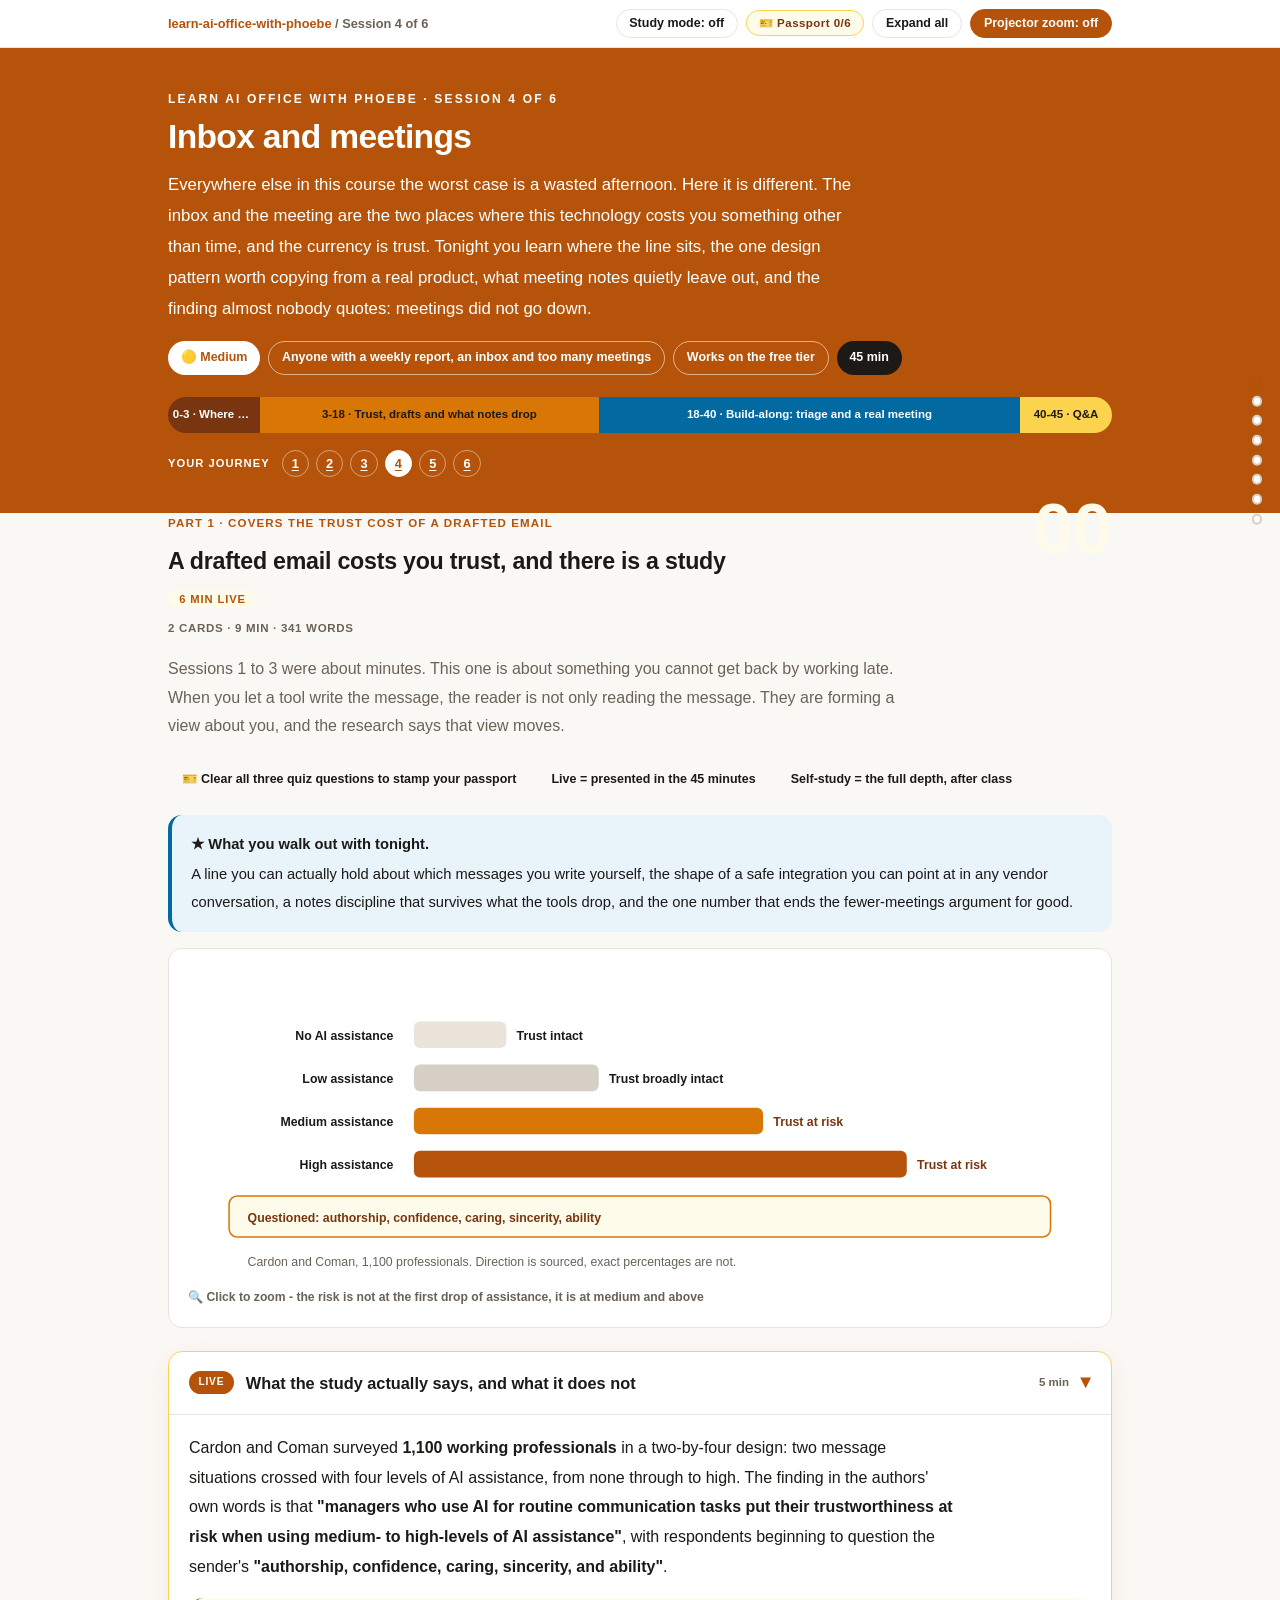
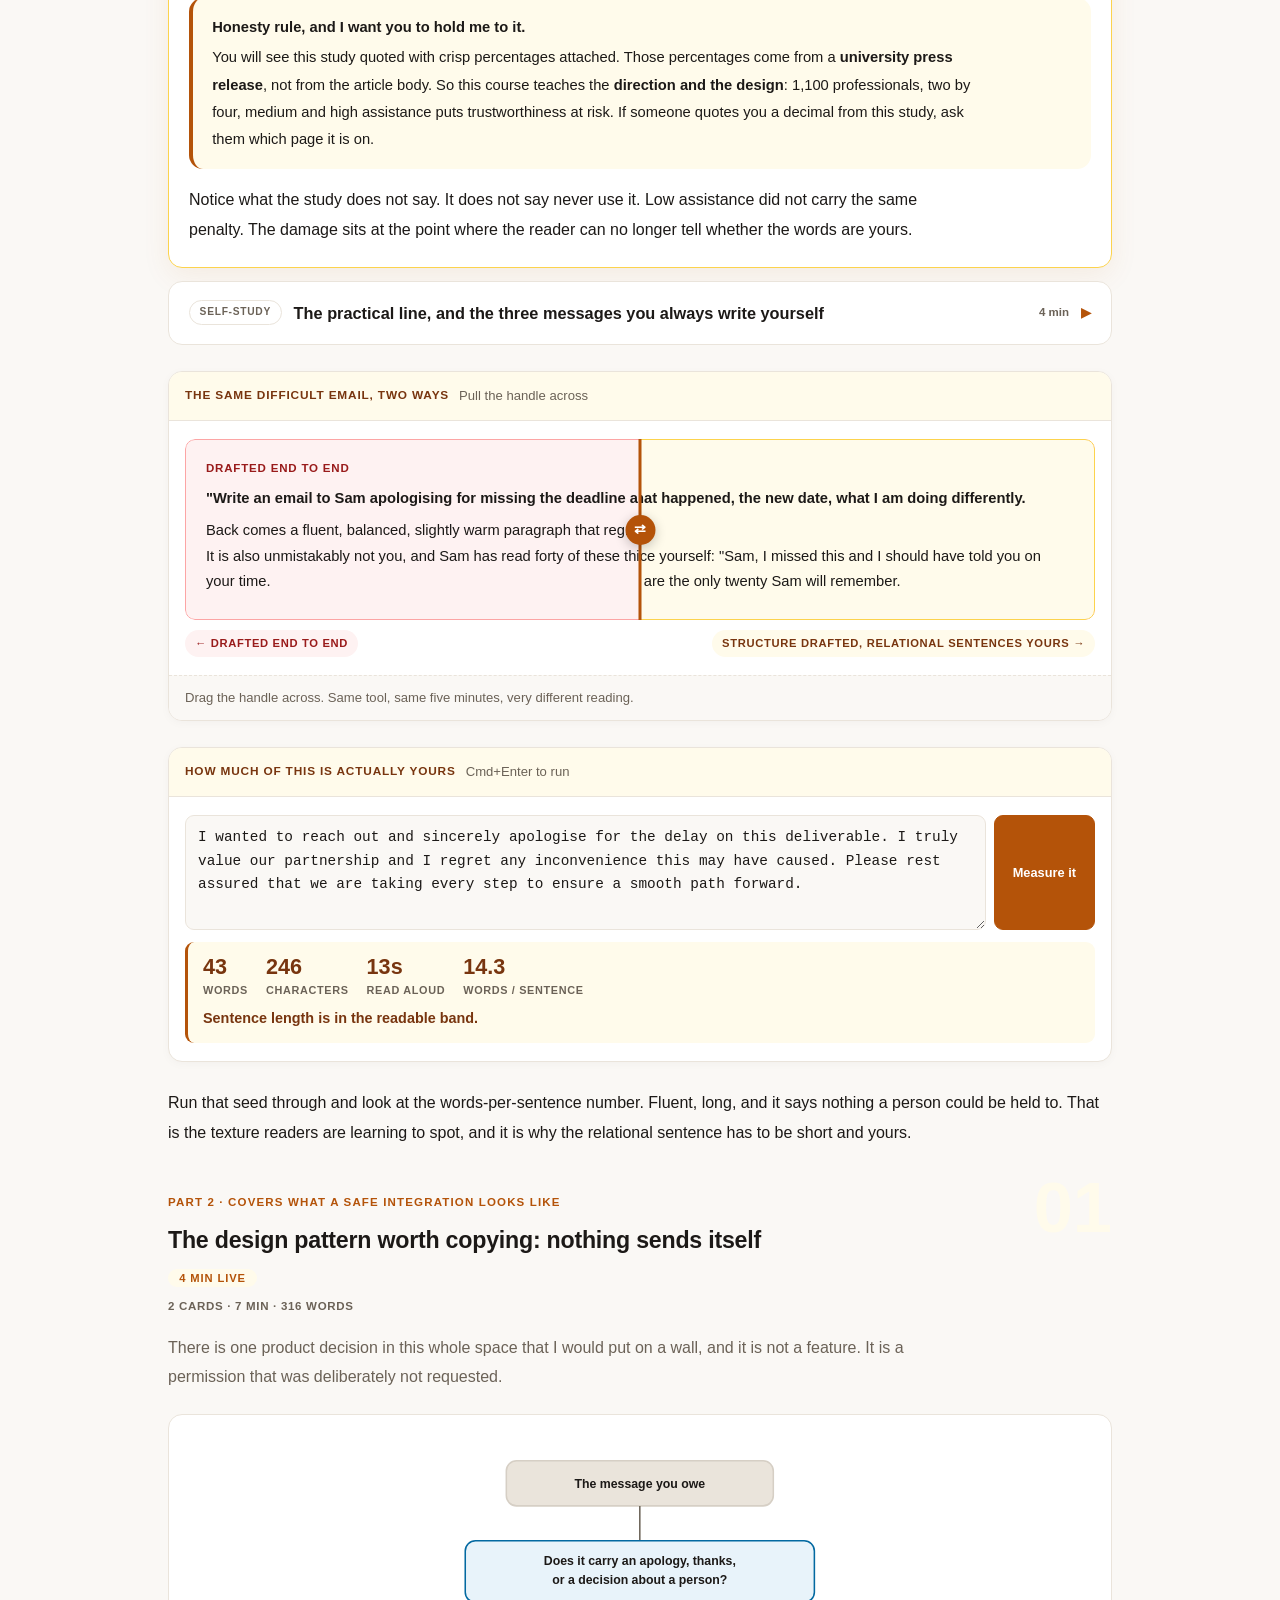
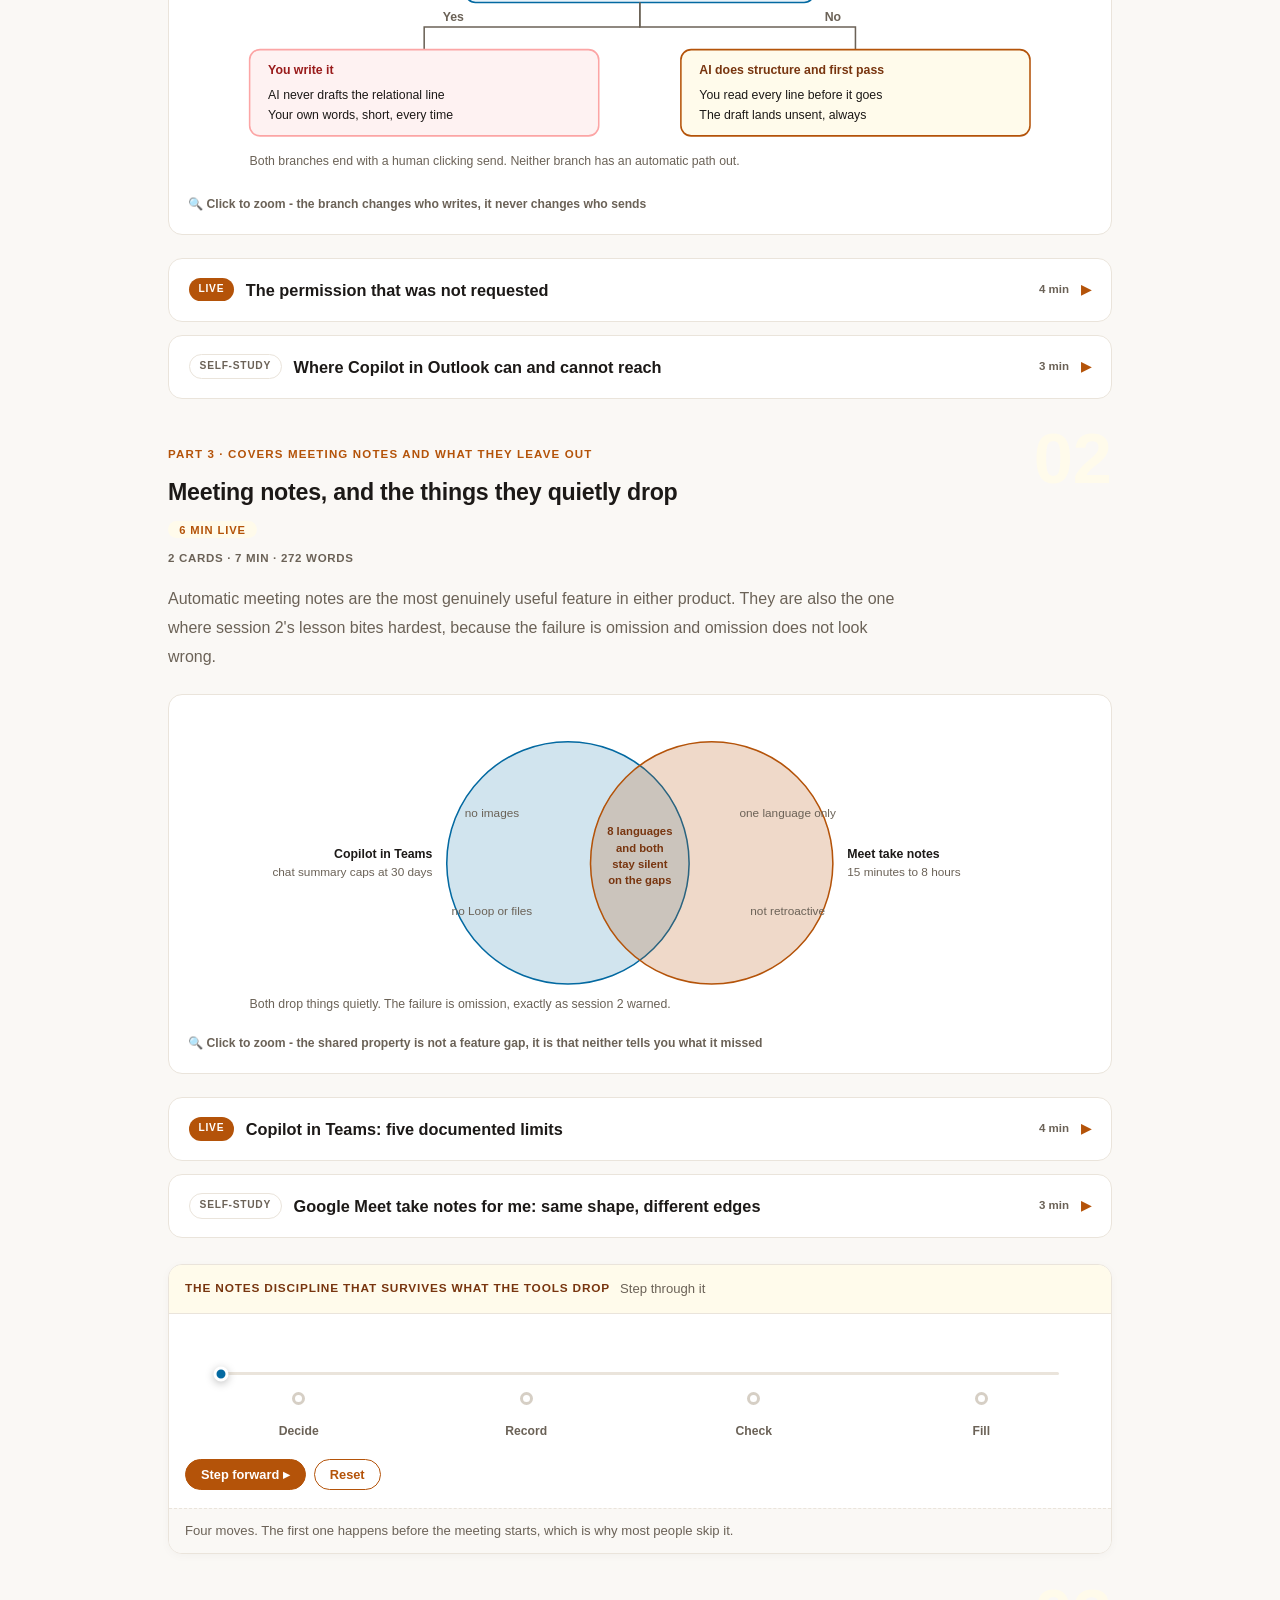
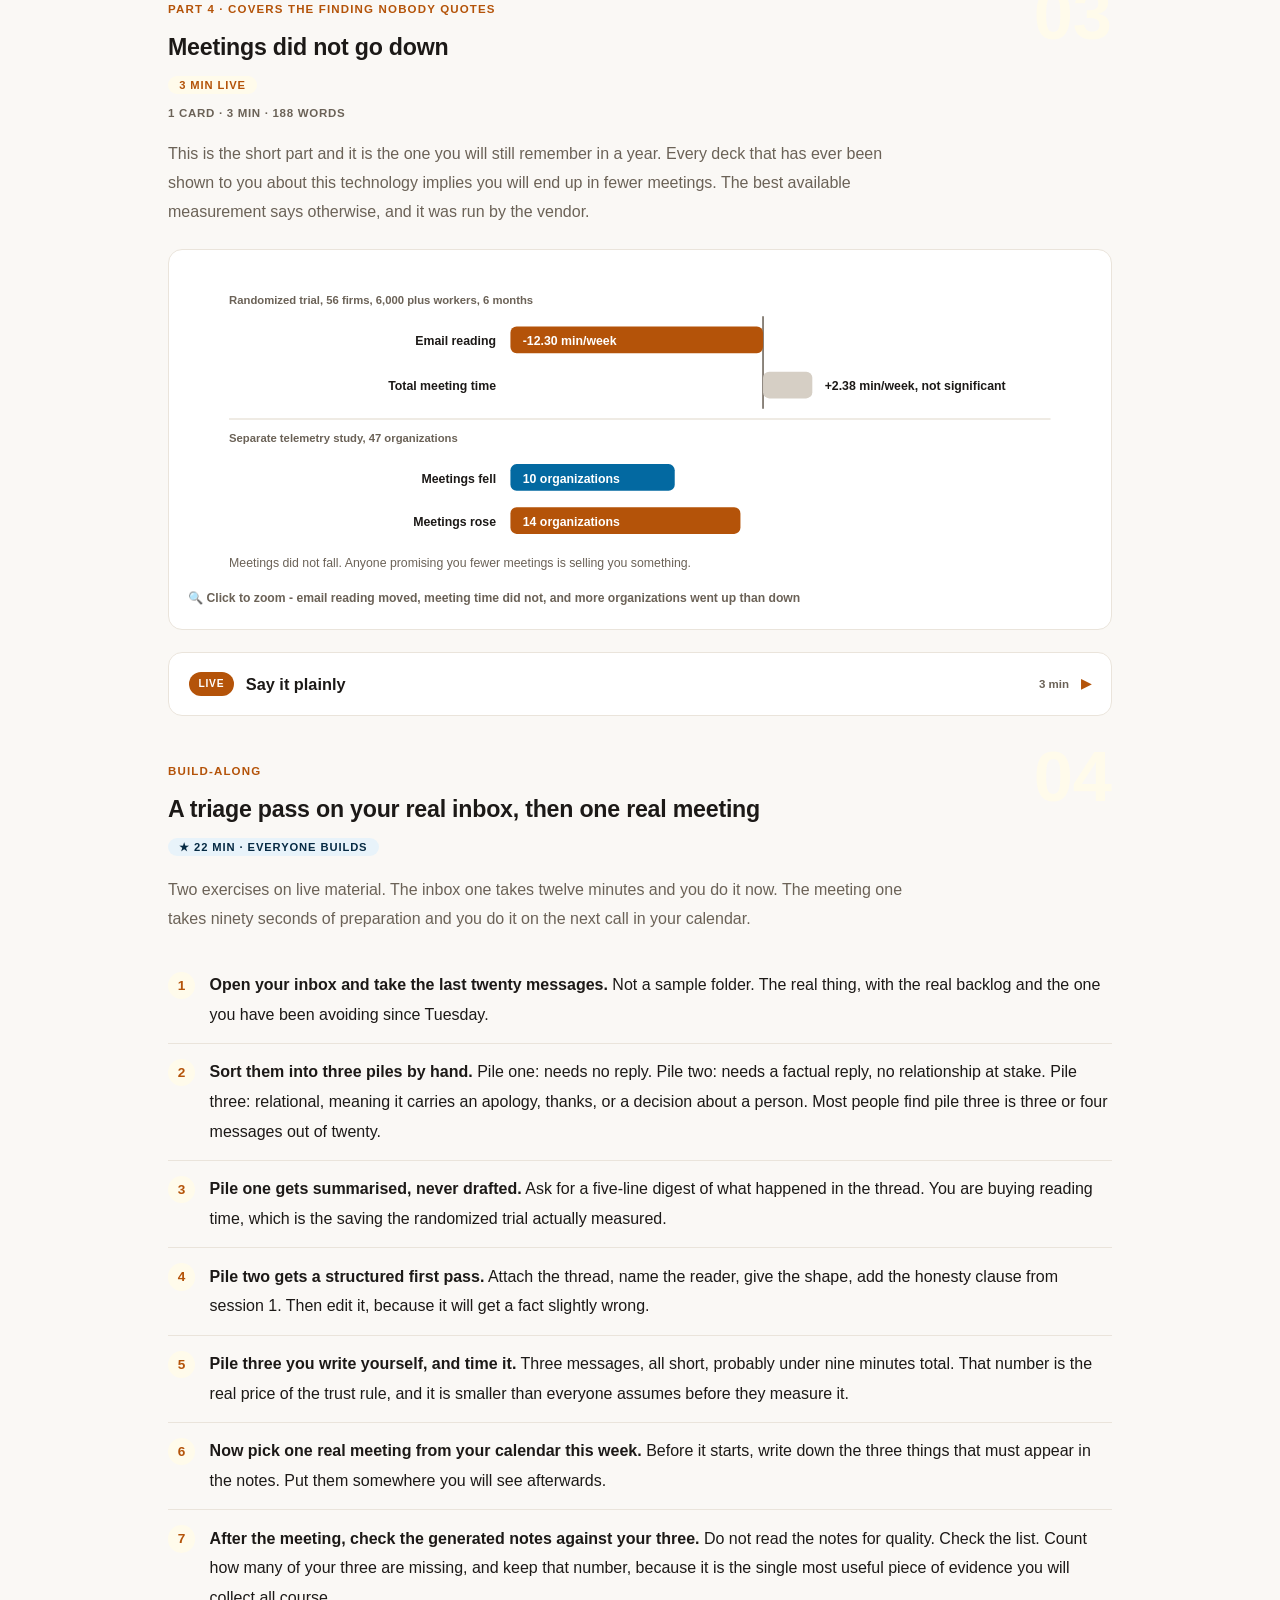
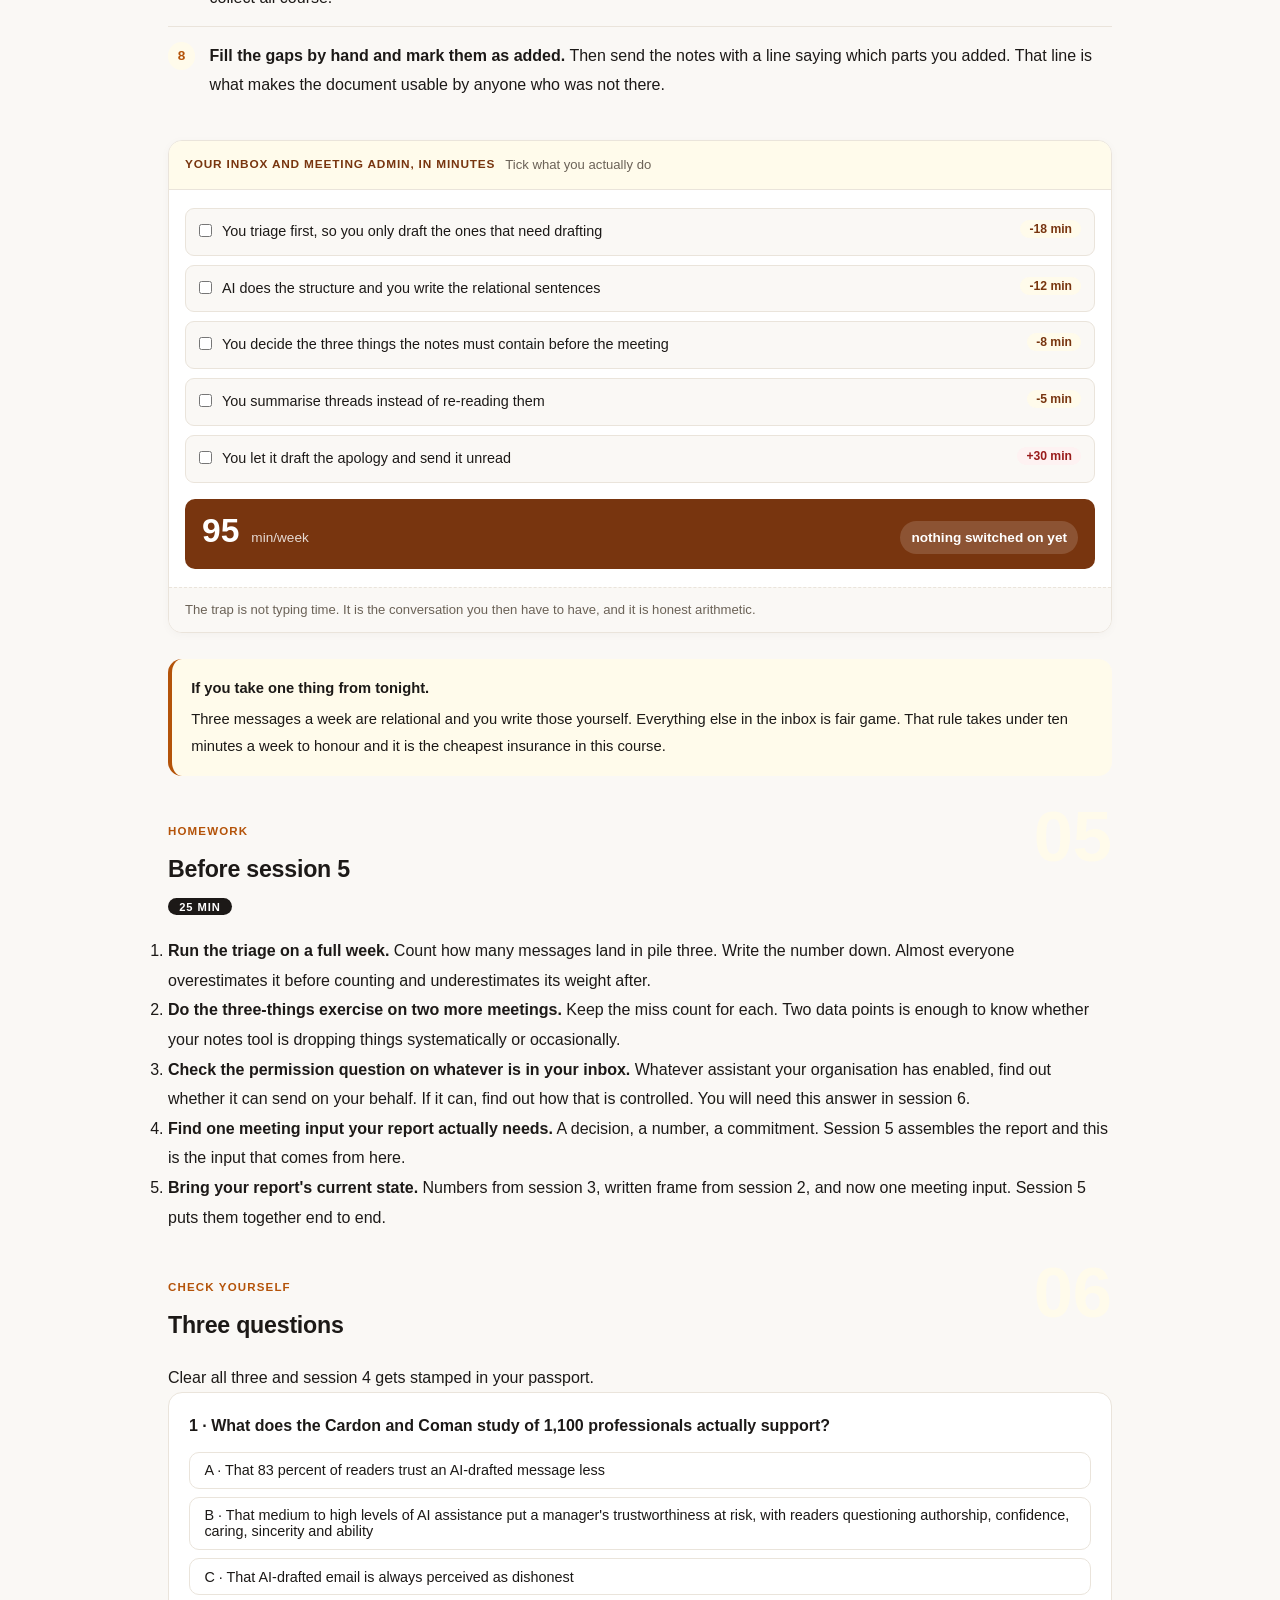
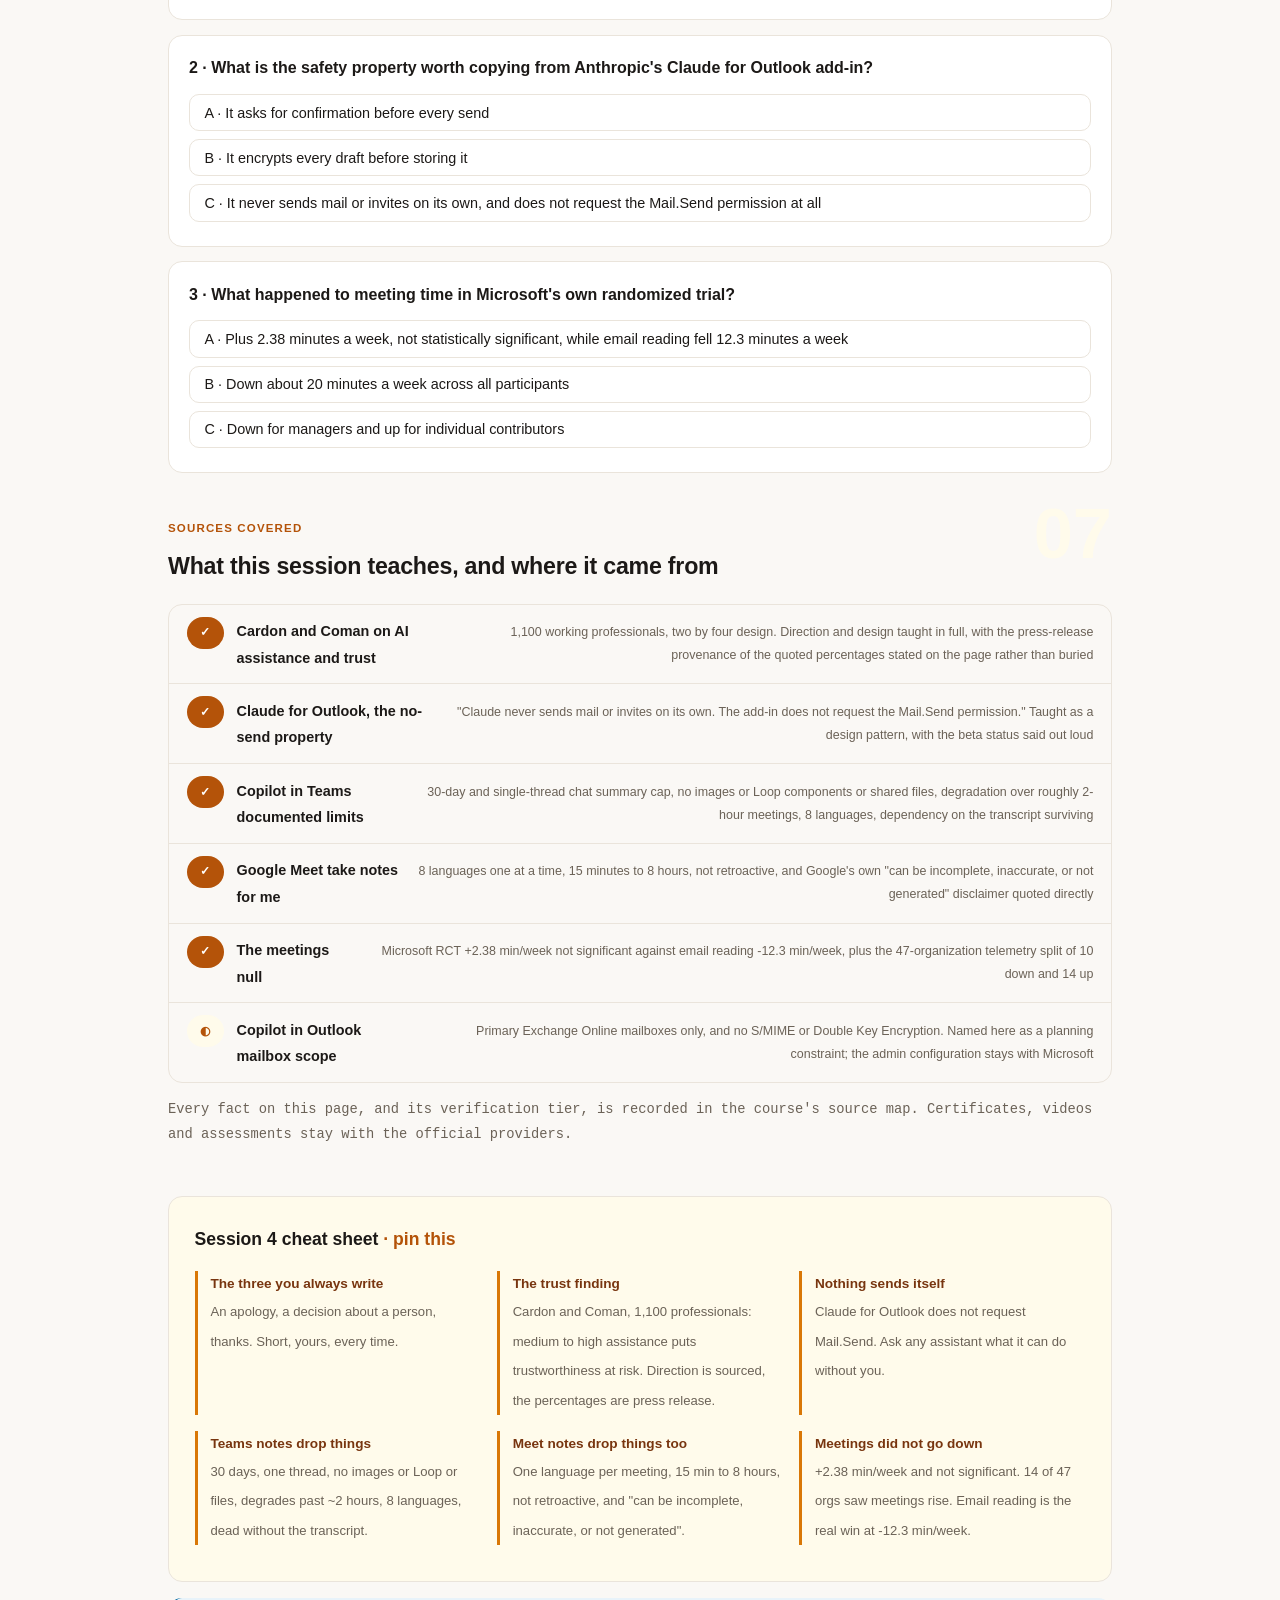
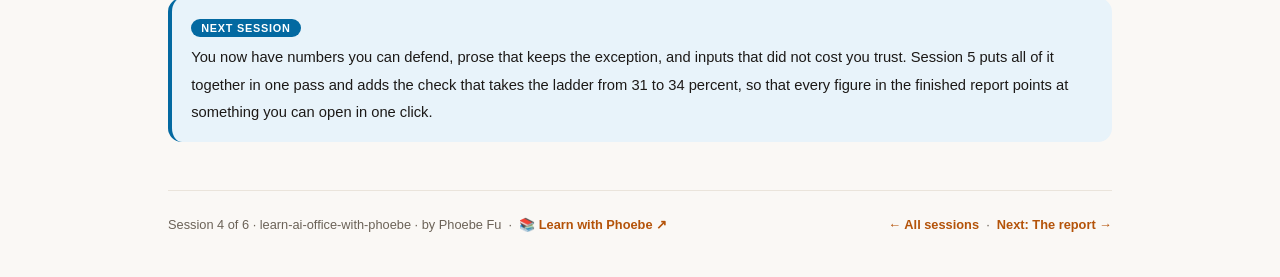
<file: courses/04-inbox-and-meetings.html>
<!DOCTYPE html>
<html lang="en">
<head>
<meta charset="UTF-8">
<meta name="viewport" content="width=device-width, initial-scale=1.0">
<!-- social:start -->
<meta name="description" content="Session 4 of 6. The inbox and the meeting are where this technology costs you something other than time, and the currency is trust. Plus the finding nobody quotes: meetings did not go down.">
<meta property="og:type" content="article">
<meta property="og:site_name" content="Learn with Phoebe">
<meta property="og:title" content="Inbox and meetings - learn ai office with phoebe">
<meta property="og:description" content="Session 4 of 6. Drafted email costs trust and there is a study. Meeting notes drop things quietly. And meetings did not go down.">
<meta property="og:url" content="https://phoebefu6.github.io/learn-ai-office-with-phoebe/courses/04-inbox-and-meetings.html">
<meta property="og:image" content="https://phoebefu6.github.io/learn-ai-office-with-phoebe/assets/og-cover.png">
<meta property="og:image:width" content="1200">
<meta property="og:image:height" content="630">
<meta name="twitter:card" content="summary_large_image">
<meta name="twitter:title" content="Inbox and meetings - learn ai office with phoebe">
<meta name="twitter:description" content="Session 4 of 6. Drafted email costs trust, meeting notes drop things quietly, and meetings did not go down.">
<meta name="twitter:image" content="https://phoebefu6.github.io/learn-ai-office-with-phoebe/assets/og-cover.png">
<!-- social:end -->
<title>Session 4 · Inbox and meetings - learn ai office with phoebe</title>
<link rel="stylesheet" href="../assets/style.css?v=25">
</head>
<body>

<div class="toolbar">
  <div class="wrap">
    <span class="crumb"><a href="../index.html">learn-ai-office-with-phoebe</a> / Session 4 of 6</span>
    <button class="btn" id="toggle-all" type="button">Expand all</button>
    <button class="btn primary" id="zoom-toggle" type="button">Projector zoom: off</button>
  </div>
</div>

<header class="masthead">
  <div class="wrap">
    <div class="eyebrow">Learn AI Office with Phoebe · Session 4 of 6</div>
    <h1>Inbox and <span class="accent">meetings</span></h1>
    <p class="sub">Everywhere else in this course the worst case is a wasted afternoon. Here it is different. The inbox and the meeting are the two places where this technology costs you something other than time, and the currency is trust. Tonight you learn where the line sits, the one design pattern worth copying from a real product, what meeting notes quietly leave out, and the finding almost nobody quotes: meetings did not go down.</p>
    <div class="chip-row">
      <span class="chip level">🟡 Medium</span>
      <span class="chip audience">Anyone with a weekly report, an inbox and too many meetings</span>
      <span class="chip audience">Works on the free tier</span>
      <span class="chip time">45 min</span>
    </div>
    <div class="agenda">
      <span class="a1" style="flex:1">0-3 · Where we are</span>
      <span class="a2" style="flex:4">3-18 · Trust, drafts and what notes drop</span>
      <span class="a3" style="flex:5">18-40 · Build-along: triage and a real meeting</span>
      <span class="a4" style="flex:1">40-45 · Q&amp;A</span>
    </div>
  </div>
</header>

<main class="wrap">

  <!-- ============ PART 1 ============ -->
  <section class="section" id="part-1">
    <div class="section-kicker">
      <span class="klabel">Part 1 · covers the trust cost of a drafted email</span>
      <h2>A drafted email costs you trust, and there is a study</h2>
      <span class="tag concept">6 min live</span>
    </div>
    <p class="lede">Sessions 1 to 3 were about minutes. This one is about something you cannot get back by working late. When you let a tool write the message, the reader is not only reading the message. They are forming a view about you, and the research says that view moves.</p>

    <div class="legend">
      <span class="pill">🎫 Clear all three quiz questions to stamp your passport</span>
      <span class="pill">Live = presented in the 45 minutes</span>
      <span class="pill">Self-study = the full depth, after class</span>
    </div>

    <div class="callout win">
      <p><strong>★ What you walk out with tonight.</strong> A line you can actually hold about which messages you write yourself, the shape of a safe integration you can point at in any vendor conversation, a notes discipline that survives what the tools drop, and the one number that ends the fewer-meetings argument for good.</p>
    </div>

    <figure class="zoomable">
      <svg viewBox="0 0 880 300" xmlns="http://www.w3.org/2000/svg" role="img" aria-label="Four levels of AI assistance on a routine message and the point at which readers begin to question the sender">
        <style>
          .o4tL { font: 600 12px Inter, sans-serif; fill: #1C1917; }
          .o4tV { font: 700 12px Inter, sans-serif; fill: #1C1917; }
          .o4tW { font: 700 12px Inter, sans-serif; fill: #78350F; }
          .o4tB { font: 600 12px Inter, sans-serif; fill: #78350F; }
          .o4tN { font: 400 12px Inter, sans-serif; fill: #6B6257; }
        </style>
        <text class="o4tL" x="200" y="70" text-anchor="end">No AI assistance</text>
        <rect x="220" y="52" width="90" height="26" rx="6" fill="#EAE4DB"/>
        <text class="o4tV" x="320" y="70">Trust intact</text>
        <text class="o4tL" x="200" y="112" text-anchor="end">Low assistance</text>
        <rect x="220" y="94" width="180" height="26" rx="6" fill="#D6CFC5"/>
        <text class="o4tV" x="410" y="112">Trust broadly intact</text>
        <text class="o4tL" x="200" y="154" text-anchor="end">Medium assistance</text>
        <rect x="220" y="136" width="340" height="26" rx="6" fill="#D97706"/>
        <text class="o4tW" x="570" y="154">Trust at risk</text>
        <text class="o4tL" x="200" y="196" text-anchor="end">High assistance</text>
        <rect x="220" y="178" width="480" height="26" rx="6" fill="#B45309"/>
        <text class="o4tW" x="710" y="196">Trust at risk</text>
        <rect x="40" y="222" width="800" height="40" rx="8" fill="#FFFBEB" stroke="#D97706" stroke-width="1.5"/>
        <text class="o4tB" x="58" y="247">Questioned: authorship, confidence, caring, sincerity, ability</text>
        <text class="o4tN" x="58" y="290">Cardon and Coman, 1,100 professionals. Direction is sourced, exact percentages are not.</text>
      </svg>
      <figcaption>🔍 Click to zoom - the risk is not at the first drop of assistance, it is at medium and above</figcaption>
    </figure>

    <details class="card" open>
      <summary><span class="mode live">Live</span>What the study actually says, and what it does not<span class="mini">5 min</span><span class="caret">▶</span></summary>
      <div class="body">
        <p>Cardon and Coman surveyed <strong>1,100 working professionals</strong> in a two-by-four design: two message situations crossed with four levels of AI assistance, from none through to high. The finding in the authors' own words is that <strong>"managers who use AI for routine communication tasks put their trustworthiness at risk when using medium- to high-levels of AI assistance"</strong>, with respondents beginning to question the sender's <strong>"authorship, confidence, caring, sincerity, and ability"</strong>.</p>
        <div class="callout tip">
          <p><strong>Honesty rule, and I want you to hold me to it.</strong> You will see this study quoted with crisp percentages attached. Those percentages come from a <strong>university press release</strong>, not from the article body. So this course teaches the <strong>direction and the design</strong>: 1,100 professionals, two by four, medium and high assistance puts trustworthiness at risk. If someone quotes you a decimal from this study, ask them which page it is on.</p>
        </div>
        <p>Notice what the study does not say. It does not say never use it. Low assistance did not carry the same penalty. The damage sits at the point where the reader can no longer tell whether the words are yours.</p>
      </div>
    </details>

    <details class="card">
      <summary><span class="mode self">Self-study</span>The practical line, and the three messages you always write yourself<span class="mini">4 min</span><span class="caret">▶</span></summary>
      <div class="body">
        <p>The line that survives contact with a real inbox is not a policy, it is a habit:</p>
        <ul>
          <li><strong>AI for structure and the first pass.</strong> Turning six scattered facts into a clean five-point update is exactly the reachable band from session 1. Let it do that.</li>
          <li><strong>Your own words for anything relational.</strong> The sentence that acknowledges, reassures, thanks or apologises is the sentence the reader weighs you on. Type it.</li>
          <li><strong>Never for these three.</strong> A message carrying an <strong>apology</strong>. A message carrying a <strong>decision about a person</strong>. A message carrying <strong>thanks</strong>. Those three are the whole of the trust risk in one line, and they are cheap to write because they are short.</li>
        </ul>
        <p>There is a practical tell for whether you have crossed the line. If you would be embarrassed for the recipient to know how the message was produced, it was produced wrong. That is not a moral test, it is a prediction about what happens if they find out.</p>
      </div>
    </details>

    <div class="wipe" data-title="The same difficult email, two ways" data-label-a="Drafted end to end" data-label-b="Structure drafted, relational sentences yours" data-foot="Drag the handle across. Same tool, same five minutes, very different reading.">
      <div class="wipe-a">
        <p><strong>"Write an email to Sam apologising for missing the deadline and explaining the new date."</strong></p>
        <p>Back comes a fluent, balanced, slightly warm paragraph that regrets the inconvenience and values the partnership. It is well written. It is also unmistakably not you, and Sam has read forty of these this month. What Sam takes from it is that the apology was not worth your time.</p>
      </div>
      <div class="wipe-b">
        <p><strong>"Give me a three-part structure for a slipped-deadline note: what happened, the new date, what I am doing differently. Bullets only, no prose, no apology line."</strong></p>
        <p>You get the skeleton in ten seconds. Then you type the first sentence yourself: "Sam, I missed this and I should have told you on Tuesday rather than today." Twenty words, entirely yours, and they are the only twenty Sam will remember.</p>
      </div>
    </div>

    <div class="tryrow" data-fn="wordcount" data-multiline="1" data-title="How much of this is actually yours" data-hint="Paste the last drafted message you sent without editing" data-seed="I wanted to reach out and sincerely apologise for the delay on this deliverable. I truly value our partnership and I regret any inconvenience this may have caused. Please rest assured that we are taking every step to ensure a smooth path forward." data-cta="Measure it"></div>

    <p>Run that seed through and look at the words-per-sentence number. Fluent, long, and it says nothing a person could be held to. That is the texture readers are learning to spot, and it is why the relational sentence has to be short and yours.</p>
  </section>

  <!-- ============ PART 2 ============ -->
  <section class="section" id="part-2">
    <div class="section-kicker">
      <span class="klabel">Part 2 · covers what a safe integration looks like</span>
      <h2>The design pattern worth copying: nothing sends itself</h2>
      <span class="tag concept">4 min live</span>
    </div>
    <p class="lede">There is one product decision in this whole space that I would put on a wall, and it is not a feature. It is a permission that was deliberately not requested.</p>

    <figure class="zoomable">
      <svg viewBox="0 0 880 340" xmlns="http://www.w3.org/2000/svg" role="img" aria-label="A decision tree routing a message to either the human writer or an AI first pass depending on whether it is relational">
        <style>
          .o4dT { font: 700 12px Inter, sans-serif; fill: #1C1917; }
          .o4dQ { font: 600 12px Inter, sans-serif; fill: #1C1917; }
          .o4dR { font: 700 12px Inter, sans-serif; fill: #991B1B; }
          .o4dA { font: 700 12px Inter, sans-serif; fill: #78350F; }
          .o4dB { font: 400 12px Inter, sans-serif; fill: #1C1917; }
          .o4dE { font: 600 12px Inter, sans-serif; fill: #6B6257; }
          .o4dN { font: 400 12px Inter, sans-serif; fill: #6B6257; }
        </style>
        <rect x="310" y="26" width="260" height="44" rx="10" fill="#EAE4DB" stroke="#D6CFC5" stroke-width="1.5"/>
        <text class="o4dT" x="440" y="53" text-anchor="middle">The message you owe</text>
        <path d="M440 70 L440 104" stroke="#6B6257" stroke-width="1.5" fill="none"/>
        <rect x="270" y="104" width="340" height="60" rx="10" fill="#E8F3FA" stroke="#0369A1" stroke-width="1.5"/>
        <text class="o4dQ" x="440" y="128" text-anchor="middle">Does it carry an apology, thanks,</text>
        <text class="o4dQ" x="440" y="146" text-anchor="middle">or a decision about a person?</text>
        <path d="M440 164 L440 188 L230 188 L230 210" stroke="#6B6257" stroke-width="1.5" fill="none"/>
        <path d="M440 164 L440 188 L650 188 L650 210" stroke="#6B6257" stroke-width="1.5" fill="none"/>
        <text class="o4dE" x="248" y="182">Yes</text>
        <text class="o4dE" x="620" y="182">No</text>
        <rect x="60" y="210" width="340" height="84" rx="10" fill="#FEF2F2" stroke="#FCA5A5" stroke-width="1.5"/>
        <text class="o4dR" x="78" y="234">You write it</text>
        <text class="o4dB" x="78" y="258">AI never drafts the relational line</text>
        <text class="o4dB" x="78" y="278">Your own words, short, every time</text>
        <rect x="480" y="210" width="340" height="84" rx="10" fill="#FFFBEB" stroke="#B45309" stroke-width="1.5"/>
        <text class="o4dA" x="498" y="234">AI does structure and first pass</text>
        <text class="o4dB" x="498" y="258">You read every line before it goes</text>
        <text class="o4dB" x="498" y="278">The draft lands unsent, always</text>
        <text class="o4dN" x="60" y="322">Both branches end with a human clicking send. Neither branch has an automatic path out.</text>
      </svg>
      <figcaption>🔍 Click to zoom - the branch changes who writes, it never changes who sends</figcaption>
    </figure>

    <details class="card">
      <summary><span class="mode live">Live</span>The permission that was not requested<span class="mini">4 min</span><span class="caret">▶</span></summary>
      <div class="body">
        <p>Anthropic's Claude for Outlook add-in drafts replies and invites. Its documentation states the property plainly: <strong>"Claude never sends mail or invites on its own. The add-in does not request the <code>Mail.Send</code> permission."</strong></p>
        <p>Read that twice, because it is a stronger statement than a setting. A toggle that says "ask before sending" can be turned off by you, by an admin, or by a future release. A permission that was never requested cannot be quietly enabled later without a visible consent prompt. The safety is structural, not configured.</p>
        <div class="callout example">
          <span class="ex-pill">Real world</span>
          <p>Every draft lands unsent and a human clicks send. That is the whole pattern, and it is the question to ask about any assistant anyone tries to put into your inbox: <strong>what permissions does it hold, and can it act without me?</strong> If the answer involves a checkbox rather than an absence, you have a different risk profile.</p>
        </div>
        <p><strong>The caveat, said out loud:</strong> the Claude for Outlook add-in is <strong>beta</strong>. I am teaching the shape, not recommending a rollout. The shape outlives the product.</p>
      </div>
    </details>

    <details class="card">
      <summary><span class="mode self">Self-study</span>Where Copilot in Outlook can and cannot reach<span class="mini">3 min</span><span class="caret">▶</span></summary>
      <div class="body">
        <p>Same section, different vendor, and this one bites people on day one. Copilot in Outlook drafts, summarizes a thread, coaches on clarity, sentiment and tone, and prioritizes the inbox. What it does not do:</p>
        <ul>
          <li><strong>Primary Exchange Online mailboxes only.</strong> Not archive mailboxes, not group mailboxes, not shared mailboxes, not delegate mailboxes.</li>
          <li><strong>It cannot touch S/MIME or Double Key Encryption mail.</strong></li>
        </ul>
        <p>If your team runs a shared support mailbox, which is exactly the inbox where triage help would be worth the most, that is the one it cannot see. Worth knowing before you build a workflow around it.</p>
        <div class="prompt-box good"><span class="label">Structure only, nothing relational</span>Turn these six notes into a three-point update for the ops lead.
Bullets only. No greeting, no sign-off, no apology, no thanks.
Keep every figure exactly as written. If something is missing, say so.
I will write the opening and closing lines myself.</div>
      </div>
    </details>
  </section>

  <!-- ============ PART 3 ============ -->
  <section class="section" id="part-3">
    <div class="section-kicker">
      <span class="klabel">Part 3 · covers meeting notes and what they leave out</span>
      <h2>Meeting notes, and the things they quietly drop</h2>
      <span class="tag concept">6 min live</span>
    </div>
    <p class="lede">Automatic meeting notes are the most genuinely useful feature in either product. They are also the one where session 2's lesson bites hardest, because the failure is omission and omission does not look wrong.</p>

    <figure class="zoomable">
      <svg viewBox="0 0 880 300" xmlns="http://www.w3.org/2000/svg" role="img" aria-label="Two overlapping circles comparing the documented limits of Teams meeting notes and Google Meet take notes for me">
        <style>
          .o4oS { font: 700 12px Inter, sans-serif; fill: #1C1917; }
          .o4oX { font: 400 11.5px Inter, sans-serif; fill: #6B6257; }
          .o4oI { font: 800 11px Inter, sans-serif; fill: #78350F; }
          .o4oN { font: 400 12px Inter, sans-serif; fill: #6B6257; }
        </style>
        <circle cx="370" cy="145" r="118" fill="#0369A1" fill-opacity=".18" stroke="#0369A1" stroke-width="1.5"/>
        <circle cx="510" cy="145" r="118" fill="#B45309" fill-opacity=".22" stroke="#B45309" stroke-width="1.5"/>
        <text class="o4oS" x="238" y="140" text-anchor="end">Copilot in Teams</text>
        <text class="o4oX" x="238" y="158" text-anchor="end">chat summary caps at 30 days</text>
        <text class="o4oS" x="642" y="140">Meet take notes</text>
        <text class="o4oX" x="642" y="158">15 minutes to 8 hours</text>
        <text class="o4oX" x="296" y="100" text-anchor="middle">no images</text>
        <text class="o4oX" x="296" y="196" text-anchor="middle">no Loop or files</text>
        <text class="o4oX" x="584" y="100" text-anchor="middle">one language only</text>
        <text class="o4oX" x="584" y="196" text-anchor="middle">not retroactive</text>
        <text class="o4oI" x="440" y="118" text-anchor="middle">8 languages</text>
        <text class="o4oI" x="440" y="134" text-anchor="middle">and both</text>
        <text class="o4oI" x="440" y="150" text-anchor="middle">stay silent</text>
        <text class="o4oI" x="440" y="166" text-anchor="middle">on the gaps</text>
        <text class="o4oN" x="60" y="286">Both drop things quietly. The failure is omission, exactly as session 2 warned.</text>
      </svg>
      <figcaption>🔍 Click to zoom - the shared property is not a feature gap, it is that neither tells you what it missed</figcaption>
    </figure>

    <details class="card">
      <summary><span class="mode live">Live</span>Copilot in Teams: five documented limits<span class="mini">4 min</span><span class="caret">▶</span></summary>
      <div class="body">
        <ul>
          <li><strong>Chat summary caps at 30 days, and one thread only.</strong> The long-running channel where the decision actually happened is out of reach.</li>
          <li><strong>It "cannot summarize images, Loop components, or files shared in the chat".</strong> Those are Microsoft's own words, and in most teams that is where half the substance lives.</li>
          <li><strong>Answers degrade over roughly two-hour meetings.</strong> Your longest, most consequential session is the one it handles worst.</li>
          <li><strong>Eight supported languages.</strong> Check yours before you build a habit on it.</li>
          <li><strong>Everything dies if the transcript is deleted.</strong> Retention policy is a feature dependency, which almost nobody realises until the recap is gone.</li>
        </ul>
        <div class="callout tip">
          <p>Notice that four of those five are <strong>omissions</strong> rather than errors. The recap will be fluent and confident about the ninety minutes it did see, and completely silent about the Loop component that held the actual decision.</p>
        </div>
      </div>
    </details>

    <details class="card">
      <summary><span class="mode self">Self-study</span>Google Meet take notes for me: same shape, different edges<span class="mini">3 min</span><span class="caret">▶</span></summary>
      <div class="body">
        <p>Meet's "Take notes for me" writes a Doc with Summary, Decisions and Next Steps into the organizer's Drive. Its documented edges:</p>
        <ul>
          <li><strong>Eight languages, and one at a time.</strong> Google's own line: <strong>"This feature supports one language at a time. Multiple languages spoken in the same meeting aren't currently supported."</strong> If your team code-switches mid-call, and plenty do, that is a real gap.</li>
          <li><strong>15 minutes to 8 hours.</strong> Shorter than 15 and you get nothing.</li>
          <li><strong>Not retroactive.</strong> Notes cover from the moment someone starts them. The first ten minutes, where the framing usually happens, are gone.</li>
          <li><strong>Google's own disclaimer:</strong> summaries <strong>"can be incomplete, inaccurate, or not generated"</strong>.</li>
        </ul>
        <p>That last line is unusually honest for a product page and it is the one to quote when someone proposes replacing a human note-taker on a governance call.</p>
      </div>
    </details>

    <div class="tick" data-stages="Decide|Record|Check|Fill" data-title="The notes discipline that survives what the tools drop" data-foot="Four moves. The first one happens before the meeting starts, which is why most people skip it.">
      <p class="tick-note" data-stage="0"><b>Decide what matters.</b> Before the call, write down the <strong>three things that must appear in the notes</strong>. Not ten. Three. A decision, an owner, a date is a good default. This takes ninety seconds and it is the entire trick.</p>
      <p class="tick-note" data-stage="1"><b>Record.</b> Start the notes at the very top of the call, because they are not retroactive. If someone joins late and re-frames the meeting, that re-frame is only captured if the notes were already running.</p>
      <p class="tick-note" data-stage="2"><b>Check the three.</b> Open the generated notes and look for your three items specifically. You are not reading for quality, you are checking a list. This is a thirty-second job and it is the only step that catches an omission.</p>
      <p class="tick-note" data-stage="3"><b>Fill the gap.</b> Anything on your list that is not in the notes, you add by hand and mark as added. Now the document is trustworthy, and everyone who reads it later can see which parts a person vouched for.</p>
    </div>
  </section>

  <!-- ============ PART 4 ============ -->
  <section class="section" id="part-4">
    <div class="section-kicker">
      <span class="klabel">Part 4 · covers the finding nobody quotes</span>
      <h2>Meetings did not go down</h2>
      <span class="tag concept">3 min live</span>
    </div>
    <p class="lede">This is the short part and it is the one you will still remember in a year. Every deck that has ever been shown to you about this technology implies you will end up in fewer meetings. The best available measurement says otherwise, and it was run by the vendor.</p>

    <figure class="zoomable">
      <svg viewBox="0 0 880 300" xmlns="http://www.w3.org/2000/svg" role="img" aria-label="Microsoft randomized trial results showing email reading down 12.3 minutes and meeting time up 2.38 minutes not significant, plus 10 organizations where meetings fell and 14 where they rose">
        <style>
          .o4mL { font: 600 12px Inter, sans-serif; fill: #1C1917; }
          .o4mC { font: 600 11px Inter, sans-serif; fill: #6B6257; }
          .o4mW { font: 700 12px Inter, sans-serif; fill: #fff; }
          .o4mD { font: 700 12px Inter, sans-serif; fill: #1C1917; }
          .o4mN { font: 400 12px Inter, sans-serif; fill: #6B6257; }
        </style>
        <text class="o4mC" x="40" y="34">Randomized trial, 56 firms, 6,000 plus workers, 6 months</text>
        <line x1="560" y1="46" x2="560" y2="136" stroke="#6B6257" stroke-width="1.5"/>
        <text class="o4mL" x="300" y="74" text-anchor="end">Email reading</text>
        <rect x="314" y="56" width="246" height="26" rx="6" fill="#B45309"/>
        <text class="o4mW" x="326" y="74">-12.30 min/week</text>
        <text class="o4mL" x="300" y="118" text-anchor="end">Total meeting time</text>
        <rect x="560" y="100" width="48" height="26" rx="6" fill="#D6CFC5"/>
        <text class="o4mD" x="620" y="118">+2.38 min/week, not significant</text>
        <line x1="40" y1="146" x2="840" y2="146" stroke="#EAE4DB" stroke-width="1.5"/>
        <text class="o4mC" x="40" y="168">Separate telemetry study, 47 organizations</text>
        <text class="o4mL" x="300" y="208" text-anchor="end">Meetings fell</text>
        <rect x="314" y="190" width="160" height="26" rx="6" fill="#0369A1"/>
        <text class="o4mW" x="326" y="208">10 organizations</text>
        <text class="o4mL" x="300" y="250" text-anchor="end">Meetings rose</text>
        <rect x="314" y="232" width="224" height="26" rx="6" fill="#B45309"/>
        <text class="o4mW" x="326" y="250">14 organizations</text>
        <text class="o4mN" x="40" y="290">Meetings did not fall. Anyone promising you fewer meetings is selling you something.</text>
      </svg>
      <figcaption>🔍 Click to zoom - email reading moved, meeting time did not, and more organizations went up than down</figcaption>
    </figure>

    <details class="card">
      <summary><span class="mode live">Live</span>Say it plainly<span class="mini">3 min</span><span class="caret">▶</span></summary>
      <div class="body">
        <p>Microsoft ran a randomized controlled trial across <strong>56 firms and over 6,000 workers</strong> for six months, measured on objective telemetry rather than self-report. Two results matter here:</p>
        <ul>
          <li><strong>Email reading fell 12.3 minutes a week.</strong> Real, measured, and it is the honest win of this session. Your inbox does get lighter.</li>
          <li><strong>Total meeting duration came out at plus 2.38 minutes a week, and was not statistically significant.</strong> Not a small decrease. Not a decrease at all.</li>
        </ul>
        <p>A separate Microsoft telemetry study across 47 organizations found <strong>10 where meetings fell and 14 where meetings rose</strong>. More organizations went up than down.</p>
        <div class="callout example">
          <span class="ex-pill">Real world</span>
          <p>The vendor funded the research, ran it on its own product, and published the null. That is worth respecting, and it is also why the number is so useful to you: it is the least likely finding to be flattering, and it survived anyway. <strong>Anyone promising you fewer meetings is selling.</strong></p>
        </div>
        <p>Which is why this course never counts meeting time as a saving. The simulator has a lever for it that moves the number by exactly zero, and it exists to be switched on and disappoint you.</p>
      </div>
    </details>
  </section>

  <!-- ============ DEMO ============ -->
  <section class="section" id="demo-4">
    <div class="section-kicker">
      <span class="klabel">Build-along</span>
      <h2>A triage pass on your real inbox, then one real meeting</h2>
      <span class="tag demo">★ 22 min · everyone builds</span>
    </div>
    <p class="lede">Two exercises on live material. The inbox one takes twelve minutes and you do it now. The meeting one takes ninety seconds of preparation and you do it on the next call in your calendar.</p>

    <div class="steps">
      <div class="step"><p><strong>Open your inbox and take the last twenty messages.</strong> Not a sample folder. The real thing, with the real backlog and the one you have been avoiding since Tuesday.</p></div>
      <div class="step"><p><strong>Sort them into three piles by hand.</strong> Pile one: needs no reply. Pile two: needs a factual reply, no relationship at stake. Pile three: relational, meaning it carries an apology, thanks, or a decision about a person. Most people find pile three is three or four messages out of twenty.</p></div>
      <div class="step"><p><strong>Pile one gets summarised, never drafted.</strong> Ask for a five-line digest of what happened in the thread. You are buying reading time, which is the saving the randomized trial actually measured.</p></div>
      <div class="step"><p><strong>Pile two gets a structured first pass.</strong> Attach the thread, name the reader, give the shape, add the honesty clause from session 1. Then edit it, because it will get a fact slightly wrong.</p></div>
      <div class="step"><p><strong>Pile three you write yourself, and time it.</strong> Three messages, all short, probably under nine minutes total. That number is the real price of the trust rule, and it is smaller than everyone assumes before they measure it.</p></div>
      <div class="step"><p><strong>Now pick one real meeting from your calendar this week.</strong> Before it starts, write down the three things that must appear in the notes. Put them somewhere you will see afterwards.</p></div>
      <div class="step"><p><strong>After the meeting, check the generated notes against your three.</strong> Do not read the notes for quality. Check the list. Count how many of your three are missing, and keep that number, because it is the single most useful piece of evidence you will collect all course.</p></div>
      <div class="step"><p><strong>Fill the gaps by hand and mark them as added.</strong> Then send the notes with a line saying which parts you added. That line is what makes the document usable by anyone who was not there.</p></div>
    </div>

    <div class="stakes" data-base="95" data-unit="min/week" data-lower-is-better="1" data-title="Your inbox and meeting admin, in minutes" data-foot="The trap is not typing time. It is the conversation you then have to have, and it is honest arithmetic.">
      <label><input type="checkbox" data-delta="-18"> You triage first, so you only draft the ones that need drafting</label>
      <label><input type="checkbox" data-delta="-12"> AI does the structure and you write the relational sentences</label>
      <label><input type="checkbox" data-delta="-8"> You decide the three things the notes must contain before the meeting</label>
      <label><input type="checkbox" data-delta="-5"> You summarise threads instead of re-reading them</label>
      <label><input type="checkbox" data-delta="30" data-trap="1"> You let it draft the apology and send it unread</label>
    </div>

    <div class="callout tip">
      <p><strong>If you take one thing from tonight.</strong> Three messages a week are relational and you write those yourself. Everything else in the inbox is fair game. That rule takes under ten minutes a week to honour and it is the cheapest insurance in this course.</p>
    </div>
  </section>

  <!-- ============ HOMEWORK ============ -->
  <section class="section" id="exercise">
    <div class="section-kicker">
      <span class="klabel">Homework</span>
      <h2>Before session 5</h2>
      <span class="tag exercise">25 min</span>
    </div>
    <ol>
      <li><strong>Run the triage on a full week.</strong> Count how many messages land in pile three. Write the number down. Almost everyone overestimates it before counting and underestimates its weight after.</li>
      <li><strong>Do the three-things exercise on two more meetings.</strong> Keep the miss count for each. Two data points is enough to know whether your notes tool is dropping things systematically or occasionally.</li>
      <li><strong>Check the permission question on whatever is in your inbox.</strong> Whatever assistant your organisation has enabled, find out whether it can send on your behalf. If it can, find out how that is controlled. You will need this answer in session 6.</li>
      <li><strong>Find one meeting input your report actually needs.</strong> A decision, a number, a commitment. Session 5 assembles the report and this is the input that comes from here.</li>
      <li><strong>Bring your report's current state.</strong> Numbers from session 3, written frame from session 2, and now one meeting input. Session 5 puts them together end to end.</li>
    </ol>
  </section>

  <!-- ============ QUIZ ============ -->
  <section class="section" id="quiz">
    <div class="section-kicker">
      <span class="klabel">Check yourself</span>
      <h2>Three questions</h2>
    </div>
    <p>Clear all three and session 4 gets stamped in your passport.</p>

    <div class="quiz-q" data-answer="1">
      <p class="qtext">1 · What does the Cardon and Coman study of 1,100 professionals actually support?</p>
      <button class="qopt" type="button">A · That 83 percent of readers trust an AI-drafted message less</button>
      <button class="qopt" type="button">B · That medium to high levels of AI assistance put a manager's trustworthiness at risk, with readers questioning authorship, confidence, caring, sincerity and ability</button>
      <button class="qopt" type="button">C · That AI-drafted email is always perceived as dishonest</button>
      <p class="qwhy">Two by four design, 1,100 working professionals, and the finding is directional: medium and high assistance carries the risk, low did not carry the same penalty. The crisp percentages you have seen quoted come from a university press release rather than the article body, so this course teaches direction and design, not decimals.</p>
    </div>

    <div class="quiz-q" data-answer="2">
      <p class="qtext">2 · What is the safety property worth copying from Anthropic's Claude for Outlook add-in?</p>
      <button class="qopt" type="button">A · It asks for confirmation before every send</button>
      <button class="qopt" type="button">B · It encrypts every draft before storing it</button>
      <button class="qopt" type="button">C · It never sends mail or invites on its own, and does not request the Mail.Send permission at all</button>
      <p class="qwhy">A confirmation toggle can be switched off. A permission that was never requested cannot be quietly enabled later. Every draft lands unsent and a human clicks send. Worth noting the add-in is still beta, so this is a pattern to copy rather than a rollout to recommend.</p>
    </div>

    <div class="quiz-q" data-answer="0">
      <p class="qtext">3 · What happened to meeting time in Microsoft's own randomized trial?</p>
      <button class="qopt" type="button">A · Plus 2.38 minutes a week, not statistically significant, while email reading fell 12.3 minutes a week</button>
      <button class="qopt" type="button">B · Down about 20 minutes a week across all participants</button>
      <button class="qopt" type="button">C · Down for managers and up for individual contributors</button>
      <p class="qwhy">56 firms, over 6,000 workers, six months, objective telemetry. Email reading moved and meeting time did not. A separate telemetry study of 47 organizations found 10 where meetings fell and 14 where they rose. Anyone promising you fewer meetings is selling.</p>
    </div>

    <p class="quiz-score"></p>
  </section>

  <!-- ============ OFFICIAL COVERAGE ============ -->
  <section class="section" id="official">
    <div class="section-kicker">
      <span class="klabel">Sources covered</span>
      <h2>What this session teaches, and where it came from</h2>
    </div>
    <div class="covered">
      <div class="covered-row"><span class="status pill solid">✓</span><span class="name">Cardon and Coman on AI assistance and trust</span><span class="note">1,100 working professionals, two by four design. Direction and design taught in full, with the press-release provenance of the quoted percentages stated on the page rather than buried</span></div>
      <div class="covered-row"><span class="status pill solid">✓</span><span class="name">Claude for Outlook, the no-send property</span><span class="note">"Claude never sends mail or invites on its own. The add-in does not request the Mail.Send permission." Taught as a design pattern, with the beta status said out loud</span></div>
      <div class="covered-row"><span class="status pill solid">✓</span><span class="name">Copilot in Teams documented limits</span><span class="note">30-day and single-thread chat summary cap, no images or Loop components or shared files, degradation over roughly 2-hour meetings, 8 languages, dependency on the transcript surviving</span></div>
      <div class="covered-row"><span class="status pill solid">✓</span><span class="name">Google Meet take notes for me</span><span class="note">8 languages one at a time, 15 minutes to 8 hours, not retroactive, and Google's own "can be incomplete, inaccurate, or not generated" disclaimer quoted directly</span></div>
      <div class="covered-row"><span class="status pill solid">✓</span><span class="name">The meetings null</span><span class="note">Microsoft RCT +2.38 min/week not significant against email reading -12.3 min/week, plus the 47-organization telemetry split of 10 down and 14 up</span></div>
      <div class="covered-row"><span class="status pill light">◐</span><span class="name">Copilot in Outlook mailbox scope</span><span class="note">Primary Exchange Online mailboxes only, and no S/MIME or Double Key Encryption. Named here as a planning constraint; the admin configuration stays with Microsoft</span></div>
    </div>
    <p class="mono" style="margin-top:14px">Every fact on this page, and its verification tier, is recorded in the course's source map. Certificates, videos and assessments stay with the official providers.</p>
  </section>

  <!-- ============ CHEAT SHEET ============ -->
  <section class="cheat" id="cheatsheet">
    <h3>Session 4 cheat sheet <span>· pin this</span></h3>
    <div class="grid-2">
      <div class="cheat-item"><b>The three you always write</b><span>An apology, a decision about a person, thanks. Short, yours, every time.</span></div>
      <div class="cheat-item"><b>The trust finding</b><span>Cardon and Coman, 1,100 professionals: medium to high assistance puts trustworthiness at risk. Direction is sourced, the percentages are press release.</span></div>
      <div class="cheat-item"><b>Nothing sends itself</b><span>Claude for Outlook does not request Mail.Send. Ask any assistant what it can do without you.</span></div>
      <div class="cheat-item"><b>Teams notes drop things</b><span>30 days, one thread, no images or Loop or files, degrades past ~2 hours, 8 languages, dead without the transcript.</span></div>
      <div class="cheat-item"><b>Meet notes drop things too</b><span>One language per meeting, 15 min to 8 hours, not retroactive, and "can be incomplete, inaccurate, or not generated".</span></div>
      <div class="cheat-item"><b>Meetings did not go down</b><span>+2.38 min/week and not significant. 14 of 47 orgs saw meetings rise. Email reading is the real win at -12.3 min/week.</span></div>
    </div>
  </section>

  <div class="callout next">
    <span class="nx-pill">Next session</span>
    <p>You now have numbers you can defend, prose that keeps the exception, and inputs that did not cost you trust. Session 5 puts all of it together in one pass and adds the check that takes the ladder from 31 to 34 percent, so that every figure in the finished report points at something you can open in one click.</p>
  </div>

  <footer class="pagefoot">
    <span>Session 4 of 6 · learn-ai-office-with-phoebe · by Phoebe Fu &nbsp;·&nbsp; 📚 <a href="https://phoebefu6.github.io/learn-with-phoebe/">Learn with Phoebe ↗</a></span>
    <span><a href="../index.html">← All sessions</a> &nbsp;·&nbsp; <a href="05-the-report.html">Next: The report →</a></span>
  </footer>

</main>

<script src="../assets/app.js?v=23"></script>
</body>
</html>
</file>
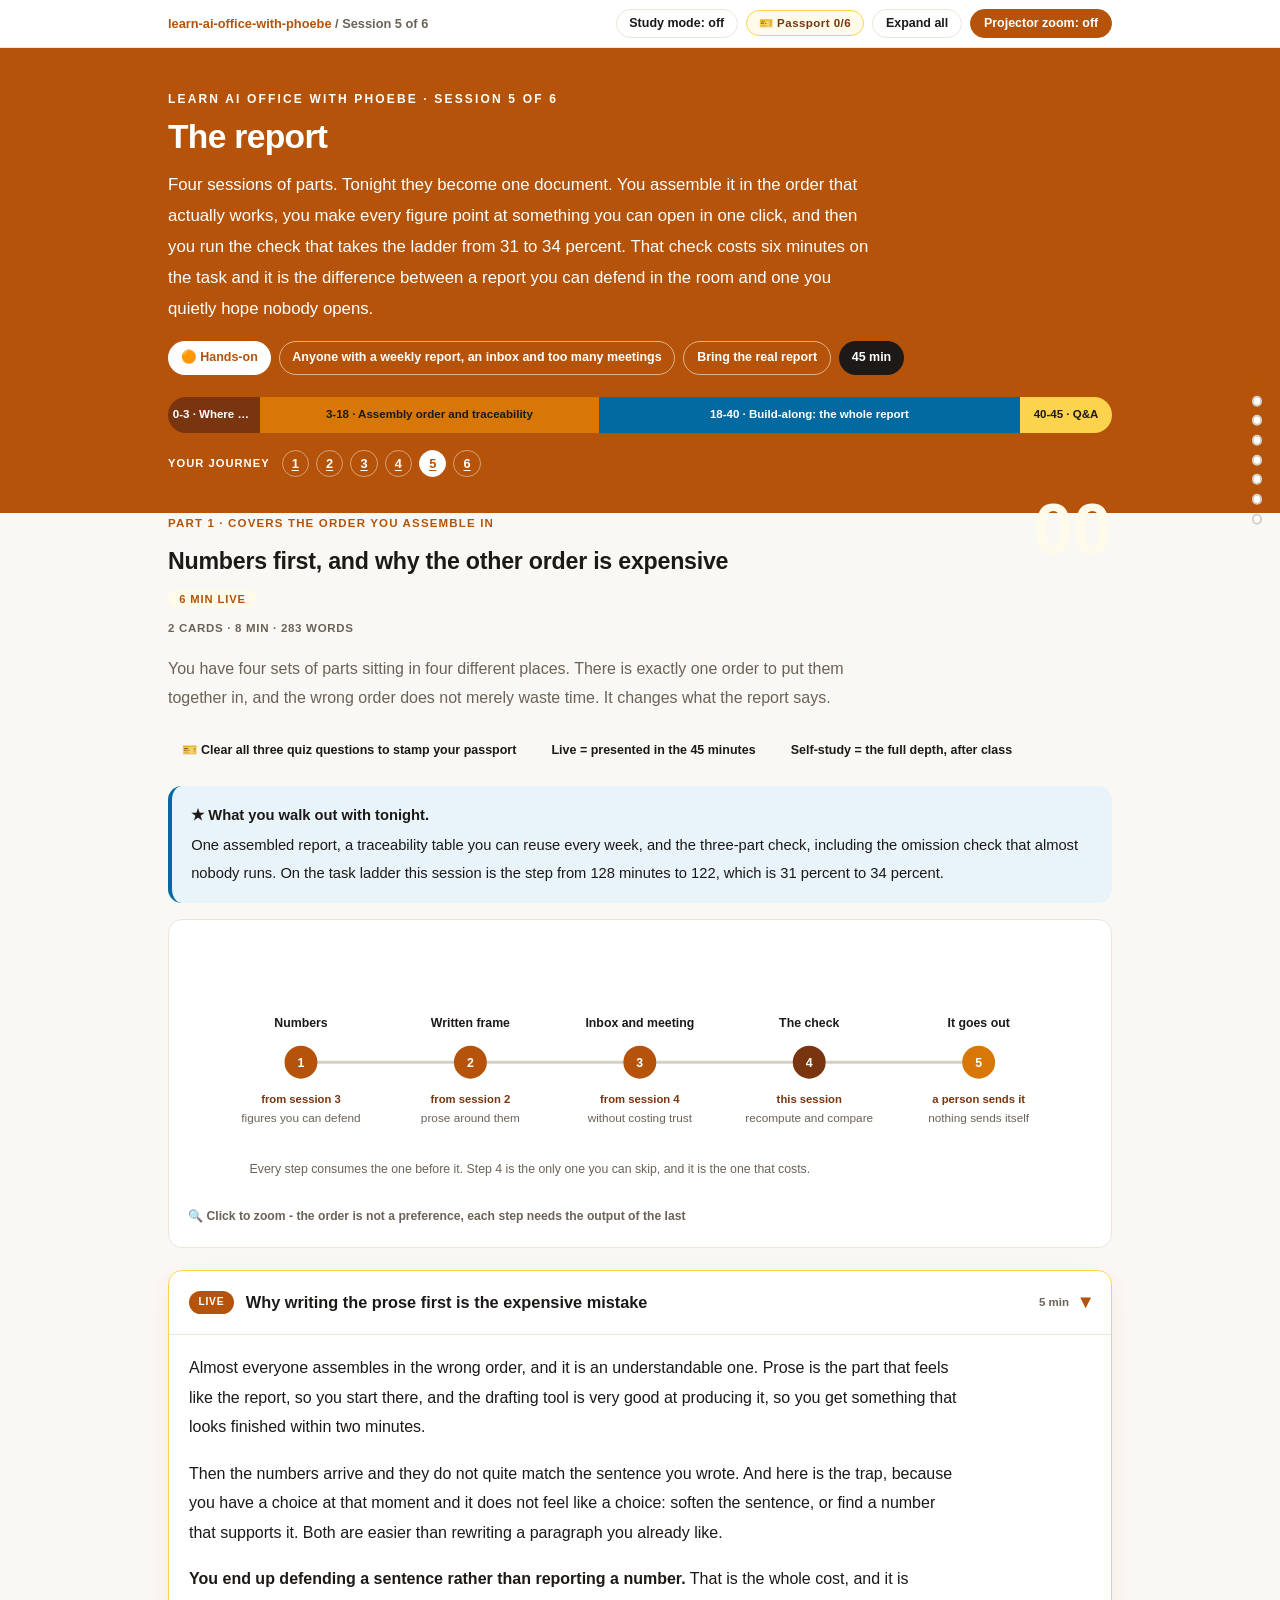
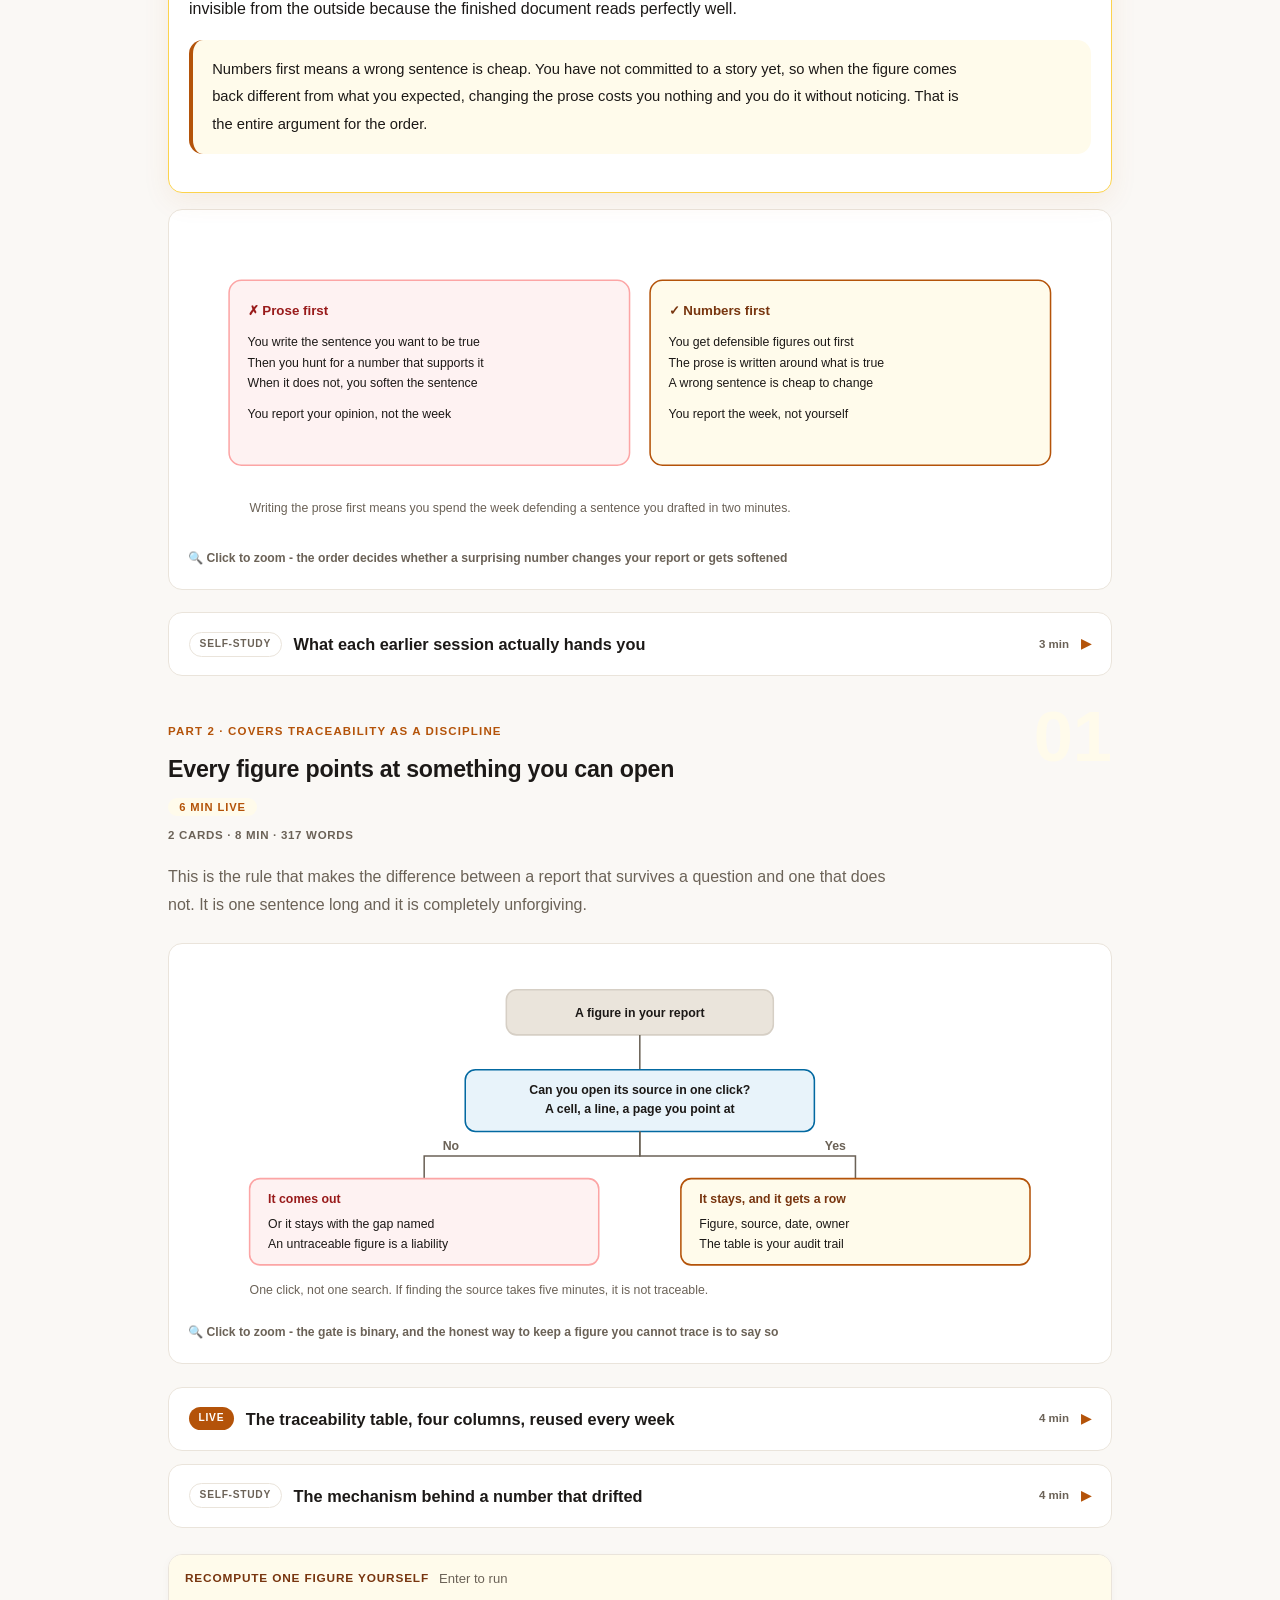
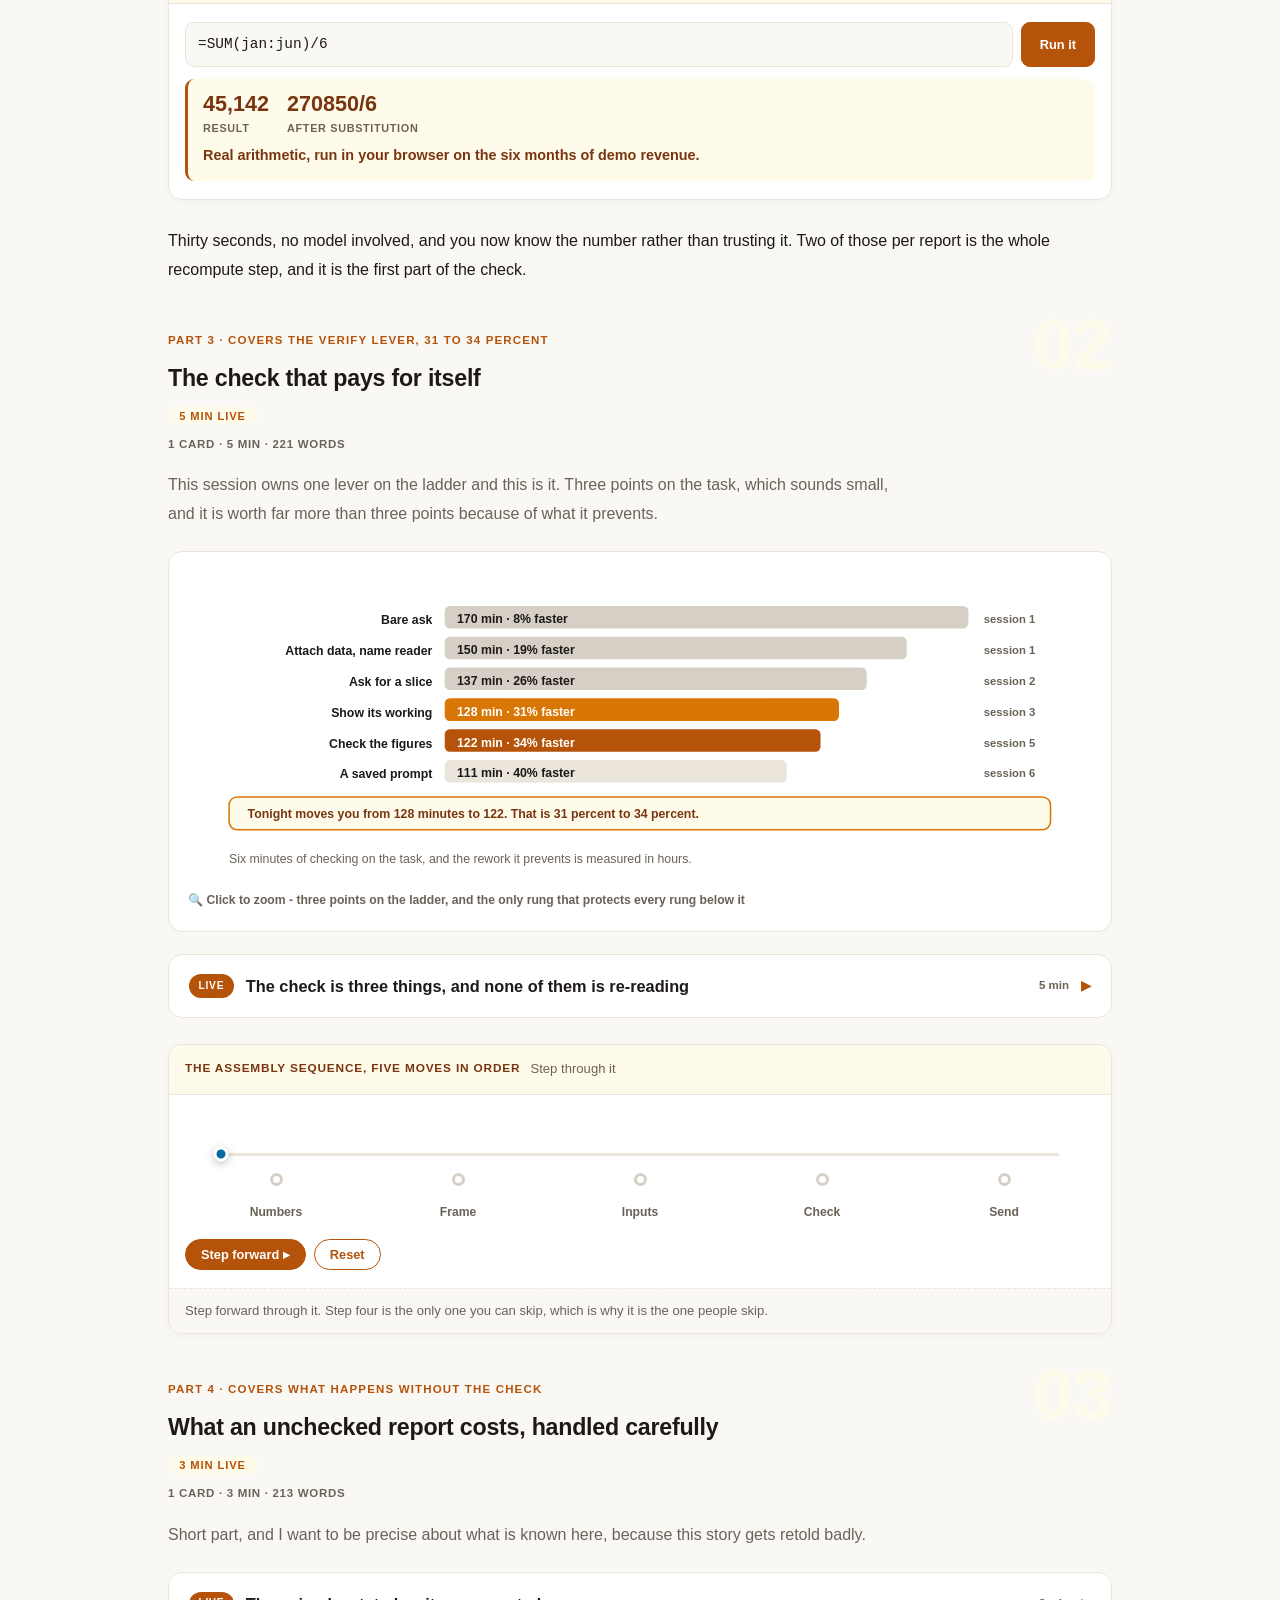
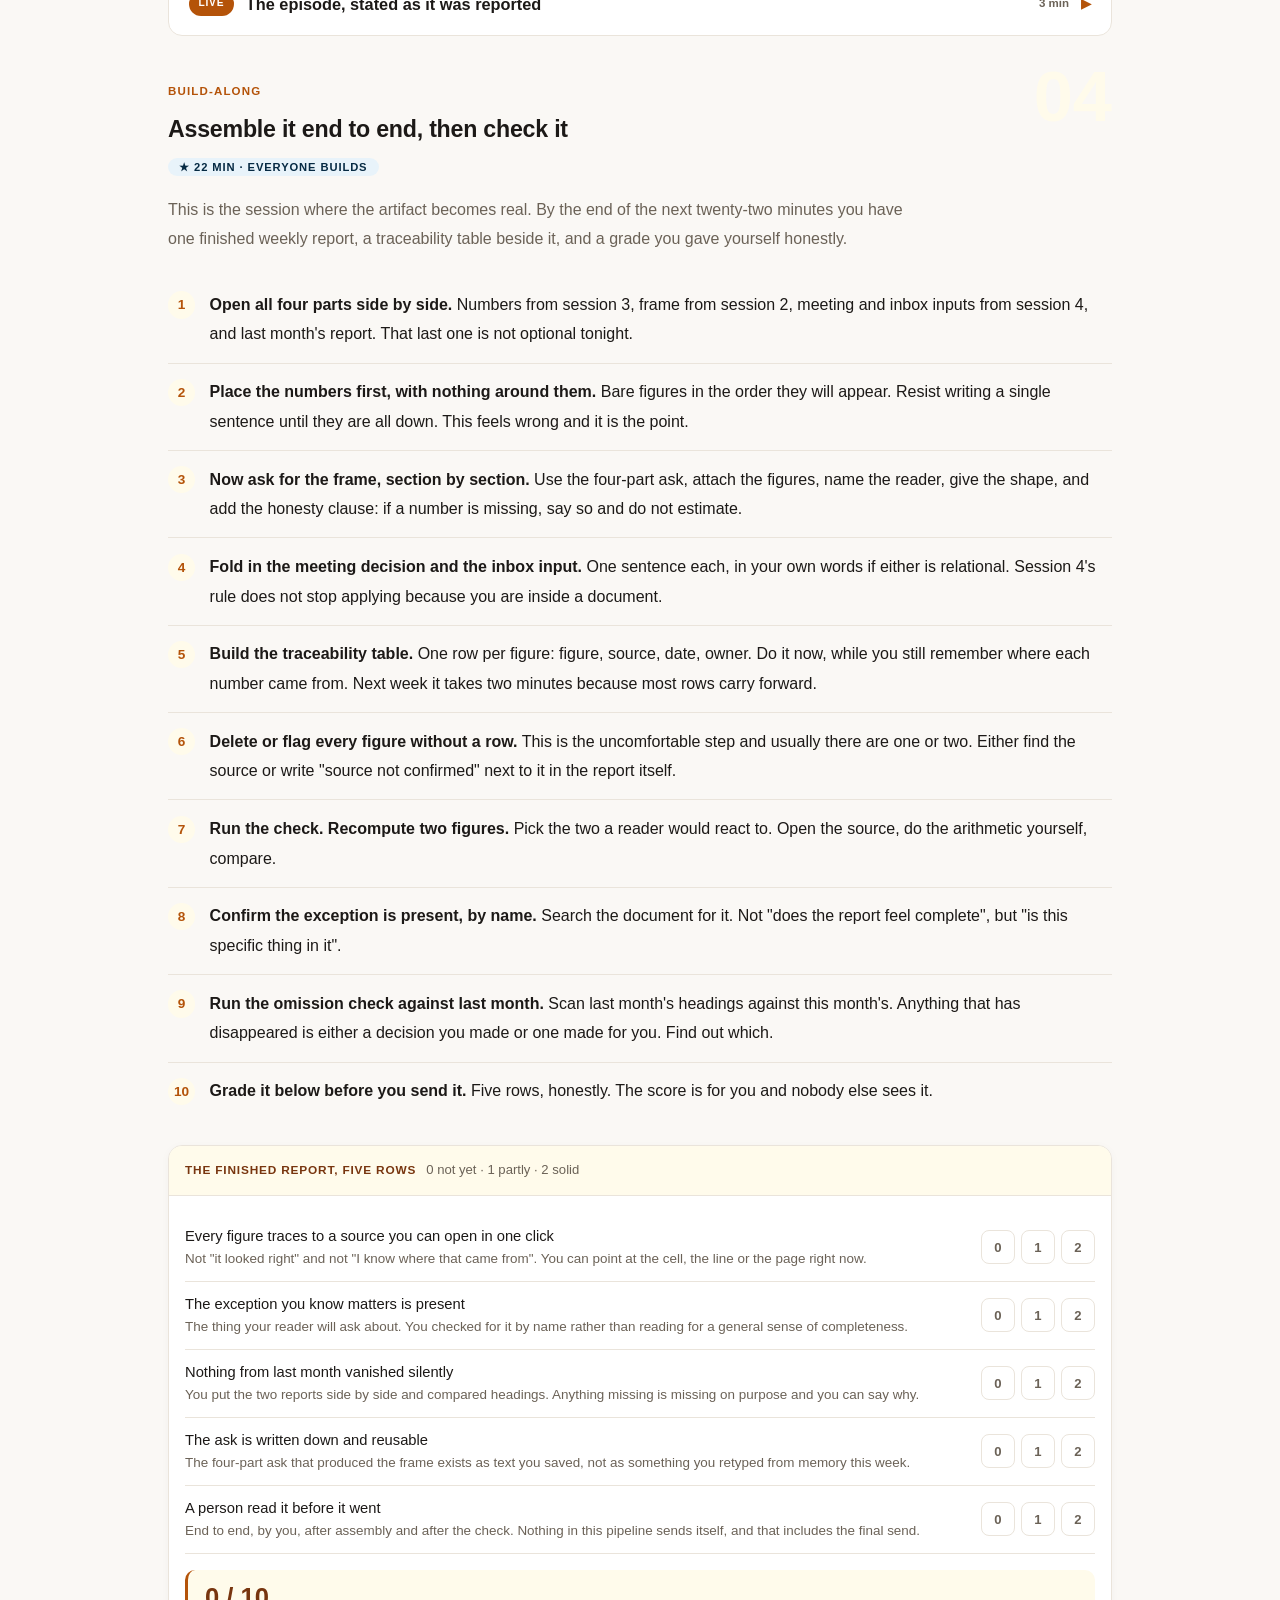
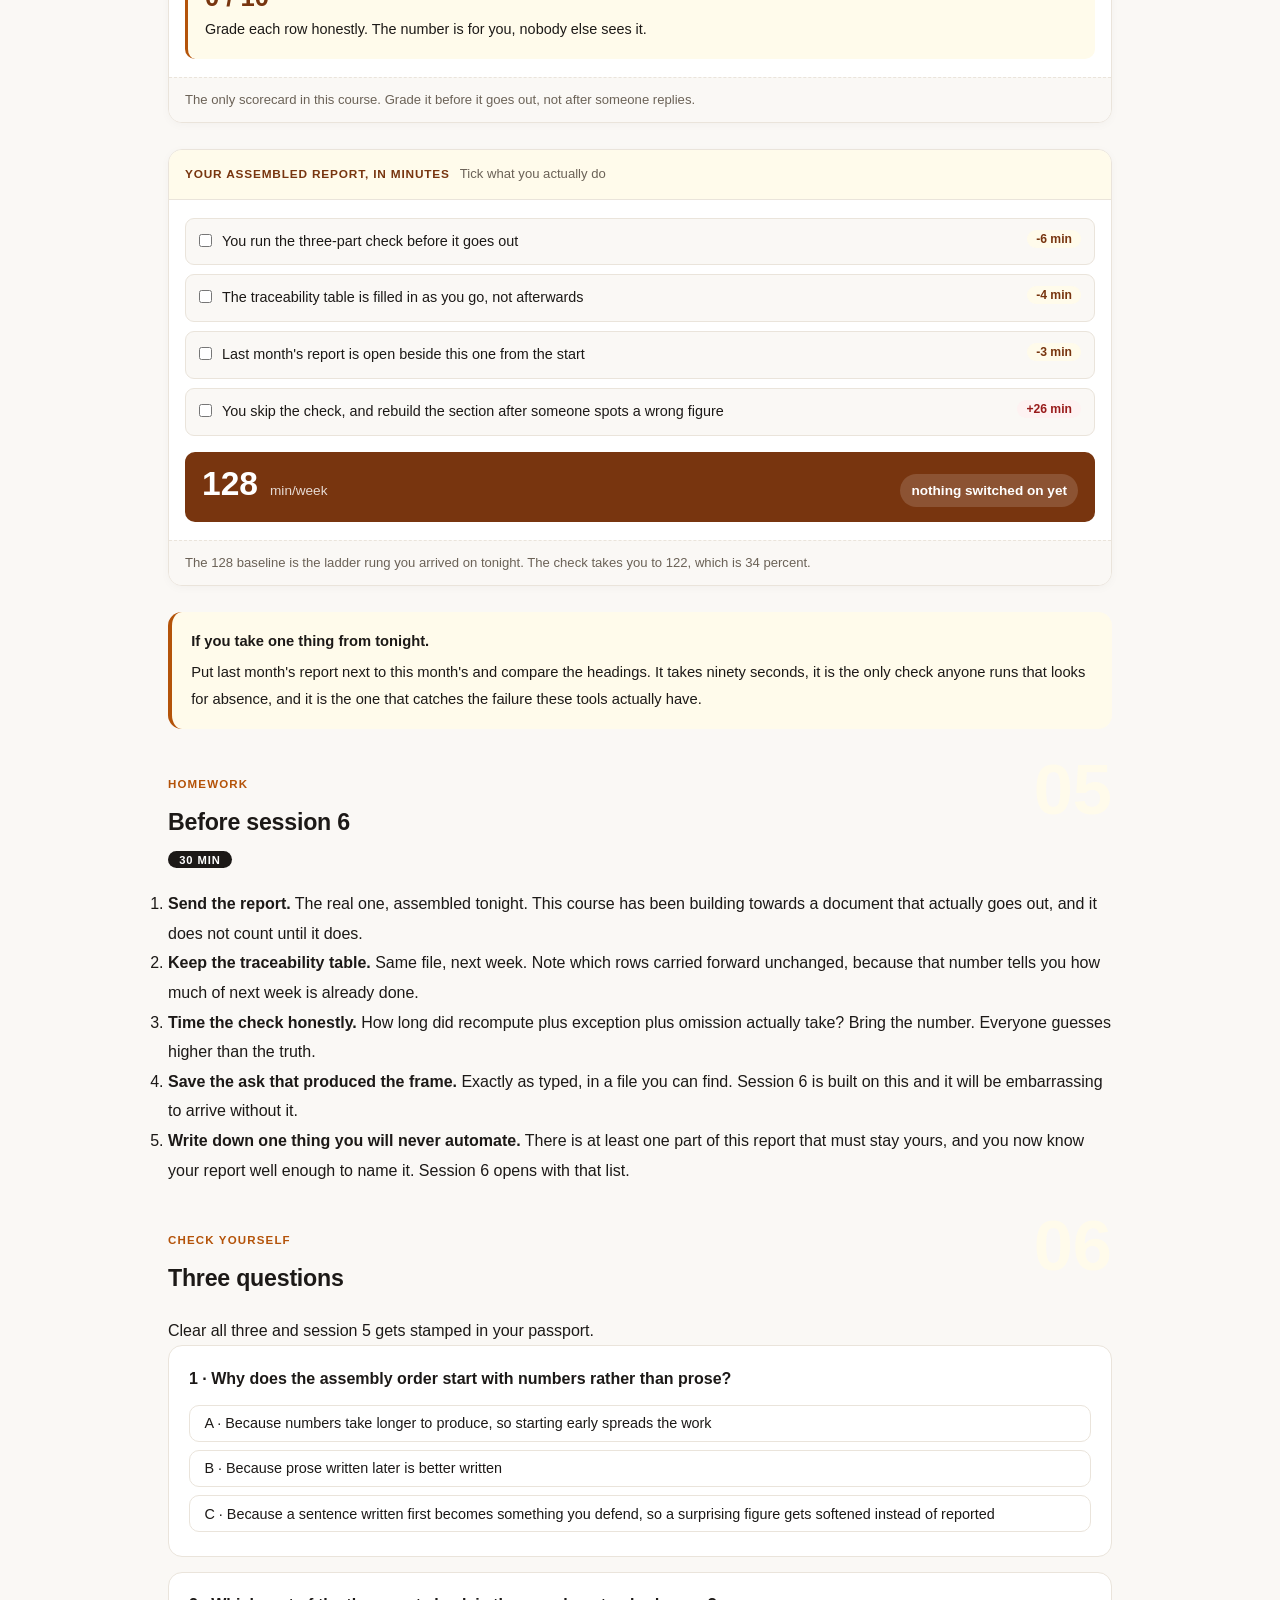
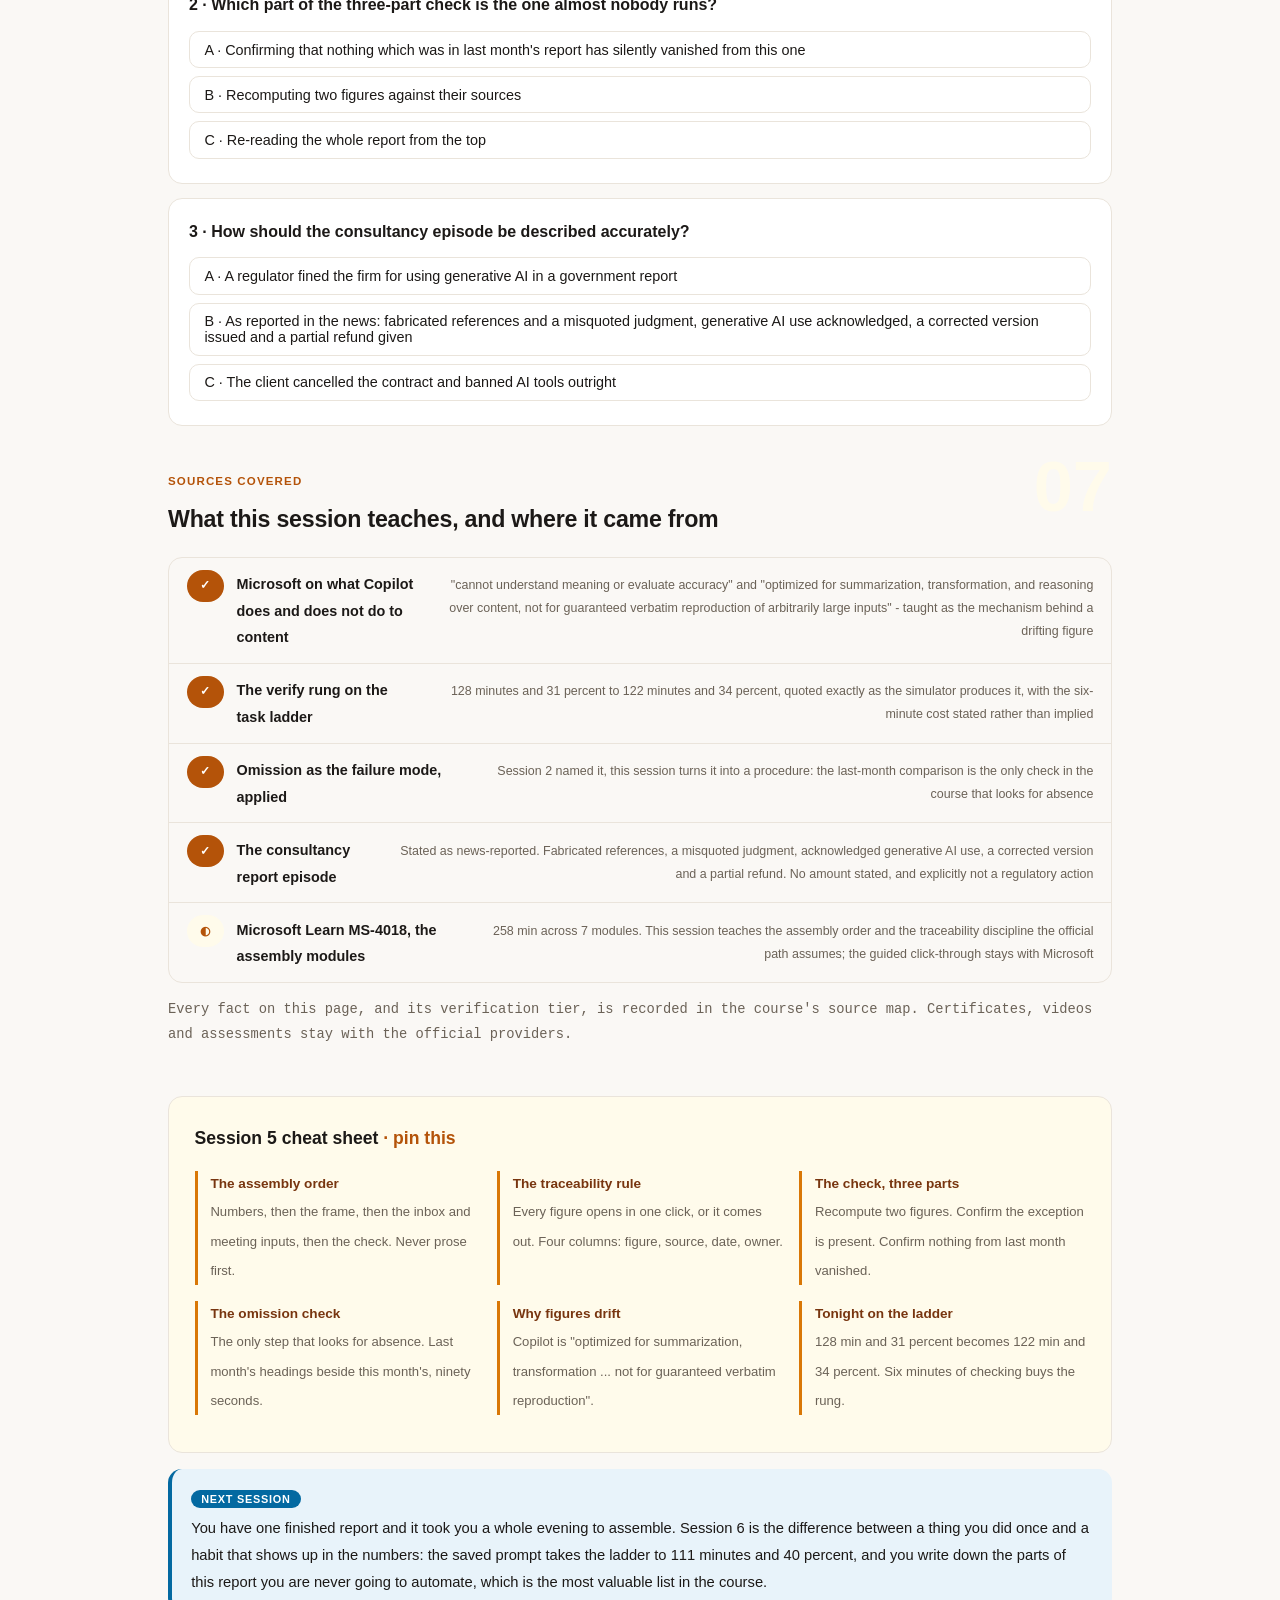
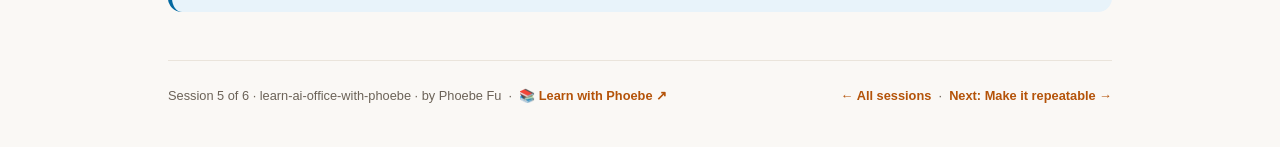
<file: courses/05-the-report.html>
<!DOCTYPE html>
<html lang="en">
<head>
<meta charset="UTF-8">
<meta name="viewport" content="width=device-width, initial-scale=1.0">
<!-- social:start -->
<meta name="description" content="Session 5 of 6. Assemble the whole weekly report end to end, in the order that works, and make every figure traceable to something you can open in one click.">
<meta property="og:type" content="article">
<meta property="og:site_name" content="Learn with Phoebe">
<meta property="og:title" content="The report - learn ai office with phoebe">
<meta property="og:description" content="Session 5 of 6. Numbers first, then the frame, then the inputs, then the check. Every figure traceable, and the omission check almost nobody runs.">
<meta property="og:url" content="https://phoebefu6.github.io/learn-ai-office-with-phoebe/courses/05-the-report.html">
<meta property="og:image" content="https://phoebefu6.github.io/learn-ai-office-with-phoebe/assets/og-cover.png">
<meta property="og:image:width" content="1200">
<meta property="og:image:height" content="630">
<meta name="twitter:card" content="summary_large_image">
<meta name="twitter:title" content="The report - learn ai office with phoebe">
<meta name="twitter:description" content="Session 5 of 6. Assemble it end to end, and make every figure point at something you can open.">
<meta name="twitter:image" content="https://phoebefu6.github.io/learn-ai-office-with-phoebe/assets/og-cover.png">
<!-- social:end -->
<title>Session 5 · The report - learn ai office with phoebe</title>
<link rel="stylesheet" href="../assets/style.css?v=25">
</head>
<body>

<div class="toolbar">
  <div class="wrap">
    <span class="crumb"><a href="../index.html">learn-ai-office-with-phoebe</a> / Session 5 of 6</span>
    <button class="btn" id="toggle-all" type="button">Expand all</button>
    <button class="btn primary" id="zoom-toggle" type="button">Projector zoom: off</button>
  </div>
</div>

<header class="masthead">
  <div class="wrap">
    <div class="eyebrow">Learn AI Office with Phoebe · Session 5 of 6</div>
    <h1>The <span class="accent">report</span></h1>
    <p class="sub">Four sessions of parts. Tonight they become one document. You assemble it in the order that actually works, you make every figure point at something you can open in one click, and then you run the check that takes the ladder from 31 to 34 percent. That check costs six minutes on the task and it is the difference between a report you can defend in the room and one you quietly hope nobody opens.</p>
    <div class="chip-row">
      <span class="chip level">🟠 Hands-on</span>
      <span class="chip audience">Anyone with a weekly report, an inbox and too many meetings</span>
      <span class="chip audience">Bring the real report</span>
      <span class="chip time">45 min</span>
    </div>
    <div class="agenda">
      <span class="a1" style="flex:1">0-3 · Where we are</span>
      <span class="a2" style="flex:4">3-18 · Assembly order and traceability</span>
      <span class="a3" style="flex:5">18-40 · Build-along: the whole report</span>
      <span class="a4" style="flex:1">40-45 · Q&amp;A</span>
    </div>
  </div>
</header>

<main class="wrap">

  <!-- ============ PART 1 ============ -->
  <section class="section" id="part-1">
    <div class="section-kicker">
      <span class="klabel">Part 1 · covers the order you assemble in</span>
      <h2>Numbers first, and why the other order is expensive</h2>
      <span class="tag concept">6 min live</span>
    </div>
    <p class="lede">You have four sets of parts sitting in four different places. There is exactly one order to put them together in, and the wrong order does not merely waste time. It changes what the report says.</p>

    <div class="legend">
      <span class="pill">🎫 Clear all three quiz questions to stamp your passport</span>
      <span class="pill">Live = presented in the 45 minutes</span>
      <span class="pill">Self-study = the full depth, after class</span>
    </div>

    <div class="callout win">
      <p><strong>★ What you walk out with tonight.</strong> One assembled report, a traceability table you can reuse every week, and the three-part check, including the omission check that almost nobody runs. On the task ladder this session is the step from 128 minutes to 122, which is 31 percent to 34 percent.</p>
    </div>

    <figure class="zoomable">
      <svg viewBox="0 0 880 250" xmlns="http://www.w3.org/2000/svg" role="img" aria-label="The five-step assembly order for the weekly report, from numbers through the written frame and meeting inputs to the check and sending">
        <style>
          .o5tT { font: 700 12px Inter, sans-serif; fill: #1C1917; }
          .o5tS { font: 600 11px Inter, sans-serif; fill: #78350F; }
          .o5tX { font: 400 11.5px Inter, sans-serif; fill: #6B6257; }
          .o5tD { font: 800 12px Inter, sans-serif; fill: #fff; }
          .o5tN { font: 400 12px Inter, sans-serif; fill: #6B6257; }
        </style>
        <line x1="110" y1="120" x2="770" y2="120" stroke="#D6CFC5" stroke-width="3"/>
        <text class="o5tT" x="110" y="86" text-anchor="middle">Numbers</text>
        <circle cx="110" cy="120" r="16" fill="#B45309"/>
        <text class="o5tD" x="110" y="125" text-anchor="middle">1</text>
        <text class="o5tS" x="110" y="160" text-anchor="middle">from session 3</text>
        <text class="o5tX" x="110" y="178" text-anchor="middle">figures you can defend</text>
        <text class="o5tT" x="275" y="86" text-anchor="middle">Written frame</text>
        <circle cx="275" cy="120" r="16" fill="#B45309"/>
        <text class="o5tD" x="275" y="125" text-anchor="middle">2</text>
        <text class="o5tS" x="275" y="160" text-anchor="middle">from session 2</text>
        <text class="o5tX" x="275" y="178" text-anchor="middle">prose around them</text>
        <text class="o5tT" x="440" y="86" text-anchor="middle">Inbox and meeting</text>
        <circle cx="440" cy="120" r="16" fill="#B45309"/>
        <text class="o5tD" x="440" y="125" text-anchor="middle">3</text>
        <text class="o5tS" x="440" y="160" text-anchor="middle">from session 4</text>
        <text class="o5tX" x="440" y="178" text-anchor="middle">without costing trust</text>
        <text class="o5tT" x="605" y="86" text-anchor="middle">The check</text>
        <circle cx="605" cy="120" r="16" fill="#78350F"/>
        <text class="o5tD" x="605" y="125" text-anchor="middle">4</text>
        <text class="o5tS" x="605" y="160" text-anchor="middle">this session</text>
        <text class="o5tX" x="605" y="178" text-anchor="middle">recompute and compare</text>
        <text class="o5tT" x="770" y="86" text-anchor="middle">It goes out</text>
        <circle cx="770" cy="120" r="16" fill="#D97706"/>
        <text class="o5tD" x="770" y="125" text-anchor="middle">5</text>
        <text class="o5tS" x="770" y="160" text-anchor="middle">a person sends it</text>
        <text class="o5tX" x="770" y="178" text-anchor="middle">nothing sends itself</text>
        <text class="o5tN" x="60" y="228">Every step consumes the one before it. Step 4 is the only one you can skip, and it is the one that costs.</text>
      </svg>
      <figcaption>🔍 Click to zoom - the order is not a preference, each step needs the output of the last</figcaption>
    </figure>

    <details class="card" open>
      <summary><span class="mode live">Live</span>Why writing the prose first is the expensive mistake<span class="mini">5 min</span><span class="caret">▶</span></summary>
      <div class="body">
        <p>Almost everyone assembles in the wrong order, and it is an understandable one. Prose is the part that feels like the report, so you start there, and the drafting tool is very good at producing it, so you get something that looks finished within two minutes.</p>
        <p>Then the numbers arrive and they do not quite match the sentence you wrote. And here is the trap, because you have a choice at that moment and it does not feel like a choice: soften the sentence, or find a number that supports it. Both are easier than rewriting a paragraph you already like.</p>
        <p><strong>You end up defending a sentence rather than reporting a number.</strong> That is the whole cost, and it is invisible from the outside because the finished document reads perfectly well.</p>
        <div class="callout tip">
          <p>Numbers first means a wrong sentence is cheap. You have not committed to a story yet, so when the figure comes back different from what you expected, changing the prose costs you nothing and you do it without noticing. That is the entire argument for the order.</p>
        </div>
      </div>
    </details>

    <figure class="zoomable">
      <svg viewBox="0 0 880 300" xmlns="http://www.w3.org/2000/svg" role="img" aria-label="Prose first compared with numbers first, and what each order makes you do when a figure disagrees with your sentence">
        <style>
          .o5bH { font: 800 13px Inter, sans-serif; }
          .o5bB { font: 400 12px Inter, sans-serif; fill: #1C1917; }
          .o5bN { font: 400 12px Inter, sans-serif; fill: #6B6257; }
        </style>
        <rect x="40" y="50" width="390" height="180" rx="12" fill="#FEF2F2" stroke="#FCA5A5" stroke-width="1.5"/>
        <text class="o5bH" x="58" y="84" fill="#991B1B">✗ Prose first</text>
        <text class="o5bB" x="58" y="114">You write the sentence you want to be true</text>
        <text class="o5bB" x="58" y="134">Then you hunt for a number that supports it</text>
        <text class="o5bB" x="58" y="154">When it does not, you soften the sentence</text>
        <text class="o5bB" x="58" y="184" fill="#991B1B">You report your opinion, not the week</text>
        <rect x="450" y="50" width="390" height="180" rx="12" fill="#FFFBEB" stroke="#B45309" stroke-width="1.5"/>
        <text class="o5bH" x="468" y="84" fill="#78350F">✓ Numbers first</text>
        <text class="o5bB" x="468" y="114">You get defensible figures out first</text>
        <text class="o5bB" x="468" y="134">The prose is written around what is true</text>
        <text class="o5bB" x="468" y="154">A wrong sentence is cheap to change</text>
        <text class="o5bB" x="468" y="184" fill="#78350F">You report the week, not yourself</text>
        <text class="o5bN" x="60" y="276">Writing the prose first means you spend the week defending a sentence you drafted in two minutes.</text>
      </svg>
      <figcaption>🔍 Click to zoom - the order decides whether a surprising number changes your report or gets softened</figcaption>
    </figure>

    <details class="card">
      <summary><span class="mode self">Self-study</span>What each earlier session actually hands you<span class="mini">3 min</span><span class="caret">▶</span></summary>
      <div class="body">
        <table class="clean">
          <tr><th>Comes from</th><th>What you should have in hand</th></tr>
          <tr><td>Session 1</td><td>The four-part ask: material, reader, shape, honesty clause. Everything tonight uses it</td></tr>
          <tr><td>Session 2</td><td>The written frame, drafted section by section rather than whole, with the exception you know matters still in it</td></tr>
          <tr><td>Session 3</td><td>The figures, with working you can actually check rather than a confident total</td></tr>
          <tr><td>Session 4</td><td>The meeting decision and the inbox input, gathered without spending trust to get them</td></tr>
        </table>
        <p>If one of those four is missing, assemble anyway and mark the gap in the document. A named gap is a working report. A quietly filled gap is the thing this whole course exists to prevent.</p>
      </div>
    </details>
  </section>

  <!-- ============ PART 2 ============ -->
  <section class="section" id="part-2">
    <div class="section-kicker">
      <span class="klabel">Part 2 · covers traceability as a discipline</span>
      <h2>Every figure points at something you can open</h2>
      <span class="tag concept">6 min live</span>
    </div>
    <p class="lede">This is the rule that makes the difference between a report that survives a question and one that does not. It is one sentence long and it is completely unforgiving.</p>

    <figure class="zoomable">
      <svg viewBox="0 0 880 340" xmlns="http://www.w3.org/2000/svg" role="img" aria-label="A decision tree for each figure in the report, keeping it only if its source can be opened in one click">
        <style>
          .o5dT { font: 700 12px Inter, sans-serif; fill: #1C1917; }
          .o5dQ { font: 600 12px Inter, sans-serif; fill: #1C1917; }
          .o5dR { font: 700 12px Inter, sans-serif; fill: #991B1B; }
          .o5dA { font: 700 12px Inter, sans-serif; fill: #78350F; }
          .o5dB { font: 400 12px Inter, sans-serif; fill: #1C1917; }
          .o5dE { font: 600 12px Inter, sans-serif; fill: #6B6257; }
          .o5dN { font: 400 12px Inter, sans-serif; fill: #6B6257; }
        </style>
        <rect x="310" y="26" width="260" height="44" rx="10" fill="#EAE4DB" stroke="#D6CFC5" stroke-width="1.5"/>
        <text class="o5dT" x="440" y="53" text-anchor="middle">A figure in your report</text>
        <path d="M440 70 L440 104" stroke="#6B6257" stroke-width="1.5" fill="none"/>
        <rect x="270" y="104" width="340" height="60" rx="10" fill="#E8F3FA" stroke="#0369A1" stroke-width="1.5"/>
        <text class="o5dQ" x="440" y="128" text-anchor="middle">Can you open its source in one click?</text>
        <text class="o5dQ" x="440" y="146" text-anchor="middle">A cell, a line, a page you point at</text>
        <path d="M440 164 L440 188 L230 188 L230 210" stroke="#6B6257" stroke-width="1.5" fill="none"/>
        <path d="M440 164 L440 188 L650 188 L650 210" stroke="#6B6257" stroke-width="1.5" fill="none"/>
        <text class="o5dE" x="248" y="182">No</text>
        <text class="o5dE" x="620" y="182">Yes</text>
        <rect x="60" y="210" width="340" height="84" rx="10" fill="#FEF2F2" stroke="#FCA5A5" stroke-width="1.5"/>
        <text class="o5dR" x="78" y="234">It comes out</text>
        <text class="o5dB" x="78" y="258">Or it stays with the gap named</text>
        <text class="o5dB" x="78" y="278">An untraceable figure is a liability</text>
        <rect x="480" y="210" width="340" height="84" rx="10" fill="#FFFBEB" stroke="#B45309" stroke-width="1.5"/>
        <text class="o5dA" x="498" y="234">It stays, and it gets a row</text>
        <text class="o5dB" x="498" y="258">Figure, source, date, owner</text>
        <text class="o5dB" x="498" y="278">The table is your audit trail</text>
        <text class="o5dN" x="60" y="322">One click, not one search. If finding the source takes five minutes, it is not traceable.</text>
      </svg>
      <figcaption>🔍 Click to zoom - the gate is binary, and the honest way to keep a figure you cannot trace is to say so</figcaption>
    </figure>

    <details class="card">
      <summary><span class="mode live">Live</span>The traceability table, four columns, reused every week<span class="mini">4 min</span><span class="caret">▶</span></summary>
      <div class="body">
        <p>Keep it next to the report, not inside it. Four columns and no more, because a table nobody fills in is worse than no table.</p>
        <table class="clean">
          <tr><th>Figure</th><th>Source</th><th>Date</th><th>Owner</th></tr>
          <tr><td>Revenue, 1.42m</td><td>finance-aug.xlsx, cell D48</td><td>2026-08-24</td><td>Finance</td></tr>
          <tr><td>Churn, 3.1 percent</td><td>churn dashboard, monthly tab</td><td>2026-08-23</td><td>Ops</td></tr>
          <tr><td>Hiring paused</td><td>ops sync notes, decisions</td><td>2026-08-21</td><td>You</td></tr>
        </table>
        <p>Three things this buys you. When someone questions a number in the room, you open the source rather than promising to check. When a figure changes next month, you know which of them to refresh. And when you eventually hand this report to someone else, the table is the handover.</p>
        <div class="callout tip">
          <p>The date column is the one people leave out and it is the one that earns its keep. A figure that was true three weeks ago and has been carried forward unchanged is the single most common way a report goes quietly wrong.</p>
        </div>
      </div>
    </details>

    <details class="card">
      <summary><span class="mode self">Self-study</span>The mechanism behind a number that drifted<span class="mini">4 min</span><span class="caret">▶</span></summary>
      <div class="body">
        <p>When a figure comes out of a summarisation step slightly different from the source document, people usually assume a bug. It is not. Microsoft describes the behaviour in its own documentation, and it is worth quoting both halves.</p>
        <p>First, Copilot <strong>"cannot understand meaning or evaluate accuracy"</strong>. It is not checking your number against reality, because there is nothing in the process that could.</p>
        <p>Second, and this is the mechanism: it is <strong>"optimized for summarization, transformation, and reasoning over content, not for guaranteed verbatim reproduction of arbitrarily large inputs"</strong>.</p>
        <p>Read that as a design statement rather than a limitation. Verbatim reproduction is not what the system is for. A number passing through a summarisation step is being transformed, not copied, and transformation of a number that nobody is checking is exactly how a figure drifts between a source document and a report.</p>
        <div class="callout example">
          <span class="ex-pill">Real world</span>
          <p>This is also why the session 3 lever exists. "Show me the formula or the source line" makes the transformation visible. Traceability makes it checkable. Neither prevents the drift, and nothing you can buy does. They both make it survivable.</p>
        </div>
      </div>
    </details>

    <div class="tryrow" data-fn="formula" data-title="Recompute one figure yourself" data-hint="Type the formula the report is standing on" data-seed="=SUM(jan:jun)/6" data-cta="Run it"></div>

    <p>Thirty seconds, no model involved, and you now know the number rather than trusting it. Two of those per report is the whole recompute step, and it is the first part of the check.</p>
  </section>

  <!-- ============ PART 3 ============ -->
  <section class="section" id="part-3">
    <div class="section-kicker">
      <span class="klabel">Part 3 · covers the verify lever, 31 to 34 percent</span>
      <h2>The check that pays for itself</h2>
      <span class="tag concept">5 min live</span>
    </div>
    <p class="lede">This session owns one lever on the ladder and this is it. Three points on the task, which sounds small, and it is worth far more than three points because of what it prevents.</p>

    <figure class="zoomable">
      <svg viewBox="0 0 880 300" xmlns="http://www.w3.org/2000/svg" role="img" aria-label="The task ladder from a bare ask at 170 minutes down to a saved prompt at 111 minutes, with this session moving 128 minutes to 122">
        <style>
          .o5lL { font: 600 12px Inter, sans-serif; fill: #1C1917; }
          .o5lW { font: 700 12px Inter, sans-serif; fill: #fff; }
          .o5lD { font: 700 12px Inter, sans-serif; fill: #1C1917; }
          .o5lS { font: 600 11px Inter, sans-serif; fill: #6B6257; }
          .o5lH { font: 700 12px Inter, sans-serif; fill: #78350F; }
          .o5lN { font: 400 12px Inter, sans-serif; fill: #6B6257; }
        </style>
        <text class="o5lL" x="238" y="52" text-anchor="end">Bare ask</text>
        <rect x="250" y="34" width="510" height="22" rx="5" fill="#D6CFC5"/>
        <text class="o5lD" x="262" y="51">170 min · 8% faster</text>
        <text class="o5lS" x="775" y="51">session 1</text>
        <text class="o5lL" x="238" y="82" text-anchor="end">Attach data, name reader</text>
        <rect x="250" y="64" width="450" height="22" rx="5" fill="#D6CFC5"/>
        <text class="o5lD" x="262" y="81">150 min · 19% faster</text>
        <text class="o5lS" x="775" y="81">session 1</text>
        <text class="o5lL" x="238" y="112" text-anchor="end">Ask for a slice</text>
        <rect x="250" y="94" width="411" height="22" rx="5" fill="#D6CFC5"/>
        <text class="o5lD" x="262" y="111">137 min · 26% faster</text>
        <text class="o5lS" x="775" y="111">session 2</text>
        <text class="o5lL" x="238" y="142" text-anchor="end">Show its working</text>
        <rect x="250" y="124" width="384" height="22" rx="5" fill="#D97706"/>
        <text class="o5lW" x="262" y="141">128 min · 31% faster</text>
        <text class="o5lS" x="775" y="141">session 3</text>
        <text class="o5lL" x="238" y="172" text-anchor="end">Check the figures</text>
        <rect x="250" y="154" width="366" height="22" rx="5" fill="#B45309"/>
        <text class="o5lW" x="262" y="171">122 min · 34% faster</text>
        <text class="o5lS" x="775" y="171">session 5</text>
        <text class="o5lL" x="238" y="202" text-anchor="end">A saved prompt</text>
        <rect x="250" y="184" width="333" height="22" rx="5" fill="#EAE4DB"/>
        <text class="o5lD" x="262" y="201">111 min · 40% faster</text>
        <text class="o5lS" x="775" y="201">session 6</text>
        <rect x="40" y="220" width="800" height="32" rx="8" fill="#FFFBEB" stroke="#D97706" stroke-width="1.5"/>
        <text class="o5lH" x="58" y="241">Tonight moves you from 128 minutes to 122. That is 31 percent to 34 percent.</text>
        <text class="o5lN" x="40" y="284">Six minutes of checking on the task, and the rework it prevents is measured in hours.</text>
      </svg>
      <figcaption>🔍 Click to zoom - three points on the ladder, and the only rung that protects every rung below it</figcaption>
    </figure>

    <details class="card">
      <summary><span class="mode live">Live</span>The check is three things, and none of them is re-reading<span class="mini">5 min</span><span class="caret">▶</span></summary>
      <div class="body">
        <p>Re-reading your own report does almost nothing, and everybody knows this in their bones while continuing to do it. You wrote it, so you read what you meant rather than what is on the page. The check has to be mechanical instead.</p>
        <ul>
          <li><strong>Recompute two figures.</strong> Not all of them. Two, picked because they are the ones a reader would react to. Open the source, redo the arithmetic yourself, compare. Ninety seconds each.</li>
          <li><strong>Confirm the exception is present.</strong> The thing you know matters, the one your boss will ask about, the one session 2 warned you disappears. Look for it by name.</li>
          <li><strong>Confirm nothing from last month has silently vanished.</strong> Put last month's report next to this one and scan the headings. Anything that was there and is not here now is either deliberate or an omission, and you need to know which.</li>
        </ul>
        <div class="callout tip">
          <p><strong>That third one is the omission check, and almost nobody does it.</strong> It is the only step in this entire course that looks for something that is not there. Everything else in a review process looks at what is on the page, which is precisely the failure mode these tools do not have.</p>
        </div>
        <p>Total cost, on a real report: about six minutes. That is the six minutes between 128 and 122, and the simulator prices it exactly that way.</p>
      </div>
    </details>

    <div class="tick" data-stages="Numbers|Frame|Inputs|Check|Send" data-title="The assembly sequence, five moves in order" data-foot="Step forward through it. Step four is the only one you can skip, which is why it is the one people skip.">
      <p class="tick-note" data-stage="0"><b>Numbers.</b> Get the figures out first, with the working visible. Session 3 gave you defensible ones. Nothing else starts until these exist, because everything downstream describes them.</p>
      <p class="tick-note" data-stage="1"><b>Frame.</b> Now write the prose around the numbers you actually have. Section by section, not the whole document, because the middle of a long ask gets the least attention.</p>
      <p class="tick-note" data-stage="2"><b>Inputs.</b> Fold in the meeting decision and the inbox input from session 4. These are usually one sentence each and they are usually the part a reader cares about most.</p>
      <p class="tick-note" data-stage="3"><b>Check.</b> Recompute two figures. Confirm the exception is present. Confirm nothing from last month vanished. Six minutes, and this is the rung from 31 to 34 percent.</p>
      <p class="tick-note" data-stage="4"><b>Send.</b> A person reads it and a person sends it. Session 4's rule holds here too: nothing in this pipeline sends itself.</p>
    </div>
  </section>

  <!-- ============ PART 4 ============ -->
  <section class="section" id="part-4">
    <div class="section-kicker">
      <span class="klabel">Part 4 · covers what happens without the check</span>
      <h2>What an unchecked report costs, handled carefully</h2>
      <span class="tag concept">3 min live</span>
    </div>
    <p class="lede">Short part, and I want to be precise about what is known here, because this story gets retold badly.</p>

    <details class="card">
      <summary><span class="mode live">Live</span>The episode, stated as it was reported<span class="mini">3 min</span><span class="caret">▶</span></summary>
      <div class="body">
        <p>As reported in the news: a large consultancy delivered a report to a government client that contained <strong>fabricated references</strong> and a <strong>misquoted judgment</strong>. The firm acknowledged the use of generative AI in producing it, issued a corrected version, and gave a <strong>partial refund</strong>.</p>
        <div class="callout tip">
          <p><strong>Two things this course will not do with that story.</strong> It will not state the refund amount, because the reported figures vary and this page only carries numbers it can trace. And it will not call it a regulatory action, because it was not one. It was a <strong>commercial refund</strong> between a supplier and a client. Retelling it as a fine makes it a better story and a false one.</p>
        </div>
        <p>What it is genuinely useful for is the shape of the failure. Nobody shipped a document that looked wrong. It looked excellent, which is the whole problem, and the specific things that were wrong were <strong>references</strong> and a <strong>quotation</strong>. Both are exactly the kind of item a traceability table catches and a read-through does not, because a read-through checks whether the sentence reads well.</p>
        <p>Your weekly report is not a government report. The mechanism is identical and it is much cheaper to fix at your scale, which is the only reason this is worth three minutes of a Tuesday evening.</p>
      </div>
    </details>
  </section>

  <!-- ============ DEMO ============ -->
  <section class="section" id="demo-5">
    <div class="section-kicker">
      <span class="klabel">Build-along</span>
      <h2>Assemble it end to end, then check it</h2>
      <span class="tag demo">★ 22 min · everyone builds</span>
    </div>
    <p class="lede">This is the session where the artifact becomes real. By the end of the next twenty-two minutes you have one finished weekly report, a traceability table beside it, and a grade you gave yourself honestly.</p>

    <div class="steps">
      <div class="step"><p><strong>Open all four parts side by side.</strong> Numbers from session 3, frame from session 2, meeting and inbox inputs from session 4, and last month's report. That last one is not optional tonight.</p></div>
      <div class="step"><p><strong>Place the numbers first, with nothing around them.</strong> Bare figures in the order they will appear. Resist writing a single sentence until they are all down. This feels wrong and it is the point.</p></div>
      <div class="step"><p><strong>Now ask for the frame, section by section.</strong> Use the four-part ask, attach the figures, name the reader, give the shape, and add the honesty clause: if a number is missing, say so and do not estimate.</p></div>
      <div class="step"><p><strong>Fold in the meeting decision and the inbox input.</strong> One sentence each, in your own words if either is relational. Session 4's rule does not stop applying because you are inside a document.</p></div>
      <div class="step"><p><strong>Build the traceability table.</strong> One row per figure: figure, source, date, owner. Do it now, while you still remember where each number came from. Next week it takes two minutes because most rows carry forward.</p></div>
      <div class="step"><p><strong>Delete or flag every figure without a row.</strong> This is the uncomfortable step and usually there are one or two. Either find the source or write "source not confirmed" next to it in the report itself.</p></div>
      <div class="step"><p><strong>Run the check. Recompute two figures.</strong> Pick the two a reader would react to. Open the source, do the arithmetic yourself, compare.</p></div>
      <div class="step"><p><strong>Confirm the exception is present, by name.</strong> Search the document for it. Not "does the report feel complete", but "is this specific thing in it".</p></div>
      <div class="step"><p><strong>Run the omission check against last month.</strong> Scan last month's headings against this month's. Anything that has disappeared is either a decision you made or one made for you. Find out which.</p></div>
      <div class="step"><p><strong>Grade it below before you send it.</strong> Five rows, honestly. The score is for you and nobody else sees it.</p></div>
    </div>

    <div class="scorecard" data-title="The finished report, five rows" data-foot="The only scorecard in this course. Grade it before it goes out, not after someone replies.">
      <div class="sc-row"><div class="sc-q">Every figure traces to a source you can open in one click
        <em>Not "it looked right" and not "I know where that came from". You can point at the cell, the line or the page right now.</em></div></div>
      <div class="sc-row"><div class="sc-q">The exception you know matters is present
        <em>The thing your reader will ask about. You checked for it by name rather than reading for a general sense of completeness.</em></div></div>
      <div class="sc-row"><div class="sc-q">Nothing from last month vanished silently
        <em>You put the two reports side by side and compared headings. Anything missing is missing on purpose and you can say why.</em></div></div>
      <div class="sc-row"><div class="sc-q">The ask is written down and reusable
        <em>The four-part ask that produced the frame exists as text you saved, not as something you retyped from memory this week.</em></div></div>
      <div class="sc-row"><div class="sc-q">A person read it before it went
        <em>End to end, by you, after assembly and after the check. Nothing in this pipeline sends itself, and that includes the final send.</em></div></div>
    </div>

    <div class="stakes" data-base="128" data-unit="min/week" data-lower-is-better="1" data-title="Your assembled report, in minutes" data-foot="The 128 baseline is the ladder rung you arrived on tonight. The check takes you to 122, which is 34 percent.">
      <label><input type="checkbox" data-delta="-6"> You run the three-part check before it goes out</label>
      <label><input type="checkbox" data-delta="-4"> The traceability table is filled in as you go, not afterwards</label>
      <label><input type="checkbox" data-delta="-3"> Last month's report is open beside this one from the start</label>
      <label><input type="checkbox" data-delta="26" data-trap="1"> You skip the check, and rebuild the section after someone spots a wrong figure</label>
    </div>

    <div class="callout tip">
      <p><strong>If you take one thing from tonight.</strong> Put last month's report next to this month's and compare the headings. It takes ninety seconds, it is the only check anyone runs that looks for absence, and it is the one that catches the failure these tools actually have.</p>
    </div>
  </section>

  <!-- ============ HOMEWORK ============ -->
  <section class="section" id="exercise">
    <div class="section-kicker">
      <span class="klabel">Homework</span>
      <h2>Before session 6</h2>
      <span class="tag exercise">30 min</span>
    </div>
    <ol>
      <li><strong>Send the report.</strong> The real one, assembled tonight. This course has been building towards a document that actually goes out, and it does not count until it does.</li>
      <li><strong>Keep the traceability table.</strong> Same file, next week. Note which rows carried forward unchanged, because that number tells you how much of next week is already done.</li>
      <li><strong>Time the check honestly.</strong> How long did recompute plus exception plus omission actually take? Bring the number. Everyone guesses higher than the truth.</li>
      <li><strong>Save the ask that produced the frame.</strong> Exactly as typed, in a file you can find. Session 6 is built on this and it will be embarrassing to arrive without it.</li>
      <li><strong>Write down one thing you will never automate.</strong> There is at least one part of this report that must stay yours, and you now know your report well enough to name it. Session 6 opens with that list.</li>
    </ol>
  </section>

  <!-- ============ QUIZ ============ -->
  <section class="section" id="quiz">
    <div class="section-kicker">
      <span class="klabel">Check yourself</span>
      <h2>Three questions</h2>
    </div>
    <p>Clear all three and session 5 gets stamped in your passport.</p>

    <div class="quiz-q" data-answer="2">
      <p class="qtext">1 · Why does the assembly order start with numbers rather than prose?</p>
      <button class="qopt" type="button">A · Because numbers take longer to produce, so starting early spreads the work</button>
      <button class="qopt" type="button">B · Because prose written later is better written</button>
      <button class="qopt" type="button">C · Because a sentence written first becomes something you defend, so a surprising figure gets softened instead of reported</button>
      <p class="qwhy">Prose feels like the report and the tool produces it in two minutes, so almost everyone starts there. Then the figures disagree with the sentence and softening the sentence is easier than rewriting the paragraph. Numbers first makes a wrong sentence cheap, which is the entire argument.</p>
    </div>

    <div class="quiz-q" data-answer="0">
      <p class="qtext">2 · Which part of the three-part check is the one almost nobody runs?</p>
      <button class="qopt" type="button">A · Confirming that nothing which was in last month's report has silently vanished from this one</button>
      <button class="qopt" type="button">B · Recomputing two figures against their sources</button>
      <button class="qopt" type="button">C · Re-reading the whole report from the top</button>
      <p class="qwhy">It is the only step in the entire course that looks for something that is not there. Every other review habit examines what is on the page, which is exactly the failure mode these tools do not have. Omission does not look wrong, so it has to be checked for deliberately, against last month.</p>
    </div>

    <div class="quiz-q" data-answer="1">
      <p class="qtext">3 · How should the consultancy episode be described accurately?</p>
      <button class="qopt" type="button">A · A regulator fined the firm for using generative AI in a government report</button>
      <button class="qopt" type="button">B · As reported in the news: fabricated references and a misquoted judgment, generative AI use acknowledged, a corrected version issued and a partial refund given</button>
      <button class="qopt" type="button">C · The client cancelled the contract and banned AI tools outright</button>
      <p class="qwhy">It was a commercial refund between a supplier and a client, not a regulatory action, and this course does not state the amount because the reported figures vary. The useful part is the shape: references and a quotation were wrong, and both are exactly what a traceability table catches and a read-through does not.</p>
    </div>

    <p class="quiz-score"></p>
  </section>

  <!-- ============ OFFICIAL COVERAGE ============ -->
  <section class="section" id="official">
    <div class="section-kicker">
      <span class="klabel">Sources covered</span>
      <h2>What this session teaches, and where it came from</h2>
    </div>
    <div class="covered">
      <div class="covered-row"><span class="status pill solid">✓</span><span class="name">Microsoft on what Copilot does and does not do to content</span><span class="note">"cannot understand meaning or evaluate accuracy" and "optimized for summarization, transformation, and reasoning over content, not for guaranteed verbatim reproduction of arbitrarily large inputs" - taught as the mechanism behind a drifting figure</span></div>
      <div class="covered-row"><span class="status pill solid">✓</span><span class="name">The verify rung on the task ladder</span><span class="note">128 minutes and 31 percent to 122 minutes and 34 percent, quoted exactly as the simulator produces it, with the six-minute cost stated rather than implied</span></div>
      <div class="covered-row"><span class="status pill solid">✓</span><span class="name">Omission as the failure mode, applied</span><span class="note">Session 2 named it, this session turns it into a procedure: the last-month comparison is the only check in the course that looks for absence</span></div>
      <div class="covered-row"><span class="status pill solid">✓</span><span class="name">The consultancy report episode</span><span class="note">Stated as news-reported. Fabricated references, a misquoted judgment, acknowledged generative AI use, a corrected version and a partial refund. No amount stated, and explicitly not a regulatory action</span></div>
      <div class="covered-row"><span class="status pill light">◐</span><span class="name">Microsoft Learn MS-4018, the assembly modules</span><span class="note">258 min across 7 modules. This session teaches the assembly order and the traceability discipline the official path assumes; the guided click-through stays with Microsoft</span></div>
    </div>
    <p class="mono" style="margin-top:14px">Every fact on this page, and its verification tier, is recorded in the course's source map. Certificates, videos and assessments stay with the official providers.</p>
  </section>

  <!-- ============ CHEAT SHEET ============ -->
  <section class="cheat" id="cheatsheet">
    <h3>Session 5 cheat sheet <span>· pin this</span></h3>
    <div class="grid-2">
      <div class="cheat-item"><b>The assembly order</b><span>Numbers, then the frame, then the inbox and meeting inputs, then the check. Never prose first.</span></div>
      <div class="cheat-item"><b>The traceability rule</b><span>Every figure opens in one click, or it comes out. Four columns: figure, source, date, owner.</span></div>
      <div class="cheat-item"><b>The check, three parts</b><span>Recompute two figures. Confirm the exception is present. Confirm nothing from last month vanished.</span></div>
      <div class="cheat-item"><b>The omission check</b><span>The only step that looks for absence. Last month's headings beside this month's, ninety seconds.</span></div>
      <div class="cheat-item"><b>Why figures drift</b><span>Copilot is "optimized for summarization, transformation ... not for guaranteed verbatim reproduction".</span></div>
      <div class="cheat-item"><b>Tonight on the ladder</b><span>128 min and 31 percent becomes 122 min and 34 percent. Six minutes of checking buys the rung.</span></div>
    </div>
  </section>

  <div class="callout next">
    <span class="nx-pill">Next session</span>
    <p>You have one finished report and it took you a whole evening to assemble. Session 6 is the difference between a thing you did once and a habit that shows up in the numbers: the saved prompt takes the ladder to 111 minutes and 40 percent, and you write down the parts of this report you are never going to automate, which is the most valuable list in the course.</p>
  </div>

  <footer class="pagefoot">
    <span>Session 5 of 6 · learn-ai-office-with-phoebe · by Phoebe Fu &nbsp;·&nbsp; 📚 <a href="https://phoebefu6.github.io/learn-with-phoebe/">Learn with Phoebe ↗</a></span>
    <span><a href="../index.html">← All sessions</a> &nbsp;·&nbsp; <a href="06-make-it-repeatable.html">Next: Make it repeatable →</a></span>
  </footer>

</main>

<script src="../assets/app.js?v=23"></script>
</body>
</html>
</file>
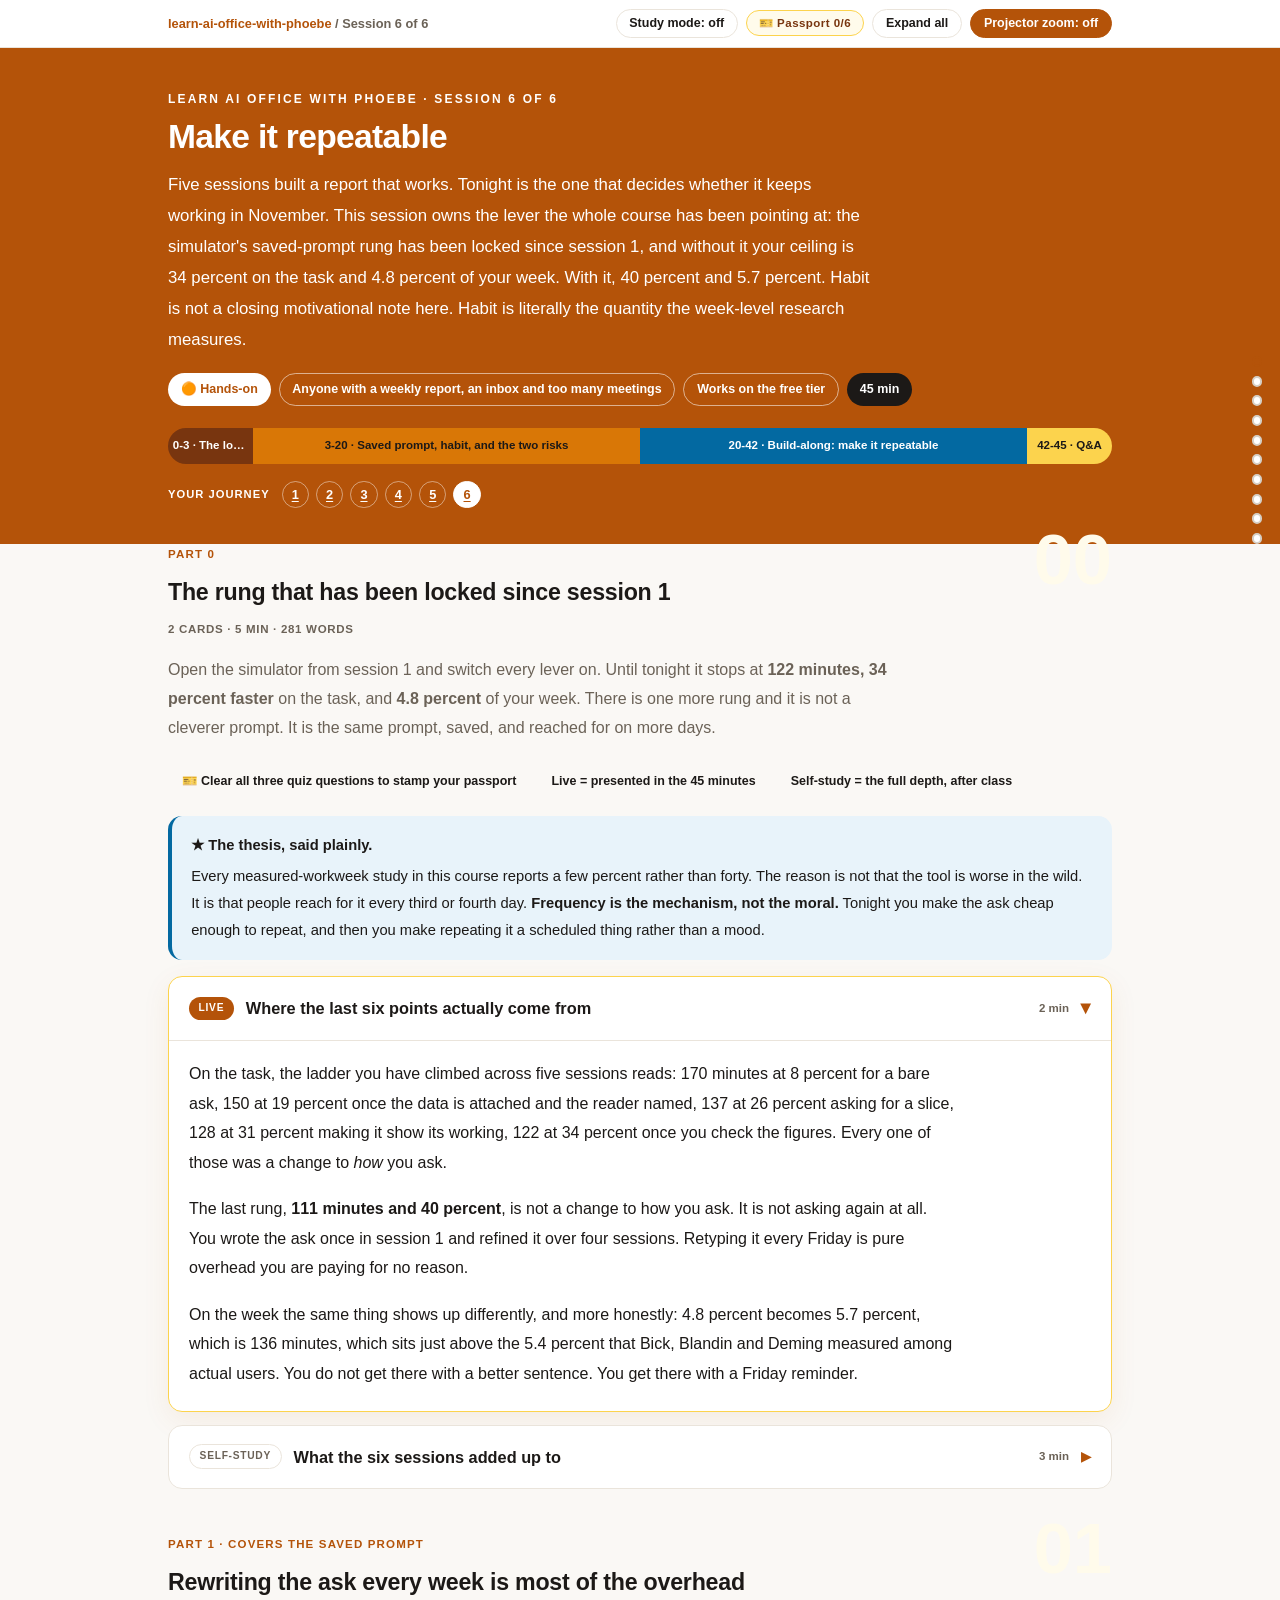
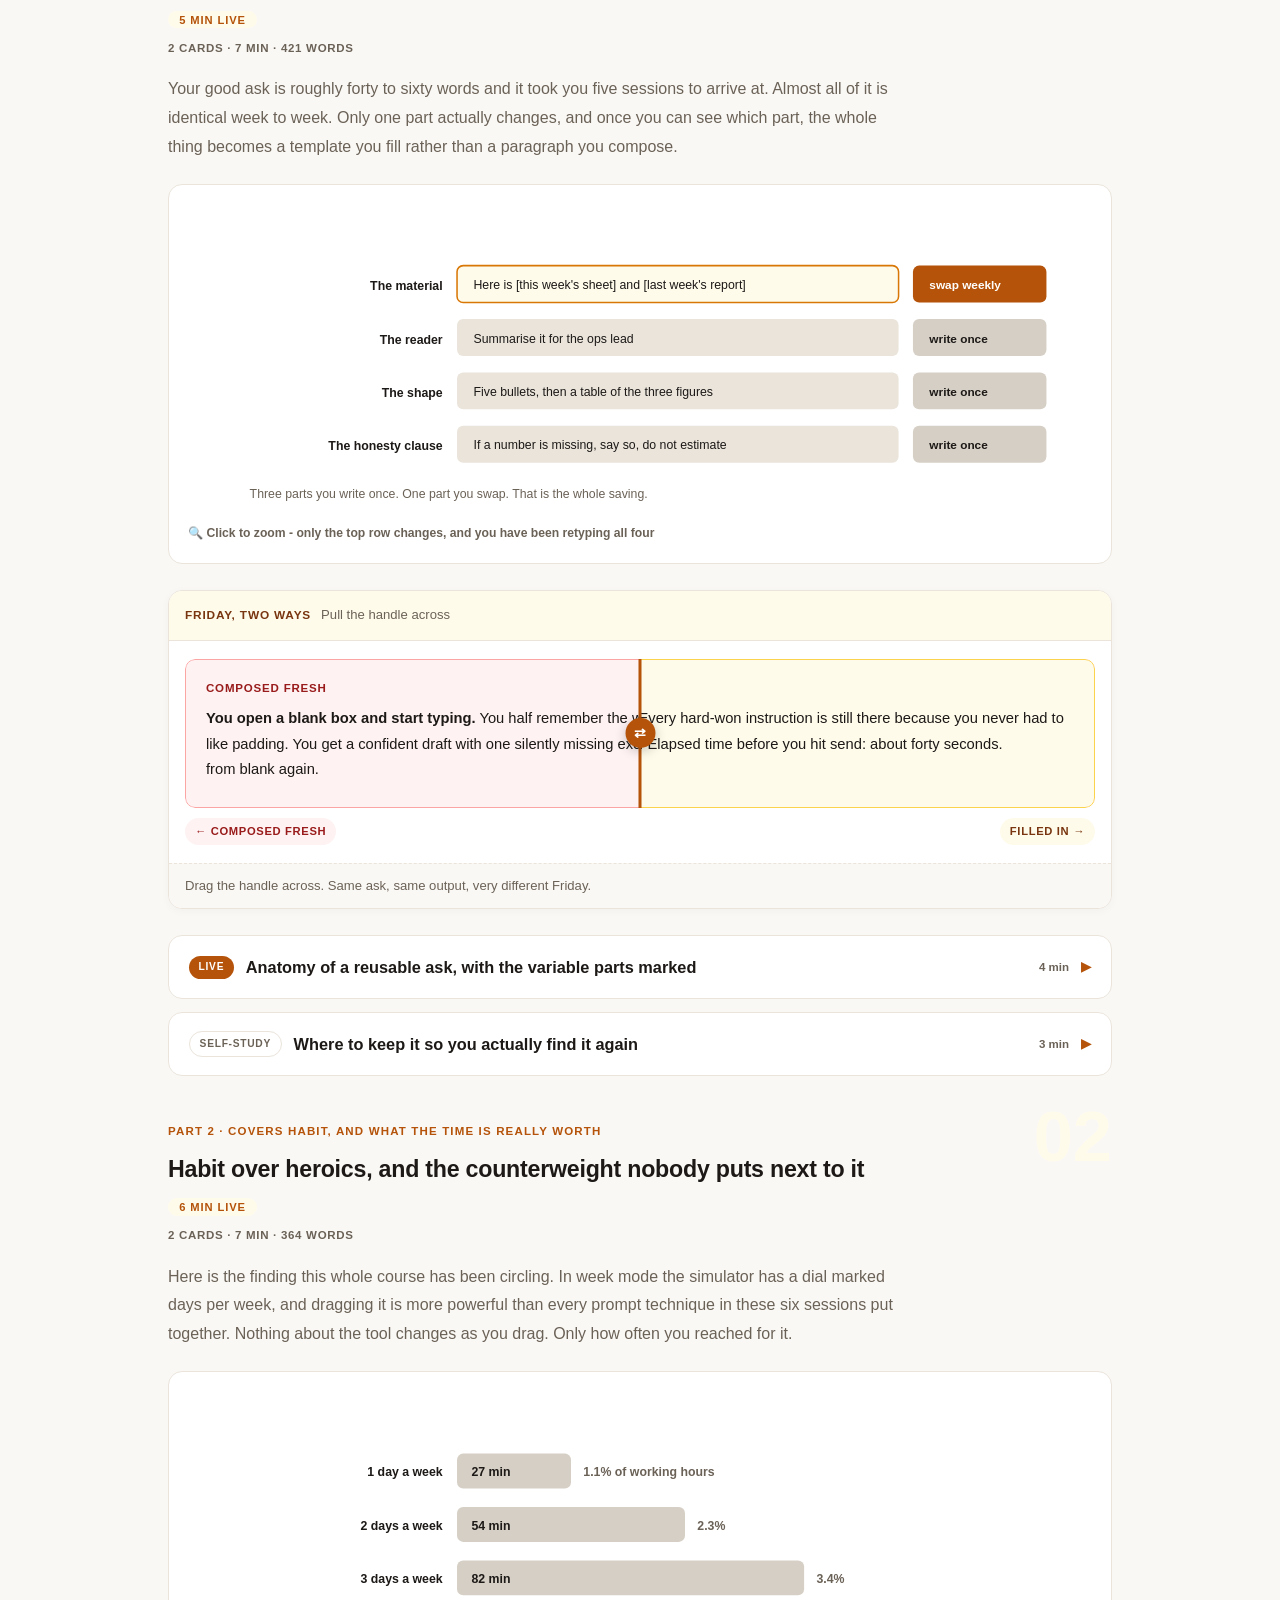
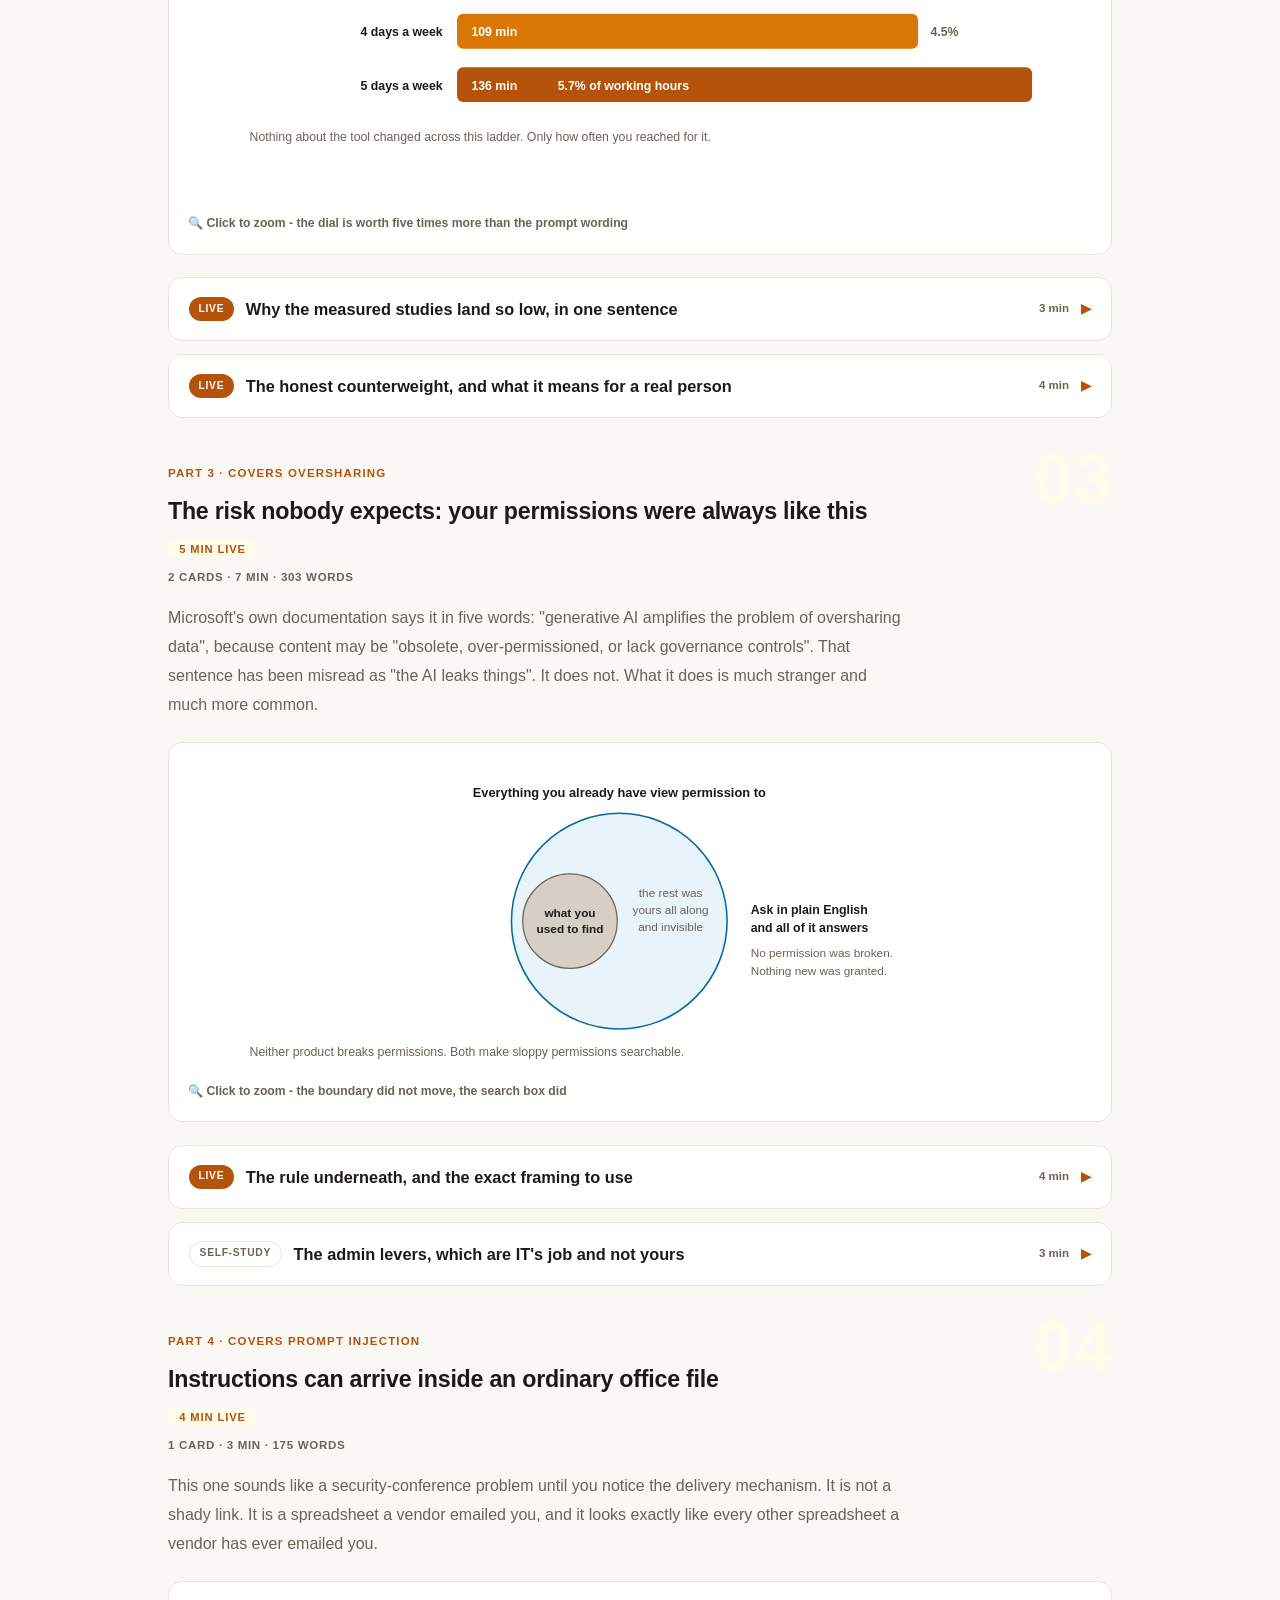
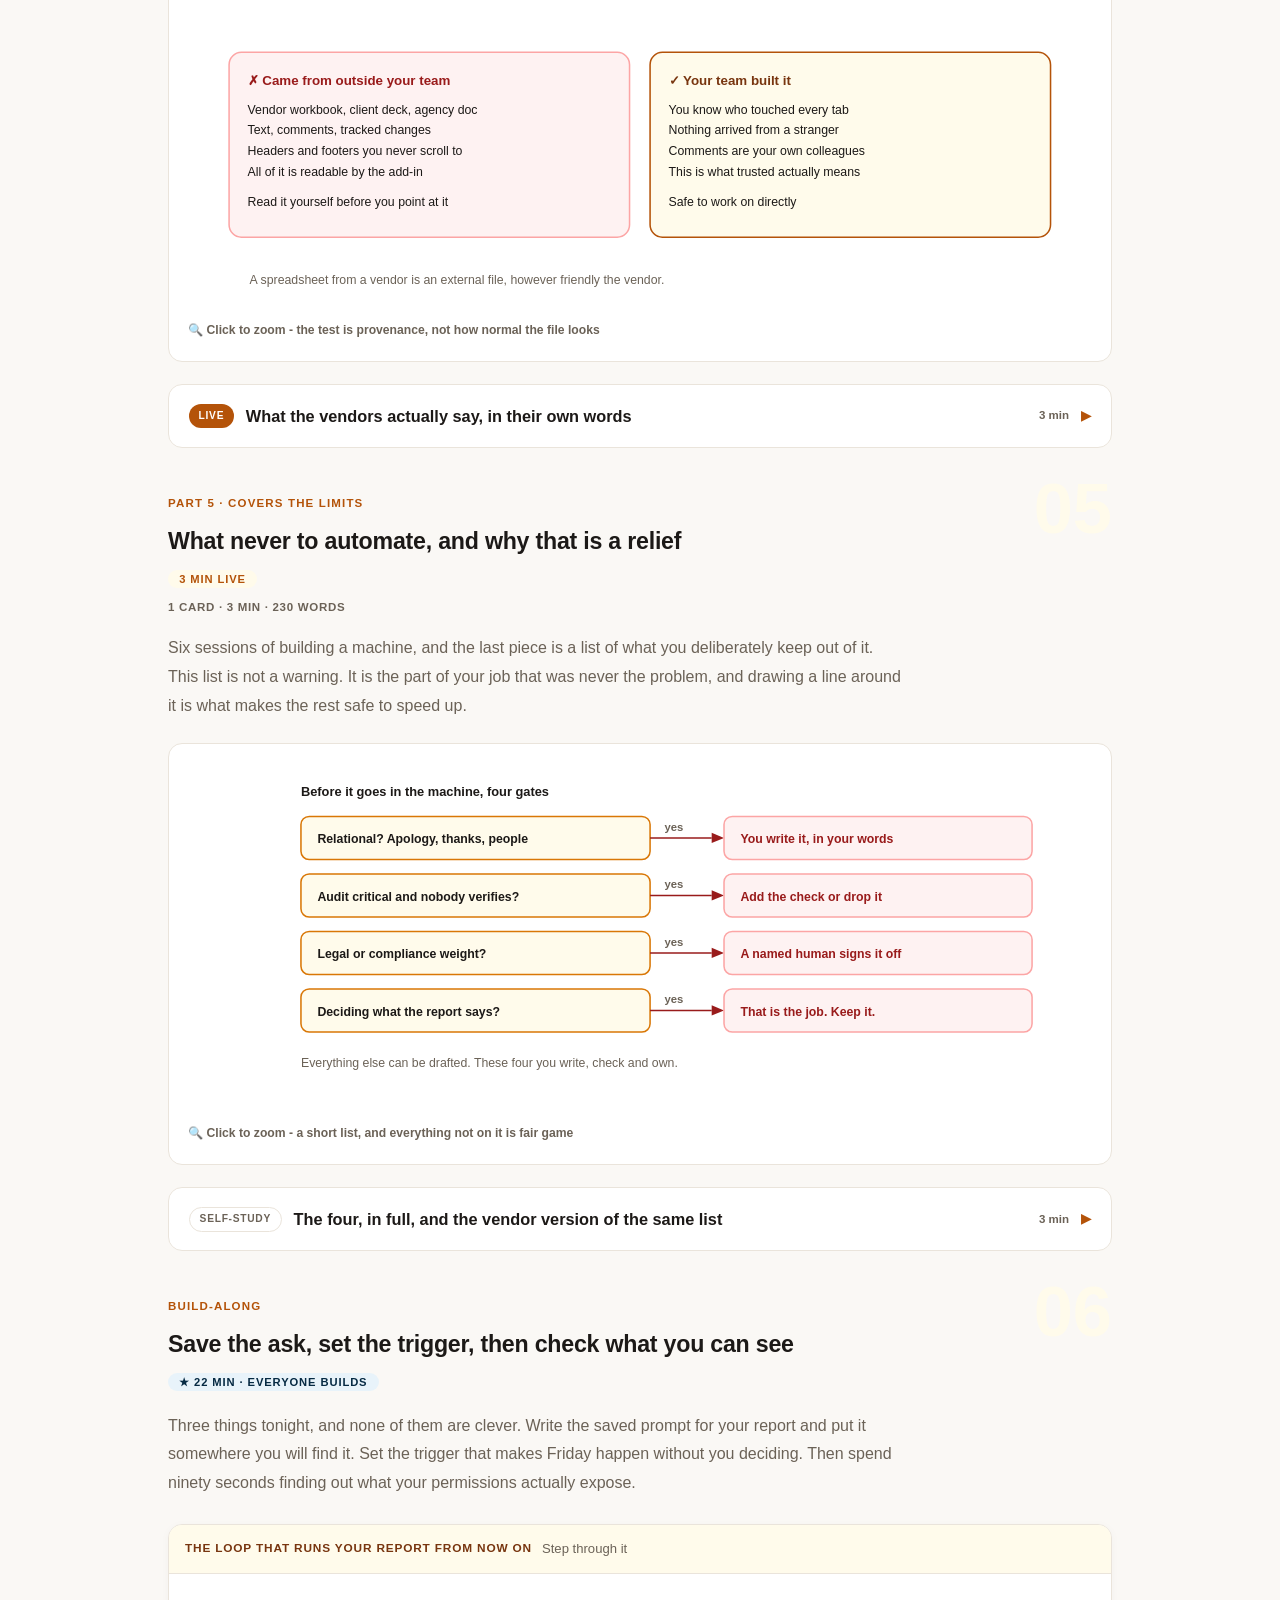
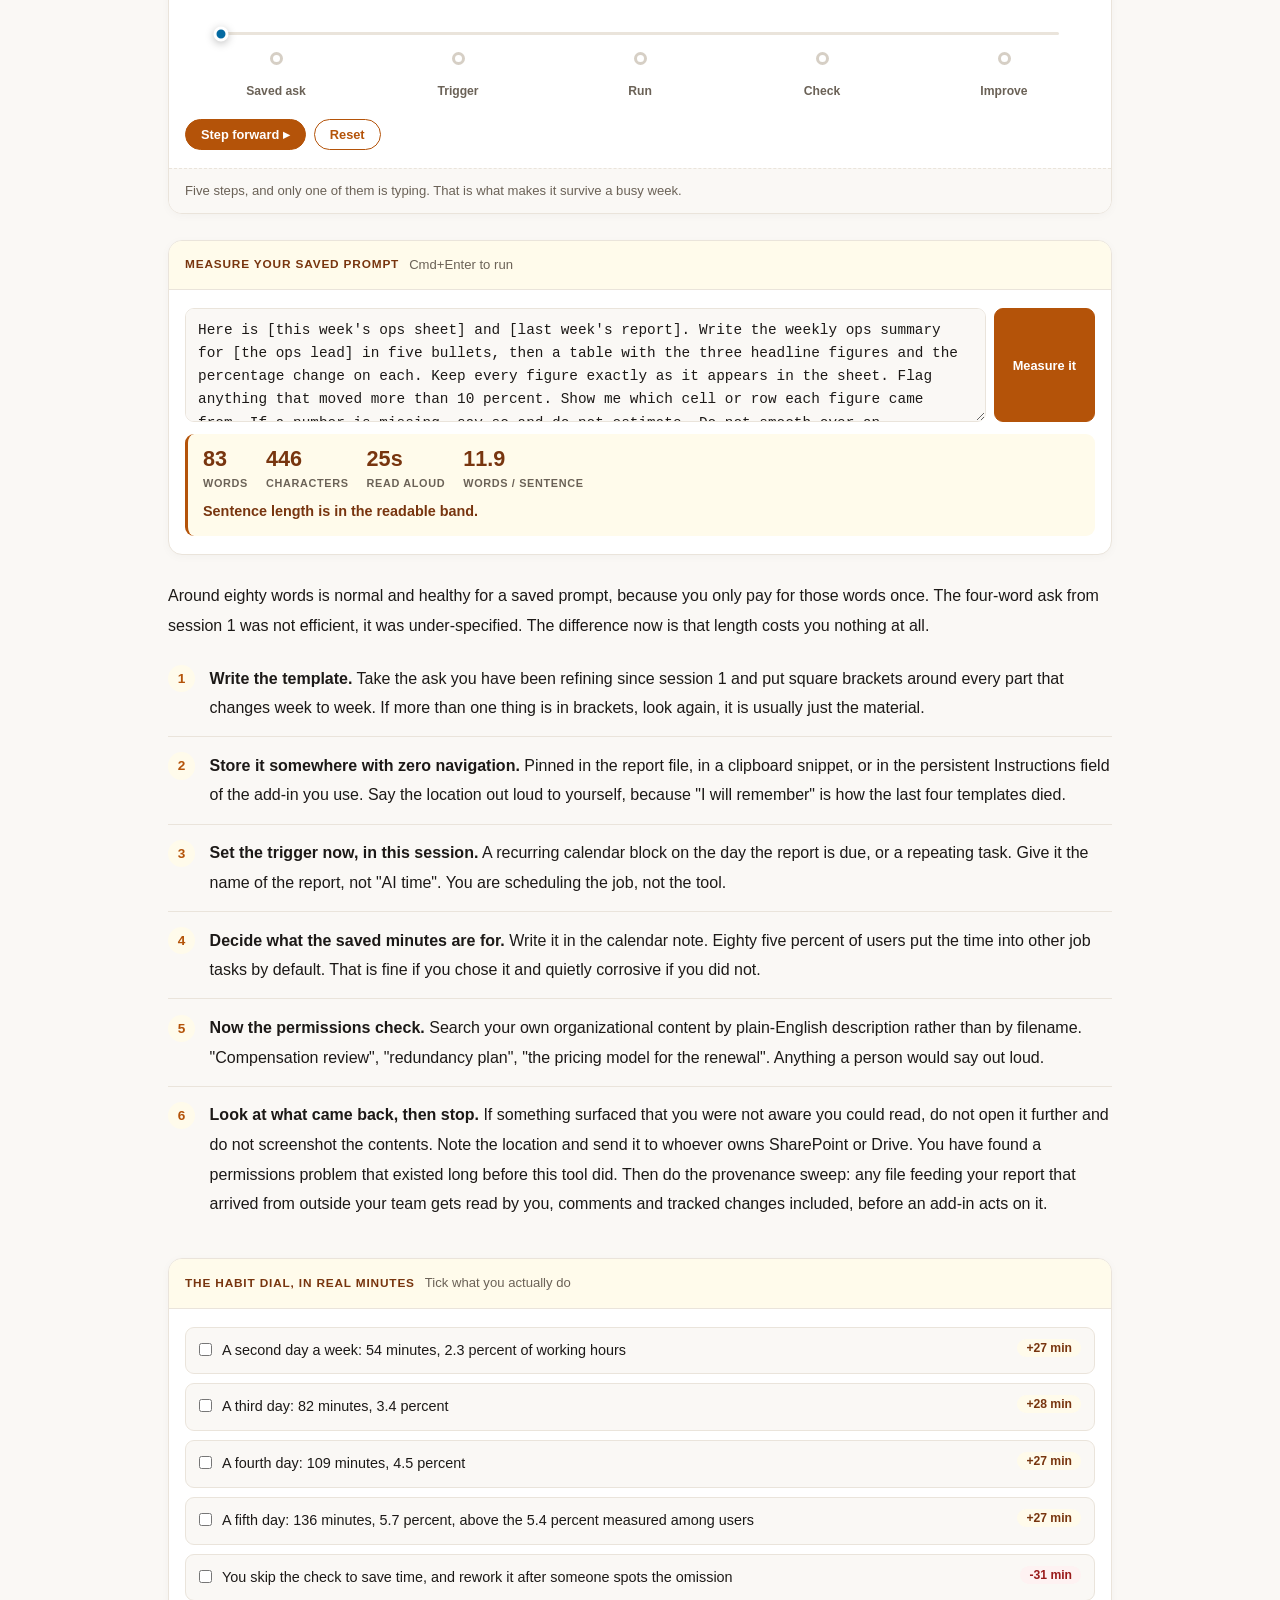
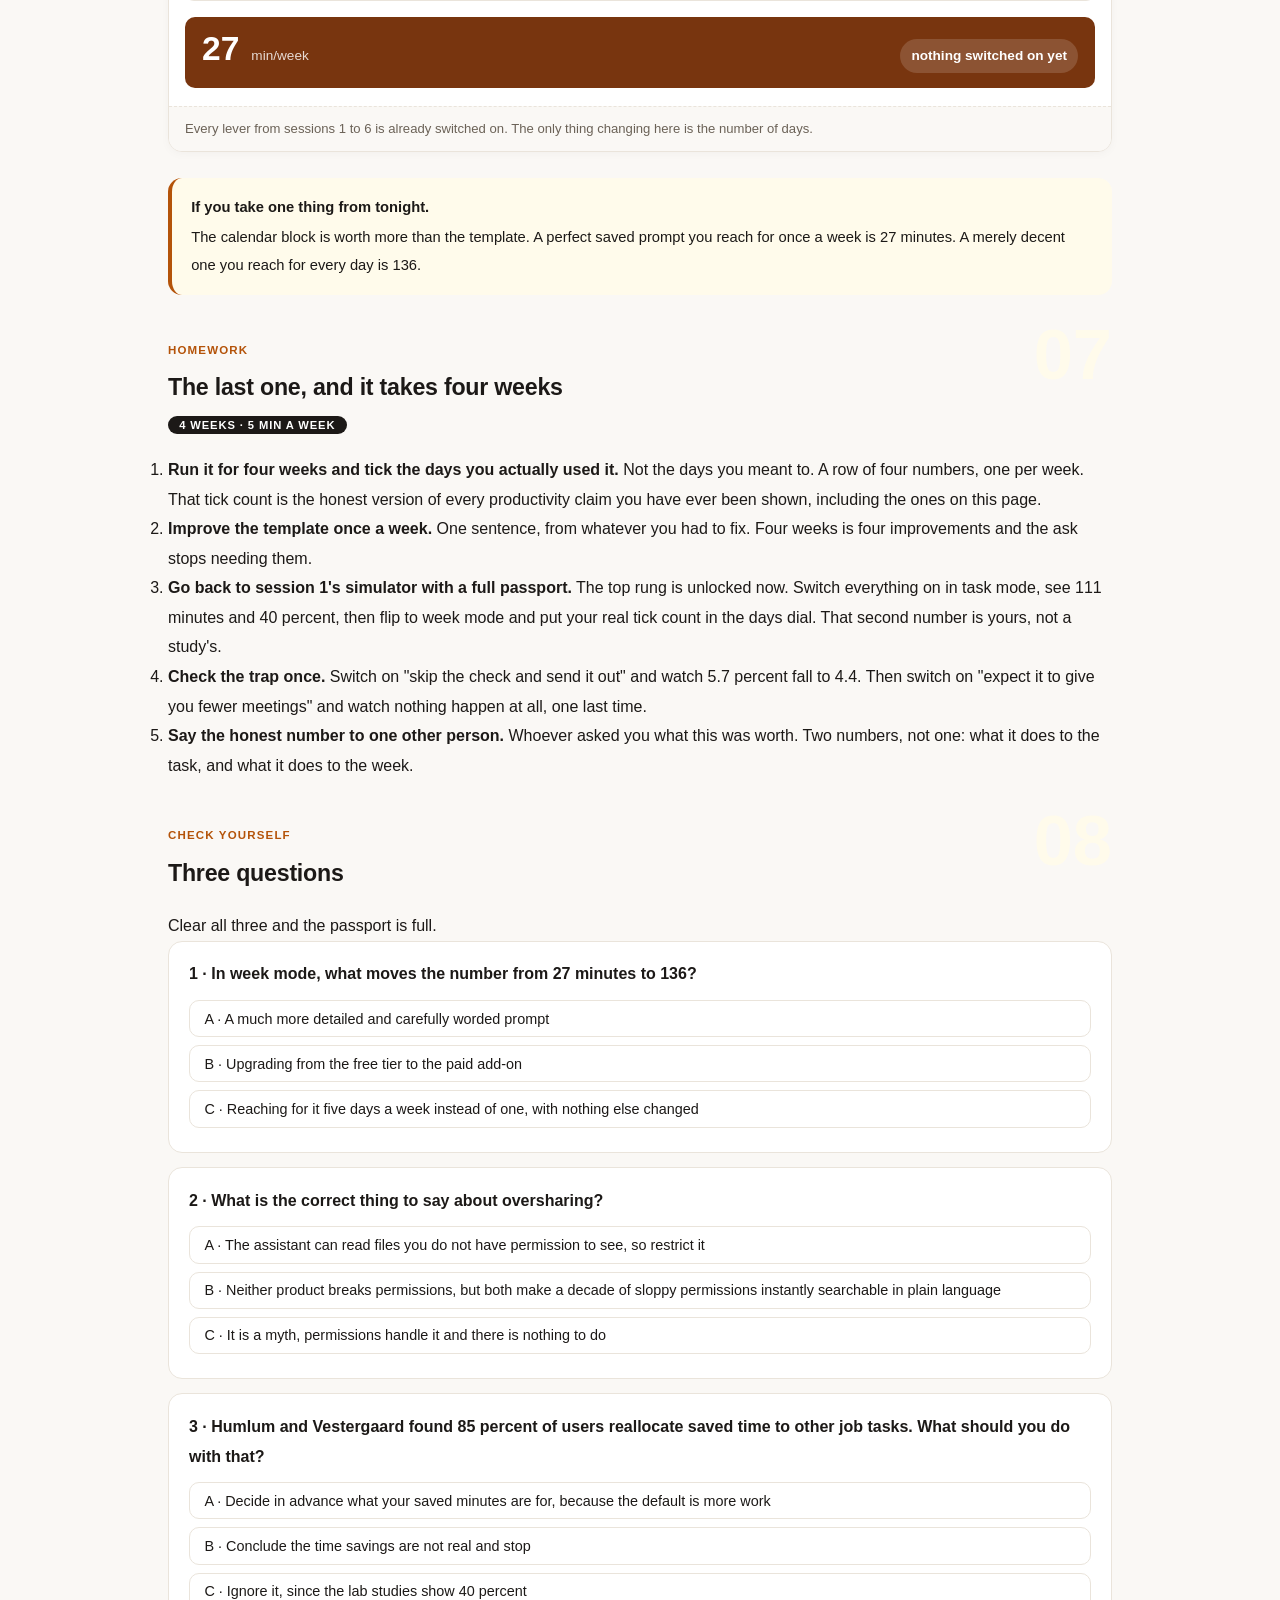
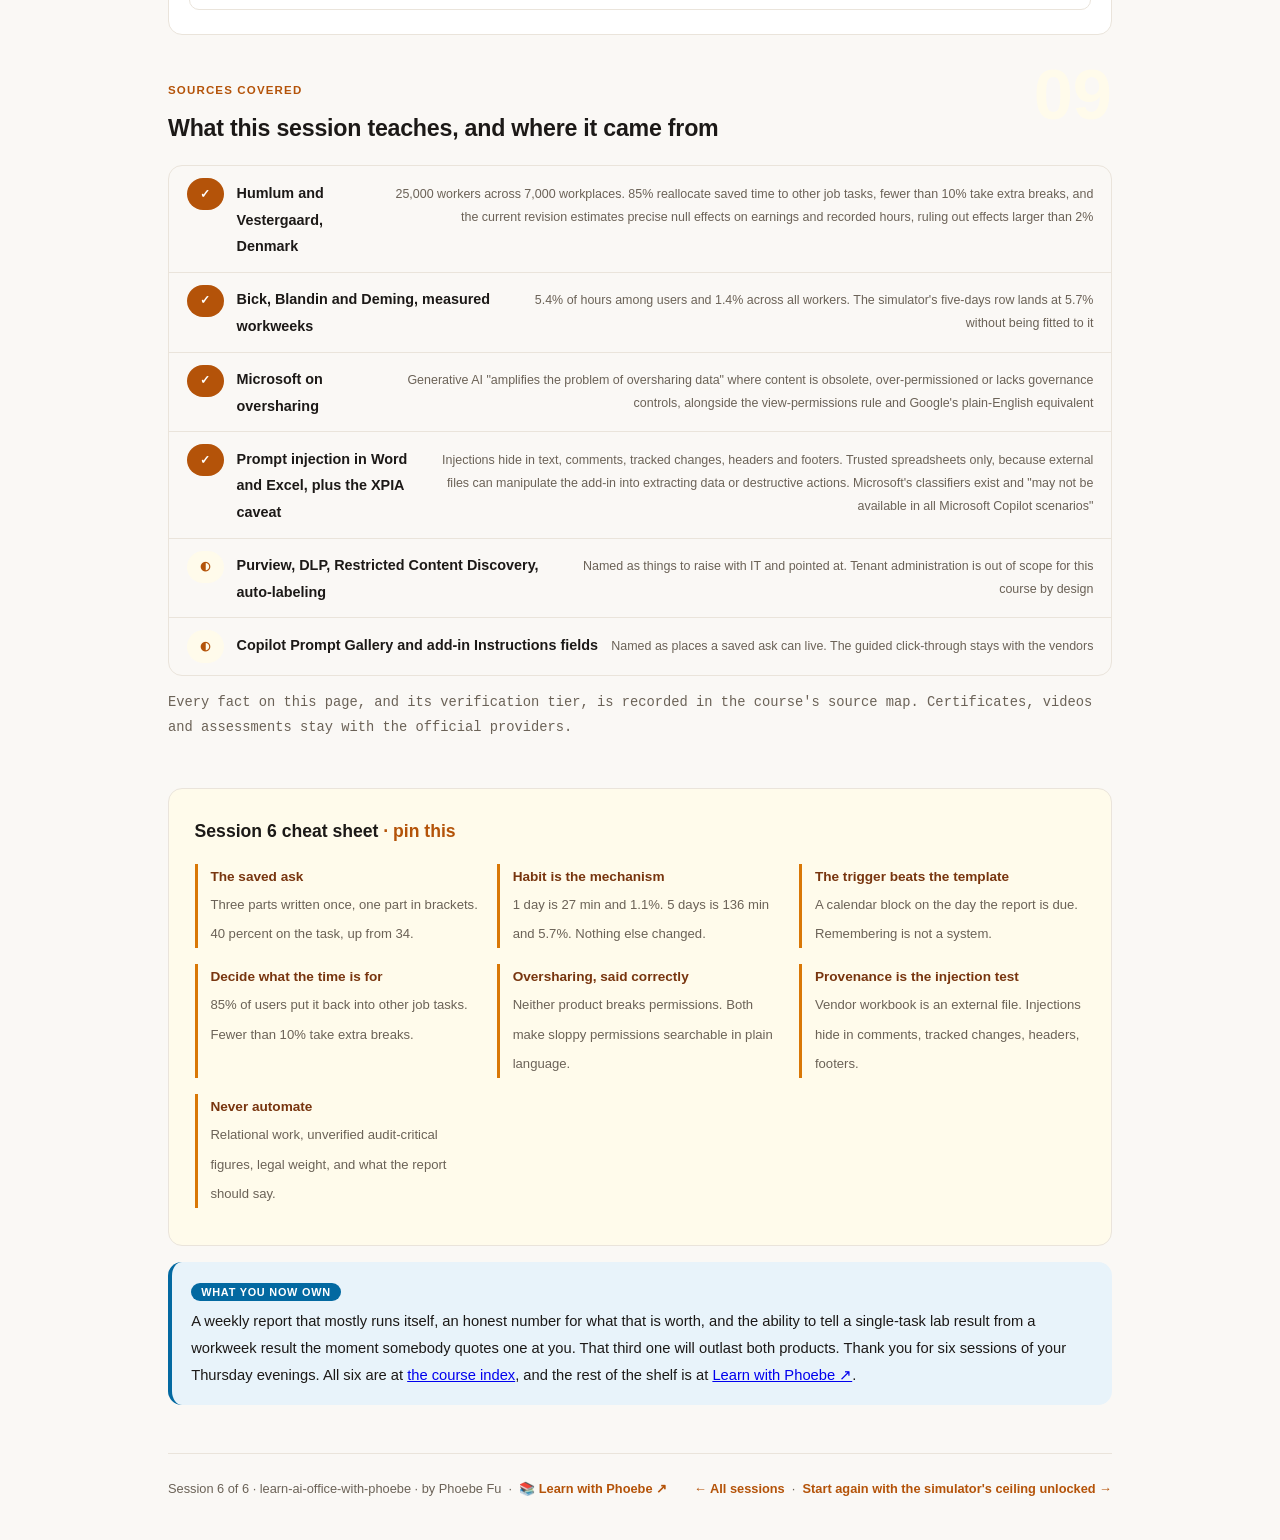
<file: courses/06-make-it-repeatable.html>
<!DOCTYPE html>
<html lang="en">
<head>
<meta charset="UTF-8">
<meta name="viewport" content="width=device-width, initial-scale=1.0">
<!-- social:start -->
<meta name="description" content="Session 6 of 6. The saved prompt and the habit are the lever this whole course was pointing at: 34 percent becomes 40, and 4.8 percent of your week becomes 5.7. Plus the two risks nobody warns you about, and the list of things you should never automate.">
<meta property="og:type" content="article">
<meta property="og:site_name" content="Learn with Phoebe">
<meta property="og:title" content="Make it repeatable - learn ai office with phoebe">
<meta property="og:description" content="Session 6 of 6. Habit is not a productivity tip, it is the mechanism. Plus oversharing, prompt injection, and what never to automate.">
<meta property="og:url" content="https://phoebefu6.github.io/learn-ai-office-with-phoebe/courses/06-make-it-repeatable.html">
<meta property="og:image" content="https://phoebefu6.github.io/learn-ai-office-with-phoebe/assets/og-cover.png">
<meta property="og:image:width" content="1200">
<meta property="og:image:height" content="630">
<meta name="twitter:card" content="summary_large_image">
<meta name="twitter:title" content="Make it repeatable - learn ai office with phoebe">
<meta name="twitter:description" content="Session 6 of 6. Habit is not a productivity tip, it is the mechanism.">
<meta name="twitter:image" content="https://phoebefu6.github.io/learn-ai-office-with-phoebe/assets/og-cover.png">
<!-- social:end -->
<title>Session 6 · Make it repeatable - learn ai office with phoebe</title>
<link rel="stylesheet" href="../assets/style.css?v=25">
</head>
<body>

<div class="toolbar">
  <div class="wrap">
    <span class="crumb"><a href="../index.html">learn-ai-office-with-phoebe</a> / Session 6 of 6</span>
    <button class="btn" id="toggle-all" type="button">Expand all</button>
    <button class="btn primary" id="zoom-toggle" type="button">Projector zoom: off</button>
  </div>
</div>

<header class="masthead">
  <div class="wrap">
    <div class="eyebrow">Learn AI Office with Phoebe · Session 6 of 6</div>
    <h1>Make it <span class="accent">repeatable</span></h1>
    <p class="sub">Five sessions built a report that works. Tonight is the one that decides whether it keeps working in November. This session owns the lever the whole course has been pointing at: the simulator's saved-prompt rung has been locked since session 1, and without it your ceiling is 34 percent on the task and 4.8 percent of your week. With it, 40 percent and 5.7 percent. Habit is not a closing motivational note here. Habit is literally the quantity the week-level research measures.</p>
    <div class="chip-row">
      <span class="chip level">🟠 Hands-on</span>
      <span class="chip audience">Anyone with a weekly report, an inbox and too many meetings</span>
      <span class="chip audience">Works on the free tier</span>
      <span class="chip time">45 min</span>
    </div>
    <div class="agenda">
      <span class="a1" style="flex:1">0-3 · The locked rung</span>
      <span class="a2" style="flex:5">3-20 · Saved prompt, habit, and the two risks</span>
      <span class="a3" style="flex:5">20-42 · Build-along: make it repeatable</span>
      <span class="a4" style="flex:1">42-45 · Q&amp;A</span>
    </div>
  </div>
</header>

<main class="wrap">

  <!-- ============ INTRO ============ -->
  <section class="section" id="intro">
    <div class="section-kicker">
      <span class="klabel">Part 0</span>
      <h2>The rung that has been locked since session 1</h2>
    </div>
    <p class="lede">Open the simulator from session 1 and switch every lever on. Until tonight it stops at <strong>122 minutes, 34 percent faster</strong> on the task, and <strong>4.8 percent</strong> of your week. There is one more rung and it is not a cleverer prompt. It is the same prompt, saved, and reached for on more days.</p>

    <div class="legend">
      <span class="pill">🎫 Clear all three quiz questions to stamp your passport</span>
      <span class="pill">Live = presented in the 45 minutes</span>
      <span class="pill">Self-study = the full depth, after class</span>
    </div>

    <div class="callout win">
      <p><strong>★ The thesis, said plainly.</strong> Every measured-workweek study in this course reports a few percent rather than forty. The reason is not that the tool is worse in the wild. It is that people reach for it every third or fourth day. <strong>Frequency is the mechanism, not the moral.</strong> Tonight you make the ask cheap enough to repeat, and then you make repeating it a scheduled thing rather than a mood.</p>
    </div>

    <details class="card" open>
      <summary><span class="mode live">Live</span>Where the last six points actually come from<span class="mini">2 min</span><span class="caret">▶</span></summary>
      <div class="body">
        <p>On the task, the ladder you have climbed across five sessions reads: 170 minutes at 8 percent for a bare ask, 150 at 19 percent once the data is attached and the reader named, 137 at 26 percent asking for a slice, 128 at 31 percent making it show its working, 122 at 34 percent once you check the figures. Every one of those was a change to <em>how</em> you ask.</p>
        <p>The last rung, <strong>111 minutes and 40 percent</strong>, is not a change to how you ask. It is not asking again at all. You wrote the ask once in session 1 and refined it over four sessions. Retyping it every Friday is pure overhead you are paying for no reason.</p>
        <p>On the week the same thing shows up differently, and more honestly: 4.8 percent becomes 5.7 percent, which is 136 minutes, which sits just above the 5.4 percent that Bick, Blandin and Deming measured among actual users. You do not get there with a better sentence. You get there with a Friday reminder.</p>
      </div>
    </details>

    <details class="card">
      <summary><span class="mode self">Self-study</span>What the six sessions added up to<span class="mini">3 min</span><span class="caret">▶</span></summary>
      <div class="body">
        <table class="clean">
          <tr><th>Session</th><th>What your report gained</th><th>On the task</th></tr>
          <tr><td>1</td><td>The four-part ask: material, reader, shape, honesty clause</td><td>150 min · 19%</td></tr>
          <tr><td>2</td><td>Section by section, so the middle stops going missing</td><td>137 min · 26%</td></tr>
          <tr><td>3</td><td>Numbers with working you can open and defend</td><td>128 min · 31%</td></tr>
          <tr><td>4</td><td>Inbox and meeting notes feeding it without costing trust</td><td>128 min · 31%</td></tr>
          <tr><td>5</td><td>Assembled end to end, every figure checked before it goes</td><td>122 min · 34%</td></tr>
          <tr><td>6 · tonight</td><td>Saved, triggered, and honest about the limits</td><td><strong>111 min · 40%</strong></td></tr>
        </table>
        <p>Sessions 1 to 5 raised the quality of one run. Session 6 raises the number of runs, and the number of runs is what the workweek studies are actually counting.</p>
      </div>
    </details>
  </section>

  <!-- ============ PART 1 ============ -->
  <section class="section" id="part-1">
    <div class="section-kicker">
      <span class="klabel">Part 1 · covers the saved prompt</span>
      <h2>Rewriting the ask every week is most of the overhead</h2>
      <span class="tag concept">5 min live</span>
    </div>
    <p class="lede">Your good ask is roughly forty to sixty words and it took you five sessions to arrive at. Almost all of it is identical week to week. Only one part actually changes, and once you can see which part, the whole thing becomes a template you fill rather than a paragraph you compose.</p>

    <figure class="zoomable">
      <svg viewBox="0 0 880 300" xmlns="http://www.w3.org/2000/svg" role="img" aria-label="The four parts of a reusable ask, showing that three parts are fixed forever and only the material changes each week">
        <style>
          .o6aL { font: 600 12px Inter, sans-serif; fill: #1C1917; } .o6aB { font: 400 12px Inter, sans-serif; fill: #1C1917; }
          .o6aP { font: 700 11.5px Inter, sans-serif; fill: #fff; } .o6aQ { font: 700 11.5px Inter, sans-serif; fill: #1C1917; }
          .o6aN { font: 400 12px Inter, sans-serif; fill: #6B6257; }
        </style>
        <text class="o6aL" x="248" y="84" text-anchor="end">The material</text>
        <rect x="262" y="60" width="430" height="36" rx="6" fill="#FFFBEB" stroke="#D97706" stroke-width="1.5"/>
        <text class="o6aB" x="278" y="83">Here is [this week's sheet] and [last week's report]</text>
        <rect x="706" y="60" width="130" height="36" rx="6" fill="#B45309"/>
        <text class="o6aP" x="722" y="83">swap weekly</text>
        <text class="o6aL" x="248" y="136" text-anchor="end">The reader</text>
        <rect x="262" y="112" width="430" height="36" rx="6" fill="#EAE4DB"/>
        <text class="o6aB" x="278" y="135">Summarise it for the ops lead</text>
        <rect x="706" y="112" width="130" height="36" rx="6" fill="#D6CFC5"/>
        <text class="o6aQ" x="722" y="135">write once</text>
        <text class="o6aL" x="248" y="188" text-anchor="end">The shape</text>
        <rect x="262" y="164" width="430" height="36" rx="6" fill="#EAE4DB"/>
        <text class="o6aB" x="278" y="187">Five bullets, then a table of the three figures</text>
        <rect x="706" y="164" width="130" height="36" rx="6" fill="#D6CFC5"/>
        <text class="o6aQ" x="722" y="187">write once</text>
        <text class="o6aL" x="248" y="240" text-anchor="end">The honesty clause</text>
        <rect x="262" y="216" width="430" height="36" rx="6" fill="#EAE4DB"/>
        <text class="o6aB" x="278" y="239">If a number is missing, say so, do not estimate</text>
        <rect x="706" y="216" width="130" height="36" rx="6" fill="#D6CFC5"/>
        <text class="o6aQ" x="722" y="239">write once</text>
        <text class="o6aN" x="60" y="286">Three parts you write once. One part you swap. That is the whole saving.</text>
      </svg>
      <figcaption>🔍 Click to zoom - only the top row changes, and you have been retyping all four</figcaption>
    </figure>

    <div class="wipe" data-title="Friday, two ways" data-label-a="Composed fresh" data-label-b="Filled in" data-foot="Drag the handle across. Same ask, same output, very different Friday.">
      <div class="wipe-a">
        <p><strong>You open a blank box and start typing.</strong> You half remember the wording that worked. You forget the honesty clause because it felt like padding. You get a confident draft with one silently missing exception, and you spend the afternoon finding it. Next week you start from blank again.</p>
      </div>
      <div class="wipe-b">
        <p><strong>You paste a saved template and replace two square brackets.</strong> Every hard-won instruction is still there because you never had to remember it. The output is the one you already know how to check. Elapsed time before you hit send: about forty seconds.</p>
      </div>
    </div>

    <details class="card">
      <summary><span class="mode live">Live</span>Anatomy of a reusable ask, with the variable parts marked<span class="mini">4 min</span><span class="caret">▶</span></summary>
      <div class="body">
        <p>Take the four-part ask from session 1 and put square brackets around anything that changes. The brackets are not magic syntax, they are a visual cue to you: these are the only bits you touch.</p>
        <div class="prompt-box good">
          <span class="label">Saved weekly report ask</span>
          <p>Here is [this week's ops sheet] and [last week's report]. Write the weekly ops summary for [the ops lead] in five bullets, then a table with the three headline figures and the percentage change on each. Keep every figure exactly as it appears in the sheet. Flag anything that moved more than 10 percent. Show me which cell or row each figure came from. If a number is missing, say so and do not estimate. Do not smooth over an exception, name it.</p>
        </div>
        <p>Three things make this survive week to week. <strong>Nothing dated is baked in</strong> - no "for August", no "since the reorg", those go in the brackets or they rot. <strong>The honesty clause lives inside the template</strong>, so you cannot skip it on a busy Friday, which is exactly the Friday you would have skipped it. And <strong>it names the checkable thing</strong>: "show me which cell each figure came from" is what makes your session 5 check take two minutes instead of twenty.</p>
        <div class="callout tip">
          <p>Version it like a document, not like a note. When you change the wording, keep the old one for a week. If the output gets worse you want to be able to go back, and you will not remember what you changed.</p>
        </div>
      </div>
    </details>

    <details class="card">
      <summary><span class="mode self">Self-study</span>Where to keep it so you actually find it again<span class="mini">3 min</span><span class="caret">▶</span></summary>
      <div class="body">
        <p>A saved prompt in a place you have to go looking for is not saved, it is lost with extra steps. Ranked by how likely you are to still be using it in a month:</p>
        <ul>
          <li><strong>Pinned in the place you do the work.</strong> A note at the top of the report file itself, or the first row of a hidden tab in the workbook. Zero navigation.</li>
          <li><strong>A text expander or clipboard snippet.</strong> Type a short trigger, the whole ask appears. This is the lowest-friction option that exists.</li>
          <li><strong>Microsoft's Copilot Prompt Gallery.</strong> It exists, it is a starting point rather than a personal store, and it is worth a browse before you write yours from scratch.</li>
          <li><strong>Claude's Office add-ins have a persistent Instructions field per app.</strong> Anything you put there applies every time you use that add-in, which makes it the natural home for the fixed three parts.</li>
        </ul>
        <p>Whichever you pick, the test is the same: can you get from "it is Friday" to "the ask is in the box" without opening a search bar?</p>
      </div>
    </details>
  </section>

  <!-- ============ PART 2 ============ -->
  <section class="section" id="part-2">
    <div class="section-kicker">
      <span class="klabel">Part 2 · covers habit, and what the time is really worth</span>
      <h2>Habit over heroics, and the counterweight nobody puts next to it</h2>
      <span class="tag concept">6 min live</span>
    </div>
    <p class="lede">Here is the finding this whole course has been circling. In week mode the simulator has a dial marked days per week, and dragging it is more powerful than every prompt technique in these six sessions put together. Nothing about the tool changes as you drag. Only how often you reached for it.</p>

    <figure class="zoomable">
      <svg viewBox="0 0 880 400" xmlns="http://www.w3.org/2000/svg" role="img" aria-label="Minutes saved per week rising from 27 at one day a week to 136 at five days a week, with the same levers switched on throughout">
        <style>
          .o6dL { font: 600 12px Inter, sans-serif; fill: #1C1917; } .o6dV { font: 800 12px Inter, sans-serif; }
          .o6dP { font: 700 12px Inter, sans-serif; fill: #6B6257; } .o6dN { font: 400 12px Inter, sans-serif; fill: #6B6257; }
        </style>
        <text class="o6dL" x="248" y="82" text-anchor="end">1 day a week</text>
        <rect x="262" y="60" width="111" height="34" rx="6" fill="#D6CFC5"/>
        <text class="o6dV" x="276" y="82" fill="#1C1917">27 min</text>
        <text class="o6dP" x="385" y="82">1.1% of working hours</text>
        <text class="o6dL" x="248" y="134" text-anchor="end">2 days a week</text>
        <rect x="262" y="112" width="222" height="34" rx="6" fill="#D6CFC5"/>
        <text class="o6dV" x="276" y="134" fill="#1C1917">54 min</text>
        <text class="o6dP" x="496" y="134">2.3%</text>
        <text class="o6dL" x="248" y="186" text-anchor="end">3 days a week</text>
        <rect x="262" y="164" width="338" height="34" rx="6" fill="#D6CFC5"/>
        <text class="o6dV" x="276" y="186" fill="#1C1917">82 min</text>
        <text class="o6dP" x="612" y="186">3.4%</text>
        <text class="o6dL" x="248" y="238" text-anchor="end">4 days a week</text>
        <rect x="262" y="216" width="449" height="34" rx="6" fill="#D97706"/>
        <text class="o6dV" x="276" y="238" fill="#fff">109 min</text>
        <text class="o6dP" x="723" y="238">4.5%</text>
        <text class="o6dL" x="248" y="290" text-anchor="end">5 days a week</text>
        <rect x="262" y="268" width="560" height="34" rx="6" fill="#B45309"/>
        <text class="o6dV" x="276" y="290" fill="#fff">136 min</text>
        <text class="o6dV" x="360" y="290" fill="#fff">5.7% of working hours</text>
        <text class="o6dN" x="60" y="340">Nothing about the tool changed across this ladder. Only how often you reached for it.</text>
      </svg>
      <figcaption>🔍 Click to zoom - the dial is worth five times more than the prompt wording</figcaption>
    </figure>

    <details class="card">
      <summary><span class="mode live">Live</span>Why the measured studies land so low, in one sentence<span class="mini">3 min</span><span class="caret">▶</span></summary>
      <div class="body">
        <p>Bick, Blandin and Deming measured time savings equivalent to <strong>5.4 percent of hours among users</strong> and <strong>1.4 percent across all workers</strong>, which they put at 2.2 hours a week for users. Put that against the simulator ladder above and the picture resolves instantly: 5.4 percent is roughly the five-days-a-week row. Most people are living somewhere around rows one and two.</p>
        <p>Microsoft's own randomized trial across 56 firms and over 6,000 workers reported that "nearly 40% of workers who were given access used it regularly". The other sixty percent are not badly prompting. They are not prompting.</p>
        <div class="callout example">
          <span class="ex-pill">Real world</span>
          <p>The distance between the headline number and your lived experience is almost never a skill gap. It is a calendar gap. A person on the two-days row who moves to four days gains 55 minutes a week without learning a single new technique.</p>
        </div>
      </div>
    </details>

    <details class="card">
      <summary><span class="mode live">Live</span>The honest counterweight, and what it means for a real person<span class="mini">4 min</span><span class="caret">▶</span></summary>
      <div class="body">
        <p>Humlum and Vestergaard followed 25,000 workers across 7,000 workplaces in Denmark. Their current revision estimates <strong>"precise null effects on earnings and recorded hours ... ruling out effects larger than 2%"</strong> two years after the launch of ChatGPT. And the mechanism, from the same work: <strong>85 percent of users report reallocating time savings from AI chatbots to other job tasks</strong>, while fewer than 10 percent take extra breaks.</p>
        <p>Read that carefully, because it is not a reason to stop. It is a reason to be specific about what you are buying. <strong>The minutes are real</strong> - nobody in that data disputes the time was saved. <strong>The minutes do not stay yours</strong> - absent a decision, the work expands to fill them and your recorded hours look identical. So <strong>decide in advance what the 136 minutes are for</strong>: leaving on time on Fridays, the analysis you never get to, or actually thinking about what the report should say. If you do not name it, the answer defaults to more of what you were already doing.</p>
        <div class="callout tip">
          <p>Say the honest version to your manager too: "this makes Friday shorter, it does not make me 40 percent more productive". You will be the only person in the room who has read the workweek numbers, and it is a much more defensible claim than the one on the slide.</p>
        </div>
      </div>
    </details>
  </section>

  <!-- ============ PART 3 ============ -->
  <section class="section" id="part-3">
    <div class="section-kicker">
      <span class="klabel">Part 3 · covers oversharing</span>
      <h2>The risk nobody expects: your permissions were always like this</h2>
      <span class="tag concept">5 min live</span>
    </div>
    <p class="lede">Microsoft's own documentation says it in five words: "generative AI amplifies the problem of oversharing data", because content may be "obsolete, over-permissioned, or lack governance controls". That sentence has been misread as "the AI leaks things". It does not. What it does is much stranger and much more common.</p>

    <figure class="zoomable">
      <svg viewBox="0 0 880 300" xmlns="http://www.w3.org/2000/svg" role="img" aria-label="A large circle of everything you have view permission to, with a small inner circle showing the fraction you could realistically find before plain language search">
        <style>
          .o6pT { font: 700 12.5px Inter, sans-serif; fill: #1C1917; } .o6pS { font: 700 12px Inter, sans-serif; fill: #1C1917; }
          .o6pX { font: 400 11.5px Inter, sans-serif; fill: #6B6257; } .o6pI { font: 800 11.5px Inter, sans-serif; fill: #1C1917; }
          .o6pN { font: 400 12px Inter, sans-serif; fill: #6B6257; }
        </style>
        <text class="o6pT" x="420" y="34" text-anchor="middle">Everything you already have view permission to</text>
        <circle cx="420" cy="155" r="105" fill="#E8F3FA" stroke="#0369A1" stroke-width="1.5"/>
        <circle cx="372" cy="155" r="46" fill="#D6CFC5" stroke="#6B6257" stroke-width="1.2"/>
        <text class="o6pI" x="372" y="151" text-anchor="middle">what you</text>
        <text class="o6pI" x="372" y="167" text-anchor="middle">used to find</text>
        <text class="o6pX" x="470" y="131" text-anchor="middle">the rest was</text>
        <text class="o6pX" x="470" y="148" text-anchor="middle">yours all along</text>
        <text class="o6pX" x="470" y="165" text-anchor="middle">and invisible</text>
        <text class="o6pS" x="548" y="148">Ask in plain English</text>
        <text class="o6pS" x="548" y="166">and all of it answers</text>
        <text class="o6pX" x="548" y="190">No permission was broken.</text>
        <text class="o6pX" x="548" y="207">Nothing new was granted.</text>
        <text class="o6pN" x="60" y="286">Neither product breaks permissions. Both make sloppy permissions searchable.</text>
      </svg>
      <figcaption>🔍 Click to zoom - the boundary did not move, the search box did</figcaption>
    </figure>

    <details class="card">
      <summary><span class="mode live">Live</span>The rule underneath, and the exact framing to use<span class="mini">4 min</span><span class="caret">▶</span></summary>
      <div class="body">
        <p>Both vendors state the permission rule clearly. Copilot <strong>"only surfaces organizational data to which individual users have at least view permissions"</strong>. Google's version of the same sentence: <strong>"If you don't have permission to see a file, the AI can't see it or use it either."</strong></p>
        <p>So here is the framing, and teach it exactly this way, because it is the version that is both true and useful:</p>
        <div class="callout win">
          <p><strong>★ Neither product breaks permissions. Both make a decade of sloppy permissions instantly searchable in plain language.</strong></p>
        </div>
        <p>That folder someone shared with "everyone in the company" in 2019 so one contractor could see one file was always readable by you. You just never would have found it. Now you can ask a question in a sentence and it will answer from it, correctly and within policy, and the result will still make everybody uncomfortable. The failure is a governance failure that predates the assistant by years. The assistant is the flashlight, not the mess.</p>
      </div>
    </details>

    <details class="card">
      <summary><span class="mode self">Self-study</span>The admin levers, which are IT's job and not yours<span class="mini">3 min</span><span class="caret">▶</span></summary>
      <div class="body">
        <p>Name these so you can raise them with the right people. Do not attempt to configure them yourself, and be suspicious of any course that tells an end user to.</p>
        <table class="clean">
          <tr><th>Lever</th><th>What it is for</th></tr>
          <tr><td>DLP policies</td><td>Stopping classified content from being processed or shared in the first place</td></tr>
          <tr><td>SharePoint Restricted Content Discovery</td><td>Taking a specific over-permissioned site out of reach of assistant search without changing its permissions</td></tr>
          <tr><td>Auto-labeling</td><td>Applying sensitivity labels at scale so the controls have something to act on</td></tr>
        </table>
        <p>The useful thing you can do as an end user takes ninety seconds and it is in tonight's build-along: search for something sensitive by its plain-English description and look at what comes back. If something surfaces that clearly should not be readable by you, you have just done your IT team a genuine favour. Send them the finding, not a screenshot of the contents.</p>
      </div>
    </details>
  </section>

  <!-- ============ PART 4 ============ -->
  <section class="section" id="part-4">
    <div class="section-kicker">
      <span class="klabel">Part 4 · covers prompt injection</span>
      <h2>Instructions can arrive inside an ordinary office file</h2>
      <span class="tag concept">4 min live</span>
    </div>
    <p class="lede">This one sounds like a security-conference problem until you notice the delivery mechanism. It is not a shady link. It is a spreadsheet a vendor emailed you, and it looks exactly like every other spreadsheet a vendor has ever emailed you.</p>

    <figure class="zoomable">
      <svg viewBox="0 0 880 300" xmlns="http://www.w3.org/2000/svg" role="img" aria-label="A file from outside your organization compared with a file your own team built, and how to treat each one">
        <style>
          .o6xH { font: 800 13px Inter, sans-serif; } .o6xB { font: 400 12px Inter, sans-serif; fill: #1C1917; }
          .o6xN { font: 400 12px Inter, sans-serif; fill: #6B6257; }
        </style>
        <rect x="40" y="50" width="390" height="180" rx="12" fill="#FEF2F2" stroke="#FCA5A5" stroke-width="1.5"/>
        <text class="o6xH" x="58" y="82" fill="#991B1B">✗ Came from outside your team</text>
        <text class="o6xB" x="58" y="110">Vendor workbook, client deck, agency doc</text>
        <text class="o6xB" x="58" y="130">Text, comments, tracked changes</text>
        <text class="o6xB" x="58" y="150">Headers and footers you never scroll to</text>
        <text class="o6xB" x="58" y="170">All of it is readable by the add-in</text>
        <text class="o6xB" x="58" y="200" fill="#991B1B">Read it yourself before you point at it</text>
        <rect x="450" y="50" width="390" height="180" rx="12" fill="#FFFBEB" stroke="#B45309" stroke-width="1.5"/>
        <text class="o6xH" x="468" y="82" fill="#78350F">✓ Your team built it</text>
        <text class="o6xB" x="468" y="110">You know who touched every tab</text>
        <text class="o6xB" x="468" y="130">Nothing arrived from a stranger</text>
        <text class="o6xB" x="468" y="150">Comments are your own colleagues</text>
        <text class="o6xB" x="468" y="170">This is what trusted actually means</text>
        <text class="o6xB" x="468" y="200" fill="#78350F">Safe to work on directly</text>
        <text class="o6xN" x="60" y="276">A spreadsheet from a vendor is an external file, however friendly the vendor.</text>
      </svg>
      <figcaption>🔍 Click to zoom - the test is provenance, not how normal the file looks</figcaption>
    </figure>

    <details class="card">
      <summary><span class="mode live">Live</span>What the vendors actually say, in their own words<span class="mini">3 min</span><span class="caret">▶</span></summary>
      <div class="body">
        <ul>
          <li><strong>Anthropic, on Word.</strong> Injections hide "in document content such as text, comments, tracked changes, headers, and footers". Every one of those is a place you do not look and the add-in does.</li>
          <li><strong>Anthropic, on Excel.</strong> "Only use Claude for Excel with trusted spreadsheets. Files from external sources can contain hidden instructions that manipulate the add-in into extracting data, modifying records, or performing destructive actions."</li>
          <li><strong>Microsoft.</strong> There are XPIA classifiers in place, with the caveat stated plainly: "These classifiers may not be available in all Microsoft Copilot scenarios." A defence that may or may not be present is not a defence you can plan around.</li>
        </ul>
        <div class="callout tip">
          <p><strong>The practical rule, and it is short.</strong> A spreadsheet from a vendor is an external file. So is the deck from the agency, the tracker from the client, and the template someone downloaded. Open it, look at the comments and the tracked changes, and only then let an add-in act on it. If it is doing anything destructive or extractive on your behalf, that is the moment to be paying attention.</p>
        </div>
      </div>
    </details>
  </section>

  <!-- ============ PART 5 ============ -->
  <section class="section" id="part-5">
    <div class="section-kicker">
      <span class="klabel">Part 5 · covers the limits</span>
      <h2>What never to automate, and why that is a relief</h2>
      <span class="tag concept">3 min live</span>
    </div>
    <p class="lede">Six sessions of building a machine, and the last piece is a list of what you deliberately keep out of it. This list is not a warning. It is the part of your job that was never the problem, and drawing a line around it is what makes the rest safe to speed up.</p>

    <figure class="zoomable">
      <svg viewBox="0 0 880 340" xmlns="http://www.w3.org/2000/svg" role="img" aria-label="Four gates that send a task away from automation: relational work, unverified audit critical work, legal weight, and deciding what the report says">
        <style>
          .o6fT { font: 700 12.5px Inter, sans-serif; fill: #1C1917; } .o6fQ { font: 600 12px Inter, sans-serif; fill: #1C1917; }
          .o6fA { font: 700 12px Inter, sans-serif; fill: #991B1B; } .o6fY { font: 700 11px Inter, sans-serif; fill: #6B6257; }
          .o6fN { font: 400 12px Inter, sans-serif; fill: #6B6257; }
        </style>
        <text class="o6fT" x="110" y="32">Before it goes in the machine, four gates</text>
        <rect x="110" y="52" width="340" height="42" rx="8" fill="#FFFBEB" stroke="#D97706" stroke-width="1.5"/>
        <text class="o6fQ" x="126" y="78">Relational? Apology, thanks, people</text>
        <line x1="450" y1="73" x2="510" y2="73" stroke="#991B1B" stroke-width="1.5"/>
        <polygon points="510,68 522,73 510,78" fill="#991B1B"/>
        <text class="o6fY" x="464" y="66">yes</text>
        <rect x="522" y="52" width="300" height="42" rx="8" fill="#FEF2F2" stroke="#FCA5A5" stroke-width="1.5"/>
        <text class="o6fA" x="538" y="78">You write it, in your words</text>
        <rect x="110" y="108" width="340" height="42" rx="8" fill="#FFFBEB" stroke="#D97706" stroke-width="1.5"/>
        <text class="o6fQ" x="126" y="134">Audit critical and nobody verifies?</text>
        <line x1="450" y1="129" x2="510" y2="129" stroke="#991B1B" stroke-width="1.5"/>
        <polygon points="510,124 522,129 510,134" fill="#991B1B"/>
        <text class="o6fY" x="464" y="122">yes</text>
        <rect x="522" y="108" width="300" height="42" rx="8" fill="#FEF2F2" stroke="#FCA5A5" stroke-width="1.5"/>
        <text class="o6fA" x="538" y="134">Add the check or drop it</text>
        <rect x="110" y="164" width="340" height="42" rx="8" fill="#FFFBEB" stroke="#D97706" stroke-width="1.5"/>
        <text class="o6fQ" x="126" y="190">Legal or compliance weight?</text>
        <line x1="450" y1="185" x2="510" y2="185" stroke="#991B1B" stroke-width="1.5"/>
        <polygon points="510,180 522,185 510,190" fill="#991B1B"/>
        <text class="o6fY" x="464" y="178">yes</text>
        <rect x="522" y="164" width="300" height="42" rx="8" fill="#FEF2F2" stroke="#FCA5A5" stroke-width="1.5"/>
        <text class="o6fA" x="538" y="190">A named human signs it off</text>
        <rect x="110" y="220" width="340" height="42" rx="8" fill="#FFFBEB" stroke="#D97706" stroke-width="1.5"/>
        <text class="o6fQ" x="126" y="246">Deciding what the report says?</text>
        <line x1="450" y1="241" x2="510" y2="241" stroke="#991B1B" stroke-width="1.5"/>
        <polygon points="510,236 522,241 510,246" fill="#991B1B"/>
        <text class="o6fY" x="464" y="234">yes</text>
        <rect x="522" y="220" width="300" height="42" rx="8" fill="#FEF2F2" stroke="#FCA5A5" stroke-width="1.5"/>
        <text class="o6fA" x="538" y="246">That is the job. Keep it.</text>
        <text class="o6fN" x="110" y="296">Everything else can be drafted. These four you write, check and own.</text>
      </svg>
      <figcaption>🔍 Click to zoom - a short list, and everything not on it is fair game</figcaption>
    </figure>

    <details class="card">
      <summary><span class="mode self">Self-study</span>The four, in full, and the vendor version of the same list<span class="mini">3 min</span><span class="caret">▶</span></summary>
      <div class="body">
        <ul>
          <li><strong>Anything relational.</strong> The apology, the decision about a person, the thank you, the hard conversation. Session 4 has the study: managers using medium to high levels of AI assistance for routine communication put their trustworthiness at risk, with people questioning authorship, sincerity and caring. The cost is not accuracy, it is you.</li>
          <li><strong>Anything audit critical without verification.</strong> Not "never automate the numbers" - session 3 was entirely about automating the numbers. The rule is that no figure leaves without a human having opened the source. If you will not do the check, do not generate the figure.</li>
          <li><strong>Anything with legal or compliance weight.</strong> Microsoft's own documentation for the <span class="mono">=COPILOT()</span> function explicitly lists legal, regulatory and compliance uses among the things it is not for, and notes that "formula results may change over time, even with the same arguments". A number that can quietly change is not an auditable number.</li>
          <li><strong>The decision about what the report should say.</strong> This is the one people give away without noticing. Drafting is a service. Deciding what matters this week is why anyone reads your report rather than the raw sheet.</li>
        </ul>
        <p>The vendors say a softer version of the same thing in their own not-recommended lists. When a product's own documentation tells you what it is not for, that is the single most reliable sentence on the page, because nobody writes it for marketing reasons.</p>
      </div>
    </details>
  </section>

  <!-- ============ DEMO ============ -->
  <section class="section" id="demo-6">
    <div class="section-kicker">
      <span class="klabel">Build-along</span>
      <h2>Save the ask, set the trigger, then check what you can see</h2>
      <span class="tag demo">★ 22 min · everyone builds</span>
    </div>
    <p class="lede">Three things tonight, and none of them are clever. Write the saved prompt for your report and put it somewhere you will find it. Set the trigger that makes Friday happen without you deciding. Then spend ninety seconds finding out what your permissions actually expose.</p>

    <div class="tick" data-stages="Saved ask|Trigger|Run|Check|Improve" data-title="The loop that runs your report from now on" data-foot="Five steps, and only one of them is typing. That is what makes it survive a busy week.">
      <p class="tick-note" data-stage="0"><b>Saved ask.</b> The four parts written once, with square brackets around the only thing that changes. Stored where you can reach it without searching.</p>
      <p class="tick-note" data-stage="1"><b>Trigger.</b> A calendar block or a recurring task on the day it is due. Without this you are relying on remembering, and the days dial is the whole ballgame.</p>
      <p class="tick-note" data-stage="2"><b>Run.</b> Paste, swap the brackets, send. Forty seconds. This is the step everyone thinks is the whole thing, and it is the cheapest one.</p>
      <p class="tick-note" data-stage="3"><b>Check.</b> The session 5 pass: every figure against its source, and one deliberate look for what is missing rather than what is wrong.</p>
      <p class="tick-note" data-stage="4"><b>Improve the ask.</b> Whatever you had to fix this week, add one sentence to the template so you never fix it again. The loop gets cheaper every time round.</p>
    </div>

    <div class="tryrow" data-fn="wordcount" data-multiline="1" data-title="Measure your saved prompt" data-hint="Paste the template you just wrote" data-seed="Here is [this week's ops sheet] and [last week's report]. Write the weekly ops summary for [the ops lead] in five bullets, then a table with the three headline figures and the percentage change on each. Keep every figure exactly as it appears in the sheet. Flag anything that moved more than 10 percent. Show me which cell or row each figure came from. If a number is missing, say so and do not estimate. Do not smooth over an exception, name it." data-cta="Measure it"></div>

    <p>Around eighty words is normal and healthy for a saved prompt, because you only pay for those words once. The four-word ask from session 1 was not efficient, it was under-specified. The difference now is that length costs you nothing at all.</p>

    <div class="steps">
      <div class="step"><p><strong>Write the template.</strong> Take the ask you have been refining since session 1 and put square brackets around every part that changes week to week. If more than one thing is in brackets, look again, it is usually just the material.</p></div>
      <div class="step"><p><strong>Store it somewhere with zero navigation.</strong> Pinned in the report file, in a clipboard snippet, or in the persistent Instructions field of the add-in you use. Say the location out loud to yourself, because "I will remember" is how the last four templates died.</p></div>
      <div class="step"><p><strong>Set the trigger now, in this session.</strong> A recurring calendar block on the day the report is due, or a repeating task. Give it the name of the report, not "AI time". You are scheduling the job, not the tool.</p></div>
      <div class="step"><p><strong>Decide what the saved minutes are for.</strong> Write it in the calendar note. Eighty five percent of users put the time into other job tasks by default. That is fine if you chose it and quietly corrosive if you did not.</p></div>
      <div class="step"><p><strong>Now the permissions check.</strong> Search your own organizational content by plain-English description rather than by filename. "Compensation review", "redundancy plan", "the pricing model for the renewal". Anything a person would say out loud.</p></div>
      <div class="step"><p><strong>Look at what came back, then stop.</strong> If something surfaced that you were not aware you could read, do not open it further and do not screenshot the contents. Note the location and send it to whoever owns SharePoint or Drive. You have found a permissions problem that existed long before this tool did. Then do the provenance sweep: any file feeding your report that arrived from outside your team gets read by you, comments and tracked changes included, before an add-in acts on it.</p></div>
    </div>

    <div class="stakes" data-base="27" data-unit="min/week" data-title="The habit dial, in real minutes" data-foot="Every lever from sessions 1 to 6 is already switched on. The only thing changing here is the number of days.">
      <label><input type="checkbox" data-delta="27"> A second day a week: 54 minutes, 2.3 percent of working hours</label>
      <label><input type="checkbox" data-delta="28"> A third day: 82 minutes, 3.4 percent</label>
      <label><input type="checkbox" data-delta="27"> A fourth day: 109 minutes, 4.5 percent</label>
      <label><input type="checkbox" data-delta="27"> A fifth day: 136 minutes, 5.7 percent, above the 5.4 percent measured among users</label>
      <label><input type="checkbox" data-delta="-31" data-trap="1"> You skip the check to save time, and rework it after someone spots the omission</label>
    </div>

    <div class="callout tip">
      <p><strong>If you take one thing from tonight.</strong> The calendar block is worth more than the template. A perfect saved prompt you reach for once a week is 27 minutes. A merely decent one you reach for every day is 136.</p>
    </div>
  </section>

  <!-- ============ HOMEWORK ============ -->
  <section class="section" id="exercise">
    <div class="section-kicker">
      <span class="klabel">Homework</span>
      <h2>The last one, and it takes four weeks</h2>
      <span class="tag exercise">4 weeks · 5 min a week</span>
    </div>
    <ol>
      <li><strong>Run it for four weeks and tick the days you actually used it.</strong> Not the days you meant to. A row of four numbers, one per week. That tick count is the honest version of every productivity claim you have ever been shown, including the ones on this page.</li>
      <li><strong>Improve the template once a week.</strong> One sentence, from whatever you had to fix. Four weeks is four improvements and the ask stops needing them.</li>
      <li><strong>Go back to session 1's simulator with a full passport.</strong> The top rung is unlocked now. Switch everything on in task mode, see 111 minutes and 40 percent, then flip to week mode and put your real tick count in the days dial. That second number is yours, not a study's.</li>
      <li><strong>Check the trap once.</strong> Switch on "skip the check and send it out" and watch 5.7 percent fall to 4.4. Then switch on "expect it to give you fewer meetings" and watch nothing happen at all, one last time.</li>
      <li><strong>Say the honest number to one other person.</strong> Whoever asked you what this was worth. Two numbers, not one: what it does to the task, and what it does to the week.</li>
    </ol>
  </section>

  <!-- ============ QUIZ ============ -->
  <section class="section" id="quiz">
    <div class="section-kicker">
      <span class="klabel">Check yourself</span>
      <h2>Three questions</h2>
    </div>
    <p>Clear all three and the passport is full.</p>

    <div class="quiz-q" data-answer="2">
      <p class="qtext">1 · In week mode, what moves the number from 27 minutes to 136?</p>
      <button class="qopt" type="button">A · A much more detailed and carefully worded prompt</button>
      <button class="qopt" type="button">B · Upgrading from the free tier to the paid add-on</button>
      <button class="qopt" type="button">C · Reaching for it five days a week instead of one, with nothing else changed</button>
      <p class="qwhy">1 day is 27 minutes and 1.1 percent of working hours. 5 days is 136 minutes and 5.7 percent. Same levers, same tool, same prompt. Only the days dial moved, which is why habit is the mechanism rather than a tip.</p>
    </div>

    <div class="quiz-q" data-answer="1">
      <p class="qtext">2 · What is the correct thing to say about oversharing?</p>
      <button class="qopt" type="button">A · The assistant can read files you do not have permission to see, so restrict it</button>
      <button class="qopt" type="button">B · Neither product breaks permissions, but both make a decade of sloppy permissions instantly searchable in plain language</button>
      <button class="qopt" type="button">C · It is a myth, permissions handle it and there is nothing to do</button>
      <p class="qwhy">Copilot "only surfaces organizational data to which individual users have at least view permissions", and Google's version is that if you cannot see a file, the AI cannot either. Microsoft still warns that generative AI "amplifies the problem of oversharing data", because the content may be over-permissioned already. The boundary did not move. Findability did.</p>
    </div>

    <div class="quiz-q" data-answer="0">
      <p class="qtext">3 · Humlum and Vestergaard found 85 percent of users reallocate saved time to other job tasks. What should you do with that?</p>
      <button class="qopt" type="button">A · Decide in advance what your saved minutes are for, because the default is more work</button>
      <button class="qopt" type="button">B · Conclude the time savings are not real and stop</button>
      <button class="qopt" type="button">C · Ignore it, since the lab studies show 40 percent</button>
      <p class="qwhy">The minutes are real. Their current revision also estimates precise null effects on earnings and recorded hours, ruling out effects larger than 2 percent, and fewer than 10 percent of users take extra breaks. Time returns as more work unless you deliberately decide otherwise. That is a choice, not an outcome.</p>
    </div>

    <p class="quiz-score"></p>
  </section>

  <!-- ============ OFFICIAL COVERAGE ============ -->
  <section class="section" id="official">
    <div class="section-kicker">
      <span class="klabel">Sources covered</span>
      <h2>What this session teaches, and where it came from</h2>
    </div>
    <div class="covered">
      <div class="covered-row"><span class="status pill solid">✓</span><span class="name">Humlum and Vestergaard, Denmark</span><span class="note">25,000 workers across 7,000 workplaces. 85% reallocate saved time to other job tasks, fewer than 10% take extra breaks, and the current revision estimates precise null effects on earnings and recorded hours, ruling out effects larger than 2%</span></div>
      <div class="covered-row"><span class="status pill solid">✓</span><span class="name">Bick, Blandin and Deming, measured workweeks</span><span class="note">5.4% of hours among users and 1.4% across all workers. The simulator's five-days row lands at 5.7% without being fitted to it</span></div>
      <div class="covered-row"><span class="status pill solid">✓</span><span class="name">Microsoft on oversharing</span><span class="note">Generative AI "amplifies the problem of oversharing data" where content is obsolete, over-permissioned or lacks governance controls, alongside the view-permissions rule and Google's plain-English equivalent</span></div>
      <div class="covered-row"><span class="status pill solid">✓</span><span class="name">Prompt injection in Word and Excel, plus the XPIA caveat</span><span class="note">Injections hide in text, comments, tracked changes, headers and footers. Trusted spreadsheets only, because external files can manipulate the add-in into extracting data or destructive actions. Microsoft's classifiers exist and "may not be available in all Microsoft Copilot scenarios"</span></div>
      <div class="covered-row"><span class="status pill light">◐</span><span class="name">Purview, DLP, Restricted Content Discovery, auto-labeling</span><span class="note">Named as things to raise with IT and pointed at. Tenant administration is out of scope for this course by design</span></div>
      <div class="covered-row"><span class="status pill light">◐</span><span class="name">Copilot Prompt Gallery and add-in Instructions fields</span><span class="note">Named as places a saved ask can live. The guided click-through stays with the vendors</span></div>
    </div>
    <p class="mono" style="margin-top:14px">Every fact on this page, and its verification tier, is recorded in the course's source map. Certificates, videos and assessments stay with the official providers.</p>
  </section>

  <!-- ============ CHEAT SHEET ============ -->
  <section class="cheat" id="cheatsheet">
    <h3>Session 6 cheat sheet <span>· pin this</span></h3>
    <div class="grid-2">
      <div class="cheat-item"><b>The saved ask</b><span>Three parts written once, one part in brackets. 40 percent on the task, up from 34.</span></div>
      <div class="cheat-item"><b>Habit is the mechanism</b><span>1 day is 27 min and 1.1%. 5 days is 136 min and 5.7%. Nothing else changed.</span></div>
      <div class="cheat-item"><b>The trigger beats the template</b><span>A calendar block on the day the report is due. Remembering is not a system.</span></div>
      <div class="cheat-item"><b>Decide what the time is for</b><span>85% of users put it back into other job tasks. Fewer than 10% take extra breaks.</span></div>
      <div class="cheat-item"><b>Oversharing, said correctly</b><span>Neither product breaks permissions. Both make sloppy permissions searchable in plain language.</span></div>
      <div class="cheat-item"><b>Provenance is the injection test</b><span>Vendor workbook is an external file. Injections hide in comments, tracked changes, headers, footers.</span></div>
      <div class="cheat-item"><b>Never automate</b><span>Relational work, unverified audit-critical figures, legal weight, and what the report should say.</span></div>
    </div>
  </section>

  <div class="callout next">
    <span class="nx-pill">What you now own</span>
    <p>A weekly report that mostly runs itself, an honest number for what that is worth, and the ability to tell a single-task lab result from a workweek result the moment somebody quotes one at you. That third one will outlast both products. Thank you for six sessions of your Thursday evenings. All six are at <a href="../index.html">the course index</a>, and the rest of the shelf is at <a href="https://phoebefu6.github.io/learn-with-phoebe/">Learn with Phoebe ↗</a>.</p>
  </div>

  <footer class="pagefoot">
    <span>Session 6 of 6 · learn-ai-office-with-phoebe · by Phoebe Fu &nbsp;·&nbsp; 📚 <a href="https://phoebefu6.github.io/learn-with-phoebe/">Learn with Phoebe ↗</a></span>
    <span><a href="../index.html">← All sessions</a> &nbsp;·&nbsp; <a href="01-the-hour-back.html">Start again with the simulator's ceiling unlocked →</a></span>
  </footer>

</main>

<script src="../assets/app.js?v=23"></script>
</body>
</html>
</file>
<file: assets/style.css>
/* learn-mcp-with-phoebe - editorial bold design system
   Accent: SQLite blue #B45309 · Ink navy #78350F · Flagship: amber #0369A1
   (CSS var names still read --indigo/--amber; they hold SQL-blue values.) */

:root {
  --indigo: #B45309;
  --indigo-deep: #78350F;
  --indigo-mid: #D97706;
  --indigo-soft: #FCD34D;
  --indigo-50: #FFFBEB;
  --ink: #1C1917;
  --muted: #6B6257;
  --faint: #D6CFC5;
  --hairline: #EAE4DB;
  --amber: #0369A1;
  --amber-ink: #062A43;
  --amber-50: #E8F3FA;
  --paper: #FAF8F5;
  --code-bg: #FFFBEB;
  --code-ink: #1C1917;
  --radius: 14px;
}

* { margin: 0; padding: 0; box-sizing: border-box; }

html { font-size: 16px; scroll-behavior: smooth; }
html.zoom-125 { font-size: 20px; }
html.zoom-150 { font-size: 24px; }

body {
  font-family: "Inter", -apple-system, BlinkMacSystemFont, "Segoe UI", Roboto, sans-serif;
  background: var(--paper);
  color: var(--ink);
  line-height: 1.85;
  font-feature-settings: "tnum";
}

.wrap { max-width: 62rem; margin: 0 auto; padding: 0 1.5rem; }

/* ---------- header band ---------- */
.masthead {
  background: var(--indigo);
  color: #fff;
  padding: 2.5rem 0 2.25rem;
}
.masthead .eyebrow {
  font-size: .75rem;
  letter-spacing: .18em;
  text-transform: uppercase;
  opacity: 1;
  font-weight: 600;
}
.masthead h1 {
  font-size: 2.1rem;
  line-height: 1.15;
  font-weight: 800;
  margin: .5rem 0 .75rem;
  letter-spacing: -.02em;
}
.masthead h1 .accent { color: inherit; }
.masthead .sub { font-size: 1.05rem; opacity: 1; max-width: 44rem; }

.chip-row { display: flex; flex-wrap: wrap; gap: .5rem; margin-top: 1.1rem; }
.chip {
  display: inline-flex;
  align-items: center;
  gap: .35rem;
  border-radius: 999px;
  padding: .25rem .8rem;
  font-size: .78rem;
  font-weight: 600;
  white-space: nowrap;
}
.chip.level { background: #fff; color: var(--indigo); }
.chip.audience { background: rgba(255,255,255,.08); color: #fff; border: 1px solid rgba(255,255,255,.35); }
.chip.time { background: var(--ink); color: #fff; font-variant-numeric: tabular-nums; }


/* ---------- toolbar ---------- */
.toolbar {
  position: sticky;
  top: 0;
  z-index: 40;
  background: rgba(255,255,255,.94);
  backdrop-filter: blur(6px);
  border-bottom: 1px solid var(--hairline);
  padding: .55rem 0;
}
.toolbar .wrap { display: flex; align-items: center; gap: .5rem; flex-wrap: nowrap; }
.toolbar .crumb { font-size: .8rem; color: var(--muted); font-weight: 600; margin-right: auto; min-width: 0; white-space: nowrap; overflow: hidden; text-overflow: ellipsis; }
.toolbar .btn { white-space: nowrap; flex: none; padding: .38rem .8rem; font-size: .78rem; line-height: 1.2; }
.toolbar .crumb a { color: var(--indigo); text-decoration: none; }
.btn {
  border: 1px solid var(--hairline);
  background: #fff;
  color: var(--ink);
  border-radius: 999px;
  padding: .35rem .9rem;
  font-size: .78rem;
  font-weight: 600;
  cursor: pointer;
  font-family: inherit;
  transition: all .15s ease;
}
.btn:hover { border-color: var(--indigo); color: var(--indigo); }
.btn.primary { background: var(--indigo); border-color: var(--indigo); color: #fff; }
.btn.primary:hover { background: var(--indigo-deep); }

/* ---------- sections ---------- */
main { padding: 2.5rem 0 4rem; }

.section { margin-bottom: 2.8rem; }
.section-kicker { margin-bottom: 1rem; }
.section-kicker .klabel {
  display: block;
  font-size: .72rem;
  text-transform: uppercase;
  letter-spacing: .1em;
  color: var(--indigo);
  font-weight: 700;
  margin-bottom: .35rem;
}
.section-kicker h2 {
  font-size: 1.45rem;
  font-weight: 800;
  letter-spacing: -.01em;
  display: flex;
  align-items: center;
  gap: .7rem;
  flex-wrap: wrap;
}
.section-kicker .tag {
  border-radius: 999px;
  padding: .18rem .7rem;
  font-size: .7rem;
  font-weight: 700;
  text-transform: uppercase;
  letter-spacing: .08em;
}
.tag.concept { background: var(--indigo-50); color: var(--indigo); }
.tag.demo { background: var(--amber-50); color: var(--amber-ink); }
.tag.exercise { background: var(--ink); color: #fff; }

.lede { color: var(--muted); max-width: 46rem; margin-bottom: 1.4rem; line-height: 1.8; }

/* live vs self-study markers on cards */
.mode {
  font-size: .64rem;
  font-weight: 700;
  text-transform: uppercase;
  letter-spacing: .07em;
  padding: .14rem .6rem;
  border-radius: 999px;
  flex: none;
}
.mode.live { background: var(--indigo); color: #fff; }
.mode.self { background: #fff; color: var(--muted); border: 1px solid var(--hairline); }

/* ---------- accordions ---------- */
details.card {
  border: 1px solid var(--hairline);
  border-radius: var(--radius);
  margin-bottom: .8rem;
  overflow: hidden;
  background: #fff;
}
details.card[open] { border-color: var(--indigo-soft); box-shadow: 0 8px 28px rgba(180,83,9,.08); }
details.card summary {
  list-style: none;
  cursor: pointer;
  padding: 1rem 1.25rem;
  display: flex;
  align-items: center;
  gap: .75rem;
  font-weight: 700;
  font-size: 1.02rem;
  user-select: none;
}
details.card summary::-webkit-details-marker { display: none; }
details.card summary .dot {
  width: .6rem; height: .6rem;
  border-radius: 999px;
  background: var(--indigo);
  flex: none;
}
details.card summary .mini { margin-left: auto; font-size: .72rem; color: var(--muted); font-weight: 600; white-space: nowrap; }
details.card summary .caret { transition: transform .2s ease; color: var(--indigo); font-size: .8rem; }
details.card[open] summary .caret { transform: rotate(90deg); }
details.card .body { padding: 0 1.25rem 1.4rem; border-top: 1px solid var(--hairline); padding-top: 1.15rem; }
details.card .body p { margin-bottom: 1.05rem; max-width: 48rem; }
details.card .body p:last-child { margin-bottom: 0; }
details.card .body ul, details.card .body ol { margin: 0 0 1.1rem 1.2rem; max-width: 47rem; }
details.card .body li { margin-bottom: .65rem; }
details.card .body h4 { font-size: .95rem; font-weight: 700; margin: 1.1rem 0 .45rem; }
details.card .body h4:first-child { margin-top: 0; }

/* ---------- pills & legends ---------- */
.legend { display: flex; flex-wrap: wrap; gap: .5rem; margin: 0 0 1.2rem; }
.pill {
  display: inline-flex;
  align-items: center;
  gap: .4rem;
  border-radius: 999px;
  padding: .28rem .85rem;
  font-size: .78rem;
  font-weight: 600;
}
.pill.solid { background: var(--indigo); color: #fff; }
.pill.light { background: var(--indigo-50); color: var(--indigo); }
.pill.inkpill { background: var(--ink); color: #fff; }
.pill.amber, .pill.peach { background: var(--amber); color: #fff; }
.pill.bare { color: var(--muted); }

/* ---------- 4D grid ---------- */
.grid-2 { display: grid; grid-template-columns: repeat(auto-fit, minmax(15rem, 1fr)); gap: .8rem; margin: .5rem 0 1rem; }
.d-card {
  border: 1px solid var(--hairline);
  border-left: 4px solid var(--indigo);
  border-radius: 10px;
  padding: 1rem 1.1rem;
}
.d-card h4 { font-size: .95rem; margin-bottom: .3rem; }
.d-card h4 .lead-letter { color: var(--indigo); }
.d-card p { font-size: .86rem; color: var(--muted); margin: 0; }

/* ---------- tables ---------- */
table.clean { width: 100%; border-collapse: collapse; font-size: .9rem; margin: .4rem 0 1rem; }
table.clean th {
  text-align: left;
  font-size: .72rem;
  text-transform: uppercase;
  letter-spacing: .08em;
  color: var(--muted);
  padding: .5rem .6rem;
  border-bottom: 2px solid var(--ink);
}
table.clean td { padding: .7rem .6rem; border-bottom: .5px solid var(--hairline); vertical-align: top; line-height: 1.7; }
table.clean td:first-child { font-weight: 600; }

/* ---------- prompt boxes ---------- */
.prompt-box{
  position: relative;
  background: #FFFBEB;
  border: 1px solid #EAE4DB;
  color: #1C1917;
  border-radius: var(--radius);
  padding: 1.1rem 1.2rem;
  margin: 1rem 0 1.2rem;
  font-family: "SF Mono", ui-monospace, Menlo, Consolas, monospace;
  font-size: .84rem;
  line-height: 1.65;
  white-space: pre-wrap;
  word-break: break-word;
}
.prompt-box .label{
  position: absolute;
  top: -0.7rem;
  left: 1rem;
  background: #B45309;
  color: #FFFFFF;
  font-family: "Inter", -apple-system, sans-serif;
  font-size: .68rem;
  font-weight: 700;
  letter-spacing: .06em;
  text-transform: uppercase;
  border-radius: 999px;
  padding: .15rem .7rem;
}
.prompt-box.bad .label { background: var(--faint); color: var(--ink); }
.prompt-box.good .label { background: var(--amber); color: #fff; }
.copy-btn{
  position: absolute;
  top: .7rem;
  right: .7rem;
  background: #FFFFFF;
  border: 1px solid #EAE4DB;
  color: #1C1917;
  border-radius: 999px;
  padding: .25rem .8rem;
  font-size: .72rem;
  font-weight: 600;
  cursor: pointer;
  font-family: "Inter", -apple-system, sans-serif;
  transition: background .15s ease;
}
.copy-btn:hover { background: #EAE4DB; }
.copy-btn.copied { background: var(--amber); border-color: var(--amber); color: #fff; }

/* ---------- demo steps ---------- */
.steps { counter-reset: step; margin: .6rem 0 1rem; }
.step {
  display: grid;
  grid-template-columns: max-content minmax(0, 1fr);
  column-gap: .9rem;
  row-gap: .2rem;
  padding: .85rem 0;
  border-bottom: .5px solid var(--hairline);
}
.step > * { grid-column: 2; min-width: 0; }
.step > .prompt-box { margin: .8rem 0 .4rem; }
.step:last-child { border-bottom: none; }
.step::before {
  counter-increment: step;
  content: counter(step);
  flex: none;
  width: 1.7rem; height: 1.7rem;
  border-radius: 999px;
  background: var(--indigo-50);
  color: var(--indigo);
  font-weight: 700;
  font-size: .85rem;
  display: inline-flex;
  align-items: center;
  justify-content: center;
  margin-top: .1rem;
}
.step p { margin: 0; }

/* ---------- callouts ---------- */
.callout {
  border-radius: var(--radius);
  padding: 1rem 1.2rem;
  margin: 1rem 0;
  font-size: .92rem;
}
.callout.tip { background: var(--indigo-50); border-left: 4px solid var(--indigo); }
.callout.win { background: var(--amber-50); border-left: 4px solid var(--amber); }
.callout strong:first-child { display: block; margin-bottom: .2rem; }

.callout.example {
  background: #FFFFFF;
  border: 1px solid var(--hairline);
  border-left: 4px solid var(--amber);
  font-size: .9rem;
}
.callout.example .ex-pill {
  display: inline-block;
  background: var(--amber);
  color: #fff;
  border-radius: 999px;
  padding: .15rem .7rem;
  font-size: .68rem;
  font-weight: 700;
  text-transform: uppercase;
  letter-spacing: .06em;
  margin-bottom: .5rem;
}
.callout.example p { margin: 0 0 .75rem; max-width: 47rem; }
.callout.example p:last-child { margin-bottom: 0; }
.callout.example ul { margin: 0 0 0 1.1rem; max-width: 46rem; }
.callout.example li { margin-bottom: .6rem; }
.callout.example li:last-child { margin-bottom: 0; }

/* ---------- zoomable figures ---------- */
figure.zoomable {
  border: 1px solid var(--hairline);
  border-radius: var(--radius);
  padding: 1.2rem;
  margin: 1rem 0 1.4rem;
  cursor: zoom-in;
  transition: box-shadow .15s ease;
  background: #fff;
}
figure.zoomable:hover { box-shadow: 0 8px 28px rgba(180,83,9,.12); }
figure.zoomable svg, figure.zoomable img { width: 100%; height: auto; display: block; }
figure.zoomable figcaption {
  margin-top: .6rem;
  font-size: .76rem;
  color: var(--muted);
  font-weight: 600;
  display: flex;
  align-items: center;
  gap: .4rem;
}

.lightbox{
  position: fixed;
  inset: 0;
  z-index: 100;
  background: rgba(250,248,245,.97);
  display: none;
  align-items: center;
  justify-content: center;
  padding: 3vh 3vw;
  cursor: zoom-out;
}
.lightbox.open { display: flex; }
.lightbox .inner{
  background: #fff;
  border: 1px solid #EAE4DB;
  box-shadow: 0 10px 40px rgba(28,25,23,.14);
  border-radius: var(--radius);
  padding: 2rem;
  max-width: 94vw;
  max-height: 92vh;
  overflow: auto;
}
.lightbox .inner svg, .lightbox .inner img { width: min(88vw, 70rem); height: auto; }
.lightbox .close-hint{
  position: fixed;
  top: 1rem; right: 1.4rem;
  color: #1C1917;
  font-size: .8rem;
  font-weight: 600;
}

/* ---------- courses covered ---------- */
.covered { border: 1px solid var(--hairline); border-radius: var(--radius); overflow: hidden; }
.covered-row {
  display: flex;
  align-items: baseline;
  gap: .8rem;
  padding: .75rem 1.1rem;
  border-bottom: .5px solid var(--hairline);
  font-size: .9rem;
}
.covered-row:last-child { border-bottom: none; }
.covered-row .status { flex: none; }
.covered-row .name { font-weight: 600; }
.covered-row .note { margin-left: auto; color: var(--muted); font-size: .78rem; text-align: right; }

/* ---------- cheat sheet footer ---------- */
.cheat{
  background: #FFFBEB;
  border: 1px solid #EAE4DB;
  color: #1C1917;
  border-radius: var(--radius);
  padding: 1.6rem 1.6rem 1.3rem;
  margin-top: 3rem;
}
.cheat h3 { font-size: 1.1rem; margin-bottom: 1rem; }
.cheat h3 span { color: #B45309; }
.cheat .grid-2 { gap: 1rem; }
.cheat .cheat-item { border-left: 3px solid var(--indigo-mid); padding-left: .8rem; }
.cheat .cheat-item b { display: block; font-size: .85rem; color: #78350F; }
.cheat .cheat-item span { font-size: .82rem; color: #6B6257; }

footer.pagefoot {
  border-top: 1px solid var(--hairline);
  margin-top: 3rem;
  padding: 1.4rem 0 2.5rem;
  font-size: .8rem;
  color: var(--muted);
  display: flex;
  justify-content: space-between;
  flex-wrap: wrap;
  gap: .8rem;
}
footer.pagefoot a { color: var(--indigo); text-decoration: none; font-weight: 600; }

/* ---------- wayfinding: reading progress + section dots + part numbers ---------- */

#progress-bar {
  position: fixed;
  top: 0; left: 0;
  height: 3px;
  width: 0;
  background: linear-gradient(90deg, var(--indigo), var(--amber));
  z-index: 90;
}

.pagenav {
  position: fixed;
  right: 1.1rem;
  top: 50%;
  transform: translateY(-50%);
  z-index: 50;
  display: flex;
  flex-direction: column;
  gap: .55rem;
}
.pagenav a {
  width: .68rem; height: .68rem;
  border-radius: 999px;
  background: #fff;
  border: 2px solid var(--faint);
  display: block;
  position: relative;
  transition: all .15s ease;
}
.pagenav a:hover { border-color: var(--indigo); transform: scale(1.3); }
.pagenav a.active { background: var(--indigo); border-color: var(--indigo); }
.pagenav a .nlabel {
  position: absolute;
  right: 1.4rem;
  top: 50%;
  transform: translateY(-50%);
  background: var(--ink);
  color: #fff;
  font-size: .7rem;
  font-weight: 600;
  padding: .22rem .65rem;
  border-radius: 6px;
  white-space: nowrap;
  opacity: 0;
  pointer-events: none;
  transition: opacity .15s ease;
}
.pagenav a:hover .nlabel { opacity: 1; }
@media (max-width: 74rem) { .pagenav { display: none; } }

main { counter-reset: partnum -1; }
.section .section-kicker { position: relative; }
.section .section-kicker::before {
  counter-increment: partnum;
  content: counter(partnum, decimal-leading-zero);
  position: absolute;
  right: 0;
  top: -1.2rem;
  font-size: 4.4rem;
  font-weight: 800;
  color: var(--indigo-50);
  line-height: 1;
  font-variant-numeric: tabular-nums;
  pointer-events: none;
  z-index: 0;
}
.section .section-kicker > * { position: relative; z-index: 1; }

details.card summary { transition: background .15s ease; }
details.card summary:hover { background: #FDFAF4; }

/* ---------- journey strip: you are here in the series ---------- */
.journey {
  display: flex;
  align-items: center;
  gap: .45rem;
  margin-top: 1.1rem;
  flex-wrap: wrap;
}
.journey .jlabel { font-size: .7rem; font-weight: 700; text-transform: uppercase; letter-spacing: .09em; opacity: 1; margin-right: .3rem; }
.journey a {
  width: 1.7rem; height: 1.7rem;
  border-radius: 999px;
  display: inline-flex;
  align-items: center;
  justify-content: center;
  font-size: .8rem;
  font-weight: 700;
  text-decoration: none;
  color: #fff;
  border: 1.5px solid rgba(255,255,255,.45);
  transition: all .15s ease;
  font-variant-numeric: tabular-nums;
}
.journey a:hover { border-color: #fff; transform: scale(1.12); }
.journey a.here { background: #fff; color: var(--indigo); border-color: #fff; }
.journey a.dd-chip { width: auto; border-radius: 999px; padding: 0 .7rem; font-size: .72rem; }

/* ---------- check-yourself quiz ---------- */
.quiz-q {
  border: 1px solid var(--hairline);
  border-radius: var(--radius);
  padding: 1.1rem 1.25rem 1rem;
  margin-bottom: .9rem;
  background: #fff;
}
.quiz-q .qtext { font-weight: 700; margin-bottom: .7rem; }
.quiz-q .qopt {
  display: block;
  width: 100%;
  text-align: left;
  background: #fff;
  border: 1px solid var(--hairline);
  border-radius: 10px;
  padding: .6rem .9rem;
  margin-bottom: .5rem;
  font-size: .9rem;
  font-family: inherit;
  color: var(--ink);
  cursor: pointer;
  transition: all .15s ease;
}
.quiz-q .qopt:hover { border-color: var(--indigo); background: var(--indigo-50); }
.quiz-q .qopt.correct { background: var(--indigo); border-color: var(--indigo); color: #fff; font-weight: 600; }
.quiz-q .qopt.correct::after { content: "  ✓"; }
.quiz-q .qopt.wrong { background: #FEF2F2; border-color: #FCA5A5; color: #991B1B; animation: qshake .3s ease; }
.quiz-q .qopt.wrong::after { content: "  not this one, try again"; font-size: .78rem; }
.quiz-q .qopt:disabled { cursor: default; }
.quiz-q .qwhy {
  display: none;
  background: var(--amber-50);
  border-left: 4px solid var(--amber);
  border-radius: 8px;
  padding: .6rem .9rem;
  font-size: .86rem;
  margin-top: .3rem;
}
.quiz-q.answered .qwhy { display: block; }
@keyframes qshake {
  0%, 100% { transform: translateX(0); }
  25% { transform: translateX(-5px); }
  75% { transform: translateX(5px); }
}
.quiz-score { font-weight: 700; color: var(--indigo); margin-top: .4rem; }

@media (prefers-reduced-motion: reduce) {
  .quiz-q .qopt.wrong { animation: none; }
  .journey a:hover { transform: none; }
}

/* ---------- micro-interactions (react-bits inspired, vanilla) ---------- */

/* BlurText: staggered word reveal on the masthead headline */
.masthead h1 .bw {
  display: inline-block;
  opacity: 0;
  filter: blur(8px);
  transform: translateY(.35em);
  animation: bw-in .7s cubic-bezier(.22,.9,.35,1) forwards;
  animation-delay: var(--bw-delay, 0s);
}
@keyframes bw-in {
  to { opacity: 1; filter: blur(0); transform: translateY(0); }
}

/* SpotlightCard: cursor-following highlight on accordion cards */
details.card { position: relative; }
details.card::after {
  content: "";
  position: absolute;
  inset: 0;
  pointer-events: none;
  opacity: 0;
  transition: opacity .3s ease;
  background: radial-gradient(320px circle at var(--mx, 50%) var(--my, 50%), rgba(180,83,9,.09), transparent 65%);
}
details.card:hover::after { opacity: 1; }

/* ScrollReveal: sections rise in as they enter the viewport */
.js-reveal .section {
  opacity: 0;
  transform: translateY(16px);
  transition: opacity .6s ease, transform .6s cubic-bezier(.22,.9,.35,1);
}
.js-reveal .section.revealed { opacity: 1; transform: none; }

@media (prefers-reduced-motion: reduce) {
  .masthead h1 .bw { animation: none; opacity: 1; filter: none; transform: none; }
  details.card::after { display: none; }
  .js-reveal .section { opacity: 1; transform: none; transition: none; }
}

@media (max-width: 40rem) {
  .masthead h1 { font-size: 1.6rem; }
  
  .toolbar .crumb { display: none; }
}

@media print {
  .toolbar, .copy-btn { display: none; }
  details.card { border: 1px solid #ccc; }
}

/* ---------- live SQL playground (sql-live.js) ---------- */
.sqlbox {
  border: 1px solid var(--hairline);
  border-radius: var(--radius);
  background: #fff;
  overflow: hidden;
  margin: 1rem 0 1.4rem;
  box-shadow: 0 8px 28px rgba(180,83,9,.06);
}
.sql-bar {
  display: flex; align-items: center; gap: .5rem;
  padding: .5rem .8rem;
  background: var(--indigo-deep);
  color: #fff;
}
.sql-dot { width: .6rem; height: .6rem; border-radius: 999px; background: var(--amber); flex: none; }
.sql-title { font-size: .76rem; font-weight: 600; letter-spacing: .02em; opacity: .92; }
.sql-spacer { margin-left: auto; }
.sql-btn {
  border: 1px solid rgba(255,255,255,.28);
  background: rgba(255,255,255,.08);
  color: #fff;
  border-radius: 999px;
  padding: .26rem .8rem;
  font-size: .74rem; font-weight: 700; cursor: pointer;
  font-family: inherit; transition: all .14s ease; white-space: nowrap;
}
.sql-btn:hover { background: rgba(255,255,255,.2); }
.sql-btn.sql-run { background: var(--amber); color: #fff; border-color: var(--amber); }
.sql-btn.sql-run:hover { filter: brightness(1.05); }
.sql-label {
  display: block;
  font-size: .64rem; text-transform: uppercase; letter-spacing: .09em;
  font-weight: 700; color: var(--muted);
  padding: .6rem .9rem .2rem;
}
.sql-code-wrap { border-bottom: 1px solid var(--hairline); }
.sql-code {
  width: 100%;
  border: none; outline: none; resize: vertical;
  padding: .35rem .9rem .9rem;
  font-family: "SF Mono", "JetBrains Mono", Menlo, Consolas, monospace;
  font-size: .86rem; line-height: 1.6;
  color: var(--ink); background: #fff;
  tab-size: 2;
}
.sql-out { padding: .2rem .9rem 1rem; overflow-x: auto; }
.sql-tablewrap { overflow-x: auto; }
table.sql-table { width: 100%; border-collapse: collapse; font-size: .84rem; margin: .3rem 0 .1rem; }
table.sql-table th {
  text-align: left; text-transform: uppercase; letter-spacing: .05em;
  font-size: .68rem; color: var(--indigo); font-weight: 800;
  padding: .35rem .6rem; border-bottom: 2px solid var(--indigo-50); white-space: nowrap;
}
table.sql-table td {
  padding: .32rem .6rem; border-bottom: .5px solid var(--hairline);
  font-variant-numeric: tabular-nums; white-space: nowrap;
}
table.sql-table tr:last-child td { border-bottom: none; }
.sql-null { color: var(--faint); font-style: italic; font-size: .78rem; }
.sql-note { font-size: .74rem; color: var(--muted); margin: .5rem 0 0; font-weight: 600; }
.sql-hint { font-weight: 500; font-style: italic; }
.sql-err {
  font-size: .82rem; color: #991B1B; background: #FEF2F2;
  border: 1px solid #FCA5A5; border-radius: 8px;
  padding: .55rem .75rem; margin: .4rem 0 0;
  font-family: "SF Mono", Menlo, monospace;
}
.sql-cap { font-size: .78rem; color: var(--muted); padding: 0 .9rem .8rem; }
.sqlbox.sql-had-err .sql-bar { background: #7f1d1d; }


@keyframes mcpIn { from { opacity: 0; transform: translateY(6px); } to { opacity: 1; transform: none; } }


@media (max-width: 640px) {  }


@media (max-width: 640px) {
  
  
}

/* === LWP-PATCH v2 === */
/* palette-agnostic aliases: 75 repos use --indigo/--amber, 1 uses --pine/--clay */
:root {
  --pv-accent: var(--indigo, var(--pine, #334155));
  --pv-flag: var(--amber, var(--clay, #B45309));
  --pv-flag-50: var(--amber-50, var(--clay-50, #FEF3E2));
}

/* ============================================================
   v2 - readable on a phone + reading modes
   Layout only. No palette tokens are changed.
   ============================================================ */

/* --- skip link --- */
.skip-link {
  position: absolute; left: -9999px; top: 0; z-index: 200;
  background: var(--pv-accent); color: #fff;
  padding: .7rem 1.1rem; border-radius: 0 0 var(--radius) 0;
  font-weight: 700; font-size: .85rem; text-decoration: none;
}
.skip-link:focus { left: 0; }

/* --- visible keyboard focus everywhere --- */
:focus-visible {
  outline: 3px solid var(--pv-flag);
  outline-offset: 2px;
  border-radius: 4px;
}

/* --- diagrams: hold authored width, scroll instead of shrinking --- */
.figscroll { overflow-x: auto; -webkit-overflow-scrolling: touch; overscroll-behavior-x: contain; }
.figscroll::-webkit-scrollbar { height: 6px; }
.figscroll::-webkit-scrollbar-thumb { background: var(--faint); border-radius: 3px; }

/* --- tables: scroll container + sticky row label --- */
.tablescroll { overflow-x: auto; -webkit-overflow-scrolling: touch; border-radius: var(--radius); }

/* --- section contents counter --- */
.sec-meta {
  display: block; margin-top: .3rem;
  font-size: .72rem; font-weight: 700; letter-spacing: .06em;
  text-transform: uppercase; color: var(--muted);
  font-variant-numeric: tabular-nums;
}

/* --- study-mode switch --- */
.btn.mode-on { background: var(--pv-flag); border-color: var(--pv-flag); color: #fff; }

/* --- deep-linked card gets a moment of emphasis --- */
details.card.linked { border-color: var(--pv-flag); box-shadow: 0 0 0 3px var(--pv-flag-50); }

@media (max-width: 820px) {
  /* labels keep the size they were drawn at; the figure scrolls */
  figure.zoomable svg { min-width: 820px; }
  .figscroll .mm-svg, .mindmap svg { min-width: 840px; }

  table.clean { min-width: 620px; }
  table.clean th:first-child,
  table.clean td:first-child {
    position: sticky; left: 0; background: #fff;
    box-shadow: 1px 0 0 var(--hairline);
  }

  pre, .prompt-box { overflow-x: auto; }

  /* 44px tap targets */
  details.card summary { min-height: 44px; }
  .qopt { min-height: 44px; display: flex; align-items: center; padding: .7rem .9rem; }
  .toolbar .btn, .pagefoot a { min-height: 44px; display: inline-flex; align-items: center; justify-content: center; }
  .toolbar .crumb, .toolbar #zoom-toggle { display: none; }
  .toolbar .btn { flex: 1 1 0; padding: .3rem .4rem; font-size: .72rem; }
  table.clean { display: block; overflow-x: auto; -webkit-overflow-scrolling: touch; }
}

@media (max-width: 640px) {
  /* long inline code tokens and nowrap chips are the two things that still
     forced the page sideways below 640px: let them break rather than push
     the layout. Inside the media query only - desktop is untouched. */
  :not(pre) > code, .prompt-box span, code span,
  p span, li span, td span { overflow-wrap: anywhere; word-break: break-word; }
  .chip, .syn-chip, .pill, .mode, .tag { white-space: normal; max-width: 100%; }

  
  
  .chip-row, .legend { flex-wrap: wrap; }
  .journey { flex-wrap: wrap; row-gap: .45rem; }
}

/* --- print: a session should print as a complete handout --- */
@media print {
  .pagenav, #progress-bar, .skip-link, .journey, .lightbox { display: none !important; }
  details.card > .body { display: block !important; }
  details.card, figure, table.clean, .callout { break-inside: avoid; page-break-inside: avoid; }
  figure.zoomable svg { min-width: 0; max-width: 100%; }
  .figscroll, .tablescroll { overflow: visible; }
  a[href^="http"]::after { content: " (" attr(href) ")"; font-size: .72rem; color: #555; }
}

/* swipe hint: own line, only when the diagram really does scroll */
figure.zoomable.can-scroll figcaption { flex-wrap: wrap; }
figure.zoomable.can-scroll figcaption::after {
  content: "swipe the diagram \2192";
  flex: 0 0 100%;
  margin-top: .2rem;
  font-size: .72rem;
  font-weight: 700;
  letter-spacing: .04em;
  color: var(--pv-flag);
}
/* === /LWP-PATCH === */


/* ============================================================
   LWP WIDGET KIT v1 - wipe / hotspot / tick / tryrow / stakes
   / scorecard / passport. Self-theming off the course :root.
   ============================================================ */

/* --- shared shell --------------------------------------- */
.wk {
  margin: 26px 0;
  border: 1px solid var(--hairline);
  border-radius: var(--radius);
  background: #fff;
  box-shadow: 0 2px 10px rgba(0,0,0,.03);
  overflow: hidden;
}
.wk-head {
  display: flex; align-items: center; gap: 10px;
  padding: 12px 16px;
  background: var(--indigo-50);
  border-bottom: 1px solid var(--hairline);
}
.wk-head b {
  font-size: 0.74rem; font-weight: 800; letter-spacing: .07em;
  text-transform: uppercase; color: var(--indigo-deep);
}
.wk-head .wk-hint { font-size: 0.82rem; color: var(--muted); }
.wk-body { padding: 18px 16px; }
.wk-foot {
  padding: 10px 16px; border-top: 1px dashed var(--hairline);
  font-size: 0.82rem; color: var(--muted); background: var(--paper);
}

/* --- 1. wipe: draggable before/after ------------------- */
.wipe { position: relative; user-select: none; touch-action: none; }
.wipe-panes { position: relative; overflow: hidden; border-radius: 10px; }
.wipe-a, .wipe-b { padding: 18px 20px; font-size: 0.92rem; line-height: 1.75; }
.wipe-a { background: #FEF2F2; border: 1px solid #FCA5A5; border-radius: 10px; }
.wipe-b {
  position: absolute; inset: 0;
  background: var(--indigo-50); border: 1px solid var(--indigo-soft);
  border-radius: 10px;
  clip-path: inset(0 0 0 var(--wx, 50%));
}
.wipe-a h5, .wipe-b h5 {
  margin: 0 0 8px; font-size: 0.72rem; letter-spacing: .07em;
  text-transform: uppercase; font-weight: 800;
}
.wipe-a h5 { color: #991B1B; }
.wipe-b h5 { color: var(--indigo-deep); }
.wipe-a p, .wipe-b p { margin: 0 0 6px; }
.wipe-grip {
  position: absolute; top: 0; bottom: 0; width: 3px;
  background: var(--indigo); cursor: ew-resize; z-index: 3;
  transform: translateX(-1.5px);
}
.wipe-grip::after {
  content: "⇄"; position: absolute; top: 50%; left: 50%;
  transform: translate(-50%, -50%);
  width: 30px; height: 30px; border-radius: 999px;
  background: var(--indigo); color: #fff;
  display: grid; place-items: center;
  font-size: 0.85rem; font-weight: 800;
  box-shadow: 0 3px 12px rgba(0,0,0,.22);
}
.wipe-tags { display: flex; justify-content: space-between; margin-top: 10px; }
.wipe-tags span {
  font-size: 0.7rem; font-weight: 800; letter-spacing: .06em;
  text-transform: uppercase; padding: 3px 10px; border-radius: 999px;
}
.wipe-tags .wt-a { background: #FEF2F2; color: #991B1B; }
.wipe-tags .wt-b { background: var(--indigo-50); color: var(--indigo-deep); }

/* --- 2. hotspot: pins on a mock ------------------------ */
.hotspot { position: relative; }
.hs-mock { position: relative; border-radius: 10px; overflow: hidden; }
.hs-mock svg { display: block; width: 100%; height: auto; }
.hs-pin {
  position: absolute; left: var(--x); top: var(--y);
  transform: translate(-50%, -50%);
  width: 27px; height: 27px; border-radius: 999px;
  border: 2px solid #fff; background: var(--indigo); color: #fff;
  font: 800 0.78rem/1 Inter, sans-serif;
  display: grid; place-items: center; cursor: pointer;
  box-shadow: 0 2px 9px rgba(0,0,0,.28);
  transition: transform .16s ease, background .16s ease;
  z-index: 2;
}
.hs-pin:hover { transform: translate(-50%, -50%) scale(1.18); }
.hs-pin.on { background: var(--amber); color: #fff; }
.hs-pin::before {
  content: ""; position: absolute; inset: -7px; border-radius: 999px;
  border: 2px solid var(--indigo); opacity: 0;
}
.hs-pin.on::before { border-color: var(--amber); opacity: .55; }
.hs-caps { margin-top: 14px; display: grid; gap: 8px; }
.hs-cap {
  display: none; gap: 10px;
  padding: 12px 14px; border-radius: 10px;
  background: var(--indigo-50); border-left: 3px solid var(--indigo);
  font-size: 0.9rem; line-height: 1.7;
}
.hs-cap.on { display: flex; }
.hs-cap b {
  flex: 0 0 auto; color: var(--indigo-deep);
  font-size: 0.74rem; letter-spacing: .06em; text-transform: uppercase;
  padding-top: 2px;
}
.hs-empty { font-size: 0.86rem; color: var(--muted); font-style: italic; }

/* --- 3. tick: travelling-dot pipeline ------------------ */
.tick-rail { position: relative; padding: 26px 0 8px; }
.tick-line {
  position: absolute; left: 4%; right: 4%; top: 40px; height: 3px;
  background: var(--hairline); border-radius: 2px;
}
.tick-fill {
  position: absolute; left: 0; top: 0; height: 100%;
  background: var(--indigo); border-radius: 2px;
  width: 0; transition: width .45s cubic-bezier(.4,0,.2,1);
}
.tick-dot {
  position: absolute; top: 41.5px; left: 4%;
  width: 15px; height: 15px; border-radius: 999px;
  background: var(--amber); border: 3px solid #fff;
  box-shadow: 0 2px 9px rgba(0,0,0,.25);
  transform: translate(-50%, -50%);
  transition: left .45s cubic-bezier(.4,0,.2,1);
  z-index: 3;
}
.tick-stages { display: flex; justify-content: space-between; position: relative; }
.tick-stage { flex: 1; text-align: center; }
.tick-stage i {
  display: block; width: 13px; height: 13px; margin: 34px auto 10px;
  border-radius: 999px; background: #fff;
  border: 3px solid var(--faint); transition: border-color .3s ease;
}
.tick-stage.done i { border-color: var(--indigo); background: var(--indigo); }
.tick-stage span {
  font-size: 0.76rem; font-weight: 700; color: var(--muted);
  transition: color .3s ease;
}
.tick-stage.done span { color: var(--ink); }
.tick-controls { display: flex; gap: 8px; align-items: center; margin-top: 6px; }
.tick-btn {
  font: 700 0.8rem Inter, sans-serif; cursor: pointer;
  padding: 7px 15px; border-radius: 999px;
  border: 1px solid var(--indigo); background: var(--indigo); color: #fff;
}
.tick-btn.ghost { background: #fff; color: var(--indigo); }
.tick-btn:disabled { opacity: .4; cursor: not-allowed; }
.tick-note {
  display: none; margin-top: 12px; padding: 13px 15px;
  background: var(--paper); border-left: 3px solid var(--amber);
  border-radius: 8px; font-size: 0.9rem; line-height: 1.75;
}
.tick-note.on { display: block; }
.tick-note b { color: var(--indigo-deep); }

/* --- 4. tryrow: inline micro-try ----------------------- */
.tryrow .tr-in {
  display: flex; gap: 8px; flex-wrap: wrap;
}
.tryrow textarea, .tryrow input[type="text"] {
  flex: 1 1 260px; min-height: 44px;
  font: 400 0.9rem/1.6 ui-monospace, SFMono-Regular, Menlo, monospace;
  padding: 10px 12px; border-radius: 9px;
  border: 1px solid var(--hairline); background: var(--paper); color: var(--ink);
  resize: vertical;
}
.tryrow textarea:focus, .tryrow input:focus {
  outline: none; border-color: var(--indigo);
  box-shadow: 0 0 0 3px var(--indigo-50);
}
.tr-go {
  font: 800 0.8rem Inter, sans-serif; cursor: pointer;
  padding: 0 18px; border-radius: 9px; min-height: 44px;
  border: 1px solid var(--indigo); background: var(--indigo); color: #fff;
}
.tr-out {
  display: none; margin-top: 12px; padding: 13px 15px;
  border-radius: 9px; background: var(--indigo-50);
  border-left: 3px solid var(--indigo);
  font-size: 0.9rem; line-height: 1.7;
}
.tr-out.on { display: block; }
.tr-out.bad { background: #FEF2F2; border-left-color: #991B1B; }
.tr-metrics { display: flex; flex-wrap: wrap; gap: 18px; margin-bottom: 6px; }
.tr-metric { display: flex; flex-direction: column; }
.tr-metric b {
  font: 800 1.35rem/1.1 Inter, sans-serif;
  font-variant-numeric: tabular-nums; color: var(--indigo-deep);
}
.tr-metric span {
  font-size: 0.68rem; font-weight: 700; letter-spacing: .06em;
  text-transform: uppercase; color: var(--muted); margin-top: 3px;
}
.tr-verdict { font-weight: 700; }
.tr-verdict.ok { color: var(--indigo-deep); }
.tr-verdict.no { color: #991B1B; }

/* --- 5. stakes: live cost meter ------------------------ */
.stakes-grid { display: grid; gap: 9px; }
.stakes-grid label {
  display: flex; align-items: flex-start; gap: 10px;
  padding: 11px 13px; border-radius: 9px;
  border: 1px solid var(--hairline); background: var(--paper);
  cursor: pointer; font-size: 0.9rem; line-height: 1.65;
  transition: border-color .16s ease, background .16s ease;
}
.stakes-grid label:hover { border-color: var(--indigo-soft); }
.stakes-grid label.on { border-color: var(--indigo); background: var(--indigo-50); }
.stakes-grid label.trap.on { border-color: #991B1B; background: #FEF2F2; }
.stakes-grid input { margin-top: 4px; accent-color: var(--indigo); flex: 0 0 auto; }
.stakes-grid .sk-d {
  margin-left: auto; flex: 0 0 auto;
  font: 800 0.76rem Inter, sans-serif; font-variant-numeric: tabular-nums;
  padding: 2px 9px; border-radius: 999px;
  background: var(--indigo-50); color: var(--indigo-deep);
}
.stakes-grid label.trap .sk-d { background: #FEF2F2; color: #991B1B; }
.stakes-read {
  display: flex; align-items: baseline; gap: 12px; flex-wrap: wrap;
  margin-top: 16px; padding: 15px 17px; border-radius: 10px;
  background: var(--indigo-deep); color: #fff;
}
.stakes-read output {
  font: 800 2.1rem/1 Inter, sans-serif; font-variant-numeric: tabular-nums;
}
.stakes-read .sk-unit { font-size: 0.85rem; opacity: .82; }
.stakes-read .sk-delta {
  margin-left: auto; font-size: 0.85rem; font-weight: 700;
  padding: 4px 11px; border-radius: 999px;
  background: rgba(255,255,255,.15);
}
.stakes-read .sk-delta.good { background: var(--amber); color: #fff; }
.stakes-read .sk-delta.bad { background: #FCA5A5; color: #7f1d1d; }

/* --- 6. scorecard: halfway self-grade ------------------ */
.scorecard .sc-row {
  display: grid; grid-template-columns: 1fr auto; gap: 10px; align-items: center;
  padding: 11px 0; border-bottom: 1px solid var(--hairline);
}
.scorecard .sc-row:last-of-type { border-bottom: 0; }
.scorecard .sc-q { font-size: 0.92rem; line-height: 1.6; }
.scorecard .sc-q em { color: var(--muted); font-style: normal; font-size: 0.84rem; display: block; }
.sc-opts { display: flex; gap: 6px; }
.sc-opts button {
  width: 34px; height: 34px; border-radius: 8px; cursor: pointer;
  border: 1px solid var(--hairline); background: #fff; color: var(--muted);
  font: 800 0.82rem Inter, sans-serif;
}
.sc-opts button.on { background: var(--indigo); border-color: var(--indigo); color: #fff; }
.sc-total {
  margin-top: 16px; padding: 15px 17px; border-radius: 10px;
  background: var(--indigo-50); border-left: 3px solid var(--indigo);
}
.sc-total b {
  font: 800 1.6rem/1 Inter, sans-serif; font-variant-numeric: tabular-nums;
  color: var(--indigo-deep); display: block; margin-bottom: 4px;
}
.sc-total span { font-size: 0.9rem; line-height: 1.7; }

/* --- 7. passport --------------------------------------- */
.pp-pill {
  display: inline-flex; align-items: center; gap: 6px;
  font: 800 0.72rem Inter, sans-serif; letter-spacing: .04em;
  padding: 5px 12px; border-radius: 999px;
  background: var(--indigo-50); color: var(--indigo-deep);
  border: 1px solid var(--indigo-soft); cursor: default;
}
.pp-pill.full { background: var(--amber); color: #fff; border-color: var(--amber); }
.pp-strip { display: flex; gap: 10px; flex-wrap: wrap; margin: 18px 0 6px; }
.pp-stamp {
  display: flex; flex-direction: column; align-items: center; gap: 6px;
  width: 74px; padding: 12px 6px; border-radius: 12px;
  border: 2px dashed var(--faint); background: var(--paper);
  text-decoration: none; color: var(--muted);
  transition: all .18s ease;
}
.pp-stamp:hover { border-color: var(--indigo-soft); }
.pp-stamp i { font-size: 1.3rem; font-style: normal; opacity: 1; }
.pp-stamp b { font: 800 0.7rem Inter, sans-serif; }
.pp-stamp.got {
  border-style: solid; border-color: var(--indigo);
  background: var(--indigo-50); color: var(--indigo-deep);
}
.pp-stamp.got i { opacity: 1; }
.pp-note { font-size: 0.86rem; color: var(--muted); }

/* --- 8. cliffhanger ------------------------------------ */
.callout.next {
  border-left: 4px solid var(--amber); background: var(--amber-50);
}
.callout.next .nx-pill {
  display: inline-block; margin-bottom: 7px;
  font: 800 0.68rem Inter, sans-serif; letter-spacing: .07em;
  text-transform: uppercase; padding: 3px 10px; border-radius: 999px;
  background: var(--amber); color: #fff;
}

/* --- mobile floor (desktop is the product) ------------- */
@media (max-width: 720px) {
  .wk-body { padding: 14px 12px; }
  .stakes-read output { font-size: 1.7rem; }
  .stakes-grid .sk-d { margin-left: 0; }
  .stakes-grid label { flex-wrap: wrap; }
  .scorecard .sc-row { grid-template-columns: 1fr; }
  .sc-opts { justify-content: flex-start; }
  .tick-stage span { font-size: 0.68rem; }
  .pp-stamp { width: 62px; }
}


/* ============================================================
   office-live.js - the hour back / dilution simulator
   ============================================================ */
#office-live { margin: 28px 0; }
.ol-tabs { display: flex; gap: 8px; margin-bottom: 14px; }
.ol-tab {
  font: 800 0.8rem Inter, sans-serif; cursor: pointer;
  padding: 9px 17px; border-radius: 999px;
  border: 1px solid var(--hairline); background: #fff; color: var(--muted);
}
.ol-tab.on { background: var(--indigo); border-color: var(--indigo); color: #fff; }

.ol-readout {
  display: flex; align-items: baseline; gap: 12px; flex-wrap: wrap;
  padding: 18px 20px; border-radius: var(--radius);
  background: var(--indigo-deep); color: #fff; margin-bottom: 14px;
}
.ol-big {
  font: 800 2.9rem/1 Inter, sans-serif; font-variant-numeric: tabular-nums;
  transition: color .25s ease;
}
.ol-big.hi { color: #FCD34D; }
.ol-big.mid { color: #fff; }
.ol-big.lo { color: #FCA5A5; }
.ol-unit { font-size: 0.9rem; font-weight: 700; opacity: .9; }
.ol-cap { font-size: 0.88rem; opacity: .88; line-height: 1.6; flex: 1 1 16em; }

.ol-band {
  border: 1px solid var(--hairline); border-radius: var(--radius);
  background: #fff; padding: 15px 17px; margin-bottom: 14px;
}
.ol-bhead {
  margin: 0 0 11px; font: 800 0.72rem Inter, sans-serif;
  letter-spacing: .07em; text-transform: uppercase; color: var(--muted);
}
.ol-brow {
  display: grid; grid-template-columns: 13.5rem 1fr 3.4rem;
  gap: 10px; align-items: center; margin-bottom: 8px;
}
.ol-blab { font-size: 0.86rem; font-weight: 600; }
.ol-btrack {
  display: block; height: 13px; border-radius: 999px;
  background: var(--paper); border: 1px solid var(--hairline); overflow: hidden;
}
.ol-bfill { display: block; height: 100%; border-radius: 999px; transition: width .35s ease; }
.ol-bfill.you { background: var(--indigo); }
.ol-bfill.ref { background: var(--faint); }
.ol-bval {
  font: 800 0.86rem Inter, sans-serif; font-variant-numeric: tabular-nums;
  text-align: right;
}
.ol-bnote { grid-column: 2 / span 2; font-size: 0.78rem; color: var(--muted); margin-top: -4px; }
.ol-mrail, .ol-null, .ol-trap {
  margin: 12px 0 0; padding: 11px 14px; border-radius: 9px;
  font-size: 0.86rem; line-height: 1.7;
}
.ol-mrail { background: var(--paper); border-left: 3px solid var(--muted); color: var(--muted); }
.ol-mrail b { color: var(--ink); }
.ol-null { background: var(--amber-50); border-left: 3px solid var(--amber); color: var(--amber-ink); }
.ol-trap { background: #FEF2F2; border-left: 3px solid #991B1B; color: #7f1d1d; }

.ol-dial {
  display: flex; align-items: center; gap: 12px; flex-wrap: wrap;
  padding: 13px 16px; border-radius: var(--radius);
  border: 1px solid var(--hairline); background: var(--indigo-50);
  margin-bottom: 14px; transition: opacity .2s ease;
}
.ol-dlabel { font: 700 0.84rem Inter, sans-serif; color: var(--indigo-deep); }
.ol-range { flex: 1 1 190px; accent-color: var(--indigo); }
.ol-dval {
  font: 800 0.9rem Inter, sans-serif; font-variant-numeric: tabular-nums;
  padding: 3px 11px; border-radius: 999px; background: #fff;
  border: 1px solid var(--indigo-soft); color: var(--indigo-deep);
}

.ol-panel { border: 1px solid var(--hairline); border-radius: var(--radius); background: #fff; overflow: hidden; }
.ol-phead {
  display: flex; align-items: center; gap: 10px; flex-wrap: wrap;
  padding: 13px 16px; background: var(--indigo-50); border-bottom: 1px solid var(--hairline);
}
.ol-phead b {
  font: 800 0.74rem Inter, sans-serif; letter-spacing: .07em;
  text-transform: uppercase; color: var(--indigo-deep);
}
.ol-pnote { font-size: 0.82rem; color: var(--muted); }
.ol-lever {
  display: flex; align-items: flex-start; gap: 11px; flex-wrap: wrap;
  padding: 13px 16px; border-bottom: 1px solid var(--hairline);
  cursor: pointer; transition: background .16s ease;
}
.ol-lever:hover { background: var(--paper); }
.ol-lever.on { background: var(--indigo-50); }
.ol-lever.trap.on { background: #FEF2F2; }
.ol-lever input { margin-top: 4px; accent-color: var(--indigo); flex: 0 0 auto; }
.ol-lever.trap input { accent-color: #991B1B; }
.ol-lmid { flex: 1 1 240px; min-width: 0; }
.ol-lmid b { display: block; font-size: 0.92rem; line-height: 1.5; }
.ol-why { display: block; font-size: 0.82rem; line-height: 1.65; color: var(--muted); margin-top: 3px; }
.ol-w {
  flex: 0 0 auto; font: 800 0.74rem Inter, sans-serif; font-variant-numeric: tabular-nums;
  padding: 3px 10px; border-radius: 999px; background: var(--indigo-50); color: var(--indigo-deep);
}
.ol-lever.trap .ol-w { background: #FEF2F2; color: #991B1B; }
.ol-sess, .ol-nullchip {
  flex: 0 0 auto; font: 700 0.66rem Inter, sans-serif;
  letter-spacing: .06em; text-transform: uppercase;
  padding: 3px 9px; border-radius: 999px;
  background: var(--paper); color: var(--muted); border: 1px solid var(--hairline);
}
.ol-nullchip { background: var(--amber-50); color: var(--amber-ink); border-color: var(--amber); }
.ol-lever.locked { opacity: .72; }
.ol-lever.locked input { pointer-events: none; }
.ol-lock {
  font: 700 0.72rem Inter, sans-serif; color: var(--amber-ink);
  background: var(--amber-50); padding: 3px 10px; border-radius: 999px;
}
.ol-bypass {
  font: 700 0.72rem Inter, sans-serif; cursor: pointer; background: none; border: 0;
  text-decoration: underline; color: var(--indigo); padding: 3px 4px;
}
.ol-acts { display: flex; gap: 8px; padding: 14px 16px; flex-wrap: wrap; }
.ol-btn {
  font: 800 0.8rem Inter, sans-serif; cursor: pointer;
  padding: 9px 17px; border-radius: 999px;
  border: 1px solid var(--indigo); background: var(--indigo); color: #fff;
}
.ol-btn.ghost { background: #fff; color: var(--indigo); }
.ol-rail {
  margin: 14px 0 0; padding: 13px 16px; border-radius: 10px;
  background: var(--paper); border-left: 3px solid var(--muted);
  font-size: 0.86rem; line-height: 1.75; color: var(--muted);
}
.ol-rail b { color: var(--ink); }

@media (max-width: 720px) {
  .ol-big { font-size: 2.2rem; }
  .ol-brow { grid-template-columns: 1fr 3.4rem; }
  .ol-blab { grid-column: 1 / span 2; }
  .ol-bnote { grid-column: 1 / span 2; }
}


/* ---------- agenda bar ---------- */
/* Restored 2026-08-26. This block was missing from the aiap batch stylesheet while
   older course repos had it, so the masthead agenda rendered as run-on text.
   Band text colours are computed per palette rather than copied, because this
   batch uses much paler soft tones than the repo the block came from. */
.agenda {
  display: flex;
  border-radius: 999px;
  overflow: hidden;
  margin: 1.4rem 0 0;
  font-size: .72rem;
  font-weight: 600;
  text-align: center;
}

.agenda span { padding: .45rem .3rem; white-space: nowrap; overflow: hidden; text-overflow: ellipsis; }

.agenda .a1 { background: var(--indigo-deep); color: #fff; }
.agenda .a2 { background: var(--indigo-mid); color: var(--ink); }
.agenda .a3 { background: var(--amber); color: #fff; }
.agenda .a4 { background: var(--indigo-soft); color: var(--ink); }


/* ---------- mono, and the warn callout ---------- */
/* Added 2026-08-26. Both were used in markup with no rule anywhere in the
   estate: .mono appeared in 126 places across this batch and in zero
   stylesheets, and .callout.warn inherited only padding and radius from the
   base .callout, which sets no background, so warnings rendered as plain
   indented paragraphs. .mono needs two rules because it is used both as a
   block footer note and as inline code. */
.mono {
  font-family: ui-monospace, SFMono-Regular, "SF Mono", Menlo, Consolas, "Liberation Mono", monospace;
  font-size: .86em;
}

p.mono { color: var(--muted); }

span.mono {
  background: var(--paper);
  border: 1px solid var(--hairline);
  border-radius: 5px;
  padding: .08em .34em;
  white-space: nowrap;
}

.callout.warn { background: #FEF2F2; border-left: 4px solid #B91C1C; }

/* layout-patch-3: phone-width overflow (2026-10-10) */
.sql-bar { flex-wrap: wrap; }
@media (max-width: 480px) {
  .covered-row { flex-wrap: wrap; }
  .covered-row .note { margin-left: 0; text-align: left; flex-basis: 100%; }
  details.card summary { flex-wrap: wrap; }
  details.card summary .mini { white-space: normal; }
  .wk, .sqlbox, .prompt-box, pre { max-width: 100%; overflow-x: auto; }
  .mono, code, strong, .note { overflow-wrap: anywhere; }
  select, input[type=range], label { max-width: 100%; }
  canvas, svg, img { max-width: 100%; height: auto; }
  .tree-kids, .tree-node-wrap, .tree-node, .rb-night, .al-row, .gd-field, .tl-row, .sl-row { max-width: 100%; overflow-x: auto; }
  .tl-cols, .sl-cols, .bb-cols, .ev-cols, [class$="-cols"] { grid-template-columns: 1fr !important; display: grid; }
  .tl-cols > *, .sl-cols > *, [class$="-cols"] > * { min-width: 0; max-width: 100%; }
  .mono { white-space: normal; }
  .er-w, .bb-lab, .tl-lev, .sl-lev { max-width: 100%; white-space: normal; }
}
/* contrast-patch-2b */
.cheat a { color: var(--indigo-deep, var(--ink)); }
.chip.audience { background: transparent; border-color: rgba(255,255,255,.55); }
.masthead a, .masthead .sub a { color: #fff; text-decoration: underline; text-underline-offset: 2px; }
.prompt-box b, .prompt-box strong { color: var(--indigo-deep, var(--ink)); }
.prompt-box span, .prompt-box em, .prompt-box i { color: inherit; }
.pp-stamp i { color: var(--ink); }

/* Prompt-box label sits inside the box (2026-10-12). Hanging it 0.7rem above the edge let any
   overflow:auto parent cut it in half; in normal flow nothing can clip it. The right margin
   keeps it clear of the Copy button; long labels wrap instead of running under it. */
.prompt-box > .label{ position: static; display: table; margin: 0 5.2rem .55rem 0; white-space: normal; line-height: 1.45; }

/* Wipe panes share one grid cell (2026-10-12): the taller pane sets the height. Pane B was
   absolutely positioned over pane A, so a longer B was cut off at the bottom on phones. */
.wipe-panes { display: grid; }
.wipe-panes > .wipe-a, .wipe-panes > .wipe-b { grid-area: 1 / 1; }
.wipe-panes > .wipe-b { position: relative; inset: auto; }
</file>
